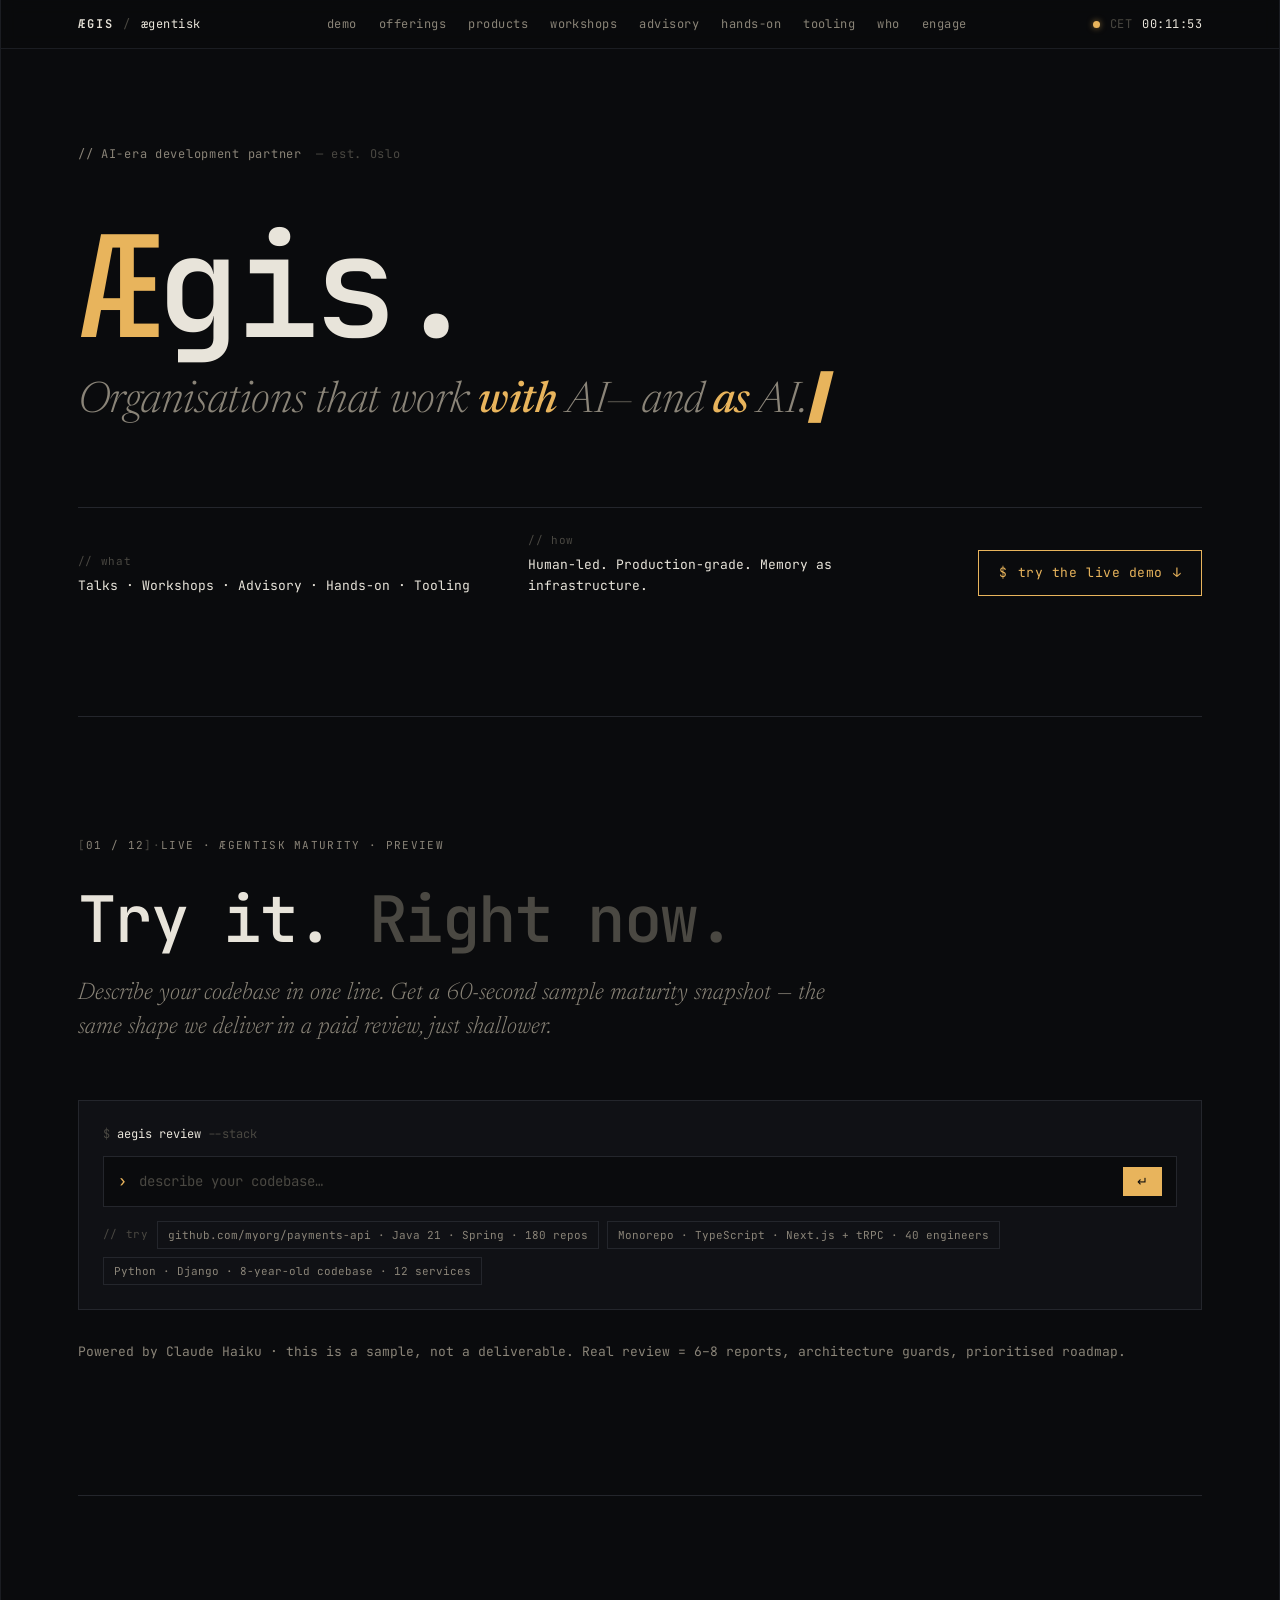
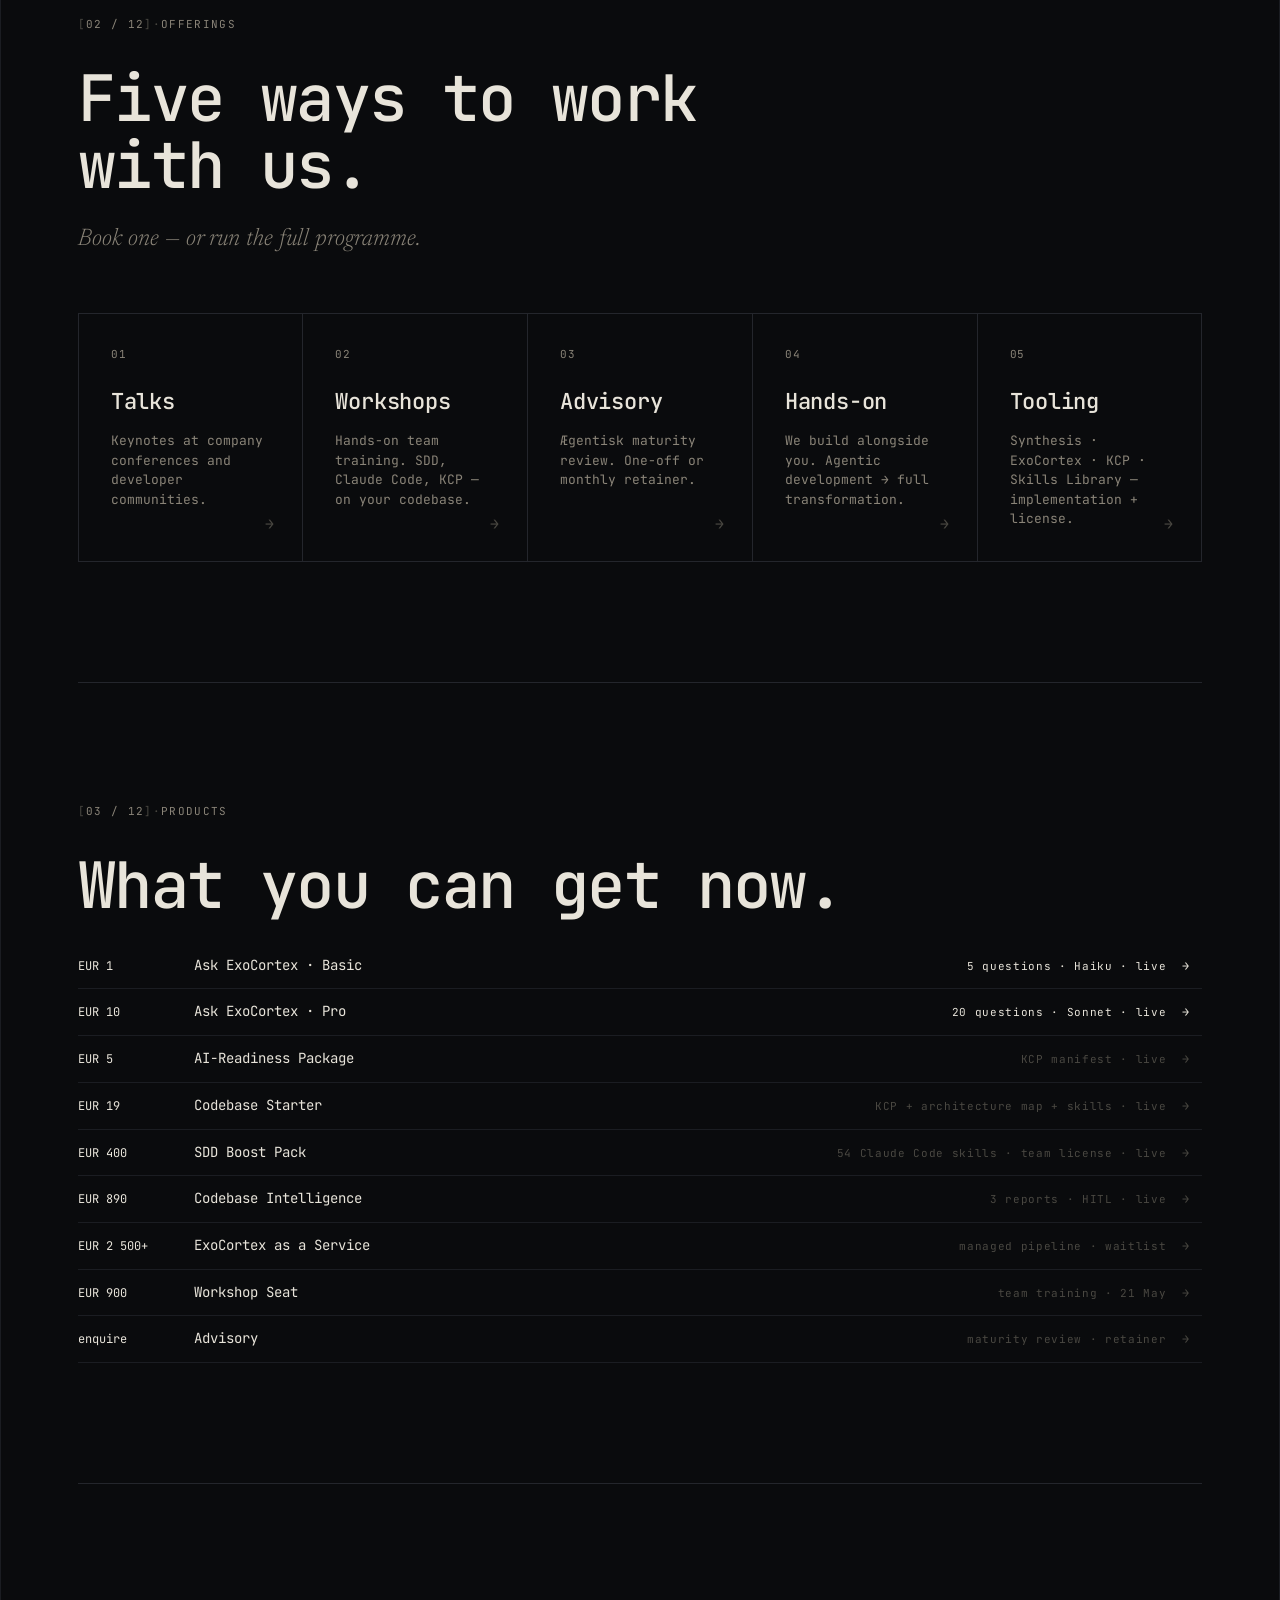
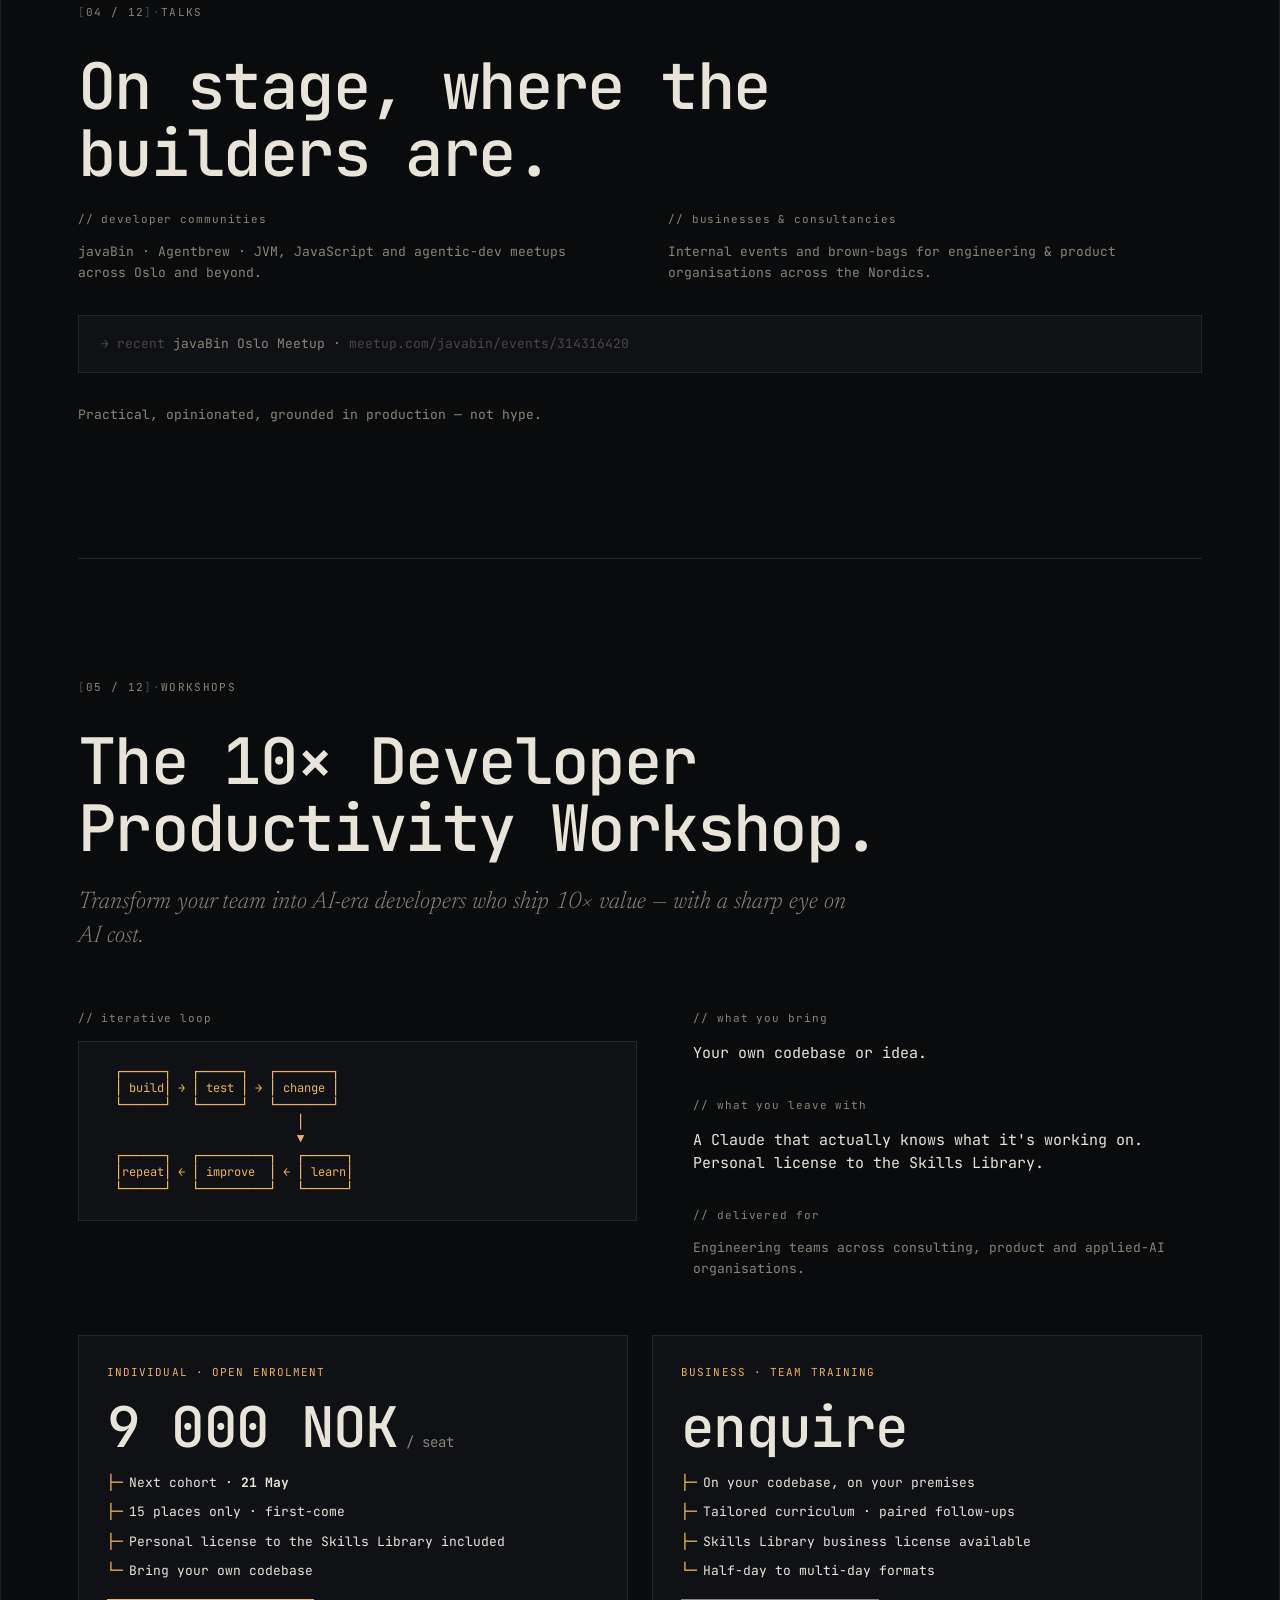
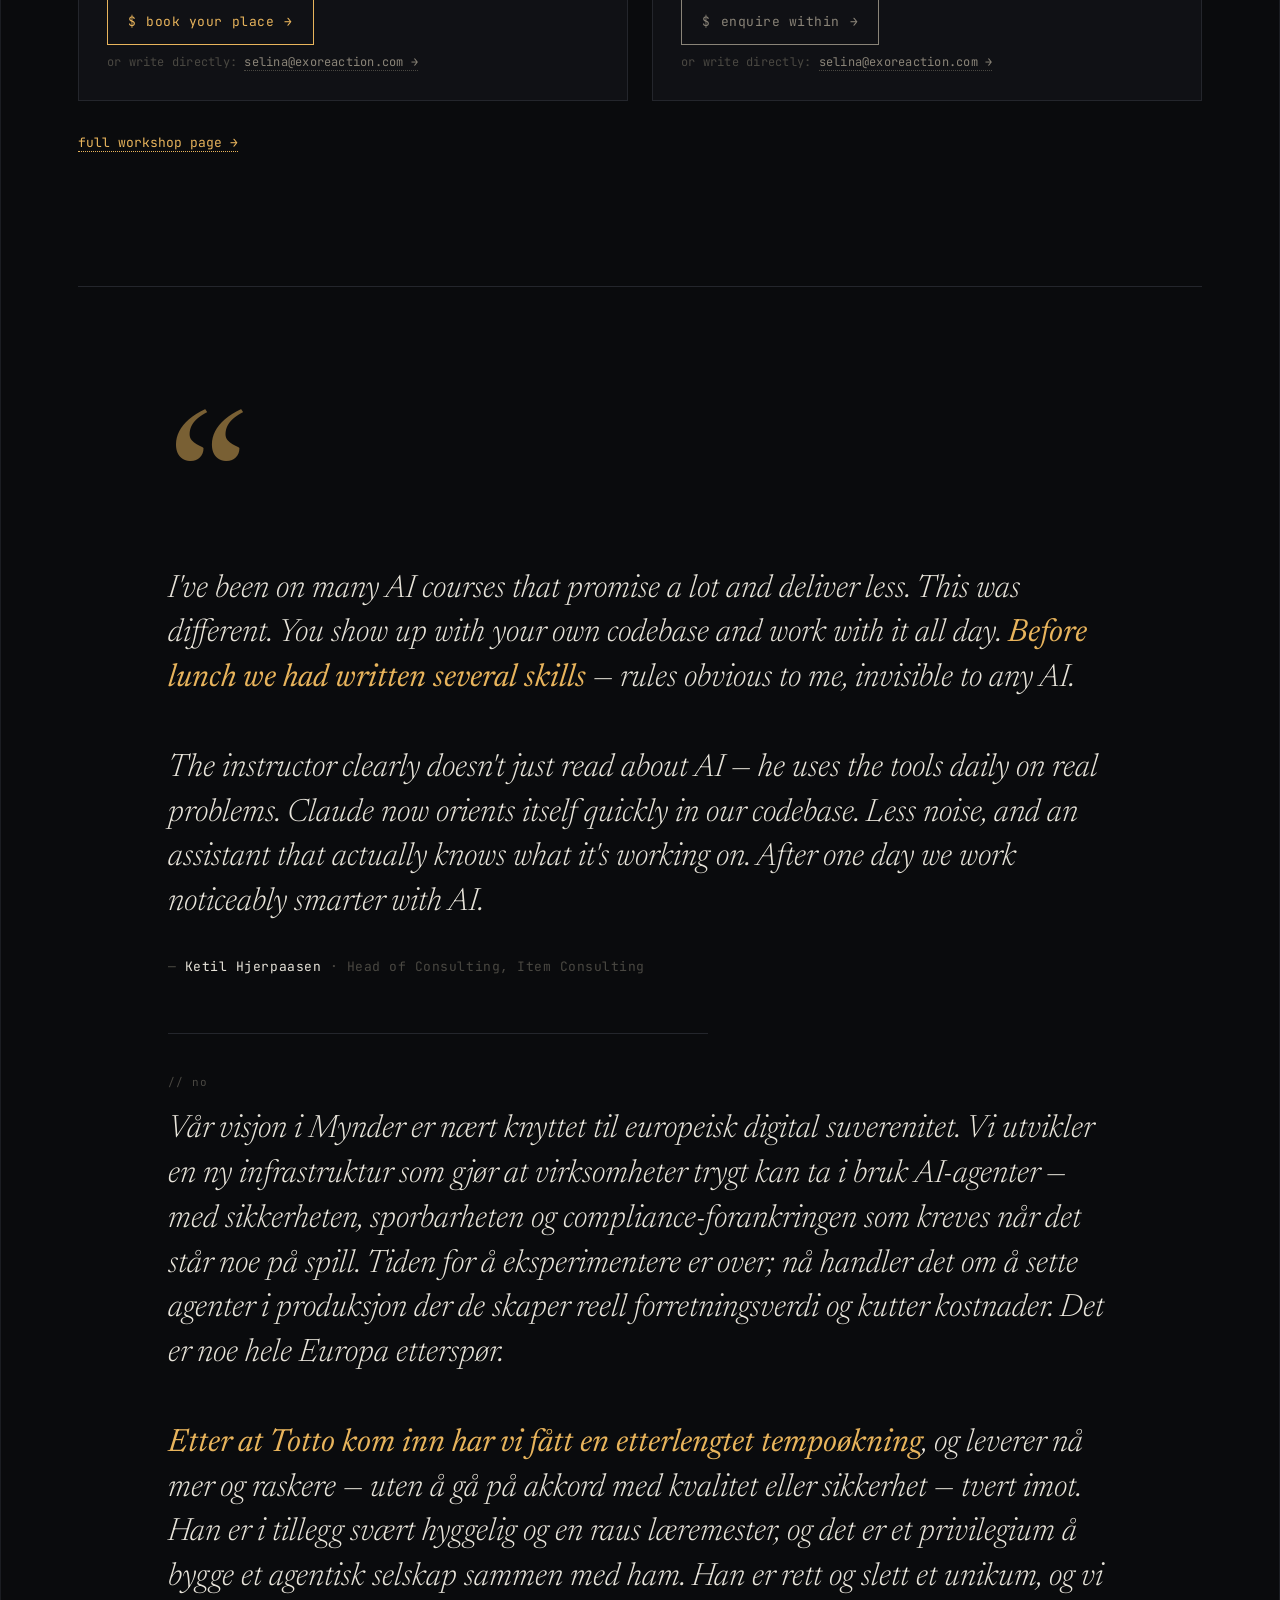
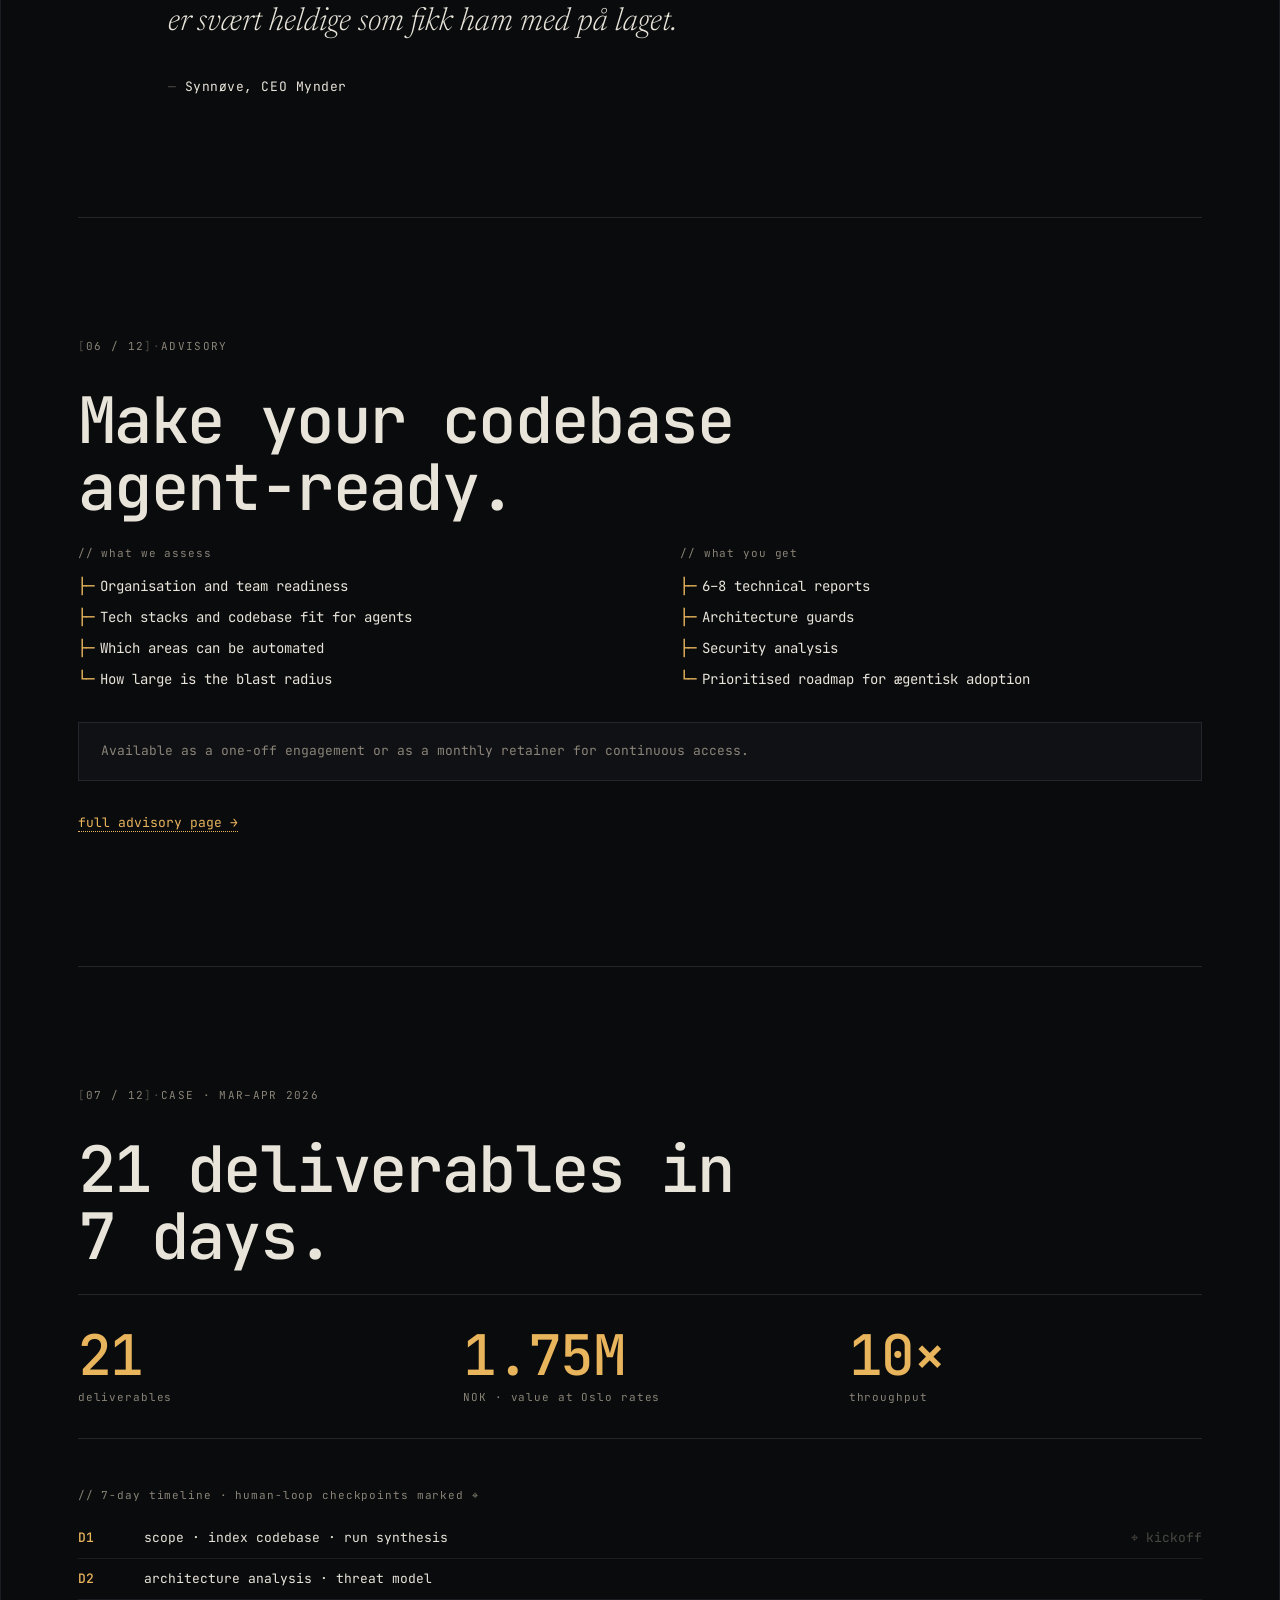
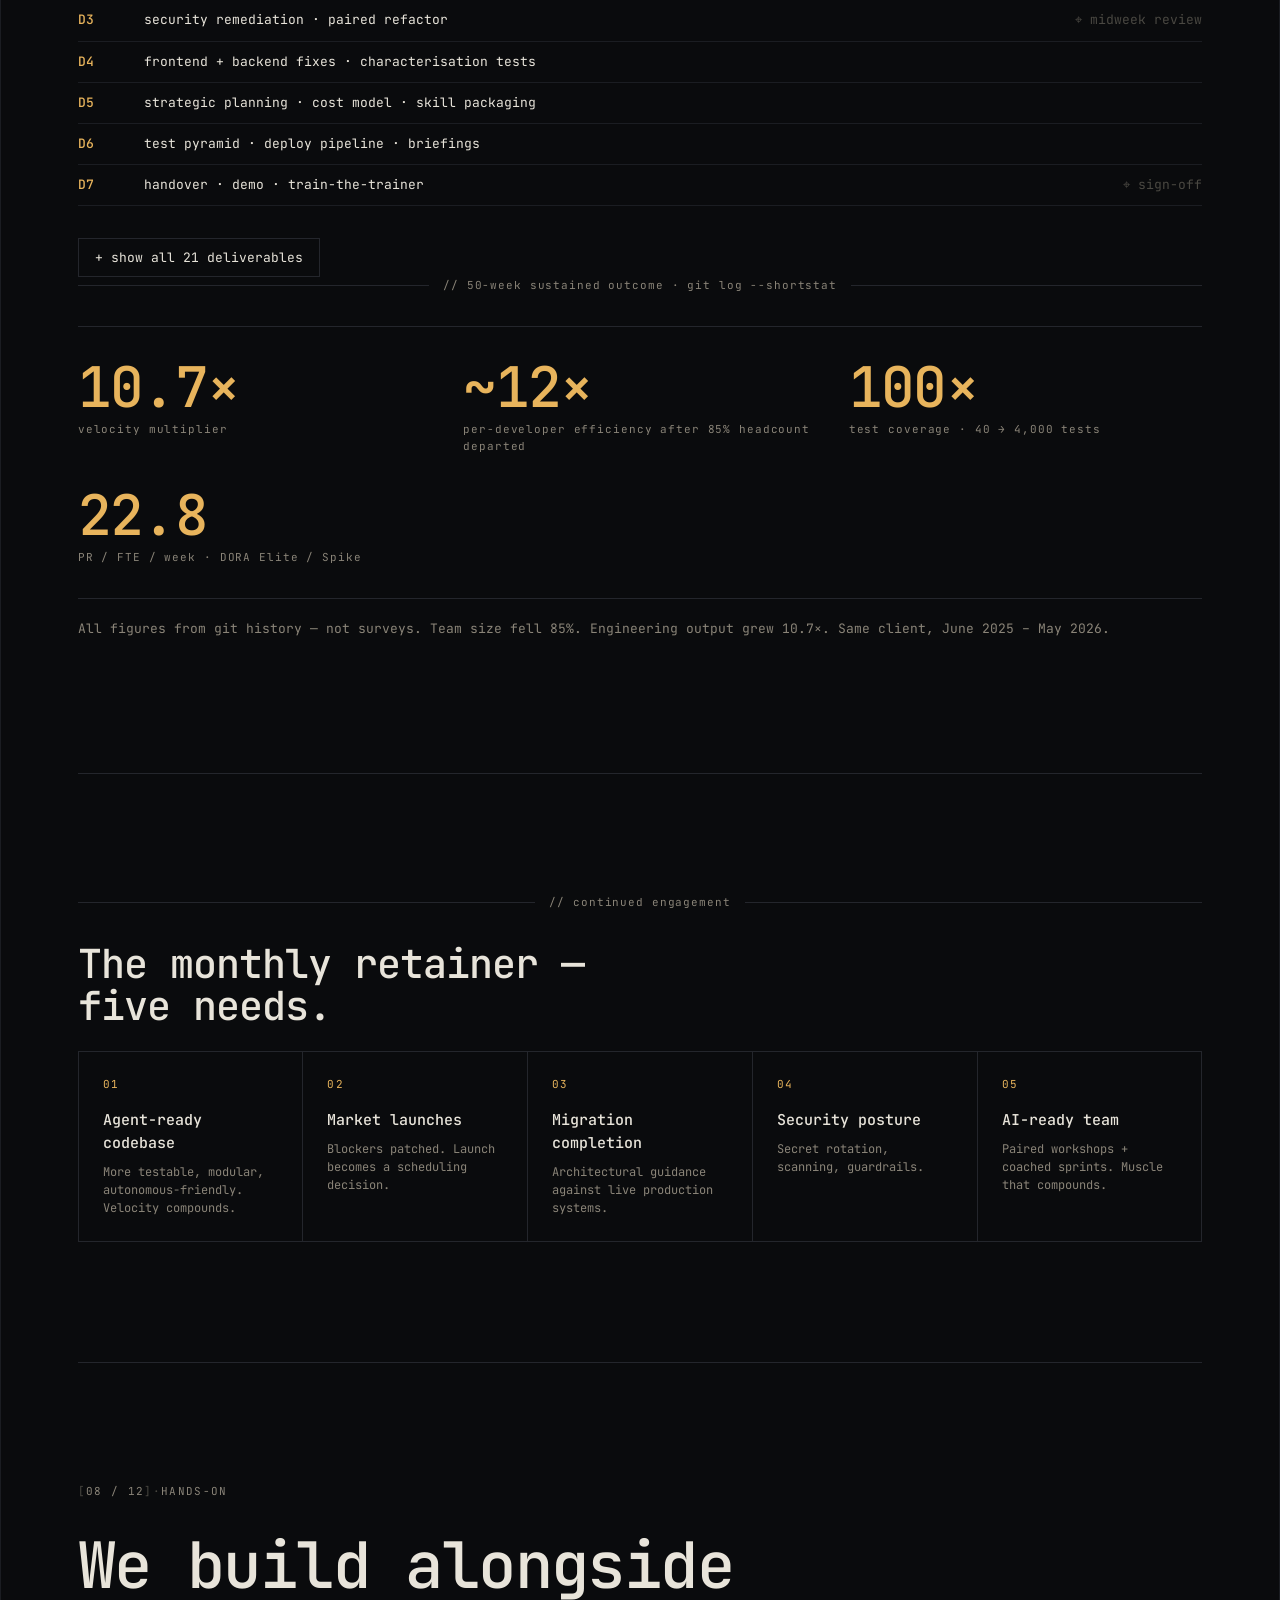
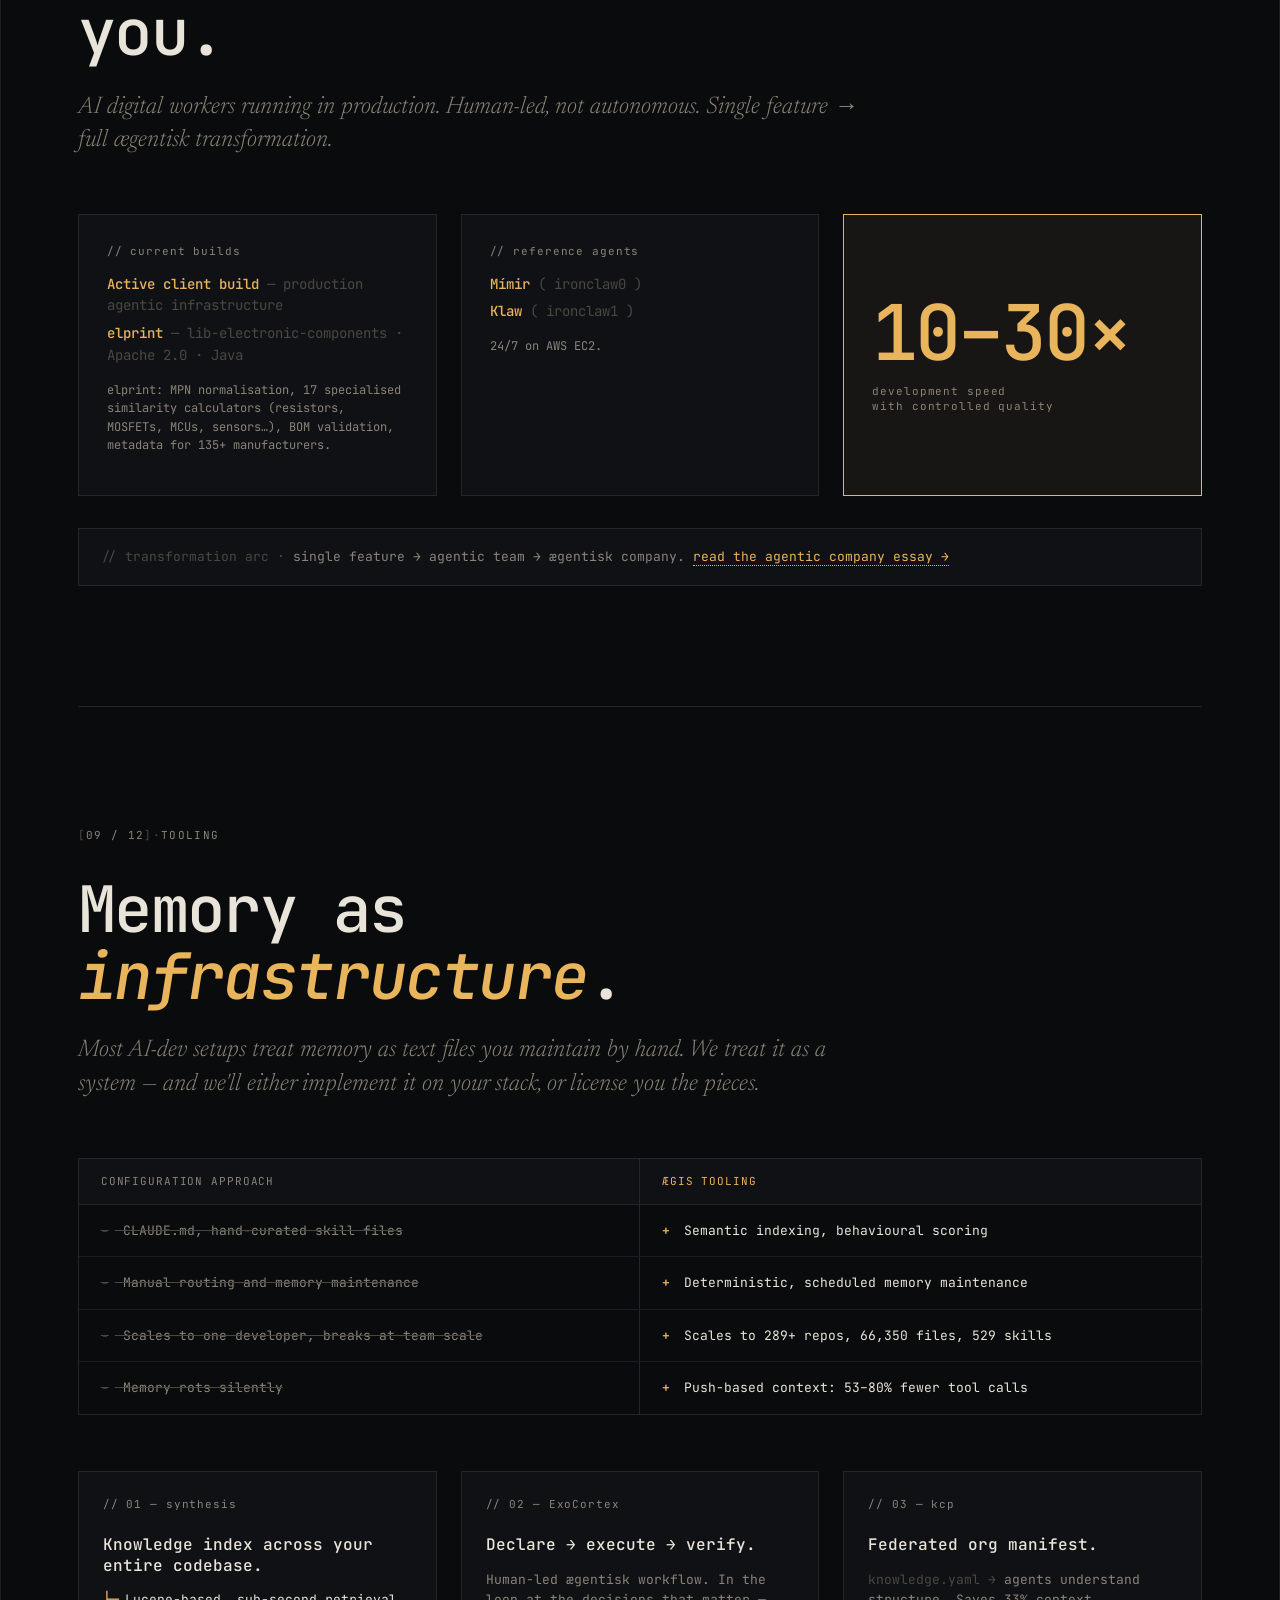
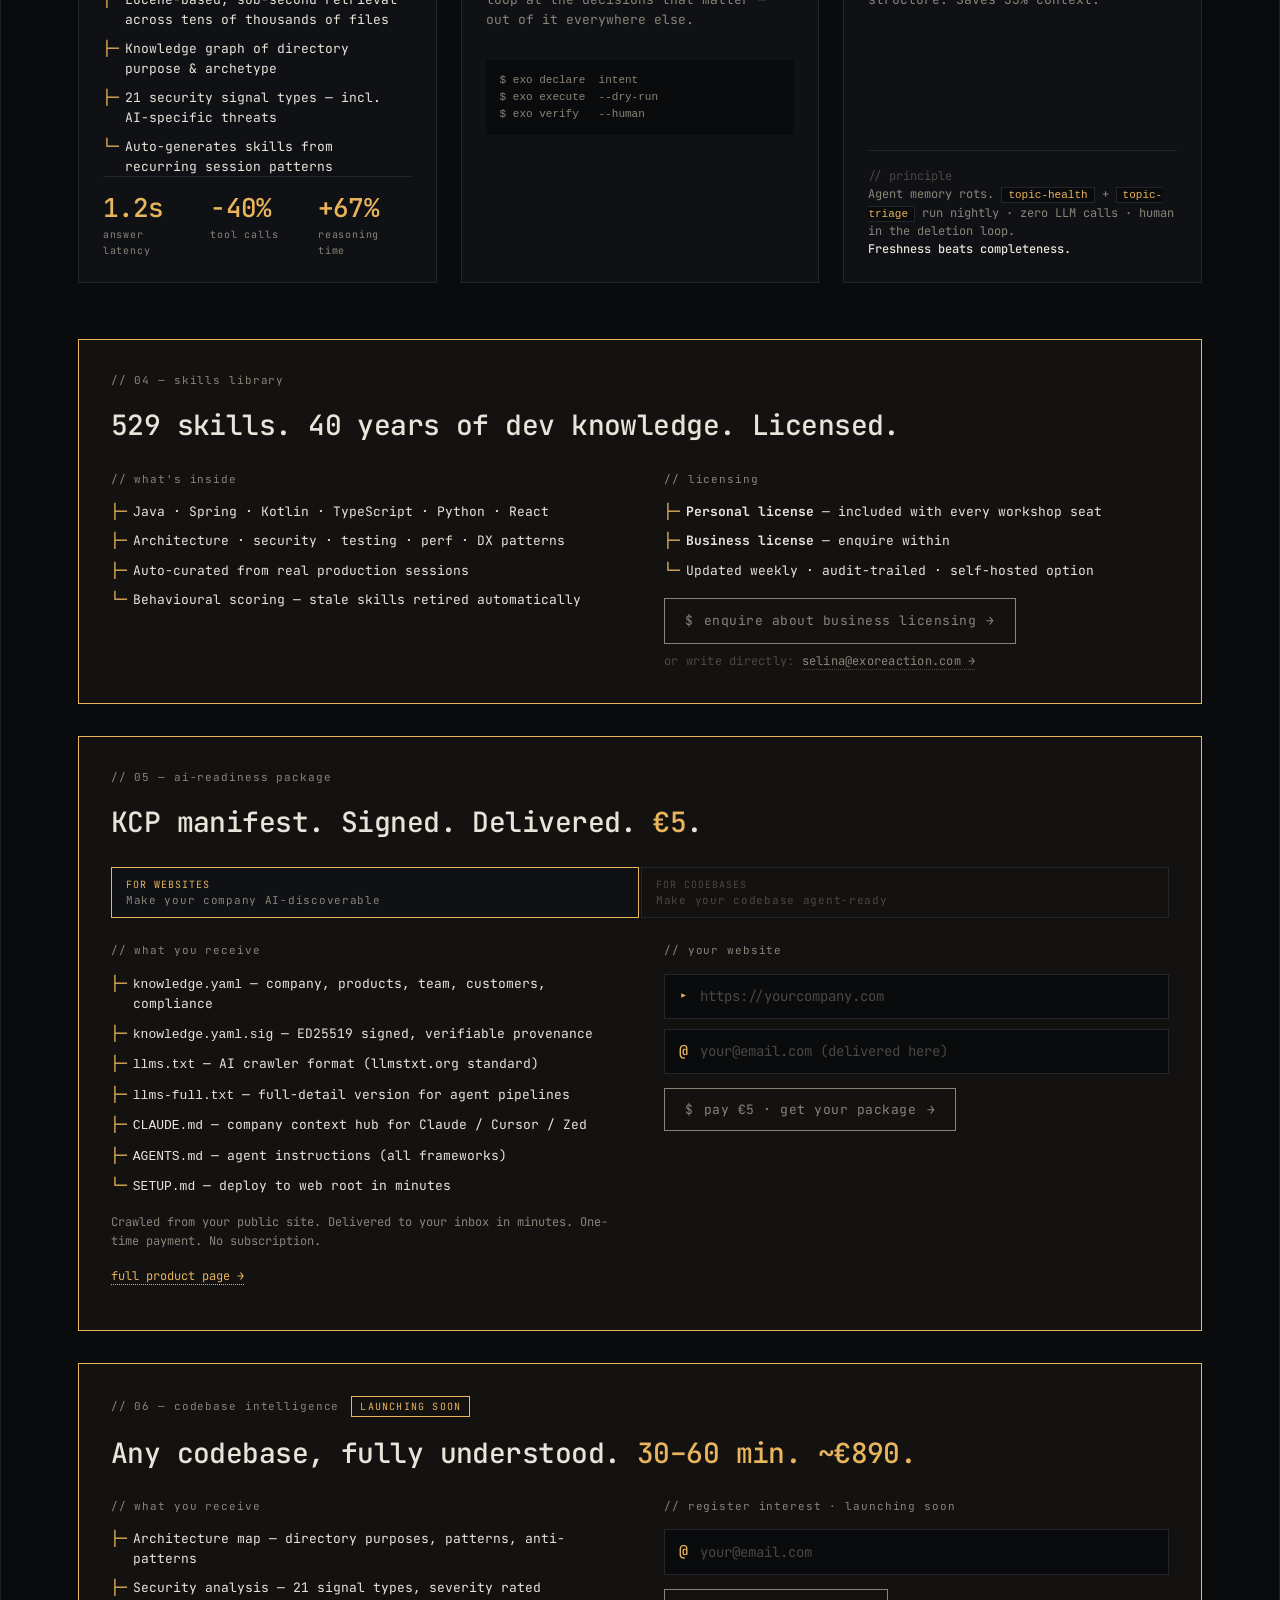
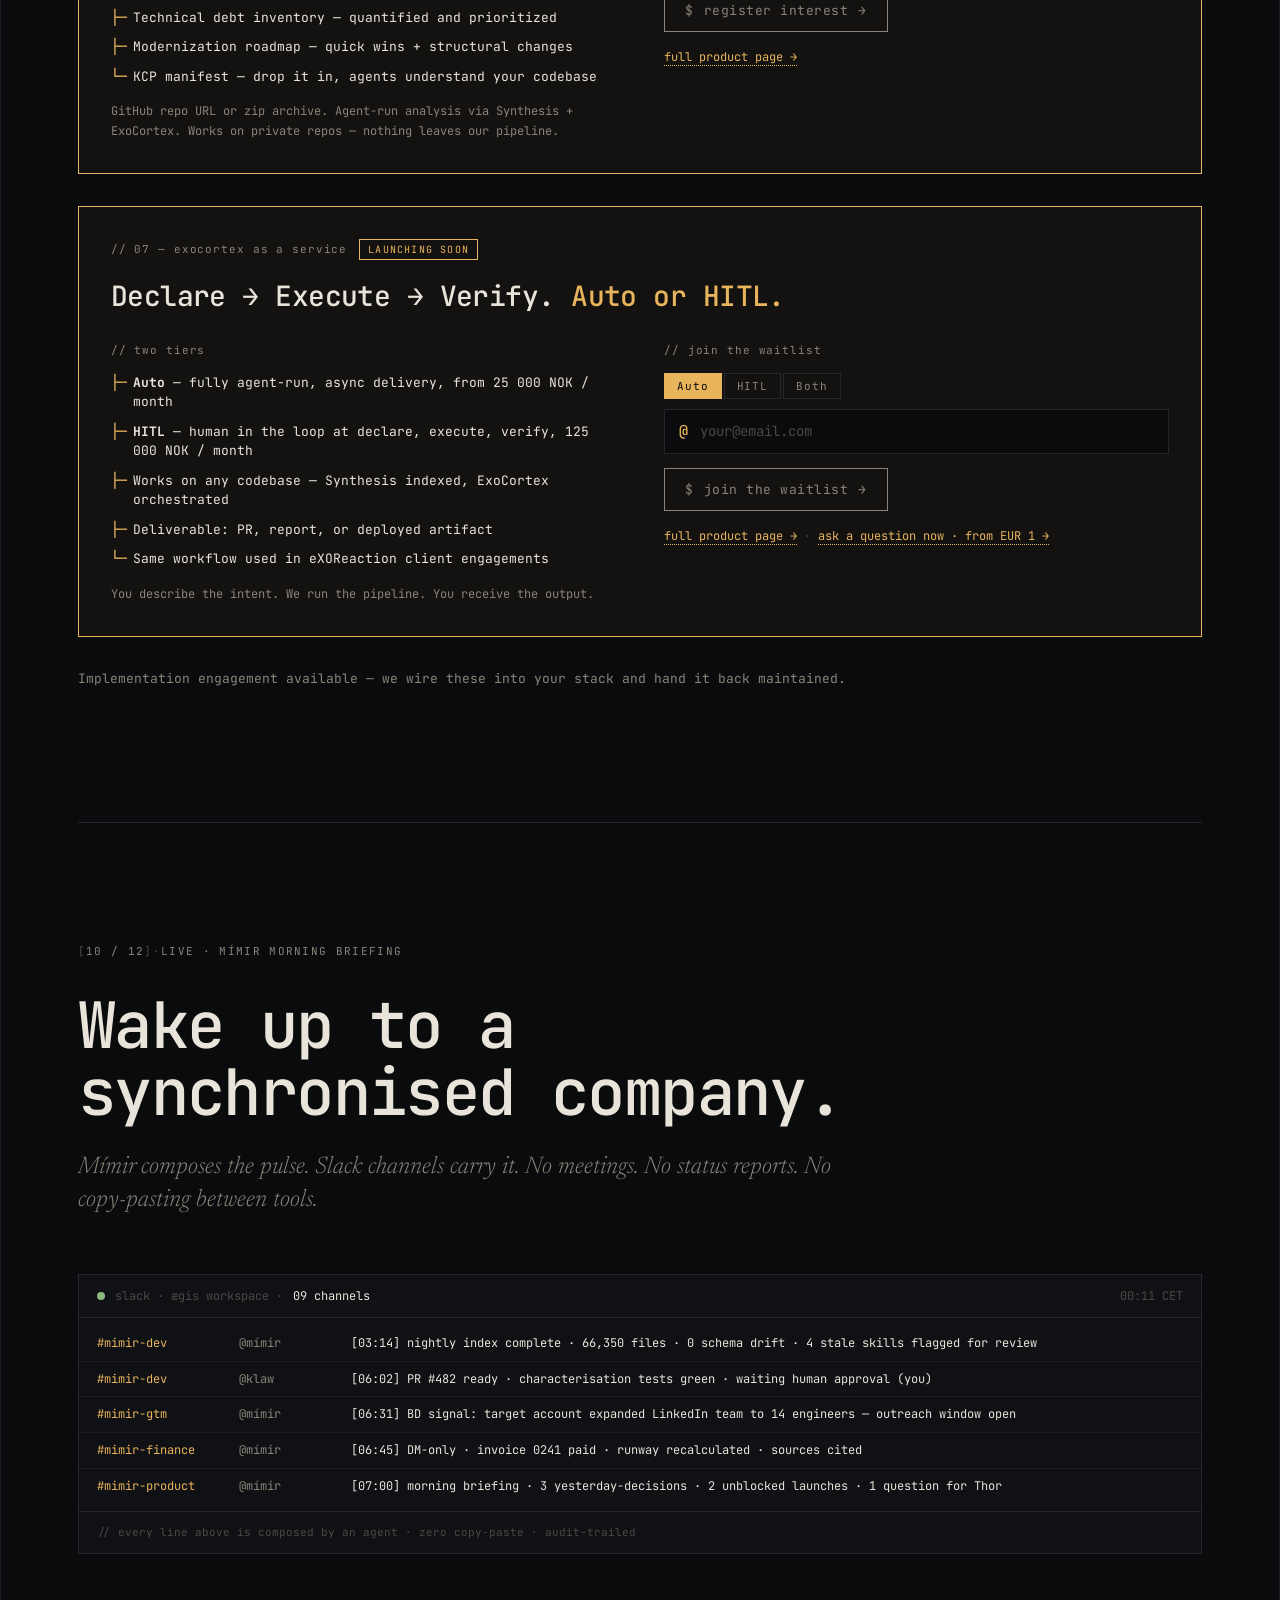
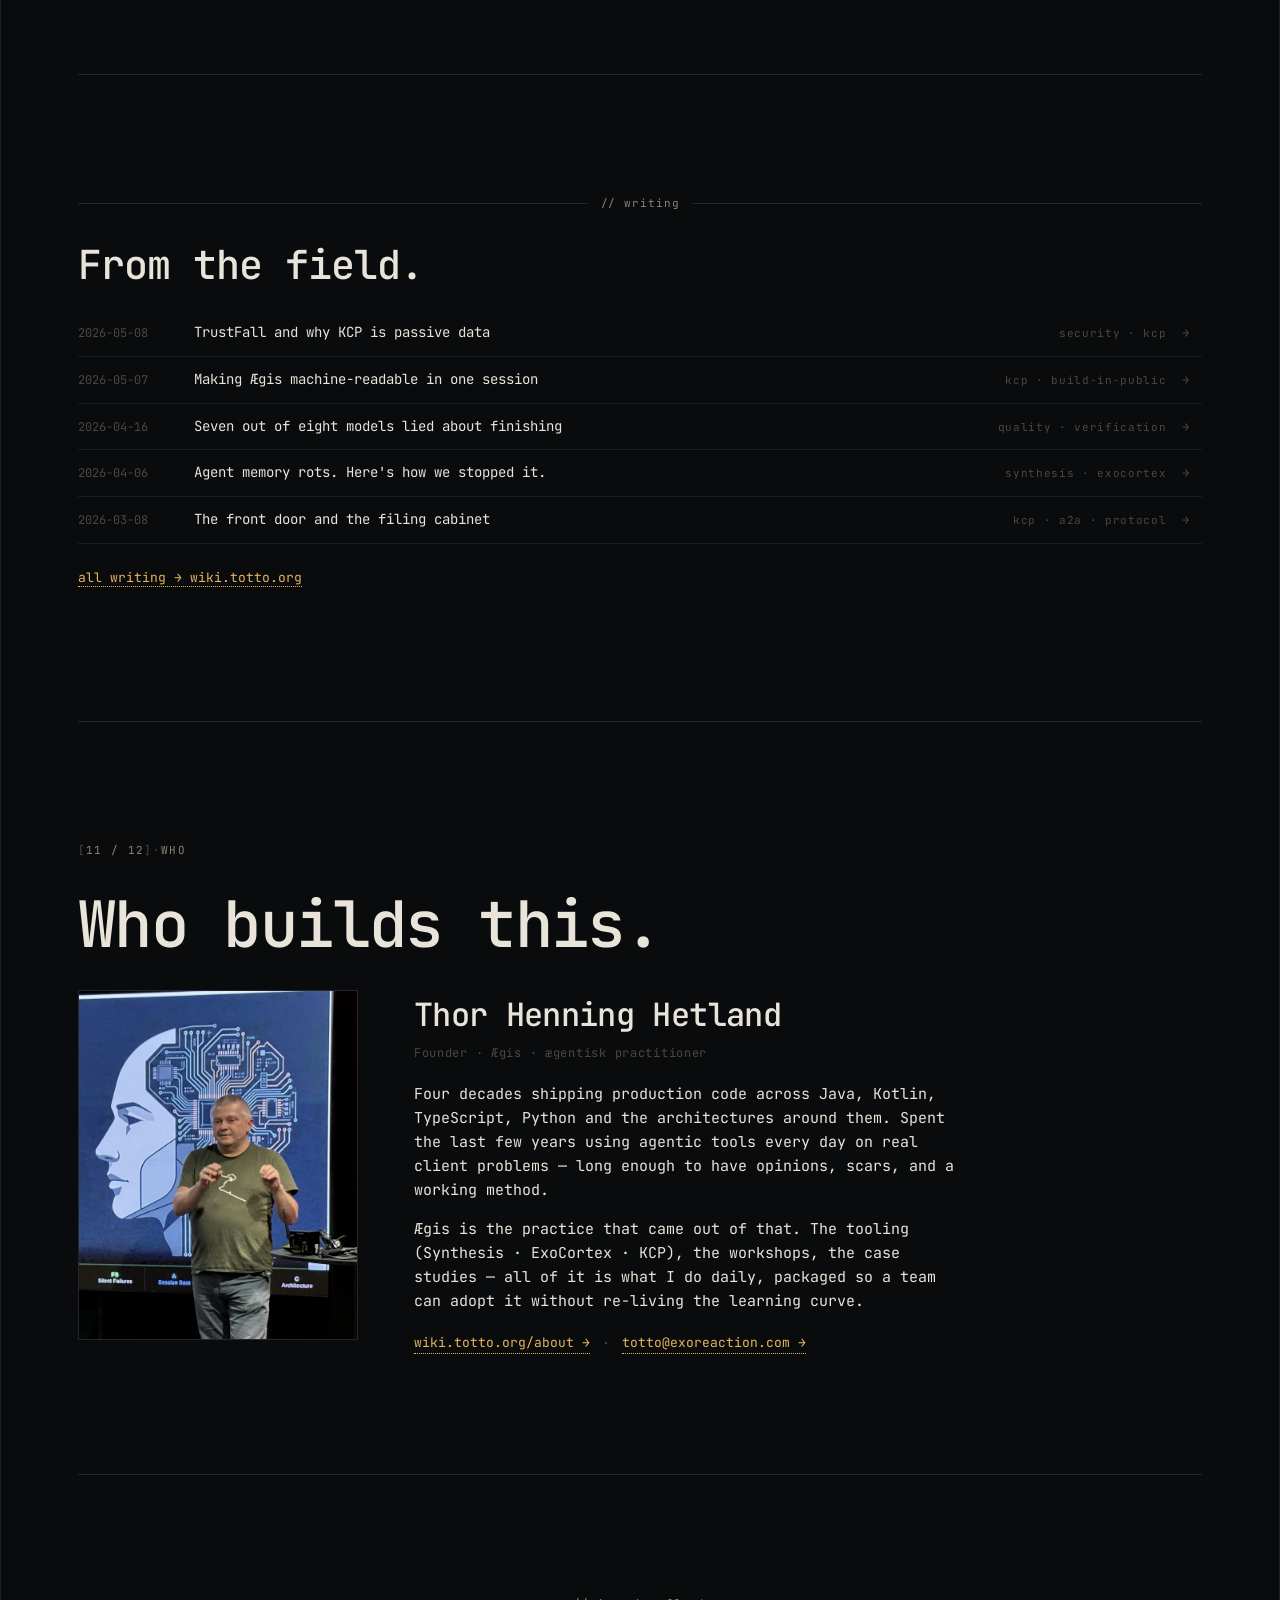
<file: index.html>
<!doctype html>
<html lang="en">
<head>
  <meta charset="utf-8" />
  <meta name="viewport" content="width=device-width, initial-scale=1" />
  <title>Ægis · Ægentisk — AI-era development partner</title>

  <meta name="description" content="Organisations that work with AI — and as AI. Talks, workshops, advisory, hands-on builds, and tooling from years of production use. Next workshop: 21 May." />
  <meta property="og:type" content="website" />
  <meta property="og:site_name" content="Ægis" />
  <meta property="og:title" content="Ægis · Ægentisk — AI-era development partner" />
  <meta property="og:description" content="Organisations that work with AI — and as AI. Talks, workshops, advisory, hands-on builds, and tooling from years of production use. Next workshop: 21 May." />
  <meta property="og:url" content="https://xn--gis-xla.no" />
  <meta property="og:image" content="https://xn--gis-xla.no/og-image.png" />
  <meta property="og:image:width" content="1200" />
  <meta property="og:image:height" content="675" />
  <meta name="twitter:card" content="summary_large_image" />
  <meta name="twitter:title" content="Ægis · Ægentisk — AI-era development partner" />
  <meta name="twitter:description" content="Organisations that work with AI — and as AI. Talks, workshops, advisory, hands-on builds, and tooling from years of production use." />
  <meta name="twitter:image" content="https://xn--gis-xla.no/og-image.png" />
  <link rel="canonical" href="https://xn--gis-xla.no/" />

  <link rel="preconnect" href="https://fonts.googleapis.com" />
  <link rel="preconnect" href="https://fonts.gstatic.com" crossorigin />
  <link href="https://fonts.googleapis.com/css2?family=JetBrains+Mono:wght@300;400;500;600&family=Newsreader:ital,opsz,wght@0,6..72,300;0,6..72,400;1,6..72,300;1,6..72,400&display=swap" rel="stylesheet" />
  <link rel="icon" href="favicon.svg" type="image/svg+xml" />
  <link rel="stylesheet" href="site.css" />

  <style>
    /* KCP Package top-level tab buttons */
    .kcp-tab-btn {
      flex: 1; background: transparent; color: var(--fg-dim);
      border: 1px solid var(--line); font-family: var(--t-mono);
      font-size: 12px; letter-spacing: 0.06em; padding: 10px 14px;
      cursor: pointer; text-align: left;
    }
    .kcp-tab-btn.active { background: var(--bg-2); color: var(--fg); border-color: var(--accent-hex); }
    .kcp-tab-label { font-size: 10px; letter-spacing: 0.1em; margin-bottom: 2px; color: var(--fg-dim); }
    .kcp-tab-btn.active .kcp-tab-label { color: var(--accent-hex); }
    .kcp-tab-sub { font-size: 11px; color: var(--fg-dim); }
    .kcp-tab-btn.active .kcp-tab-sub { color: var(--fg-mute); }
    /* KCP code input sub-tab buttons */
    .kcp-input-btn {
      background: transparent; color: var(--fg-mute); border: 1px solid var(--line);
      font-family: var(--t-mono); font-size: 11px; letter-spacing: 0.08em;
      padding: 4px 10px; cursor: pointer;
    }
    .kcp-input-btn.active { background: var(--accent-hex); color: var(--bg); border-color: var(--accent-hex); }
    /* ExoCortex tier buttons */
    .exo-tier-btn {
      background: transparent; color: var(--fg-mute); border: 1px solid var(--line);
      font-family: var(--t-mono); font-size: 11px; letter-spacing: 0.08em;
      padding: 5px 12px; cursor: pointer;
    }
    .exo-tier-btn.active { background: var(--accent-hex); color: var(--bg); border-color: var(--accent-hex); }
    /* Inline form error / success */
    .form-error { font-size: 12px; color: var(--accent-hex); letter-spacing: 0.02em; display: none; }
    .form-success { font-size: 13px; color: var(--accent-hex); margin-top: 8px; line-height: 1.8; display: none; }
  </style>
</head>
<body>
  <div class="page">

    <!-- ===== header ===== -->
    <header class="topbar">
      <div class="topbar-row">
        <div class="topbar-left">
          <span class="brand">ÆGIS</span>
          <span class="dim">/</span>
          <span>ægentisk</span>
        </div>
        <nav class="topbar-nav">
          <a href="#demo">demo</a>
          <a href="#offerings">offerings</a>
          <a href="#products">products</a>
          <a href="workshops.html">workshops</a>
          <a href="advisory.html">advisory</a>
          <a href="#hands-on">hands-on</a>
          <a href="#tooling">tooling</a>
          <a href="#who">who</a>
          <a href="#engage">engage</a>
        </nav>
        <div class="topbar-right">
          <span class="status-dot"></span>
          <span class="dim">CET</span>
          <span class="mono-time" id="header-clock"></span>
          <button class="hamburger" id="hamburger-btn" aria-label="menu">
            <span></span><span></span><span></span>
          </button>
        </div>
      </div>
      <div class="mobile-nav" id="mobile-nav" style="display:none">
        <a href="#demo">demo</a>
        <a href="#offerings">offerings</a>
        <a href="#products">products</a>
        <a href="workshops.html">workshops</a>
        <a href="advisory.html">advisory</a>
        <a href="#hands-on">hands-on</a>
        <a href="#tooling">tooling</a>
        <a href="#who">who</a>
        <a href="#engage">engage</a>
      </div>
    </header>

    <main>

      <!-- ===== hero ===== -->
      <section class="hero" id="top">
        <div class="hero-meta">
          <span>// AI-era development partner</span>
          <span class="dim">— est. Oslo</span>
        </div>
        <h1 class="hero-title" id="hero-title" title="replay">
          <span class="headline" id="hero-headline">
            <span class="ltr lig">Æ</span>
            <span class="ltr">g</span>
            <span class="ltr">e</span>
            <span class="ltr">n</span>
            <span class="ltr">t</span>
            <span class="ltr">i</span>
            <span class="ltr">s</span>
            <span class="ltr">k</span>
            <span class="headline-caret" id="hero-caret">▍</span>
            <span class="headline-dot">.</span>
          </span>
          <br>
          <span class="hero-sub">
            Organisations that work <em>with</em> AI<span class="dim">—</span>
            and <em>as</em> AI.<span class="caret" aria-hidden="true">▍</span>
          </span>
        </h1>
        <div class="hero-foot">
          <div class="hero-foot-col">
            <div class="dim">// what</div>
            <div>Talks · Workshops · Advisory · Hands-on · Tooling</div>
          </div>
          <div class="hero-foot-col">
            <div class="dim">// how</div>
            <div>Human-led. Production-grade. Memory as infrastructure.</div>
          </div>
          <div class="hero-foot-col">
            <a class="cta-primary" href="#demo">
              <span>$</span> try the live demo <span class="arrow">↓</span>
            </a>
          </div>
        </div>
      </section>

      <!-- ===== demo / ask codebase ===== -->
      <section class="section" id="demo">
        <div class="section-label">
          <span class="dim">[</span><span> 01 / 12 </span><span class="dim">]</span>
          <span class="dim"> · </span><span>LIVE · ÆGENTISK MATURITY · PREVIEW</span>
        </div>
        <h2 class="section-title">Try it. <span class="dim">Right now.</span></h2>
        <p class="section-lede">
          Describe your codebase in one line. Get a 60-second sample maturity snapshot —
          the same shape we deliver in a paid review, just shallower.
        </p>
        <div class="demo-shell">
          <div class="demo-prompt">
            <span class="dim">$</span>
            <span> aegis review</span>
            <span class="dim"> --stack</span>
          </div>
          <div class="demo-input-row">
            <span class="prompt-arrow">›</span>
            <input type="text" class="demo-input" id="demo-input"
              placeholder="describe your codebase…" />
            <button class="demo-run" id="demo-run">↵</button>
          </div>
          <div class="demo-examples">
            <span class="dim">// try</span>
            <button class="demo-chip" data-example="github.com/myorg/payments-api · Java 21 · Spring · 180 repos">github.com/myorg/payments-api · Java 21 · Spring · 180 repos</button>
            <button class="demo-chip" data-example="Monorepo · TypeScript · Next.js + tRPC · 40 engineers">Monorepo · TypeScript · Next.js + tRPC · 40 engineers</button>
            <button class="demo-chip" data-example="Python · Django · 8-year-old codebase · 12 services">Python · Django · 8-year-old codebase · 12 services</button>
          </div>
          <pre class="demo-output" id="demo-output" style="display:none"></pre>
        </div>
        <p class="footnote">
          Powered by Claude Haiku · this is a sample, not a deliverable. Real review = 6–8 reports, architecture guards, prioritised roadmap.
        </p>
      </section>

      <!-- ===== offerings ===== -->
      <section class="section" id="offerings">
        <div class="section-label">
          <span class="dim">[</span><span> 02 / 12 </span><span class="dim">]</span>
          <span class="dim"> · </span><span>OFFERINGS</span>
        </div>
        <h2 class="section-title">Five ways to work with us.</h2>
        <p class="section-lede">Book one — or run the full programme.</p>
        <div class="offer-grid five">
          <a class="offer" href="#talks">
            <div class="offer-num">01</div>
            <div class="offer-title">Talks</div>
            <div class="offer-desc">Keynotes at company conferences and developer communities.</div>
            <div class="offer-arrow">→</div>
          </a>
          <a class="offer" href="#workshops">
            <div class="offer-num">02</div>
            <div class="offer-title">Workshops</div>
            <div class="offer-desc">Hands-on team training. SDD, Claude Code, KCP — on your codebase.</div>
            <div class="offer-arrow">→</div>
          </a>
          <a class="offer" href="#advisory">
            <div class="offer-num">03</div>
            <div class="offer-title">Advisory</div>
            <div class="offer-desc">Ægentisk maturity review. One-off or monthly retainer.</div>
            <div class="offer-arrow">→</div>
          </a>
          <a class="offer" href="#hands-on">
            <div class="offer-num">04</div>
            <div class="offer-title">Hands-on</div>
            <div class="offer-desc">We build alongside you. Agentic development → full transformation.</div>
            <div class="offer-arrow">→</div>
          </a>
          <a class="offer" href="#tooling">
            <div class="offer-num">05</div>
            <div class="offer-title">Tooling</div>
            <div class="offer-desc">Synthesis · ExoCortex · KCP · Skills Library — implementation + license.</div>
            <div class="offer-arrow">→</div>
          </a>
        </div>
      </section>

      <!-- ===== products ===== -->
      <section class="section" id="products">
        <div class="section-label">
          <span class="dim">[</span><span> 03 / 12 </span><span class="dim">]</span>
          <span class="dim"> · </span><span>PRODUCTS</span>
        </div>
        <h2 class="section-title">What you can get now.</h2>
        <div class="writing-list">
          <a class="writing-row" href="ask-exocortex.html">
            <span class="writing-date">EUR 1</span>
            <span class="writing-title">Ask ExoCortex · Basic</span>
            <span class="writing-tag">5 questions · Haiku · live</span>
            <span class="writing-arrow">→</span>
          </a>
          <a class="writing-row" href="ask-exocortex.html">
            <span class="writing-date">EUR 10</span>
            <span class="writing-title">Ask ExoCortex · Pro</span>
            <span class="writing-tag">20 questions · Sonnet · live</span>
            <span class="writing-arrow">→</span>
          </a>
          <a class="writing-row" href="ai-readiness-package.html">
            <span class="writing-date">EUR 5</span>
            <span class="writing-title">AI-Readiness Package</span>
            <span class="writing-tag dim">KCP manifest · live</span>
            <span class="writing-arrow dim">→</span>
          </a>
          <a class="writing-row" href="kcp-skills.html">
            <span class="writing-date">EUR 19</span>
            <span class="writing-title">Codebase Starter</span>
            <span class="writing-tag dim">KCP + architecture map + skills · live</span>
            <span class="writing-arrow dim">→</span>
          </a>
          <a class="writing-row" href="sdd-boost-pack.html">
            <span class="writing-date">EUR 400</span>
            <span class="writing-title">SDD Boost Pack</span>
            <span class="writing-tag dim">54 Claude Code skills · team license · live</span>
            <span class="writing-arrow dim">→</span>
          </a>
          <a class="writing-row" href="codebase-intelligence.html">
            <span class="writing-date">EUR 890</span>
            <span class="writing-title">Codebase Intelligence</span>
            <span class="writing-tag dim">3 reports · HITL · live</span>
            <span class="writing-arrow dim">→</span>
          </a>
          <a class="writing-row" href="exocortex-as-a-service.html">
            <span class="writing-date">EUR 2 500+</span>
            <span class="writing-title">ExoCortex as a Service</span>
            <span class="writing-tag dim">managed pipeline · waitlist</span>
            <span class="writing-arrow dim">→</span>
          </a>
          <a class="writing-row" href="workshops.html">
            <span class="writing-date">EUR 900</span>
            <span class="writing-title">Workshop Seat</span>
            <span class="writing-tag dim">team training · 21 May</span>
            <span class="writing-arrow dim">→</span>
          </a>
          <a class="writing-row" href="advisory.html">
            <span class="writing-date">enquire</span>
            <span class="writing-title">Advisory</span>
            <span class="writing-tag dim">maturity review · retainer</span>
            <span class="writing-arrow dim">→</span>
          </a>
        </div>
      </section>

      <!-- ===== talks ===== -->
      <section class="section" id="talks">
        <div class="section-label">
          <span class="dim">[</span><span> 04 / 12 </span><span class="dim">]</span>
          <span class="dim"> · </span><span>TALKS</span>
        </div>
        <h2 class="section-title">On stage, where the builders are.</h2>
        <div class="two-col">
          <div>
            <div class="col-label">// developer communities</div>
            <p class="footnote" style="margin:0">javaBin · Agentbrew · JVM, JavaScript and agentic-dev meetups across Oslo and beyond.</p>
          </div>
          <div>
            <div class="col-label">// businesses &amp; consultancies</div>
            <p class="footnote" style="margin:0">Internal events and brown-bags for engineering &amp; product organisations across the Nordics.</p>
          </div>
        </div>
        <div class="callout">
          <span class="dim">→ recent</span>
          <span> javaBin Oslo Meetup · </span>
          <span class="dim">meetup.com/javabin/events/314316420</span>
        </div>
        <p class="footnote">Practical, opinionated, grounded in production — not hype.</p>
      </section>

      <!-- ===== workshops ===== -->
      <section class="section" id="workshops">
        <div class="section-label">
          <span class="dim">[</span><span> 05 / 12 </span><span class="dim">]</span>
          <span class="dim"> · </span><span>WORKSHOPS</span>
        </div>
        <h2 class="section-title">The 10× Developer Productivity Workshop.</h2>
        <p class="section-lede">
          Transform your team into AI-era developers who ship 10× value — with a sharp eye on AI cost.
        </p>
        <div class="workshop-grid">
          <div class="workshop-loop">
            <div class="col-label">// iterative loop</div>
            <pre class="ascii">  ┌──────┐   ┌──────┐   ┌────────┐
  │ build│ → │ test │ → │ change │
  └──────┘   └──────┘   └────────┘
                            │
                            ▼
  ┌──────┐   ┌──────────┐   ┌──────┐
  │repeat│ ← │ improve  │ ← │ learn│
  └──────┘   └──────────┘   └──────┘</pre>
          </div>
          <div>
            <div class="col-label">// what you bring</div>
            <p>Your own codebase or idea.</p>
            <div class="col-label spaced">// what you leave with</div>
            <p>A Claude that actually knows what it's working on. Personal license to the Skills Library.</p>
            <div class="col-label spaced">// delivered for</div>
            <p class="footnote" style="margin:0">Engineering teams across consulting, product and applied-AI organisations.</p>
          </div>
        </div>
        <div class="pricing-grid">
          <div class="price-card">
            <div class="price-tag">INDIVIDUAL · OPEN ENROLMENT</div>
            <div class="price-headline">
              <span class="price-amount">9 000 NOK</span>
              <span class="price-unit">/ seat</span>
            </div>
            <ul class="check-list dense">
              <li>Next cohort · <strong>21 May</strong></li>
              <li>15 places only · first-come</li>
              <li>Personal license to the Skills Library included</li>
              <li>Bring your own codebase</li>
            </ul>
            <div class="cta-with-foot">
              <a class="cta-primary"
                 href="mailto:selina@exoreaction.com?subject=Workshop%2021%20May%20-%20book%20a%20seat"
                 onclick="copyAndToast('selina@exoreaction.com')">
                <span>$</span> book your place <span class="arrow">→</span>
              </a>
              <div class="mail-cta-foot">
                <span class="dim">or write directly:</span>
                <a class="mail-cta-link" href="mailto:selina@exoreaction.com"
                   onclick="copyAndToast('selina@exoreaction.com')">
                  selina@exoreaction.com <span class="arrow">→</span>
                </a>
              </div>
            </div>
          </div>
          <div class="price-card">
            <div class="price-tag">BUSINESS · TEAM TRAINING</div>
            <div class="price-headline">
              <span class="price-amount">enquire</span>
            </div>
            <ul class="check-list dense">
              <li>On your codebase, on your premises</li>
              <li>Tailored curriculum · paired follow-ups</li>
              <li>Skills Library business license available</li>
              <li>Half-day to multi-day formats</li>
            </ul>
            <div class="cta-with-foot">
              <a class="cta-primary outline"
                 href="mailto:selina@exoreaction.com?subject=Business%20workshop%20enquiry"
                 onclick="copyAndToast('selina@exoreaction.com')">
                <span>$</span> enquire within <span class="arrow">→</span>
              </a>
              <div class="mail-cta-foot">
                <span class="dim">or write directly:</span>
                <a class="mail-cta-link" href="mailto:selina@exoreaction.com"
                   onclick="copyAndToast('selina@exoreaction.com')">
                  selina@exoreaction.com <span class="arrow">→</span>
                </a>
              </div>
            </div>
          </div>
        </div>
        <p class="footnote" style="margin-top:32px">
          <a href="workshops.html" class="link-amber">full workshop page →</a>
        </p>
      </section>

      <!-- ===== testimonial ===== -->
      <section class="section testimonial" id="testimonial">
        <div class="quote-mark">&ldquo;</div>
        <blockquote>
          I've been on many AI courses that promise a lot and deliver less. This was different.
          You show up with your own codebase and work with it all day.
          <strong> Before lunch we had written several skills</strong> — rules obvious to me, invisible to any AI.
          <br><br>
          The instructor clearly doesn't just read about AI — he uses the tools daily on real
          problems. Claude now orients itself quickly in our codebase. Less noise, and an assistant
          that actually knows what it's working on. After one day we work noticeably smarter with AI.
        </blockquote>
        <div class="quote-attr">
          <span class="dim">—</span> Ketil Hjerpaasen <span class="dim">·</span>
          <span class="dim">Head of Consulting, Item Consulting</span>
        </div>
        <div class="quote-divider"></div>
        <div class="quote-lang dim">// no</div>
        <blockquote lang="no">
          Vår visjon i Mynder er nært knyttet til europeisk digital suverenitet. Vi utvikler en ny
          infrastruktur som gjør at virksomheter trygt kan ta i bruk AI-agenter — med sikkerheten,
          sporbarheten og compliance-forankringen som kreves når det står noe på spill. Tiden for å
          eksperimentere er over; nå handler det om å sette agenter i produksjon der de skaper reell
          forretningsverdi og kutter kostnader. Det er noe hele Europa etterspør.
          <br><br>
          <strong>Etter at Totto kom inn har vi fått en etterlengtet tempoøkning</strong>, og leverer
          nå mer og raskere — uten å gå på akkord med kvalitet eller sikkerhet — tvert imot. Han er i
          tillegg svært hyggelig og en raus læremester, og det er et privilegium å bygge et agentisk
          selskap sammen med ham. Han er rett og slett et unikum, og vi er svært heldige som fikk ham
          med på laget.
        </blockquote>
        <div class="quote-attr">
          <span class="dim">—</span> Synnøve, CEO Mynder
        </div>
      </section>

      <!-- ===== advisory ===== -->
      <section class="section" id="advisory">
        <div class="section-label">
          <span class="dim">[</span><span> 06 / 12 </span><span class="dim">]</span>
          <span class="dim"> · </span><span>ADVISORY</span>
        </div>
        <h2 class="section-title">Make your codebase agent-ready.</h2>
        <div class="two-col gap-wide">
          <div>
            <div class="col-label">// what we assess</div>
            <ul class="check-list">
              <li>Organisation and team readiness</li>
              <li>Tech stacks and codebase fit for agents</li>
              <li>Which areas can be automated</li>
              <li>How large is the blast radius</li>
            </ul>
          </div>
          <div>
            <div class="col-label">// what you get</div>
            <ul class="check-list">
              <li>6–8 technical reports</li>
              <li>Architecture guards</li>
              <li>Security analysis</li>
              <li>Prioritised roadmap for ægentisk adoption</li>
            </ul>
          </div>
        </div>
        <div class="callout">
          Available as a one-off engagement or as a monthly retainer for continuous access.
        </div>
        <p class="footnote" style="margin-top:32px">
          <a href="advisory.html" class="link-amber">full advisory page →</a>
        </p>
      </section>

      <!-- ===== case study ===== -->
      <section class="section case" id="case">
        <div class="section-label">
          <span class="dim">[</span><span> 07 / 12 </span><span class="dim">]</span>
          <span class="dim"> · </span><span>CASE · MAR–APR 2026</span>
        </div>
        <h2 class="section-title">21 deliverables in 7 days.</h2>
        <div class="case-stats">
          <div class="stat"><div class="stat-value">21</div><div class="stat-label">deliverables</div></div>
          <div class="stat"><div class="stat-value">1.75M</div><div class="stat-label">NOK · value at Oslo rates</div></div>
          <div class="stat"><div class="stat-value">10×</div><div class="stat-label">throughput</div></div>
        </div>
        <div class="case-timeline">
          <div class="col-label">// 7-day timeline · human-loop checkpoints marked ⌖</div>
          <ol class="case-days">
            <li><span class="case-day">D1</span> <span class="case-act">scope · index codebase · run synthesis</span> <span class="dim">⌖ kickoff</span></li>
            <li><span class="case-day">D2</span> <span class="case-act">architecture analysis · threat model</span></li>
            <li><span class="case-day">D3</span> <span class="case-act">security remediation · paired refactor</span> <span class="dim">⌖ midweek review</span></li>
            <li><span class="case-day">D4</span> <span class="case-act">frontend + backend fixes · characterisation tests</span></li>
            <li><span class="case-day">D5</span> <span class="case-act">strategic planning · cost model · skill packaging</span></li>
            <li><span class="case-day">D6</span> <span class="case-act">test pyramid · deploy pipeline · briefings</span></li>
            <li><span class="case-day">D7</span> <span class="case-act">handover · demo · train-the-trainer</span> <span class="dim">⌖ sign-off</span></li>
          </ol>
        </div>
        <div class="case-deliverables">
          <button class="case-toggle" id="case-toggle-btn">+ show all 21 deliverables</button>
          <div class="case-grid" id="case-grid" style="display:none">
            <div class="case-item"><span class="case-id">D01</span><span class="case-title">Architecture map · all 12 services</span><span class="case-how dim">// synthesis index</span></div>
            <div class="case-item"><span class="case-id">D02</span><span class="case-title">Threat model · 21 signal types</span><span class="case-how dim">// automated scan + human review</span></div>
            <div class="case-item"><span class="case-id">D03</span><span class="case-title">Secret rotation · CI hardening</span><span class="case-how dim">// guardrail script + paired</span></div>
            <div class="case-item"><span class="case-id">D04</span><span class="case-title">Frontend perf budget + fixes</span><span class="case-how dim">// characterisation tests</span></div>
            <div class="case-item"><span class="case-id">D05</span><span class="case-title">Backend N+1 audit + remediation</span><span class="case-how dim">// pattern refactor</span></div>
            <div class="case-item"><span class="case-id">D06</span><span class="case-title">Database index review</span><span class="case-how dim">// query log analysis</span></div>
            <div class="case-item"><span class="case-id">D07</span><span class="case-title">API contract documentation</span><span class="case-how dim">// auto-generated + reviewed</span></div>
            <div class="case-item"><span class="case-id">D08</span><span class="case-title">Test pyramid restructure</span><span class="case-how dim">// characterisation testing</span></div>
            <div class="case-item"><span class="case-id">D09</span><span class="case-title">Deploy pipeline v2 · canary</span><span class="case-how dim">// human-led rewrite</span></div>
            <div class="case-item"><span class="case-id">D10</span><span class="case-title">Observability stack · traces</span><span class="case-how dim">// agent-paired</span></div>
            <div class="case-item"><span class="case-id">D11</span><span class="case-title">Onboarding doc · auto-maintained</span><span class="case-how dim">// synthesis-driven</span></div>
            <div class="case-item"><span class="case-id">D12</span><span class="case-title">Skills library · 18 team-specific</span><span class="case-how dim">// session-pattern mining</span></div>
            <div class="case-item"><span class="case-id">D13</span><span class="case-title">Migration plan · legacy module</span><span class="case-how dim">// advisory + paired</span></div>
            <div class="case-item"><span class="case-id">D14</span><span class="case-title">Cost model · AI usage caps</span><span class="case-how dim">// live spend tracker</span></div>
            <div class="case-item"><span class="case-id">D15</span><span class="case-title">Code-review automation</span><span class="case-how dim">// klaw agent</span></div>
            <div class="case-item"><span class="case-id">D16</span><span class="case-title">Strategic roadmap · 2 quarters</span><span class="case-how dim">// synthesis + workshop</span></div>
            <div class="case-item"><span class="case-id">D17</span><span class="case-title">Vendor risk register</span><span class="case-how dim">// automated + signed off</span></div>
            <div class="case-item"><span class="case-id">D18</span><span class="case-title">Knowledge graph of repos</span><span class="case-how dim">// kcp federation</span></div>
            <div class="case-item"><span class="case-id">D19</span><span class="case-title">Briefing templates · 4 roles</span><span class="case-how dim">// mímir composer</span></div>
            <div class="case-item"><span class="case-id">D20</span><span class="case-title">Train-the-trainer kit</span><span class="case-how dim">// skill packaging</span></div>
            <div class="case-item"><span class="case-id">D21</span><span class="case-title">Live demo + handover deck</span><span class="case-how dim">// showcase</span></div>
          </div>
        </div>
        <div class="rule">
          <span class="rule-line"></span>
          <span class="rule-label">// 50-week sustained outcome · git log --shortstat</span>
          <span class="rule-line"></span>
        </div>
        <div class="case-stats">
          <div class="stat"><div class="stat-value">10.7×</div><div class="stat-label">velocity multiplier</div></div>
          <div class="stat"><div class="stat-value">~12×</div><div class="stat-label">per-developer efficiency after 85% headcount departed</div></div>
          <div class="stat"><div class="stat-value">100×</div><div class="stat-label">test coverage · 40 → 4,000 tests</div></div>
          <div class="stat"><div class="stat-value">22.8</div><div class="stat-label">PR / FTE / week · DORA Elite / Spike</div></div>
        </div>
        <p class="footnote" style="margin-top:20px">
          All figures from git history — not surveys.
          Team size fell 85%. Engineering output grew 10.7×.
          Same client, June 2025 – May 2026.
        </p>
      </section>

      <!-- ===== retainer ===== -->
      <section class="section" id="retainer">
        <div class="rule">
          <span class="rule-line"></span>
          <span class="rule-label">// continued engagement</span>
          <span class="rule-line"></span>
        </div>
        <h2 class="section-title small">The monthly retainer — five needs.</h2>
        <div class="retainer-grid">
          <div class="retainer-card">
            <div class="retainer-num">01</div>
            <div class="retainer-title">Agent-ready codebase</div>
            <div class="retainer-desc">More testable, modular, autonomous-friendly. Velocity compounds.</div>
          </div>
          <div class="retainer-card">
            <div class="retainer-num">02</div>
            <div class="retainer-title">Market launches</div>
            <div class="retainer-desc">Blockers patched. Launch becomes a scheduling decision.</div>
          </div>
          <div class="retainer-card">
            <div class="retainer-num">03</div>
            <div class="retainer-title">Migration completion</div>
            <div class="retainer-desc">Architectural guidance against live production systems.</div>
          </div>
          <div class="retainer-card">
            <div class="retainer-num">04</div>
            <div class="retainer-title">Security posture</div>
            <div class="retainer-desc">Secret rotation, scanning, guardrails.</div>
          </div>
          <div class="retainer-card">
            <div class="retainer-num">05</div>
            <div class="retainer-title">AI-ready team</div>
            <div class="retainer-desc">Paired workshops + coached sprints. Muscle that compounds.</div>
          </div>
        </div>
      </section>

      <!-- ===== hands-on ===== -->
      <section class="section" id="hands-on">
        <div class="section-label">
          <span class="dim">[</span><span> 08 / 12 </span><span class="dim">]</span>
          <span class="dim"> · </span><span>HANDS-ON</span>
        </div>
        <h2 class="section-title">We build alongside you.</h2>
        <p class="section-lede">
          AI digital workers running in production. Human-led, not autonomous. Single feature → full ægentisk transformation.
        </p>
        <div class="build-grid">
          <div class="build-card">
            <div class="col-label">// current builds</div>
            <div class="build-item">
              <span class="build-name">Active client build</span>
              <span class="dim">— production agentic infrastructure</span>
            </div>
            <div class="build-item">
              <span class="build-name">elprint</span>
              <span class="dim">— lib-electronic-components · Apache 2.0 · Java</span>
            </div>
            <p class="build-note">
              elprint: MPN normalisation, 17 specialised similarity calculators
              (resistors, MOSFETs, MCUs, sensors…), BOM validation, metadata for 135+ manufacturers.
            </p>
          </div>
          <div class="build-card">
            <div class="col-label">// reference agents</div>
            <div class="build-item">
              <span class="build-name">Mímir</span>
              <span class="dim"> ( ironclaw0 )</span>
            </div>
            <div class="build-item">
              <span class="build-name">Klaw</span>
              <span class="dim"> ( ironclaw1 )</span>
            </div>
            <p class="build-note">24/7 on AWS EC2.</p>
          </div>
          <div class="build-proof">
            <div class="proof-num">10–30×</div>
            <div class="proof-label">development speed<br>with controlled quality</div>
          </div>
        </div>
        <div class="callout spaced">
          <span class="dim">// transformation arc · </span>
          <span>single feature → agentic team → ægentisk company. </span>
          <a href="agentic-company.html" class="link-amber">read the agentic company essay →</a>
        </div>
      </section>

      <!-- ===== tooling ===== -->
      <section class="section" id="tooling">
        <div class="section-label">
          <span class="dim">[</span><span> 09 / 12 </span><span class="dim">]</span>
          <span class="dim"> · </span><span>TOOLING</span>
        </div>
        <h2 class="section-title">Memory as <em>infrastructure</em>.</h2>
        <p class="section-lede">
          Most AI-dev setups treat memory as text files you maintain by hand. We treat it as a system —
          and we'll either implement it on your stack, or license you the pieces.
        </p>

        <div class="diff-table">
          <div class="diff-head">
            <div class="diff-h-c">CONFIGURATION APPROACH</div>
            <div class="diff-h-e">ÆGIS TOOLING</div>
          </div>
          <div class="diff-row">
            <div class="diff-c"><span class="minus">−</span> CLAUDE.md, hand-curated skill files</div>
            <div class="diff-e"><span class="plus">+</span> Semantic indexing, behavioural scoring</div>
          </div>
          <div class="diff-row">
            <div class="diff-c"><span class="minus">−</span> Manual routing and memory maintenance</div>
            <div class="diff-e"><span class="plus">+</span> Deterministic, scheduled memory maintenance</div>
          </div>
          <div class="diff-row">
            <div class="diff-c"><span class="minus">−</span> Scales to one developer, breaks at team scale</div>
            <div class="diff-e"><span class="plus">+</span> Scales to 289+ repos, 66,350 files, 529 skills</div>
          </div>
          <div class="diff-row">
            <div class="diff-c"><span class="minus">−</span> Memory rots silently</div>
            <div class="diff-e"><span class="plus">+</span> Push-based context: 53–80% fewer tool calls</div>
          </div>
        </div>

        <div class="three-col spaced">
          <div class="tool-card">
            <div class="col-label">// 01 — synthesis</div>
            <div class="tool-name">Knowledge index across your entire codebase.</div>
            <ul class="check-list dense">
              <li>Lucene-based, sub-second retrieval across tens of thousands of files</li>
              <li>Knowledge graph of directory purpose &amp; archetype</li>
              <li>21 security signal types — incl. AI-specific threats</li>
              <li>Auto-generates skills from recurring session patterns</li>
            </ul>
            <div class="tool-stats">
              <div class="stat"><div class="stat-value">1.2s</div><div class="stat-label">answer latency</div></div>
              <div class="stat"><div class="stat-value">−40%</div><div class="stat-label">tool calls</div></div>
              <div class="stat"><div class="stat-value">+67%</div><div class="stat-label">reasoning time</div></div>
            </div>
          </div>
          <div class="tool-card">
            <div class="col-label">// 02 — ExoCortex</div>
            <div class="tool-name">Declare → execute → verify.</div>
            <p class="tool-desc">
              Human-led ægentisk workflow. In the loop at the decisions that matter
              — out of it everywhere else.
            </p>
            <pre class="ascii small">$ exo declare  intent
$ exo execute  --dry-run
$ exo verify   --human</pre>
          </div>
          <div class="tool-card">
            <div class="col-label">// 03 — kcp</div>
            <div class="tool-name">Federated org manifest.</div>
            <p class="tool-desc">
              <span class="dim">knowledge.yaml →</span> agents understand structure. Saves 33% context.
            </p>
            <div class="tool-principle">
              <span class="dim">// principle</span><br>
              Agent memory rots. <code>topic-health</code> + <code>topic-triage</code> run
              nightly · zero LLM calls · human in the deletion loop.
              <br><strong>Freshness beats completeness.</strong>
            </div>
          </div>
        </div>

        <!-- 04 — Skills Library -->
        <div class="skills-product">
          <div class="skills-head">
            <div class="col-label">// 04 — skills library</div>
            <div class="skills-title">529 skills. 40 years of dev knowledge. Licensed.</div>
          </div>
          <div class="skills-grid">
            <div>
              <div class="col-label">// what's inside</div>
              <ul class="check-list dense">
                <li>Java · Spring · Kotlin · TypeScript · Python · React</li>
                <li>Architecture · security · testing · perf · DX patterns</li>
                <li>Auto-curated from real production sessions</li>
                <li>Behavioural scoring — stale skills retired automatically</li>
              </ul>
            </div>
            <div>
              <div class="col-label">// licensing</div>
              <ul class="check-list dense">
                <li><strong>Personal license</strong> — included with every workshop seat</li>
                <li><strong>Business license</strong> — enquire within</li>
                <li>Updated weekly · audit-trailed · self-hosted option</li>
              </ul>
              <div class="cta-with-foot">
                <a class="cta-primary outline"
                   href="mailto:selina@exoreaction.com?subject=Skills%20Library%20-%20business%20license%20enquiry"
                   onclick="copyAndToast('selina@exoreaction.com')">
                  <span>$</span> enquire about business licensing <span class="arrow">→</span>
                </a>
                <div class="mail-cta-foot">
                  <span class="dim">or write directly:</span>
                  <a class="mail-cta-link" href="mailto:selina@exoreaction.com"
                     onclick="copyAndToast('selina@exoreaction.com')">
                    selina@exoreaction.com <span class="arrow">→</span>
                  </a>
                </div>
              </div>
            </div>
          </div>
        </div>

        <!-- 05 — AI-Readiness Package -->
        <div class="skills-product" id="kcp-package" style="margin-top:32px">
          <div class="skills-head">
            <div class="col-label">// 05 — ai-readiness package</div>
            <div class="skills-title">
              KCP manifest. Signed. Delivered. <span style="color:var(--accent-hex)">€5</span>.
            </div>
          </div>
          <div style="display:flex;gap:2px;margin-bottom:24px">
            <button type="button" class="kcp-tab-btn active" id="kcp-tab-web">
              <div class="kcp-tab-label">FOR WEBSITES</div>
              <div class="kcp-tab-sub">Make your company AI-discoverable</div>
            </button>
            <button type="button" class="kcp-tab-btn" id="kcp-tab-code">
              <div class="kcp-tab-label">FOR CODEBASES</div>
              <div class="kcp-tab-sub">Make your codebase agent-ready</div>
            </button>
          </div>
          <div class="skills-grid">
            <div>
              <div class="col-label">// what you receive</div>
              <ul class="check-list dense" id="kcp-web-files">
                <li><code>knowledge.yaml</code> — company, products, team, customers, compliance</li>
                <li><code>knowledge.yaml.sig</code> — ED25519 signed, verifiable provenance</li>
                <li><code>llms.txt</code> — AI crawler format (llmstxt.org standard)</li>
                <li><code>llms-full.txt</code> — full-detail version for agent pipelines</li>
                <li><code>CLAUDE.md</code> — company context hub for Claude / Cursor / Zed</li>
                <li><code>AGENTS.md</code> — agent instructions (all frameworks)</li>
                <li><code>SETUP.md</code> — deploy to web root in minutes</li>
              </ul>
              <ul class="check-list dense" id="kcp-code-files" style="display:none">
                <li><code>knowledge.yaml</code> — codebase architecture, patterns, structure</li>
                <li><code>knowledge.yaml.sig</code> — ED25519 signed, verifiable provenance</li>
                <li><code>CLAUDE.md</code> — Claude Code navigation hub — sessions start faster</li>
                <li><code>AGENTS.md</code> — agent instructions for your tech stack</li>
                <li><code>tech-index.yaml</code> — directory purposes, dependency map</li>
                <li><code>SETUP.md</code> — how to drop this into your workflow</li>
              </ul>
              <div id="kcp-web-desc" style="margin-top:16px;font-size:12px;color:var(--fg-mute);line-height:1.6">
                Crawled from your public site. Delivered to your inbox in minutes. One-time payment. No subscription.
              </div>
              <div id="kcp-code-desc" style="margin-top:16px;font-size:12px;color:var(--fg-mute);line-height:1.6;display:none">
                Generated from your code. Delivered to your inbox in minutes. One-time payment. No subscription.
              </div>
            </div>
            <div>
              <!-- web form -->
              <div id="kcp-web-panel">
                <form id="kcp-web-form" style="display:flex;flex-direction:column;gap:10px">
                  <div class="col-label" style="margin-bottom:4px">// your website</div>
                  <div class="demo-input-row">
                    <span class="prompt-arrow">▸</span>
                    <input class="demo-input" type="url" id="kcp-web-url"
                      placeholder="https://yourcompany.com" autocomplete="url" />
                  </div>
                  <div class="demo-input-row">
                    <span class="prompt-arrow">@</span>
                    <input class="demo-input" type="email" id="kcp-web-email"
                      placeholder="your@email.com (delivered here)" autocomplete="email" />
                  </div>
                  <div class="form-error" id="kcp-web-error"></div>
                  <button type="submit" class="cta-primary outline" style="margin-top:4px">
                    <span>$</span> pay €5 · get your package <span class="arrow">→</span>
                  </button>
                </form>
              </div>
              <!-- code panel -->
              <div id="kcp-code-panel" style="display:none">
                <div style="display:flex;gap:2px;align-items:center;margin-bottom:10px">
                  <div class="col-label" style="margin-right:8px">// input:</div>
                  <button type="button" class="kcp-input-btn active" id="kcp-input-github">GitHub URL</button>
                  <button type="button" class="kcp-input-btn" id="kcp-input-zip">ZIP upload</button>
                </div>
                <!-- github form -->
                <form id="kcp-code-form" style="display:flex;flex-direction:column;gap:10px">
                  <div class="demo-input-row">
                    <span class="prompt-arrow">▸</span>
                    <input class="demo-input" type="url" id="kcp-code-url"
                      placeholder="https://github.com/you/your-repo" autocomplete="url" />
                  </div>
                  <div class="demo-input-row">
                    <span class="prompt-arrow">@</span>
                    <input class="demo-input" type="email" id="kcp-code-email"
                      placeholder="your@email.com (delivered here)" autocomplete="email" />
                  </div>
                  <div class="form-error" id="kcp-code-error"></div>
                  <button type="submit" class="cta-primary outline" style="margin-top:4px">
                    <span>$</span> pay €5 · get your package <span class="arrow">→</span>
                  </button>
                </form>
                <!-- zip waitlist -->
                <div id="kcp-zip-panel" style="display:none">
                  <div style="font-size:12px;color:var(--fg-mute);line-height:1.6;margin-bottom:10px">
                    Private or closed-source? ZIP upload launching soon — join the list.
                  </div>
                  <div class="form-success" id="kcp-zip-success">
                    ✓ you're on the list. we'll email you when ZIP upload goes live.
                  </div>
                  <form id="kcp-zip-form" style="display:flex;flex-direction:column;gap:10px">
                    <div class="demo-input-row">
                      <span class="prompt-arrow">@</span>
                      <input class="demo-input" type="email" id="kcp-zip-email"
                        placeholder="your@email.com" autocomplete="email" />
                    </div>
                    <div class="form-error" id="kcp-zip-error"></div>
                    <button type="submit" class="cta-primary outline" style="margin-top:4px">
                      <span>$</span> notify me when ZIP is live <span class="arrow">→</span>
                    </button>
                  </form>
                </div>
              </div>
            </div>
          </div>
          <p style="margin-top:16px;font-size:12px;color:var(--fg-mute)">
            <a href="ai-readiness-package.html" class="link-amber">full product page →</a>
          </p>
        </div>

        <!-- 06 — Codebase Intelligence -->
        <div class="skills-product" id="codebase-intelligence" style="margin-top:32px">
          <div class="skills-head">
            <div class="col-label" style="display:flex;align-items:center;gap:12px">
              // 06 — codebase intelligence
              <span style="font-size:10px;letter-spacing:0.12em;color:var(--accent-hex);border:1px solid var(--accent-hex);padding:2px 8px">LAUNCHING SOON</span>
            </div>
            <div class="skills-title">
              Any codebase, fully understood. <span style="color:var(--accent-hex)">30–60 min. ~€890.</span>
            </div>
          </div>
          <div class="skills-grid">
            <div>
              <div class="col-label">// what you receive</div>
              <ul class="check-list dense">
                <li>Architecture map — directory purposes, patterns, anti-patterns</li>
                <li>Security analysis — 21 signal types, severity rated</li>
                <li>Technical debt inventory — quantified and prioritized</li>
                <li>Modernization roadmap — quick wins + structural changes</li>
                <li>KCP manifest — drop it in, agents understand your codebase</li>
              </ul>
              <div style="margin-top:16px;font-size:12px;color:var(--fg-mute);line-height:1.6">
                GitHub repo URL or zip archive. Agent-run analysis via Synthesis + ExoCortex.
                Works on private repos — nothing leaves our pipeline.
              </div>
            </div>
            <div>
              <div class="col-label">// register interest · launching soon</div>
              <div class="form-success" id="ci-success">
                ✓ registered. we'll email you when it launches.
              </div>
              <form id="ci-form" style="display:flex;flex-direction:column;gap:10px;margin-top:8px">
                <div class="demo-input-row">
                  <span class="prompt-arrow">@</span>
                  <input class="demo-input" type="email" id="ci-email"
                    placeholder="your@email.com" autocomplete="email" />
                </div>
                <div class="form-error" id="ci-error"></div>
                <button type="submit" class="cta-primary outline" style="margin-top:4px">
                  <span>$</span> register interest <span class="arrow">→</span>
                </button>
              </form>
              <p style="margin-top:16px;font-size:12px;color:var(--fg-mute)">
                <a href="codebase-intelligence.html" class="link-amber">full product page →</a>
              </p>
            </div>
          </div>
        </div>

        <!-- 07 — ExoCortex as a Service -->
        <div class="skills-product" id="exocortex-service" style="margin-top:32px">
          <div class="skills-head">
            <div class="col-label" style="display:flex;align-items:center;gap:12px">
              // 07 — exocortex as a service
              <span style="font-size:10px;letter-spacing:0.12em;color:var(--accent-hex);border:1px solid var(--accent-hex);padding:2px 8px">LAUNCHING SOON</span>
            </div>
            <div class="skills-title">
              Declare → Execute → Verify. <span style="color:var(--accent-hex)">Auto or HITL.</span>
            </div>
          </div>
          <div class="skills-grid">
            <div>
              <div class="col-label">// two tiers</div>
              <ul class="check-list dense">
                <li><strong>Auto</strong> — fully agent-run, async delivery, from 25 000 NOK / month</li>
                <li><strong>HITL</strong> — human in the loop at declare, execute, verify, 125 000 NOK / month</li>
                <li>Works on any codebase — Synthesis indexed, ExoCortex orchestrated</li>
                <li>Deliverable: PR, report, or deployed artifact</li>
                <li>Same workflow used in eXOReaction client engagements</li>
              </ul>
              <div style="margin-top:16px;font-size:12px;color:var(--fg-mute);line-height:1.6">
                You describe the intent. We run the pipeline. You receive the output.
              </div>
            </div>
            <div>
              <div class="col-label">// join the waitlist</div>
              <div class="form-success" id="exo-success">
                ✓ you're on the list. we'll email you when it launches.
              </div>
              <form id="exo-form" style="display:flex;flex-direction:column;gap:10px;margin-top:8px">
                <div style="display:flex;gap:2px">
                  <button type="button" class="exo-tier-btn active" data-tier="auto">Auto</button>
                  <button type="button" class="exo-tier-btn" data-tier="hitl">HITL</button>
                  <button type="button" class="exo-tier-btn" data-tier="both">Both</button>
                </div>
                <div class="demo-input-row">
                  <span class="prompt-arrow">@</span>
                  <input class="demo-input" type="email" id="exo-email"
                    placeholder="your@email.com" autocomplete="email" />
                </div>
                <div class="form-error" id="exo-error"></div>
                <button type="submit" class="cta-primary outline" style="margin-top:4px">
                  <span>$</span> join the waitlist <span class="arrow">→</span>
                </button>
              </form>
              <p style="margin-top:16px;font-size:12px;color:var(--fg-mute)">
                <a href="exocortex-as-a-service.html" class="link-amber">full product page →</a>
                <span class="dim"> · </span>
                <a href="ask-exocortex.html" class="link-amber">ask a question now · from EUR 1 →</a>
              </p>
            </div>
          </div>
        </div>

        <p class="footnote">
          Implementation engagement available — we wire these into your stack and hand it back maintained.
        </p>
      </section>

      <!-- ===== mimir ===== -->
      <section class="section" id="mimir">
        <div class="section-label">
          <span class="dim">[</span><span> 10 / 12 </span><span class="dim">]</span>
          <span class="dim"> · </span><span>LIVE · MÍMIR MORNING BRIEFING</span>
        </div>
        <h2 class="section-title">Wake up to a synchronised company.</h2>
        <p class="section-lede">
          Mímir composes the pulse. Slack channels carry it. No meetings. No status reports.
          No copy-pasting between tools.
        </p>
        <div class="mimir-shell">
          <div class="mimir-bar">
            <span class="mimir-dot"></span>
            <span class="dim">slack · ægis workspace · </span>
            <span>09 channels</span>
            <span class="dim mimir-clock" id="mimir-clock"></span>
          </div>
          <div class="mimir-list" id="mimir-list"></div>
          <div class="mimir-foot">
            <span class="dim">// every line above is composed by an agent · zero copy-paste · audit-trailed</span>
          </div>
        </div>
      </section>

      <!-- ===== writing ===== -->
      <section class="section" id="writing">
        <div class="rule">
          <span class="rule-line"></span>
          <span class="rule-label">// writing</span>
          <span class="rule-line"></span>
        </div>
        <h2 class="section-title small">From the field.</h2>
        <div class="writing-list">
          <a class="writing-row" href="https://wiki.totto.org/blog/2026/05/08/trustfall-and-why-kcp-is-passive-data/" target="_blank" rel="noopener">
            <span class="writing-date dim">2026-05-08</span>
            <span class="writing-title">TrustFall and why KCP is passive data</span>
            <span class="writing-tag dim">security · kcp</span>
            <span class="writing-arrow dim">→</span>
          </a>
          <a class="writing-row" href="https://wiki.totto.org/blog/2026/05/07/making-aegis-machine-readable-in-one-session/" target="_blank" rel="noopener">
            <span class="writing-date dim">2026-05-07</span>
            <span class="writing-title">Making Ægis machine-readable in one session</span>
            <span class="writing-tag dim">kcp · build-in-public</span>
            <span class="writing-arrow dim">→</span>
          </a>
          <a class="writing-row" href="https://wiki.totto.org/blog/2026/04/16/seven-out-of-eight-models-lied-about-finishing/" target="_blank" rel="noopener">
            <span class="writing-date dim">2026-04-16</span>
            <span class="writing-title">Seven out of eight models lied about finishing</span>
            <span class="writing-tag dim">quality · verification</span>
            <span class="writing-arrow dim">→</span>
          </a>
          <a class="writing-row" href="https://wiki.totto.org/blog/2026/04/06/agent-memory-rots-heres-how-we-stopped-it/" target="_blank" rel="noopener">
            <span class="writing-date dim">2026-04-06</span>
            <span class="writing-title">Agent memory rots. Here's how we stopped it.</span>
            <span class="writing-tag dim">synthesis · exocortex</span>
            <span class="writing-arrow dim">→</span>
          </a>
          <a class="writing-row" href="https://wiki.totto.org/blog/2026/03/08/the-front-door-and-the-filing-cabinet-a2a-agent-cards-meet-kcp/" target="_blank" rel="noopener">
            <span class="writing-date dim">2026-03-08</span>
            <span class="writing-title">The front door and the filing cabinet</span>
            <span class="writing-tag dim">kcp · a2a · protocol</span>
            <span class="writing-arrow dim">→</span>
          </a>
        </div>
        <p class="footnote" style="margin-top:24px">
          <a href="https://wiki.totto.org/blog/" target="_blank" rel="noopener" class="link-amber">
            all writing → wiki.totto.org
          </a>
        </p>
      </section>

      <!-- ===== who ===== -->
      <section class="section" id="who">
        <div class="section-label">
          <span class="dim">[</span><span> 11 / 12 </span><span class="dim">]</span>
          <span class="dim"> · </span><span>WHO</span>
        </div>
        <h2 class="section-title">Who builds this.</h2>
        <div class="who-grid">
          <div class="who-portrait">
            <img src="thh.jpg" alt="Thor Henning Hetland" loading="lazy" />
          </div>
          <div class="who-body">
            <div class="who-name">Thor Henning Hetland</div>
            <div class="who-role dim">Founder · Ægis · ægentisk practitioner</div>
            <p>
              Four decades shipping production code across Java, Kotlin, TypeScript, Python and the
              architectures around them. Spent the last few years using agentic tools every day on
              real client problems — long enough to have opinions, scars, and a working method.
            </p>
            <p>
              Ægis is the practice that came out of that. The tooling (Synthesis · ExoCortex · KCP),
              the workshops, the case studies — all of it is what I do daily, packaged so a team can
              adopt it without re-living the learning curve.
            </p>
            <div class="who-links">
              <a href="https://wiki.totto.org/about/" target="_blank" rel="noopener" class="link-amber">wiki.totto.org/about →</a>
              <span class="dim">·</span>
              <a href="mailto:totto@exoreaction.com" class="link-amber">totto@exoreaction.com →</a>
            </div>
          </div>
        </div>
      </section>

      <!-- ===== rollout ===== -->
      <section class="section" id="rollout">
        <div class="rule">
          <span class="rule-line"></span>
          <span class="rule-label">// 6-week rollout</span>
          <span class="rule-line"></span>
        </div>
        <h2 class="section-title small">From zero to ægentisk — in six weeks.</h2>
        <div class="timeline">
          <div class="timeline-track"></div>
          <div class="timeline-steps">
            <div class="step">
              <div class="step-dot"></div>
              <div class="step-week">WEEK 0</div>
              <div class="step-title">Core infra</div>
              <div class="step-desc">Synthesis workspaces · Mímir Slack channels.</div>
            </div>
            <div class="step">
              <div class="step-dot"></div>
              <div class="step-week">WEEK 1</div>
              <div class="step-title">Dev activation</div>
              <div class="step-desc">Claude Code live · codebase indexed · #mimir-dev active.</div>
            </div>
            <div class="step">
              <div class="step-dot"></div>
              <div class="step-week">WEEK 2–3</div>
              <div class="step-title">Role activation</div>
              <div class="step-desc">Morning briefings · meeting prep · BD signals live.</div>
            </div>
            <div class="step">
              <div class="step-dot"></div>
              <div class="step-week">WEEK 4</div>
              <div class="step-title">API hardening</div>
              <div class="step-desc">CRM and Accounting APIs fully automated.</div>
            </div>
            <div class="step">
              <div class="step-dot"></div>
              <div class="step-week">WEEK 5–6</div>
              <div class="step-title">Polish &amp; showcase</div>
              <div class="step-desc">Cross-role query testing · live demo.</div>
            </div>
          </div>
        </div>
        <div class="two-col gap-wide spaced">
          <div class="callout dense">
            <div class="col-label">// economic threshold</div>
            <p>Infra cost <strong>~15,000 NOK/month</strong>. Positive ROI the moment each team member saves 20 minutes a day.</p>
          </div>
          <div class="callout dense">
            <div class="col-label">// guardrails from day one</div>
            <p>Network isolation · financial outputs cite API sources · sensitive queries DM-only · hard spend alerts · documented backup admin · gradual channel rollout.</p>
          </div>
        </div>
      </section>

      <!-- ===== engage ===== -->
      <section class="section" id="engage">
        <div class="section-label">
          <span class="dim">[</span><span> 12 / 12 </span><span class="dim">]</span>
          <span class="dim"> · </span><span>ENGAGEMENT</span>
        </div>
        <h2 class="section-title">From scoping call to self-sufficient team.</h2>
        <div class="engage-flow">
          <div class="engage-step">
            <div class="engage-when">START</div>
            <div class="engage-title">30-min scoping call</div>
            <div class="engage-desc">Fit · goals · constraints.</div>
          </div>
          <div class="engage-arrow">→</div>
          <div class="engage-step">
            <div class="engage-when">WEEK 1–2</div>
            <div class="engage-title">Maturity review + workshop</div>
            <div class="engage-desc">Assess · train · align.</div>
          </div>
          <div class="engage-arrow">→</div>
          <div class="engage-step">
            <div class="engage-when">WEEK 3–8</div>
            <div class="engage-title">Implementation + agentic build</div>
            <div class="engage-desc">Ship to production together.</div>
          </div>
          <div class="engage-arrow">→</div>
          <div class="engage-step">
            <div class="engage-when">WEEK 9+</div>
            <div class="engage-title">Handover · train-the-trainer</div>
            <div class="engage-desc">Your team keeps the velocity.</div>
          </div>
        </div>
        <p class="footnote center">Or pick any single offering — talk · workshop · review · build · tooling.</p>
      </section>

      <!-- ===== cta ===== -->
      <section class="section cta-section" id="contact">
        <div class="cta-meta">// let's talk</div>
        <h2 class="cta-title">
          An AI-era codebase.<br>
          An AI-era team.<br>
          <span class="dim">Start with 30 minutes.</span><span class="caret" aria-hidden="true">▍</span>
        </h2>
        <div class="cta-actions">
          <div class="cta-with-foot">
            <a class="cta-primary big"
               href="mailto:selina@exoreaction.com?subject=Scoping%20call%20enquiry"
               onclick="copyAndToast('selina@exoreaction.com')">
              <span>$</span> book scoping call <span class="arrow">→</span>
            </a>
            <div class="mail-cta-foot">
              <span class="dim">or write directly:</span>
              <a class="mail-cta-link" href="mailto:selina@exoreaction.com"
                 onclick="copyAndToast('selina@exoreaction.com')">
                selina@exoreaction.com <span class="arrow">→</span>
              </a>
            </div>
          </div>
          <div class="cta-links">
            <a href="https://aegis.org" class="cta-link">aegis.org</a>
            <span class="dim">·</span>
            <a href="https://wiki.totto.org" class="cta-link">wiki</a>
            <span class="dim">·</span>
            <a href="agentic-company.html" class="cta-link">/agentic-company</a>
          </div>
        </div>
      </section>

    </main>

    <footer class="footer">
      <div class="footer-row">
        <div>
          <span class="brand small">ÆGIS</span>
          <span class="dim"> · ægentisk · </span>
          <span class="dim">© 2026</span>
        </div>
        <div class="dim">// human-led · production-grade · memory as infrastructure</div>
        <div class="dim">end of file ▍</div>
      </div>
    </footer>

    <a class="sticky-cta" href="#engage">
      <span>$</span> book scoping call <span class="arrow">→</span>
    </a>

  </div><!-- .page -->

  <script type="application/ld+json">
  {
    "@context": "https://schema.org",
    "@type": "Organization",
    "name": "Ægis",
    "alternateName": "Ægentisk",
    "url": "https://xn--gis-xla.no",
    "description": "AI-era development partner. Talks, workshops, advisory, hands-on builds, and tooling from years of production use.",
    "address": { "@type": "PostalAddress", "addressLocality": "Oslo", "addressCountry": "NO" },
    "contactPoint": { "@type": "ContactPoint", "email": "selina@exoreaction.com", "contactType": "sales" }
  }
  </script>

  <script src="claude-api.js"></script>
  <script>
    // ── toast ──────────────────────────────────────────────────────────────
    function showAegisToast(msg) {
      var t = document.getElementById('aegis-toast');
      if (!t) {
        t = document.createElement('div');
        t.id = 'aegis-toast';
        t.className = 'aegis-toast';
        t.setAttribute('role', 'status');
        t.setAttribute('aria-live', 'polite');
        document.body.appendChild(t);
      }
      t.textContent = msg;
      t.classList.remove('show');
      void t.offsetWidth;
      t.classList.add('show');
      clearTimeout(t._hideTimer);
      t._hideTimer = setTimeout(function() { t.classList.remove('show'); }, 2800);
    }
    function copyAndToast(email, opts) {
      var ok   = (opts && opts.okMsg)   || (email + ' \u2014 copied to clipboard');
      var fail = (opts && opts.failMsg) || ('opening mail app for ' + email);
      if (navigator.clipboard && navigator.clipboard.writeText) {
        navigator.clipboard.writeText(email).then(
          function() { showAegisToast(ok); },
          function() { showAegisToast(fail); }
        );
      } else {
        showAegisToast(fail);
      }
    }

    // ── header clock ───────────────────────────────────────────────────────
    (function() {
      var el = document.getElementById('header-clock');
      function tick() {
        el.textContent = new Intl.DateTimeFormat('en-GB', {
          hour: '2-digit', minute: '2-digit', second: '2-digit',
          hour12: false, timeZone: 'Europe/Oslo'
        }).format(new Date());
      }
      tick();
      setInterval(tick, 1000);
    })();

    // ── hamburger ──────────────────────────────────────────────────────────
    (function() {
      var btn = document.getElementById('hamburger-btn');
      var nav = document.getElementById('mobile-nav');
      if (!btn || !nav) return;
      btn.addEventListener('click', function() {
        nav.style.display = nav.style.display === 'none' ? 'flex' : 'none';
      });
      nav.querySelectorAll('a').forEach(function(a) {
        a.addEventListener('click', function() { nav.style.display = 'none'; });
      });
    })();

    // ── hero animation ─────────────────────────────────────────────────────
    (function() {
      // keep[i] = true means letter stays when collapsing to "Ægis"
      var KEEP = [true, true, false, false, false, true, true, false];
      var timers = [];

      function run() {
        timers.forEach(clearTimeout);
        timers = [];
        var spans = Array.from(document.querySelectorAll('.hero-title .ltr'));
        var caret = document.getElementById('hero-caret');
        spans.forEach(function(s) { s.classList.remove('in', 'drop'); });
        if (caret) caret.classList.remove('off');
        var n = spans.length;
        // type in
        spans.forEach(function(s, i) {
          timers.push(setTimeout(function() { s.classList.add('in'); }, 130 + i * 110));
        });
        // caret off
        timers.push(setTimeout(function() {
          if (caret) caret.classList.add('off');
        }, 130 + n * 110 + 100));
        // drop non-keep letters → collapses to "Ægis"
        timers.push(setTimeout(function() {
          spans.forEach(function(s, i) { if (!KEEP[i]) s.classList.add('drop'); });
        }, 130 + n * 110 + 1100));
      }

      var title = document.getElementById('hero-title');
      if (title) title.addEventListener('click', run);
      run();
    })();

    // ── ask codebase demo ──────────────────────────────────────────────────
    (function() {
      var input  = document.getElementById('demo-input');
      var runBtn = document.getElementById('demo-run');
      var out    = document.getElementById('demo-output');
      var chips  = Array.from(document.querySelectorAll('.demo-chip'));
      if (!input || !runBtn || !out) return;

      var loading = false;
      var typeTimers = [];

      function setLoading(v) {
        loading = v;
        runBtn.disabled = v;
        input.disabled  = v;
        chips.forEach(function(c) { c.disabled = v; });
        runBtn.innerHTML = v ? '<span class="run-spin">\u28cb</span>' : '\u21b5';
      }

      async function run(override) {
        var stack = override !== undefined ? override : input.value.trim();
        if (!stack) return;
        typeTimers.forEach(clearTimeout);
        typeTimers = [];
        setLoading(true);
        out.style.display = 'block';
        out.innerHTML = '// thinking\u2026<span class="caret">\u258d</span>';

        var prompt =
          'You are \u00c6gis, an AI-era development partner running an "\u00e6gentisk maturity" preview for a codebase.\n' +
          'The user describes their codebase / stack in one line.\n' +
          'Output a TERSE, OPINIONATED preview maturity snapshot, in this exact terminal format \u2014 no preamble, no closing \u2014 fewer than 14 short lines.\n\n' +
          'Codebase: ' + stack + '\n\n' +
          'Format:\n' +
          '[ \u00e6gentisk maturity \u00b7 preview ]\n\n' +
          '\u2261 readiness ........ <score>/10  <one-line reason>\n' +
          '\u2261 blast radius ..... <low|medium|high>  <one-line reason>\n' +
          '\u2261 top automatable .. <area>\n' +
          '\u2261 top risk ......... <area>\n\n' +
          '// 3 prioritised actions\n' +
          '1. <action \u2014 one short imperative line>\n' +
          '2. <action \u2014 one short imperative line>\n' +
          '3. <action \u2014 one short imperative line>\n\n' +
          '// next step\n' +
          '<one short line \u2014 recommend a workshop, advisory, or hands-on engagement>\n\n' +
          'Use lower-case, monospace-friendly, no emoji, no markdown bold. Be specific to the stack named.';

        try {
          var text = await window.claude.complete(prompt);
          out.textContent = '';
          var chars = text.split('');
          var i = 0;
          function tick() {
            if (i >= chars.length) { setLoading(false); return; }
            var step = Math.min(3, chars.length - i);
            out.textContent += chars.slice(i, i + step).join('');
            i += step;
            out.scrollTop = out.scrollHeight;
            typeTimers.push(setTimeout(tick, 8));
          }
          tick();
        } catch(e) {
          out.textContent = '// error\n' + (e.message || String(e)) + '\n\n// fall back to the form below to book a real review.';
          setLoading(false);
        }
      }

      runBtn.addEventListener('click', function() { run(); });
      input.addEventListener('keydown', function(e) { if (e.key === 'Enter' && !loading) run(); });
      chips.forEach(function(chip) {
        chip.addEventListener('click', function() {
          var ex = chip.dataset.example;
          input.value = ex;
          run(ex);
        });
      });
    })();

    // ── case study toggle ──────────────────────────────────────────────────
    (function() {
      var btn  = document.getElementById('case-toggle-btn');
      var grid = document.getElementById('case-grid');
      if (!btn || !grid) return;
      btn.addEventListener('click', function() {
        var hidden = grid.style.display === 'none';
        grid.style.display = hidden ? '' : 'none';
        btn.textContent = hidden ? '\u2212 hide all 21 deliverables' : '+ show all 21 deliverables';
      });
    })();

    // ── KCP Package tabs + forms ───────────────────────────────────────────
    (function() {
      var webTab    = document.getElementById('kcp-tab-web');
      var codeTab   = document.getElementById('kcp-tab-code');
      var webPanel  = document.getElementById('kcp-web-panel');
      var codePanel = document.getElementById('kcp-code-panel');
      var webFiles  = document.getElementById('kcp-web-files');
      var codeFiles = document.getElementById('kcp-code-files');
      var webDesc   = document.getElementById('kcp-web-desc');
      var codeDesc  = document.getElementById('kcp-code-desc');
      var ghTab     = document.getElementById('kcp-input-github');
      var zipTab    = document.getElementById('kcp-input-zip');
      var codeForm  = document.getElementById('kcp-code-form');
      var zipPanel  = document.getElementById('kcp-zip-panel');
      if (!webTab) return;

      function show(el) { el.style.display = ''; }
      function hide(el) { el.style.display = 'none'; }
      function showFlex(el) { el.style.display = 'flex'; }

      function setTarget(t) {
        var web = t === 'web';
        webTab.classList.toggle('active', web);
        codeTab.classList.toggle('active', !web);
        web ? show(webPanel)  : hide(webPanel);
        web ? hide(codePanel) : show(codePanel);
        web ? show(webFiles)  : hide(webFiles);
        web ? hide(codeFiles) : show(codeFiles);
        web ? show(webDesc)   : hide(webDesc);
        web ? hide(codeDesc)  : show(codeDesc);
      }

      function setCodeInput(v) {
        var gh = v === 'github';
        ghTab.classList.toggle('active', gh);
        zipTab.classList.toggle('active', !gh);
        gh ? showFlex(codeForm) : hide(codeForm);
        gh ? hide(zipPanel)     : show(zipPanel);
      }

      webTab.addEventListener('click',  function() { setTarget('web'); });
      codeTab.addEventListener('click', function() { setTarget('code'); });
      ghTab.addEventListener('click',   function() { setCodeInput('github'); });
      zipTab.addEventListener('click',  function() { setCodeInput('zip'); });

      var STRIPE = 'https://buy.stripe.com/4gM5kE2LM57Q1bB5WE14400';
      function goStripe(ref, email) {
        var p = new URLSearchParams({ client_reference_id: ref, prefilled_email: email });
        window.location.href = STRIPE + '?' + p.toString();
      }

      // web form
      document.getElementById('kcp-web-form').addEventListener('submit', function(e) {
        e.preventDefault();
        var url   = document.getElementById('kcp-web-url').value.trim();
        var email = document.getElementById('kcp-web-email').value.trim();
        var err   = document.getElementById('kcp-web-error');
        if (!url)   { err.textContent = 'enter your website URL'; err.style.display = 'block'; return; }
        if (!email) { err.textContent = 'enter your email address'; err.style.display = 'block'; return; }
        try { new URL(url); } catch(_) { err.textContent = 'not a valid URL \u2014 include https://'; err.style.display = 'block'; return; }
        err.style.display = 'none';
        goStripe(url, email);
      });

      // github form
      document.getElementById('kcp-code-form').addEventListener('submit', function(e) {
        e.preventDefault();
        var url   = document.getElementById('kcp-code-url').value.trim();
        var email = document.getElementById('kcp-code-email').value.trim();
        var err   = document.getElementById('kcp-code-error');
        if (!url)   { err.textContent = 'enter the GitHub repo URL'; err.style.display = 'block'; return; }
        if (!email) { err.textContent = 'enter your email address'; err.style.display = 'block'; return; }
        try { new URL(url); } catch(_) { err.textContent = 'not a valid URL \u2014 include https://'; err.style.display = 'block'; return; }
        err.style.display = 'none';
        goStripe(url, email);
      });

      // zip waitlist
      document.getElementById('kcp-zip-form').addEventListener('submit', async function(e) {
        e.preventDefault();
        var email = document.getElementById('kcp-zip-email').value.trim();
        var err   = document.getElementById('kcp-zip-error');
        if (!email) { err.textContent = 'enter your email address'; err.style.display = 'block'; return; }
        err.style.display = 'none';
        try {
          await fetch('https://aegis-proxy.totto.workers.dev/waitlist', {
            method: 'POST', headers: { 'content-type': 'application/json' },
            body: JSON.stringify({ email: email, product: 'ai-readiness-zip' })
          });
          document.getElementById('kcp-zip-form').style.display = 'none';
          document.getElementById('kcp-zip-success').style.display = 'block';
        } catch(_) {
          err.textContent = 'something went wrong \u2014 email selina@exoreaction.com';
          err.style.display = 'block';
        }
      });

      setTarget('web');
      setCodeInput('github');
    })();

    // ── Codebase Intelligence waitlist ─────────────────────────────────────
    (function() {
      var form    = document.getElementById('ci-form');
      var success = document.getElementById('ci-success');
      var err     = document.getElementById('ci-error');
      if (!form) return;
      form.addEventListener('submit', async function(e) {
        e.preventDefault();
        var email = document.getElementById('ci-email').value.trim();
        if (!email) { err.textContent = 'enter your email address'; err.style.display = 'block'; return; }
        err.style.display = 'none';
        try {
          await fetch('https://aegis-proxy.totto.workers.dev/waitlist', {
            method: 'POST', headers: { 'content-type': 'application/json' },
            body: JSON.stringify({ email: email, product: 'codebase-intelligence' })
          });
          form.style.display = 'none';
          success.style.display = 'block';
        } catch(_) {
          err.textContent = 'something went wrong \u2014 email selina@exoreaction.com';
          err.style.display = 'block';
        }
      });
    })();

    // ── ExoCortex as a Service waitlist ────────────────────────────────────
    (function() {
      var tier = 'auto';
      var btns = Array.from(document.querySelectorAll('.exo-tier-btn'));
      var form    = document.getElementById('exo-form');
      var success = document.getElementById('exo-success');
      var err     = document.getElementById('exo-error');
      btns.forEach(function(b) {
        b.addEventListener('click', function() {
          tier = b.dataset.tier;
          btns.forEach(function(x) { x.classList.toggle('active', x.dataset.tier === tier); });
        });
      });
      if (!form) return;
      form.addEventListener('submit', async function(e) {
        e.preventDefault();
        var email = document.getElementById('exo-email').value.trim();
        if (!email) { err.textContent = 'enter your email address'; err.style.display = 'block'; return; }
        err.style.display = 'none';
        try {
          await fetch('https://aegis-proxy.totto.workers.dev/waitlist', {
            method: 'POST', headers: { 'content-type': 'application/json' },
            body: JSON.stringify({ email: email, product: 'exocortex-service-' + tier })
          });
          form.style.display = 'none';
          success.style.display = 'block';
        } catch(_) {
          err.textContent = 'something went wrong \u2014 email selina@exoreaction.com';
          err.style.display = 'block';
        }
      });
    })();

    // ── Mimir feed ─────────────────────────────────────────────────────────
    (function() {
      var msgs = [
        { c: '#mimir-dev',      u: 'm\u00edmir', t: '[03:14] nightly index complete \u00b7 66,350 files \u00b7 0 schema drift \u00b7 4 stale skills flagged for review' },
        { c: '#mimir-dev',      u: 'klaw',       t: '[06:02] PR #482 ready \u00b7 characterisation tests green \u00b7 waiting human approval (you)' },
        { c: '#mimir-gtm',      u: 'm\u00edmir', t: '[06:31] BD signal: target account expanded LinkedIn team to 14 engineers \u2014 outreach window open' },
        { c: '#mimir-finance',  u: 'm\u00edmir', t: '[06:45] DM-only \u00b7 invoice 0241 paid \u00b7 runway recalculated \u00b7 sources cited' },
        { c: '#mimir-product',  u: 'm\u00edmir', t: '[07:00] morning briefing \u00b7 3 yesterday-decisions \u00b7 2 unblocked launches \u00b7 1 question for Thor' },
        { c: '#mimir-dev',      u: 'm\u00edmir', t: '[07:02] component library: 17 similarity calculators verified \u00b7 MOSFETs now match by gate-charge \u00b15%' },
        { c: '#mimir-strategy', u: 'm\u00edmir', t: "[07:14] cross-role query: 'who is talking to manufacturers?' \u2192 2 threads, 1 deal in motion" },
        { c: '#mimir-dev',      u: 'm\u00edmir', t: '[07:22] memory triage \u00b7 12 stale topics \u00b7 human in deletion loop \u00b7 awaiting nod' },
        { c: '#mimir-gtm',      u: 'm\u00edmir', t: '[07:31] javaBin Oslo \u00b7 attendance confirmed \u00b7 38 RSVPs \u00b7 venue capacity ok' },
        { c: '#mimir-product',  u: 'm\u00edmir', t: '[07:48] client production deploy clean \u00b7 synthesis re-indexed \u00b7 1.1s avg query' },
      ];
      var listEl  = document.getElementById('mimir-list');
      var clockEl = document.getElementById('mimir-clock');
      if (!listEl) return;

      var cursor = 4;
      var shown  = msgs.slice(0, 4);

      function esc(s) { return s.replace(/&/g,'&amp;').replace(/</g,'&lt;').replace(/>/g,'&gt;'); }

      function render() {
        listEl.innerHTML = shown.map(function(m) {
          return '<div class="mimir-row">' +
            '<span class="mimir-channel">' + esc(m.c) + '</span>' +
            '<span class="mimir-user">@' + esc(m.u) + '</span>' +
            '<span class="mimir-text">' + esc(m.t) + '</span>' +
            '</div>';
        }).join('');
        listEl.scrollTop = listEl.scrollHeight;
      }

      function updateClock() {
        if (clockEl) {
          clockEl.textContent = new Intl.DateTimeFormat('en-GB', {
            hour: '2-digit', minute: '2-digit', hour12: false, timeZone: 'Europe/Oslo'
          }).format(new Date()) + ' CET';
        }
      }

      render();
      updateClock();

      setInterval(function() {
        shown = shown.concat(msgs[cursor % msgs.length]).slice(-7);
        cursor++;
        render();
      }, 2400);

      setInterval(updateClock, 60000);
    })();
  </script>
</body>
</html>
</file>
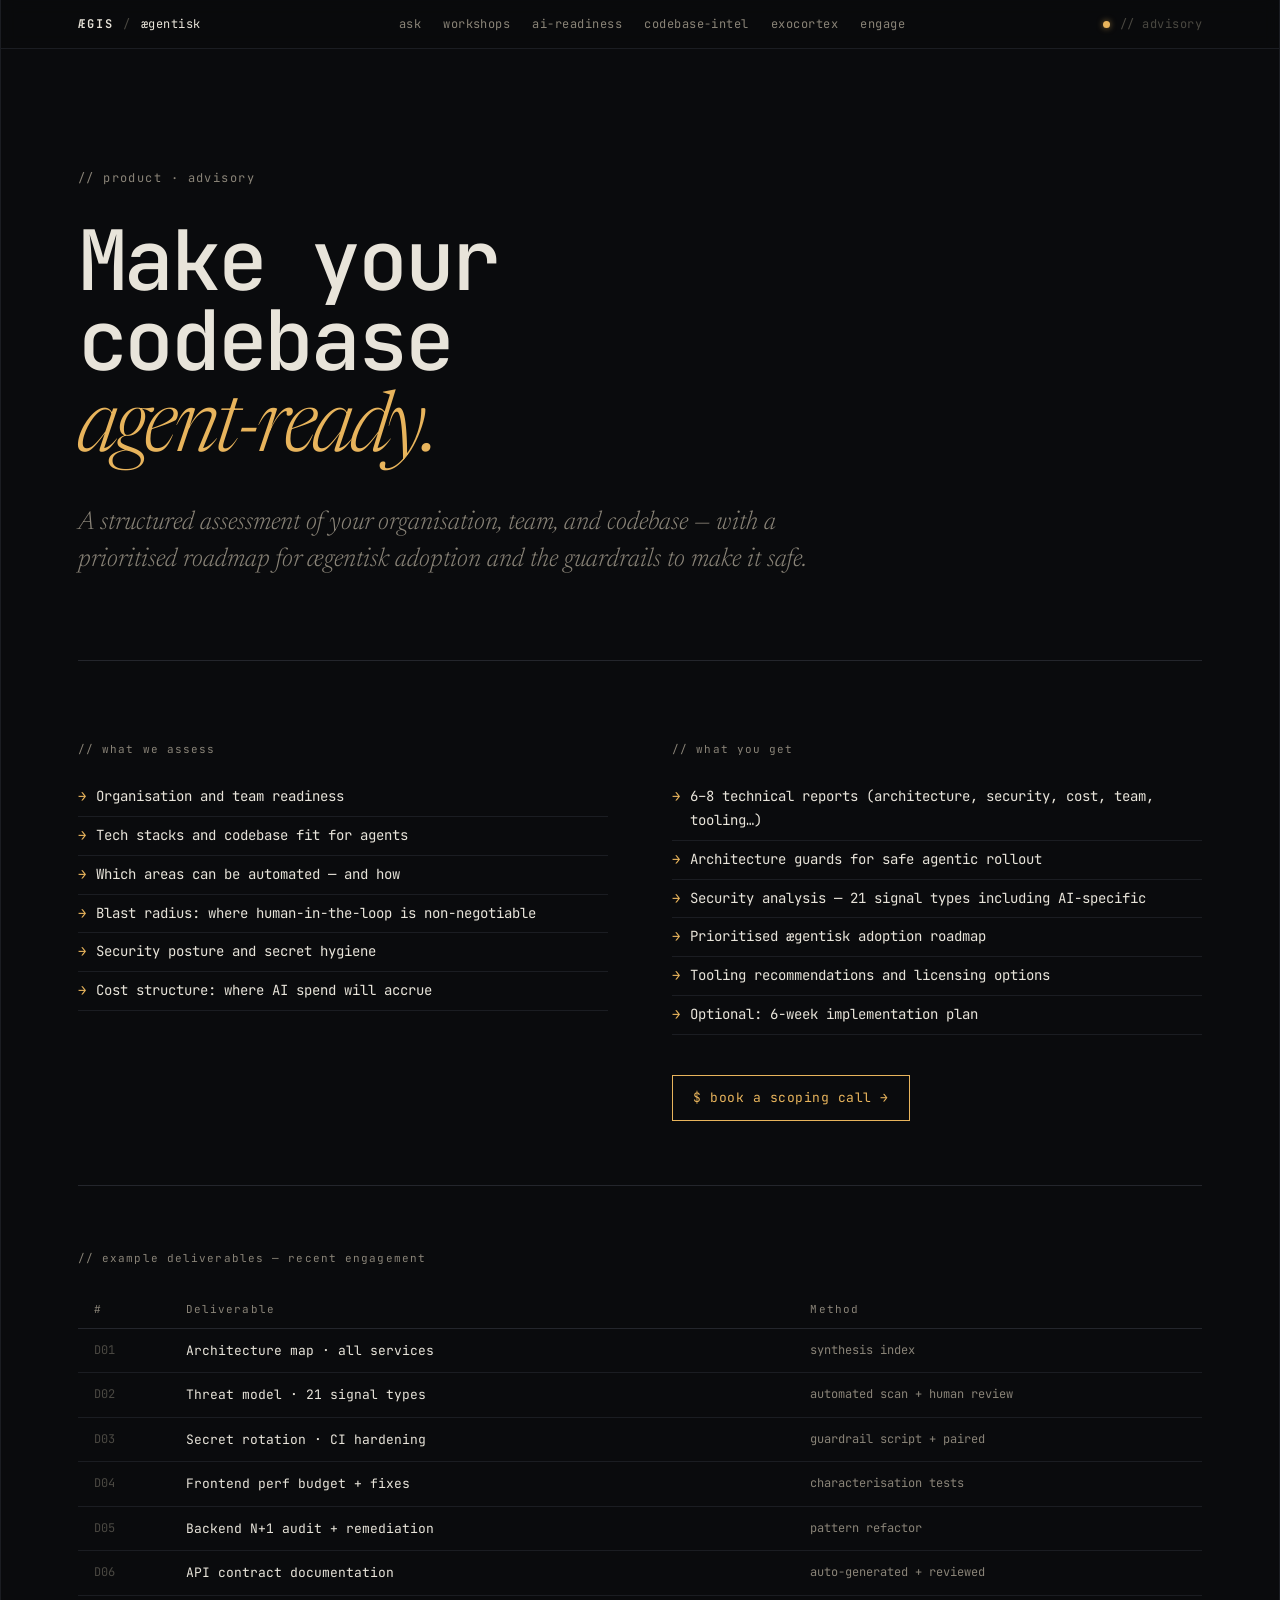
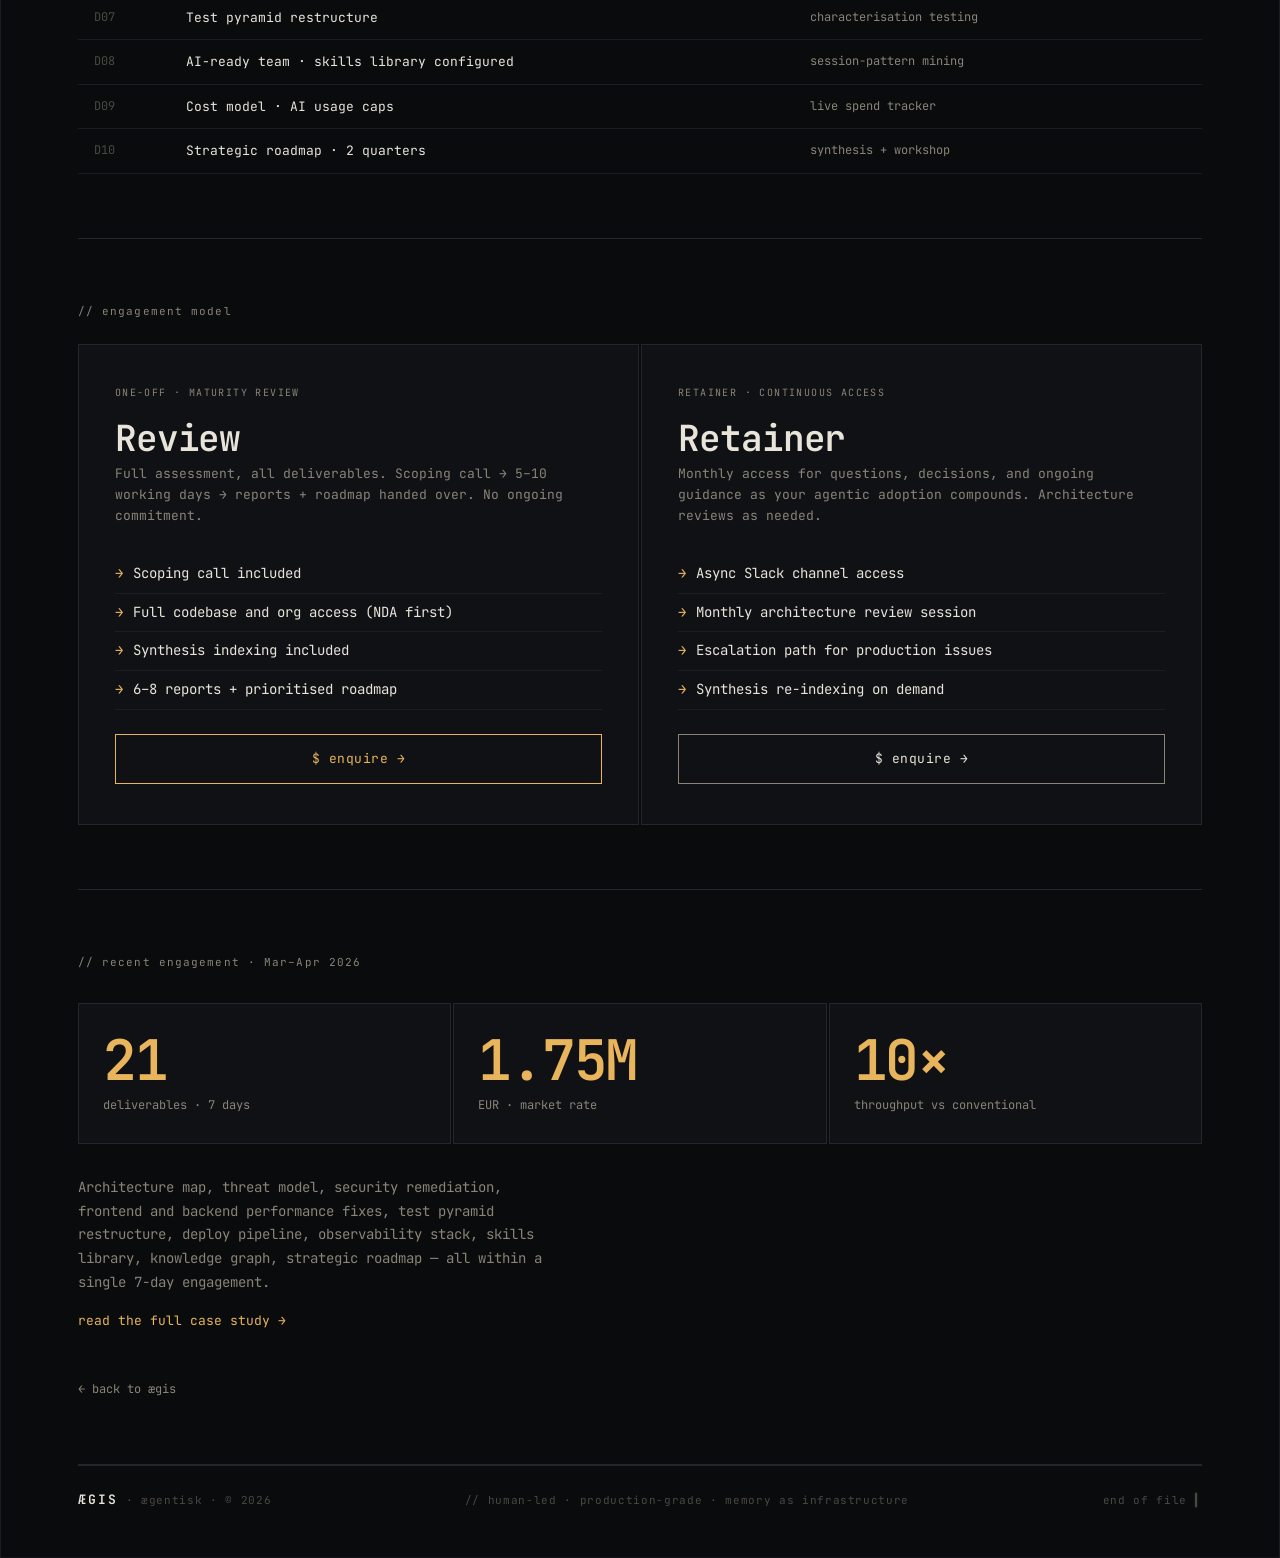
<file: advisory.html>
<!doctype html>
<html lang="en">
<head>
  <meta charset="utf-8" />
  <meta name="viewport" content="width=device-width, initial-scale=1" />
  <title>AI-Maturity Review · Ægis Advisory</title>
  <meta name="description" content="A structured assessment of your codebase, team, and organisation for agentic AI adoption. 6–8 technical reports. Architecture guards. Prioritised roadmap." />
  <meta property="og:type" content="website" />
  <meta property="og:site_name" content="Ægis" />
  <meta property="og:title" content="AI-Maturity Review · Ægis Advisory" />
  <meta property="og:description" content="Make your codebase and team agent-ready. 6–8 deliverables. One-off or monthly retainer." />
  <meta property="og:url" content="https://xn--gis-xla.no/advisory.html" />
  <meta property="og:image" content="https://xn--gis-xla.no/og-image.png" />
  <meta name="twitter:card" content="summary_large_image" />
  <link rel="canonical" href="https://xn--gis-xla.no/advisory.html" />
  <link rel="preconnect" href="https://fonts.googleapis.com" />
  <link rel="preconnect" href="https://fonts.gstatic.com" crossorigin />
  <link href="https://fonts.googleapis.com/css2?family=JetBrains+Mono:wght@300;400;500;600&family=Newsreader:ital,opsz,wght@0,6..72,300;0,6..72,400;1,6..72,300;1,6..72,400&display=swap" rel="stylesheet" />
  <link rel="icon" href="favicon.svg" type="image/svg+xml" />
  <link rel="stylesheet" href="site.css" />
  <style>
    /* ---- hero ---- */
    .adv-hero {
      padding: 120px 0 80px;
      border-bottom: 1px solid var(--line);
    }
    .adv-eyebrow { font-size: 12px; letter-spacing: 0.12em; color: var(--fg-mute); margin-bottom: 32px; }
    .adv-title {
      font-family: var(--t-mono); font-weight: 500;
      font-size: clamp(36px, 6.5vw, 96px);
      line-height: 0.97; letter-spacing: -0.04em; margin: 0;
    }
    .adv-title em { font-family: var(--t-disp); font-style: italic; font-weight: 300; color: var(--accent-hex); }
    .adv-lede {
      font-family: var(--t-disp); font-style: italic; font-weight: 300;
      font-size: clamp(18px, 2.2vw, 26px); line-height: 1.45;
      color: var(--fg-mute); max-width: 52ch; margin: 32px 0 0;
    }

    /* ---- assess + deliverables ---- */
    .adv-body {
      padding: 80px 0 64px;
      border-bottom: 1px solid var(--line);
      display: grid;
      grid-template-columns: 1fr 1fr;
      gap: 64px;
    }
    @media (max-width: 720px) { .adv-body { grid-template-columns: 1fr; gap: 40px; } }

    .adv-label { font-size: 11px; letter-spacing: 0.1em; color: var(--fg-mute); margin-bottom: 20px; }
    .adv-check { list-style: none; padding: 0; margin: 0 0 32px; }
    .adv-check li {
      font-size: 14px; line-height: 1.7; padding: 7px 0;
      border-bottom: 1px solid var(--line-2); display: flex; align-items: baseline; gap: 10px;
    }
    .adv-check li::before { content: "→"; color: var(--accent-hex); flex-shrink: 0; }

    /* ---- deliverables table ---- */
    .adv-deliverables {
      padding: 64px 0;
      border-bottom: 1px solid var(--line);
    }
    .adv-table {
      width: 100%; border-collapse: collapse; margin-top: 24px; font-size: 13px;
    }
    .adv-table th {
      text-align: left; font-size: 11px; letter-spacing: 0.1em;
      color: var(--fg-mute); padding: 10px 16px; border-bottom: 1px solid var(--line);
      font-weight: 400;
    }
    .adv-table td {
      padding: 12px 16px; border-bottom: 1px solid var(--line-2);
      color: var(--fg); line-height: 1.5; vertical-align: top;
    }
    .adv-table tr:hover td { background: var(--bg-2); }
    .adv-table .td-id { color: var(--fg-dim); font-size: 12px; white-space: nowrap; }
    .adv-table .td-how { color: var(--fg-mute); font-size: 12px; }

    /* ---- engagement model ---- */
    .adv-models {
      padding: 64px 0;
      display: grid;
      grid-template-columns: 1fr 1fr;
      gap: 2px;
      border-bottom: 1px solid var(--line);
    }
    @media (max-width: 640px) { .adv-models { grid-template-columns: 1fr; } }

    .adv-model-card {
      background: var(--bg-2); border: 1px solid var(--line); padding: 40px 36px;
    }
    .adv-model-tag { font-size: 10px; letter-spacing: 0.14em; color: var(--fg-mute); margin-bottom: 20px; }
    .adv-model-title {
      font-size: clamp(24px, 3vw, 36px); font-weight: 600;
      letter-spacing: -0.03em; color: var(--fg); line-height: 1; margin-bottom: 8px;
    }
    .adv-model-desc { font-size: 13px; color: var(--fg-mute); margin: 0 0 28px; line-height: 1.6; }
    .adv-cta {
      display: block; padding: 14px 20px; border: 1px solid var(--fg-mute);
      color: var(--fg); font-family: var(--t-mono); font-size: 13px; letter-spacing: 0.04em;
      text-decoration: none; transition: border-color 0.15s, color 0.15s; margin-top: 24px;
      text-align: center;
    }
    .adv-cta:hover, .adv-cta.primary { border-color: var(--accent-hex); color: var(--accent-hex); }

    /* ---- case stat ---- */
    .adv-case {
      padding: 64px 0;
      border-bottom: 1px solid var(--line);
    }
    .adv-case-stats {
      display: grid; grid-template-columns: repeat(3, 1fr); gap: 2px; margin: 32px 0;
    }
    @media (max-width: 500px) { .adv-case-stats { grid-template-columns: 1fr; } }
    .adv-stat { background: var(--bg-2); border: 1px solid var(--line); padding: 28px 24px; }
    .adv-stat-val { font-size: clamp(36px, 5vw, 56px); font-weight: 600; letter-spacing: -0.04em; color: var(--accent-hex); line-height: 1; }
    .adv-stat-lbl { font-size: 12px; color: var(--fg-mute); margin-top: 8px; }

    .adv-back { display: inline-flex; align-items: center; gap: 8px; color: var(--fg-mute); font-size: 12px; margin-top: 48px; }
    .adv-back:hover { color: var(--accent-hex); }
  </style>
</head>
<body>
  <div class="page">
    <header class="topbar">
      <div class="topbar-row">
        <div class="topbar-left">
          <a href="index.html" style="display:flex;gap:10px;align-items:center;">
            <span class="brand">ÆGIS</span>
            <span class="dim">/</span>
            <span>ægentisk</span>
          </a>
        </div>
        <nav class="topbar-nav">
          <a href="ask-exocortex.html">ask</a>
          <a href="workshops.html">workshops</a>
          <a href="ai-readiness-package.html">ai-readiness</a>
          <a href="codebase-intelligence.html">codebase-intel</a>
          <a href="exocortex-as-a-service.html">exocortex</a>
          <a href="index.html#engage">engage</a>
        </nav>
        <div class="topbar-right">
          <span class="status-dot"></span>
          <span class="dim">// advisory</span>
        </div>
      </div>
    </header>

    <main>
      <!-- hero -->
      <section class="adv-hero">
        <div class="adv-eyebrow">// product · advisory</div>
        <h1 class="adv-title">
          Make your<br/>
          codebase<br/>
          <em>agent-ready.</em>
        </h1>
        <p class="adv-lede">
          A structured assessment of your organisation, team, and codebase —
          with a prioritised roadmap for ægentisk adoption and the guardrails
          to make it safe.
        </p>
      </section>

      <!-- assess + deliverables overview -->
      <section class="adv-body">
        <div>
          <div class="adv-label">// what we assess</div>
          <ul class="adv-check">
            <li>Organisation and team readiness</li>
            <li>Tech stacks and codebase fit for agents</li>
            <li>Which areas can be automated — and how</li>
            <li>Blast radius: where human-in-the-loop is non-negotiable</li>
            <li>Security posture and secret hygiene</li>
            <li>Cost structure: where AI spend will accrue</li>
          </ul>
        </div>
        <div>
          <div class="adv-label">// what you get</div>
          <ul class="adv-check">
            <li>6–8 technical reports (architecture, security, cost, team, tooling…)</li>
            <li>Architecture guards for safe agentic rollout</li>
            <li>Security analysis — 21 signal types including AI-specific</li>
            <li>Prioritised ægentisk adoption roadmap</li>
            <li>Tooling recommendations and licensing options</li>
            <li>Optional: 6-week implementation plan</li>
          </ul>
          <a href="mailto:selina@exoreaction.com?subject=Advisory enquiry"
             class="adv-cta primary" style="margin-top:8px;display:inline-block;padding:12px 20px;">
            <span>$</span> book a scoping call →
          </a>
        </div>
      </section>

      <!-- deliverables table -->
      <section class="adv-deliverables">
        <div class="adv-label">// example deliverables — recent engagement</div>
        <table class="adv-table">
          <thead>
            <tr>
              <th>#</th>
              <th>Deliverable</th>
              <th>Method</th>
            </tr>
          </thead>
          <tbody>
            <tr><td class="td-id">D01</td><td>Architecture map · all services</td><td class="td-how">synthesis index</td></tr>
            <tr><td class="td-id">D02</td><td>Threat model · 21 signal types</td><td class="td-how">automated scan + human review</td></tr>
            <tr><td class="td-id">D03</td><td>Secret rotation · CI hardening</td><td class="td-how">guardrail script + paired</td></tr>
            <tr><td class="td-id">D04</td><td>Frontend perf budget + fixes</td><td class="td-how">characterisation tests</td></tr>
            <tr><td class="td-id">D05</td><td>Backend N+1 audit + remediation</td><td class="td-how">pattern refactor</td></tr>
            <tr><td class="td-id">D06</td><td>API contract documentation</td><td class="td-how">auto-generated + reviewed</td></tr>
            <tr><td class="td-id">D07</td><td>Test pyramid restructure</td><td class="td-how">characterisation testing</td></tr>
            <tr><td class="td-id">D08</td><td>AI-ready team · skills library configured</td><td class="td-how">session-pattern mining</td></tr>
            <tr><td class="td-id">D09</td><td>Cost model · AI usage caps</td><td class="td-how">live spend tracker</td></tr>
            <tr><td class="td-id">D10</td><td>Strategic roadmap · 2 quarters</td><td class="td-how">synthesis + workshop</td></tr>
          </tbody>
        </table>
      </section>

      <!-- engagement models -->
      <section style="padding: 64px 0 0; border-bottom: 1px solid var(--line);">
        <div class="adv-label">// engagement model</div>
        <div class="adv-models" style="padding: 0; border: none; margin-top: 24px; margin-bottom: 64px;">
          <div class="adv-model-card">
            <div class="adv-model-tag">ONE-OFF · MATURITY REVIEW</div>
            <div class="adv-model-title">Review</div>
            <div class="adv-model-desc">
              Full assessment, all deliverables. Scoping call → 5–10 working days →
              reports + roadmap handed over. No ongoing commitment.
            </div>
            <ul class="adv-check" style="margin-bottom:0;">
              <li>Scoping call included</li>
              <li>Full codebase and org access (NDA first)</li>
              <li>Synthesis indexing included</li>
              <li>6–8 reports + prioritised roadmap</li>
            </ul>
            <a href="mailto:selina@exoreaction.com?subject=Advisory - one-off review enquiry"
               class="adv-cta primary">
              <span>$</span> enquire →
            </a>
          </div>
          <div class="adv-model-card">
            <div class="adv-model-tag">RETAINER · CONTINUOUS ACCESS</div>
            <div class="adv-model-title">Retainer</div>
            <div class="adv-model-desc">
              Monthly access for questions, decisions, and ongoing guidance as your
              agentic adoption compounds. Architecture reviews as needed.
            </div>
            <ul class="adv-check" style="margin-bottom:0;">
              <li>Async Slack channel access</li>
              <li>Monthly architecture review session</li>
              <li>Escalation path for production issues</li>
              <li>Synthesis re-indexing on demand</li>
            </ul>
            <a href="mailto:selina@exoreaction.com?subject=Advisory - retainer enquiry"
               class="adv-cta">
              <span>$</span> enquire →
            </a>
          </div>
        </div>
      </section>

      <!-- proof stat -->
      <section class="adv-case">
        <div class="adv-label">// recent engagement · Mar–Apr 2026</div>
        <div class="adv-case-stats">
          <div class="adv-stat">
            <div class="adv-stat-val">21</div>
            <div class="adv-stat-lbl">deliverables · 7 days</div>
          </div>
          <div class="adv-stat">
            <div class="adv-stat-val">1.75M</div>
            <div class="adv-stat-lbl">EUR · market rate</div>
          </div>
          <div class="adv-stat">
            <div class="adv-stat-val">10×</div>
            <div class="adv-stat-lbl">throughput vs conventional</div>
          </div>
        </div>
        <p style="font-size:14px;color:var(--fg-mute);max-width:60ch;line-height:1.7;">
          Architecture map, threat model, security remediation, frontend and backend performance fixes,
          test pyramid restructure, deploy pipeline, observability stack, skills library, knowledge graph,
          strategic roadmap — all within a single 7-day engagement.
        </p>
        <a href="index.html#case" style="color:var(--accent-hex);font-size:13px;">
          read the full case study →
        </a>
        <br />
        <a class="adv-back" href="index.html">← back to ægis</a>
      </section>
    </main>

    <footer class="footer">
      <div class="footer-row">
        <div><span class="brand small">ÆGIS</span><span class="dim"> · ægentisk · </span><span class="dim">© 2026</span></div>
        <div class="dim">// human-led · production-grade · memory as infrastructure</div>
        <div class="dim">end of file ▍</div>
      </div>
    </footer>
  </div>
</body>
</html>
</file>
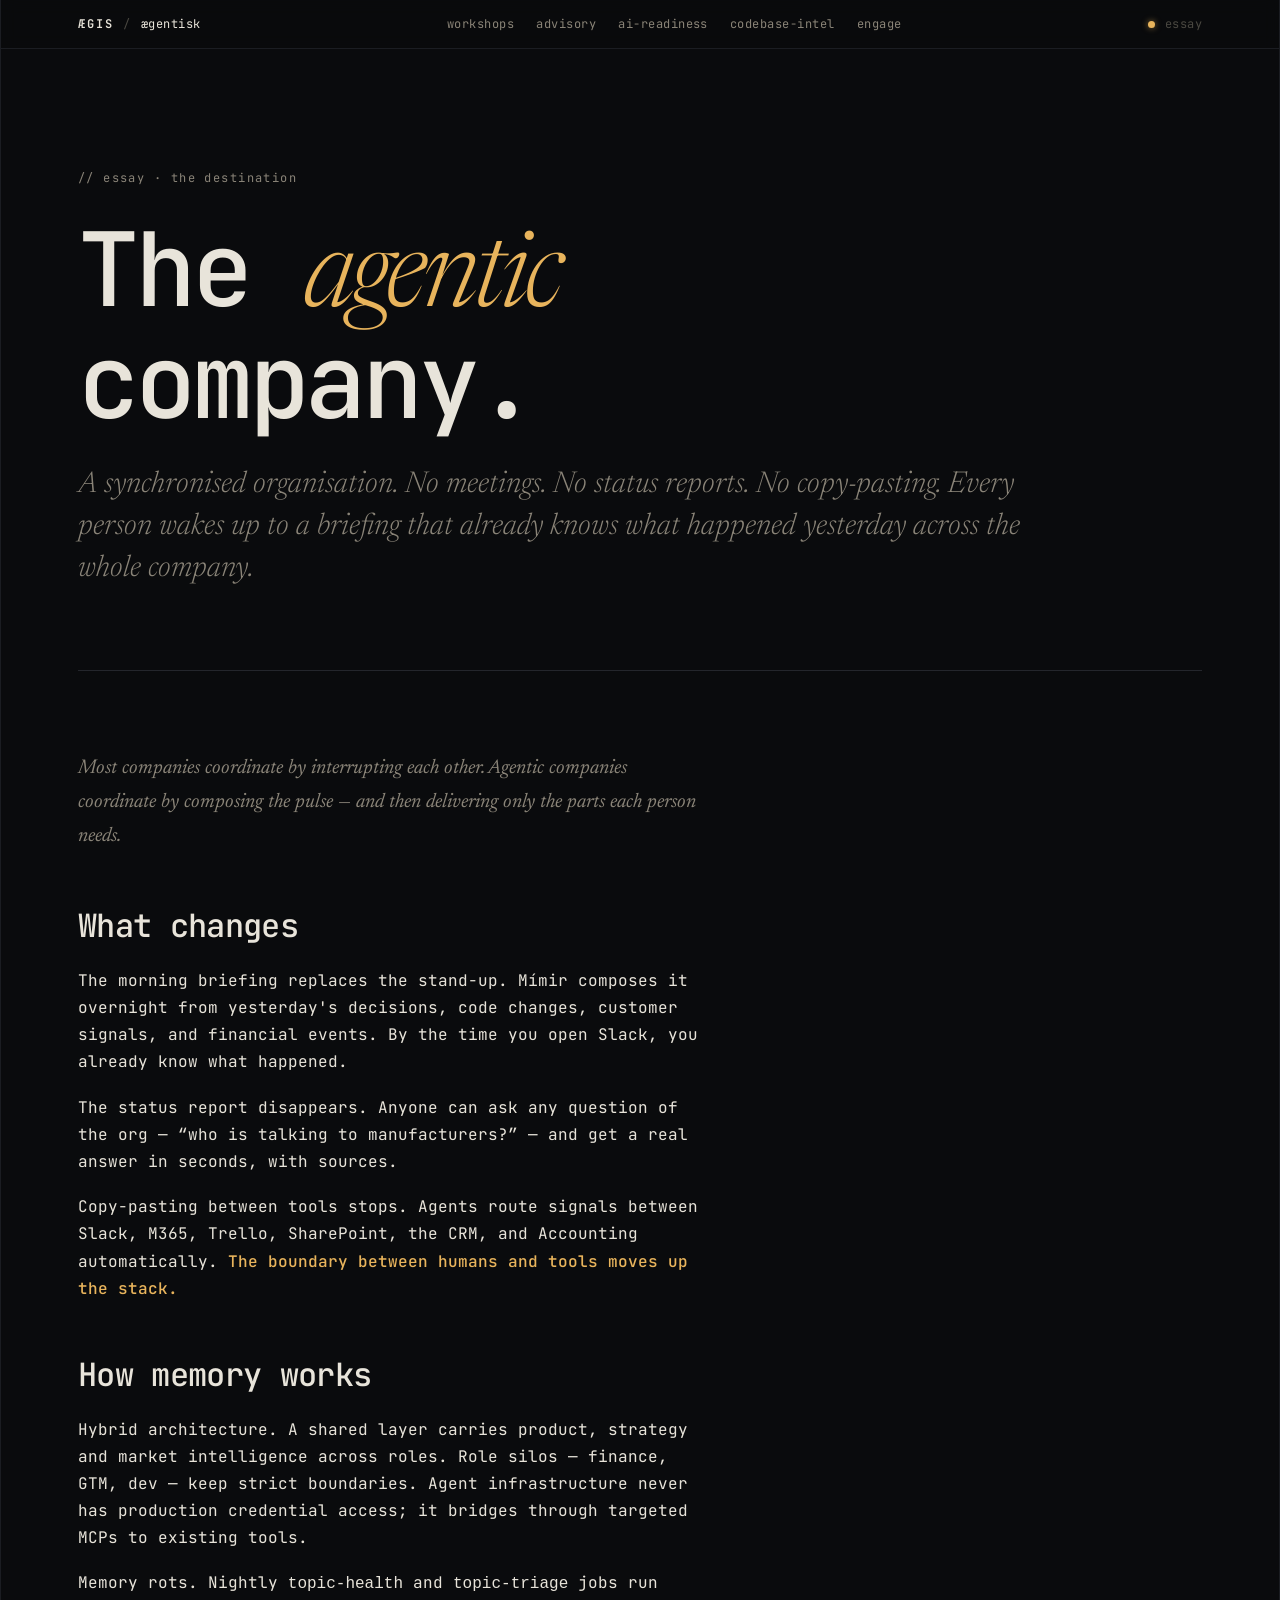
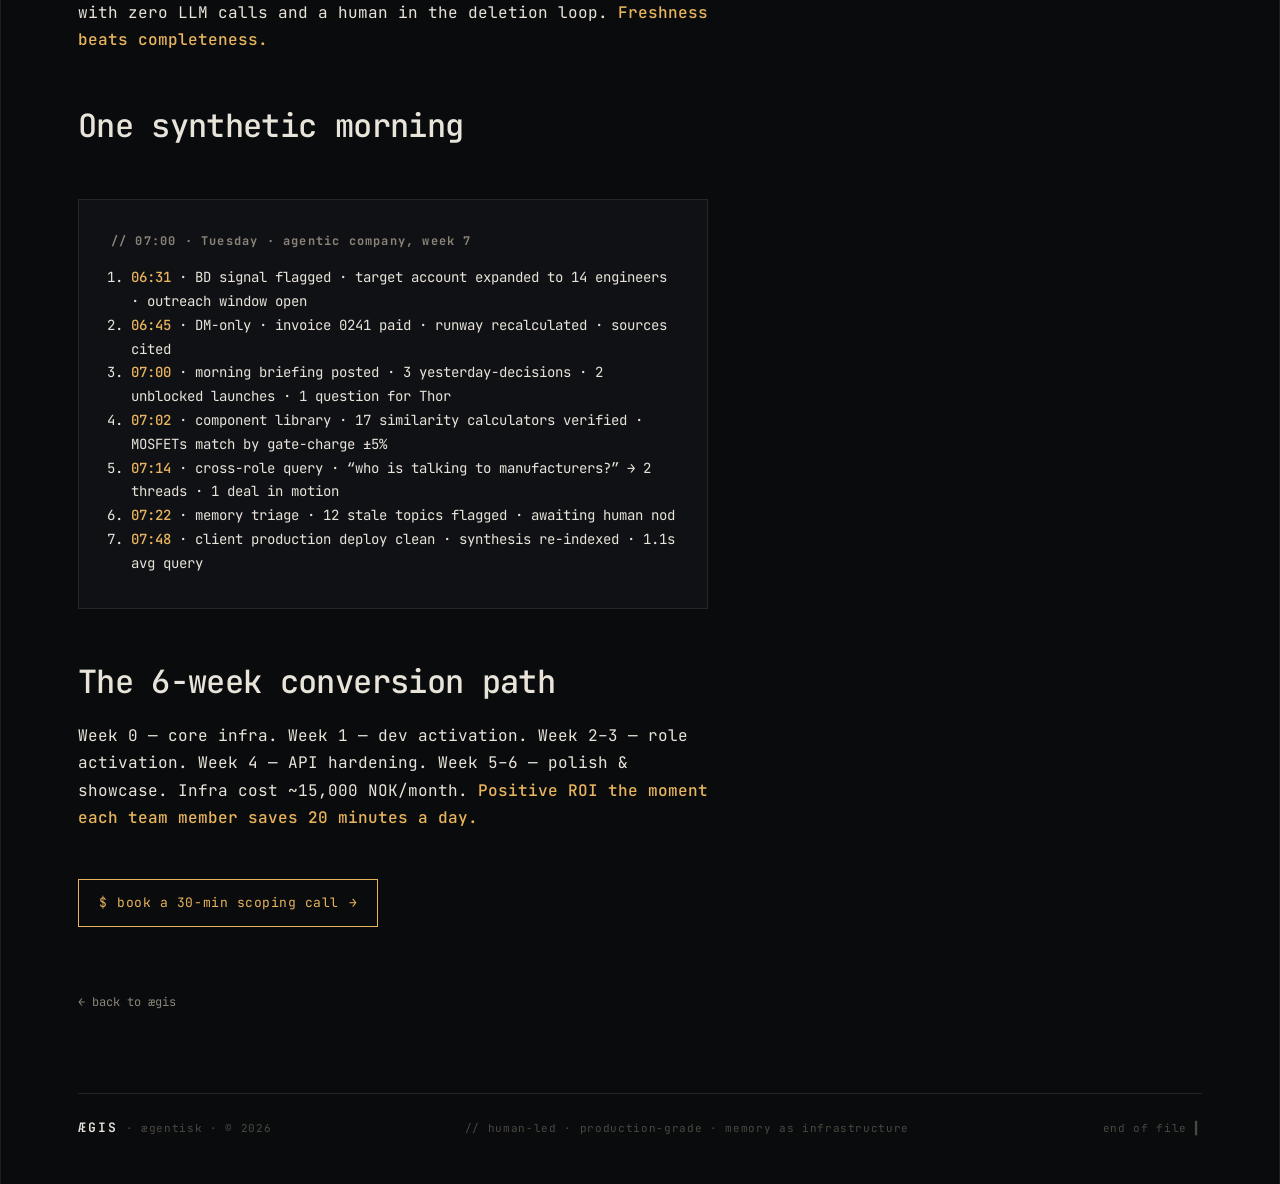
<file: agentic-company.html>
<!doctype html>
<html lang="en">
<head>
  <meta charset="utf-8" />
  <meta name="viewport" content="width=device-width, initial-scale=1" />
  <title>The Agentic Company · Ægis</title>
  <meta name="description" content="What it looks like when an organisation works with AI — and as AI. No meetings. No status reports. No copy-pasting. Every person wakes up to a briefing that already knows what happened yesterday." />
  <meta property="og:type" content="article" />
  <meta property="og:site_name" content="Ægis" />
  <meta property="og:title" content="The Agentic Company · Ægis" />
  <meta property="og:description" content="What it looks like when an organisation works with AI — and as AI. No meetings. No status reports. The synchronised company." />
  <meta property="og:url" content="https://xn--gis-xla.no/agentic-company.html" />
  <meta property="og:image" content="https://xn--gis-xla.no/og-image.png" />
  <meta property="og:image:width" content="1200" />
  <meta property="og:image:height" content="675" />
  <meta name="twitter:card" content="summary_large_image" />
  <meta name="twitter:title" content="The Agentic Company · Ægis" />
  <meta name="twitter:description" content="No meetings. No status reports. No copy-pasting. The synchronised company." />
  <meta name="twitter:image" content="https://xn--gis-xla.no/og-image.png" />
  <link rel="canonical" href="https://xn--gis-xla.no/agentic-company.html" />
  <script type="application/ld+json">
  {
    "@context": "https://schema.org",
    "@type": "Article",
    "headline": "The Agentic Company",
    "description": "What it looks like when an organisation works with AI — and as AI.",
    "publisher": { "@type": "Organization", "name": "Ægis", "url": "https://xn--gis-xla.no" },
    "url": "https://xn--gis-xla.no/agentic-company.html"
  }
  </script>
  <link rel="preconnect" href="https://fonts.googleapis.com" />
  <link rel="preconnect" href="https://fonts.gstatic.com" crossorigin />
  <link href="https://fonts.googleapis.com/css2?family=JetBrains+Mono:wght@300;400;500;600&family=Newsreader:ital,opsz,wght@0,6..72,300;0,6..72,400;1,6..72,300;1,6..72,400&display=swap" rel="stylesheet" />
  <link rel="icon" href="favicon.svg" type="image/svg+xml" />
  <link rel="stylesheet" href="site.css" />
  <style>
    .ac-hero { padding: 120px 0 80px; border-bottom: 1px solid var(--line); }
    .ac-eyebrow { font-size: 12px; letter-spacing: 0.12em; color: var(--fg-mute); margin-bottom: 32px; }
    .ac-title {
      font-family: var(--t-mono); font-weight: 500;
      font-size: clamp(48px, 8vw, 120px);
      line-height: 0.98; letter-spacing: -0.04em; margin: 0;
    }
    .ac-title em { font-family: var(--t-disp); font-style: italic; font-weight: 300; color: var(--accent-hex); }
    .ac-lede {
      font-family: var(--t-disp); font-style: italic; font-weight: 300;
      font-size: clamp(20px, 2.4vw, 30px); line-height: 1.4;
      color: var(--fg-mute); max-width: 56ch; margin: 32px 0 0;
    }
    .ac-essay { padding: 80px 0; max-width: 70ch; }
    .ac-essay h3 {
      font-family: var(--t-mono); font-weight: 500;
      font-size: clamp(22px, 2.6vw, 32px); letter-spacing: -0.02em;
      margin: 48px 0 16px;
    }
    .ac-essay p { font-size: 16px; line-height: 1.7; color: var(--fg); margin: 0 0 18px; }
    .ac-essay p.lede { font-family: var(--t-disp); font-size: 20px; font-style: italic; color: var(--fg-mute); }
    .ac-essay strong { color: var(--accent-hex); font-weight: 500; }

    .ac-morning {
      margin-top: 48px;
      border: 1px solid var(--line); background: var(--bg-2);
      padding: 32px;
    }
    .ac-morning h4 { font-size: 12px; letter-spacing: 0.1em; color: var(--fg-mute); margin: 0 0 16px; }
    .ac-morning ol { padding-left: 20px; margin: 0; }
    .ac-morning li { font-size: 14px; line-height: 1.7; color: var(--fg); }
    .ac-morning li strong { color: var(--accent-hex); font-weight: 500; }
    .ac-morning code { background: var(--bg); border: 1px solid var(--line); padding: 1px 6px; font-size: 12px; color: var(--accent-hex); }

    .ac-back { display: inline-flex; align-items: center; gap: 8px; color: var(--fg-mute); font-size: 12px; margin-top: 48px; }
    .ac-back:hover { color: var(--accent-hex); }
  </style>
</head>
<body>
  <div class="page">
    <header class="topbar">
      <div class="topbar-row">
        <div class="topbar-left">
          <a href="index.html" style="display:flex;gap:10px;align-items:center;">
            <span class="brand">ÆGIS</span>
            <span class="dim">/</span>
            <span>ægentisk</span>
          </a>
        </div>
        <nav class="topbar-nav">
          <a href="workshops.html">workshops</a>
          <a href="advisory.html">advisory</a>
          <a href="ai-readiness-package.html">ai-readiness</a>
          <a href="codebase-intelligence.html">codebase-intel</a>
          <a href="index.html#engage">engage</a>
        </nav>
        <div class="topbar-right">
          <span class="status-dot"></span>
          <span class="dim">essay</span>
        </div>
      </div>
    </header>

    <main>
      <section class="ac-hero">
        <div class="ac-eyebrow">// essay · the destination</div>
        <h1 class="ac-title">The <em>agentic</em><br/>company.</h1>
        <p class="ac-lede">
          A synchronised organisation. No meetings. No status reports. No copy-pasting.
          Every person wakes up to a briefing that already knows what happened yesterday
          across the whole company.
        </p>
      </section>

      <section class="section ac-essay">
        <p class="lede">
          Most companies coordinate by interrupting each other. Agentic companies coordinate by
          composing the pulse — and then delivering only the parts each person needs.
        </p>

        <h3>What changes</h3>
        <p>
          The morning briefing replaces the stand-up. Mímir composes it overnight from yesterday&apos;s
          decisions, code changes, customer signals, and financial events. By the time you open
          Slack, you already know what happened.
        </p>
        <p>
          The status report disappears. Anyone can ask any question of the org — &ldquo;who is talking
          to manufacturers?&rdquo; — and get a real answer in seconds, with sources.
        </p>
        <p>
          Copy-pasting between tools stops. Agents route signals between Slack, M365, Trello,
          SharePoint, the CRM, and Accounting automatically. <strong>The boundary between humans
          and tools moves up the stack.</strong>
        </p>

        <h3>How memory works</h3>
        <p>
          Hybrid architecture. A shared layer carries product, strategy and market intelligence
          across roles. Role silos — finance, GTM, dev — keep strict boundaries. Agent infrastructure
          never has production credential access; it bridges through targeted MCPs to existing tools.
        </p>
        <p>
          Memory rots. Nightly <code>topic-health</code> and <code>topic-triage</code> jobs run
          with zero LLM calls and a human in the deletion loop. <strong>Freshness beats completeness.</strong>
        </p>

        <h3>One synthetic morning</h3>
        <div class="ac-morning">
          <h4>// 07:00 · Tuesday · agentic company, week 7</h4>
          <ol>
            <li><strong>06:31</strong> · BD signal flagged · target account expanded to 14 engineers · outreach window open</li>
            <li><strong>06:45</strong> · DM-only · invoice 0241 paid · runway recalculated · sources cited</li>
            <li><strong>07:00</strong> · morning briefing posted · 3 yesterday-decisions · 2 unblocked launches · 1 question for Thor</li>
            <li><strong>07:02</strong> · component library · 17 similarity calculators verified · MOSFETs match by gate-charge ±5%</li>
            <li><strong>07:14</strong> · cross-role query · &ldquo;who is talking to manufacturers?&rdquo; → 2 threads · 1 deal in motion</li>
            <li><strong>07:22</strong> · memory triage · 12 stale topics flagged · awaiting human nod</li>
            <li><strong>07:48</strong> · client production deploy clean · synthesis re-indexed · 1.1s avg query</li>
          </ol>
        </div>

        <h3>The 6-week conversion path</h3>
        <p>
          Week 0 — core infra. Week 1 — dev activation. Week 2–3 — role activation. Week 4 — API hardening.
          Week 5–6 — polish &amp; showcase. Infra cost ~15,000 NOK/month. <strong>Positive ROI the moment each
          team member saves 20 minutes a day.</strong>
        </p>

        <p style="margin-top: 48px;">
          <a class="cta-primary" href="index.html#engage">
            <span>$</span> book a 30-min scoping call <span class="arrow">→</span>
          </a>
        </p>

        <a class="ac-back" href="index.html">← back to ægis</a>
      </section>
    </main>

    <footer class="footer">
      <div class="footer-row">
        <div><span class="brand small">ÆGIS</span><span class="dim"> · ægentisk · </span><span class="dim">© 2026</span></div>
        <div class="dim">// human-led · production-grade · memory as infrastructure</div>
        <div class="dim">end of file ▍</div>
      </div>
    </footer>
  </div>
</body>
</html>
</file>
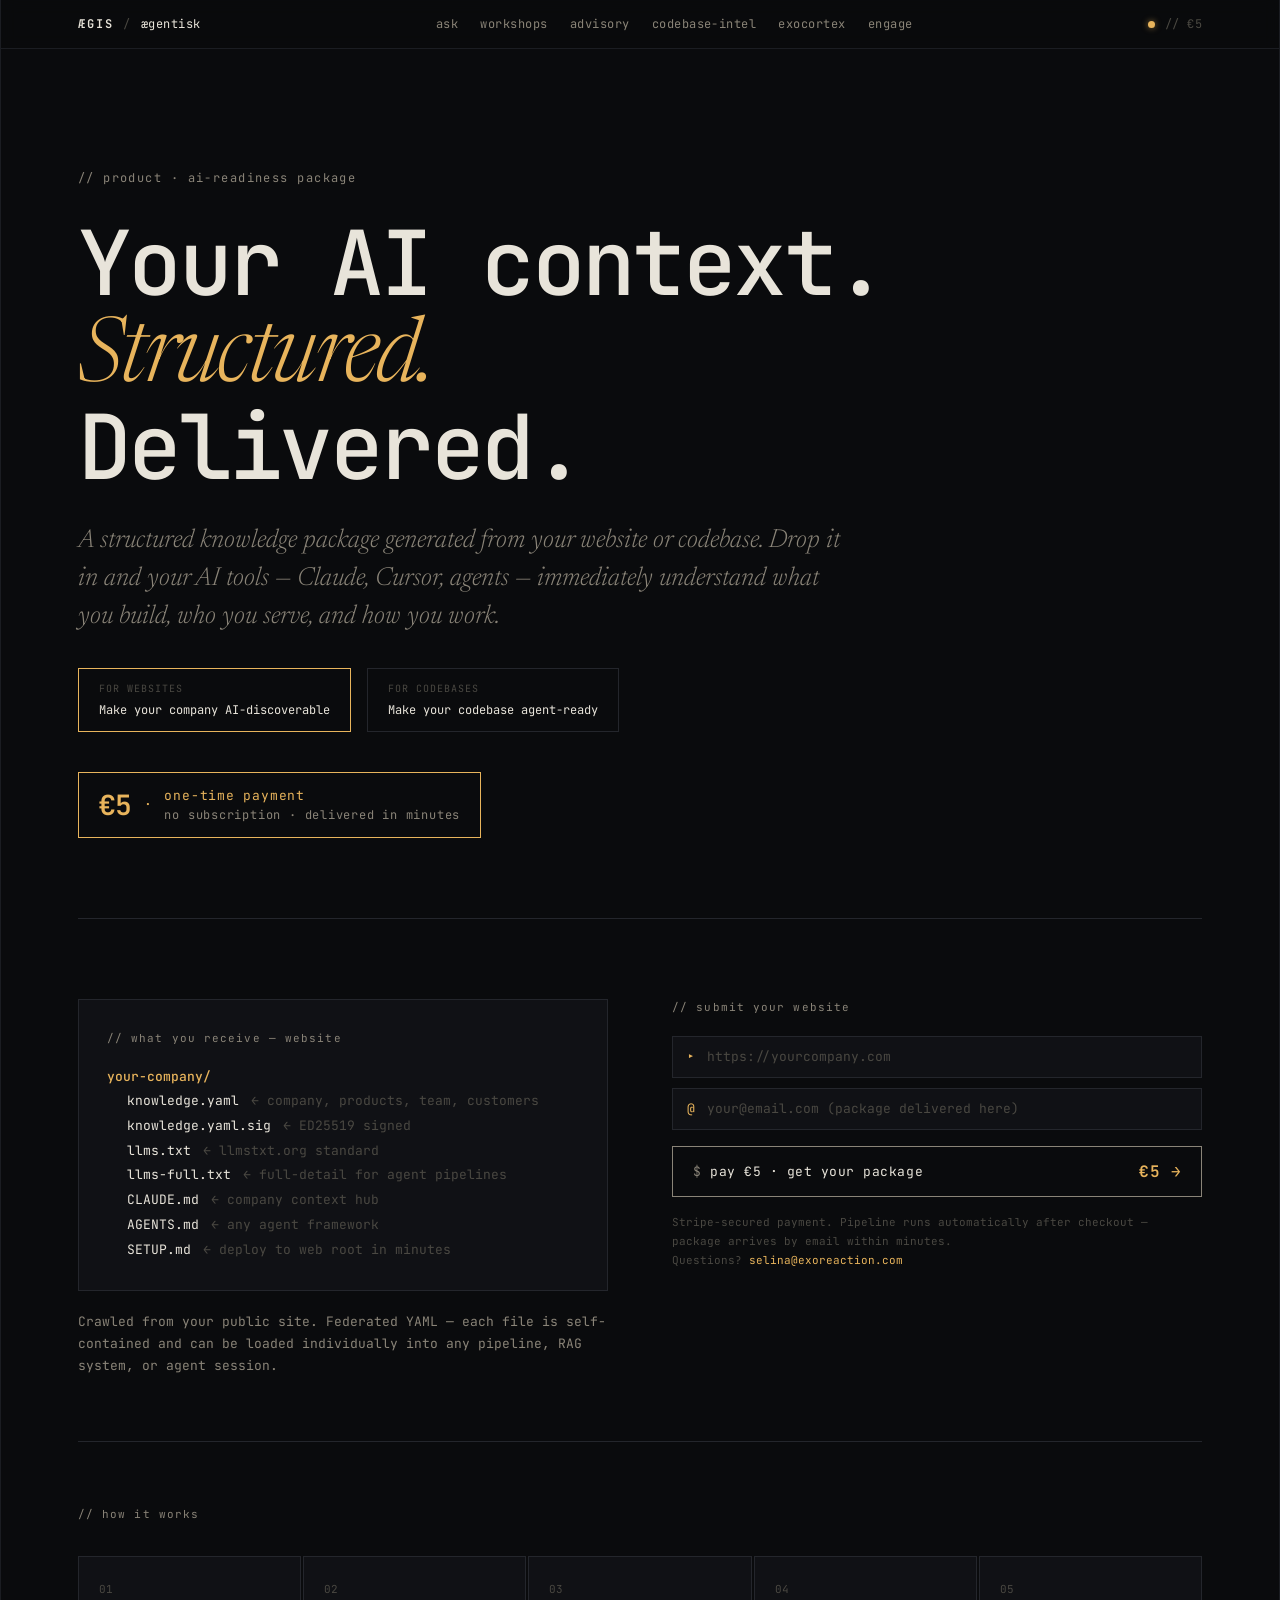
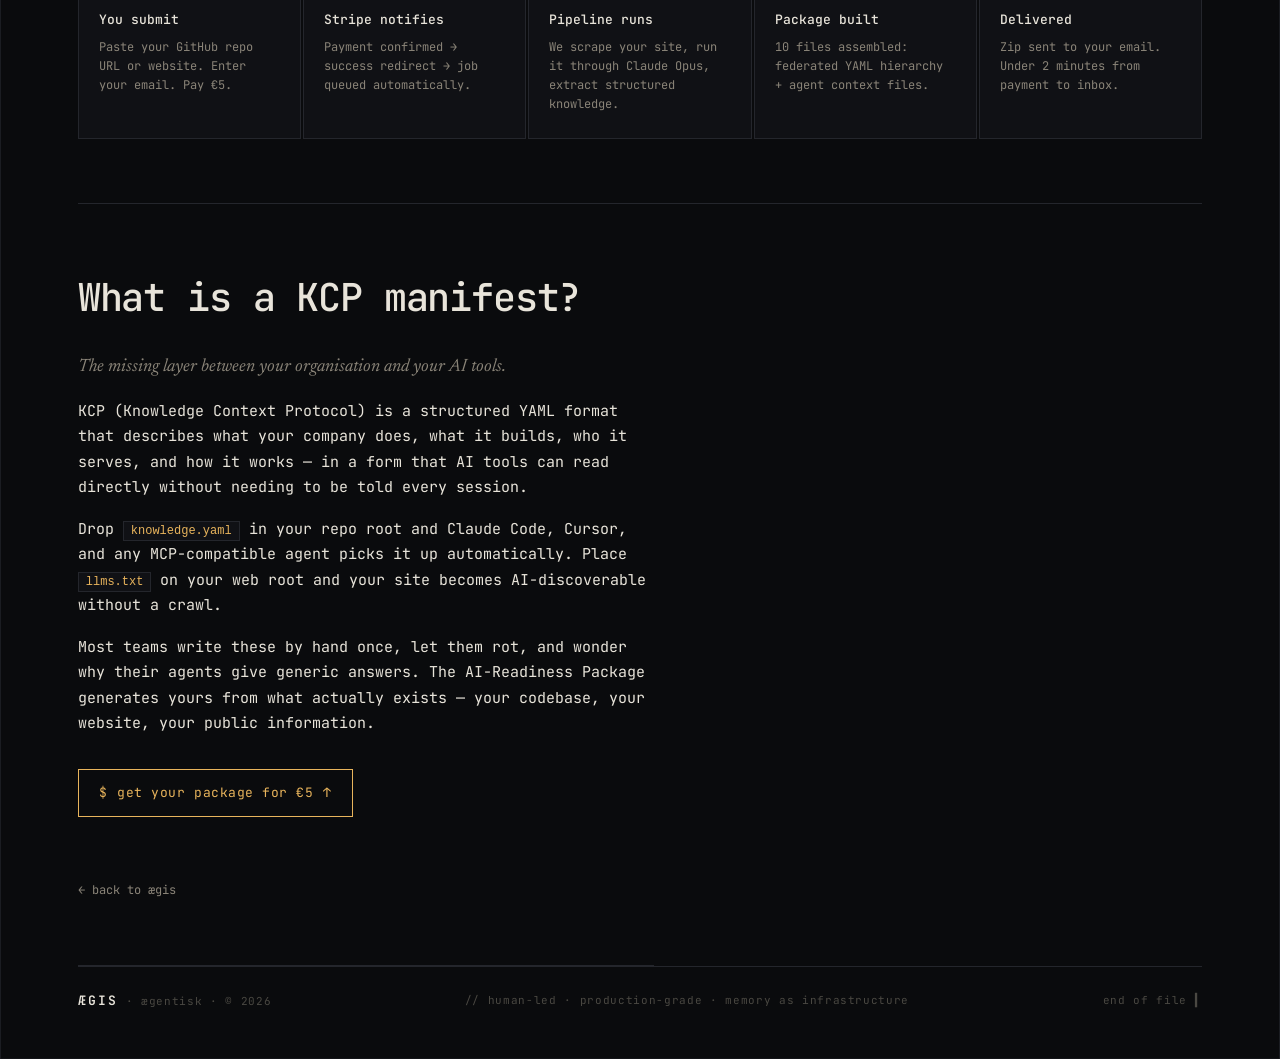
<file: ai-readiness-package.html>
<!doctype html>
<html lang="en">
<head>
  <meta charset="utf-8" />
  <meta name="viewport" content="width=device-width, initial-scale=1" />
  <title>AI-Readiness Package · Ægis</title>
  <meta name="description" content="KCP manifest, CLAUDE.md, AGENTS.md, and llms.txt — generated from your website or codebase, delivered to your inbox in minutes. €5, one-time." />
  <meta property="og:type" content="website" />
  <meta property="og:site_name" content="Ægis" />
  <meta property="og:title" content="AI-Readiness Package · Ægis" />
  <meta property="og:description" content="10-file KCP package generated from your repo or website. Delivered in minutes. €5, one-time." />
  <meta property="og:url" content="https://xn--gis-xla.no/ai-readiness-package.html" />
  <meta property="og:image" content="https://xn--gis-xla.no/og-image.png" />
  <meta name="twitter:card" content="summary_large_image" />
  <link rel="canonical" href="https://xn--gis-xla.no/ai-readiness-package.html" />
  <link rel="preconnect" href="https://fonts.googleapis.com" />
  <link rel="preconnect" href="https://fonts.gstatic.com" crossorigin />
  <link href="https://fonts.googleapis.com/css2?family=JetBrains+Mono:wght@300;400;500;600&family=Newsreader:ital,opsz,wght@0,6..72,300;0,6..72,400;1,6..72,300;1,6..72,400&display=swap" rel="stylesheet" />
  <link rel="icon" href="favicon.svg" type="image/svg+xml" />
  <link rel="stylesheet" href="site.css" />
  <style>
    /* ---- hero ---- */
    .pkg-hero {
      padding: 120px 0 80px;
      border-bottom: 1px solid var(--line);
    }
    .pkg-eyebrow {
      font-size: 12px; letter-spacing: 0.12em; color: var(--fg-mute); margin-bottom: 32px;
    }
    .pkg-title {
      font-family: var(--t-mono); font-weight: 500;
      font-size: clamp(40px, 7vw, 104px);
      line-height: 0.97; letter-spacing: -0.04em; margin: 0;
    }
    .pkg-title em { font-family: var(--t-disp); font-style: italic; font-weight: 300; color: var(--accent-hex); }
    .pkg-lede {
      font-family: var(--t-disp); font-style: italic; font-weight: 300;
      font-size: clamp(18px, 2.2vw, 26px); line-height: 1.45;
      color: var(--fg-mute); max-width: 52ch; margin: 32px 0 0;
    }
    .pkg-price-pill {
      display: inline-flex; align-items: center; gap: 12px;
      border: 1px solid var(--accent-hex); padding: 10px 20px;
      font-size: 13px; letter-spacing: 0.06em; margin-top: 40px;
      color: var(--accent-hex);
    }
    .pkg-price-pill .price-big { font-size: 28px; font-weight: 600; letter-spacing: -0.02em; }
    .pkg-price-pill .price-note { color: var(--fg-mute); font-size: 12px; }

    /* ---- body layout ---- */
    .pkg-body {
      display: grid;
      grid-template-columns: 1fr 1fr;
      gap: 64px;
      padding: 80px 0 64px;
      border-bottom: 1px solid var(--line);
    }
    @media (max-width: 720px) { .pkg-body { grid-template-columns: 1fr; gap: 40px; } }

    /* ---- file tree ---- */
    .pkg-tree {
      background: var(--bg-2); border: 1px solid var(--line);
      padding: 28px; font-size: 13px; line-height: 1.9;
    }
    .pkg-tree .tree-root { color: var(--accent-hex); font-weight: 500; }
    .pkg-tree .tree-dir  { color: var(--fg-mute); }
    .pkg-tree .tree-file { color: var(--fg); }
    .pkg-tree .tree-note { color: var(--fg-dim); margin-left: 4px; }
    .pkg-tree-head { font-size: 11px; letter-spacing: 0.1em; color: var(--fg-mute); margin-bottom: 16px; }

    /* ---- form ---- */
    .pkg-form-wrap { display: flex; flex-direction: column; gap: 0; }
    .pkg-form-head { font-size: 11px; letter-spacing: 0.1em; color: var(--fg-mute); margin-bottom: 20px; }
    .pkg-form { display: flex; flex-direction: column; gap: 10px; }
    .pkg-input-row {
      display: flex; align-items: center; gap: 10px;
      border: 1px solid var(--line); padding: 10px 14px;
      background: var(--bg-2);
    }
    .pkg-input-row:focus-within { border-color: var(--fg-mute); }
    .pkg-arrow { color: var(--accent-hex); font-size: 13px; flex-shrink: 0; }
    .pkg-input {
      flex: 1; background: transparent; border: none; outline: none;
      color: var(--fg); font-family: var(--t-mono); font-size: 13px;
      line-height: 1.4;
    }
    .pkg-input::placeholder { color: var(--fg-dim); }
    .pkg-error { font-size: 12px; color: var(--warn); letter-spacing: 0.02em; padding: 4px 0; }
    .pkg-submit {
      display: flex; align-items: center; gap: 8px; justify-content: space-between;
      padding: 14px 20px; border: 1px solid var(--fg-mute); background: transparent;
      color: var(--fg); font-family: var(--t-mono); font-size: 13px; letter-spacing: 0.04em;
      cursor: pointer; transition: border-color 0.15s, color 0.15s; margin-top: 6px;
      text-align: left; width: 100%;
    }
    .pkg-submit:hover { border-color: var(--accent-hex); color: var(--accent-hex); }
    .pkg-submit .submit-price { color: var(--accent-hex); font-weight: 600; font-size: 16px; }
    .pkg-fine {
      font-size: 11px; color: var(--fg-dim); line-height: 1.7; margin-top: 16px;
    }

    /* ---- how it works ---- */
    .pkg-how { padding: 64px 0; border-bottom: 1px solid var(--line); }
    .pkg-how-head { font-size: 11px; letter-spacing: 0.1em; color: var(--fg-mute); margin-bottom: 32px; }
    .pkg-steps {
      display: grid; grid-template-columns: repeat(5, 1fr); gap: 2px;
    }
    @media (max-width: 900px) { .pkg-steps { grid-template-columns: 1fr 1fr; } }
    @media (max-width: 500px) { .pkg-steps { grid-template-columns: 1fr; } }
    .pkg-step {
      background: var(--bg-2); padding: 24px 20px; border: 1px solid var(--line);
    }
    .pkg-step-n { font-size: 11px; color: var(--fg-dim); margin-bottom: 12px; }
    .pkg-step-t { font-size: 13px; font-weight: 500; color: var(--fg); margin-bottom: 8px; }
    .pkg-step-d { font-size: 12px; color: var(--fg-mute); line-height: 1.6; }

    /* ---- what is KCP ---- */
    .pkg-what { padding: 64px 0; border-bottom: 1px solid var(--line); max-width: 64ch; }
    .pkg-what h2 {
      font-family: var(--t-mono); font-weight: 500;
      font-size: clamp(24px, 3vw, 40px); letter-spacing: -0.03em; margin: 0 0 24px;
    }
    .pkg-what p { font-size: 15px; line-height: 1.7; color: var(--fg); margin: 0 0 16px; }
    .pkg-what p.mute { color: var(--fg-mute); font-family: var(--t-disp); font-style: italic; font-size: 18px; }

    /* ---- back ---- */
    .pkg-back { display: inline-flex; align-items: center; gap: 8px; color: var(--fg-mute); font-size: 12px; margin-top: 48px; }
    .pkg-back:hover { color: var(--accent-hex); }
  </style>
</head>
<body>
  <div class="page">
    <header class="topbar">
      <div class="topbar-row">
        <div class="topbar-left">
          <a href="index.html" style="display:flex;gap:10px;align-items:center;">
            <span class="brand">ÆGIS</span>
            <span class="dim">/</span>
            <span>ægentisk</span>
          </a>
        </div>
        <nav class="topbar-nav">
          <a href="ask-exocortex.html">ask</a>
          <a href="workshops.html">workshops</a>
          <a href="advisory.html">advisory</a>
          <a href="codebase-intelligence.html">codebase-intel</a>
          <a href="exocortex-as-a-service.html">exocortex</a>
          <a href="index.html#engage">engage</a>
        </nav>
        <div class="topbar-right">
          <span class="status-dot"></span>
          <span class="dim">// €5</span>
        </div>
      </div>
    </header>

    <main>
      <!-- hero -->
      <section class="pkg-hero">
        <div class="pkg-eyebrow">// product · ai-readiness package</div>
        <h1 class="pkg-title">
          Your AI context.<br/>
          <em>Structured.</em><br/>
          Delivered.
        </h1>
        <p class="pkg-lede">
          A structured knowledge package generated from your website or codebase.
          Drop it in and your AI tools — Claude, Cursor, agents — immediately
          understand what you build, who you serve, and how you work.
        </p>
        <div style="display:flex;gap:16px;margin-top:32px;flex-wrap:wrap;">
          <div style="border:1px solid var(--line);padding:12px 20px;font-size:12px;cursor:pointer;" id="tab-web" onclick="switchTab('web')">
            <div style="font-size:10px;letter-spacing:0.1em;color:var(--fg-dim);margin-bottom:4px;">FOR WEBSITES</div>
            <div>Make your company AI-discoverable</div>
          </div>
          <div style="border:1px solid var(--line);padding:12px 20px;font-size:12px;cursor:pointer;" id="tab-code" onclick="switchTab('code')">
            <div style="font-size:10px;letter-spacing:0.1em;color:var(--fg-dim);margin-bottom:4px;">FOR CODEBASES</div>
            <div>Make your codebase agent-ready</div>
          </div>
        </div>
        <div class="pkg-price-pill">
          <span class="price-big">€5</span>
          <span>·</span>
          <div>
            <div>one-time payment</div>
            <div class="price-note">no subscription · delivered in minutes</div>
          </div>
        </div>
      </section>

      <!-- file tree + form -->
      <section class="pkg-body">
        <div>
          <div class="pkg-tree" id="tree-web">
            <div class="pkg-tree-head">// what you receive — website</div>
            <div class="tree-root">your-company/</div>
            <div style="padding-left: 20px;">
              <div class="tree-file">knowledge.yaml<span class="tree-note"> ← company, products, team, customers</span></div>
              <div class="tree-file">knowledge.yaml.sig<span class="tree-note"> ← ED25519 signed</span></div>
              <div class="tree-file">llms.txt<span class="tree-note"> ← llmstxt.org standard</span></div>
              <div class="tree-file">llms-full.txt<span class="tree-note"> ← full-detail for agent pipelines</span></div>
              <div class="tree-file">CLAUDE.md<span class="tree-note"> ← company context hub</span></div>
              <div class="tree-file">AGENTS.md<span class="tree-note"> ← any agent framework</span></div>
              <div class="tree-file">SETUP.md<span class="tree-note"> ← deploy to web root in minutes</span></div>
            </div>
          </div>
          <div class="pkg-tree" id="tree-code" style="display:none;">
            <div class="pkg-tree-head">// what you receive — codebase</div>
            <div class="tree-root">your-codebase/</div>
            <div style="padding-left: 20px;">
              <div class="tree-file">knowledge.yaml<span class="tree-note"> ← architecture, patterns, structure</span></div>
              <div class="tree-file">knowledge.yaml.sig<span class="tree-note"> ← ED25519 signed</span></div>
              <div class="tree-file">CLAUDE.md<span class="tree-note"> ← Claude Code navigation hub</span></div>
              <div class="tree-file">AGENTS.md<span class="tree-note"> ← agent instructions for your stack</span></div>
              <div class="tree-file">tech-index.yaml<span class="tree-note"> ← directory purposes, dependency map</span></div>
              <div class="tree-file">SETUP.md<span class="tree-note"> ← how to drop this into your workflow</span></div>
            </div>
          </div>
          <p style="font-size:13px;color:var(--fg-mute);margin:20px 0 0;line-height:1.7;" id="tree-note-web">
            Crawled from your public site. Federated YAML — each file is self-contained
            and can be loaded individually into any pipeline, RAG system, or agent session.
          </p>
          <p style="font-size:13px;color:var(--fg-mute);margin:20px 0 0;line-height:1.7;display:none;" id="tree-note-code">
            Generated from your codebase. Supports public GitHub repos today —
            ZIP upload for private repos launching soon.
          </p>
        </div>

        <div class="pkg-form-wrap">
          <!-- website form -->
          <div id="form-web">
            <div class="pkg-form-head">// submit your website</div>
            <form class="pkg-form" id="pkg-form-web" novalidate>
              <div class="pkg-input-row">
                <span class="pkg-arrow">▸</span>
                <input class="pkg-input" id="web-url" type="url"
                  placeholder="https://yourcompany.com" autocomplete="url" />
              </div>
              <div class="pkg-input-row">
                <span class="pkg-arrow">@</span>
                <input class="pkg-input" id="web-email" type="email"
                  placeholder="your@email.com (package delivered here)" autocomplete="email" />
              </div>
              <div class="pkg-error" id="web-error" style="display:none;"></div>
              <button type="submit" class="pkg-submit">
                <span><span style="color:var(--fg-mute)">$</span> pay €5 · get your package</span>
                <span class="submit-price">€5 →</span>
              </button>
            </form>
          </div>
          <!-- codebase form -->
          <div id="form-code" style="display:none;">
            <div class="pkg-form-head">// submit your codebase</div>
            <div style="display:flex;gap:4px;margin-bottom:10px;">
              <button type="button" onclick="setCodeInput('github')" id="btn-github"
                style="font-family:var(--t-mono);font-size:11px;letter-spacing:0.08em;padding:4px 12px;cursor:pointer;border:1px solid var(--accent-hex);background:var(--accent-hex);color:var(--bg);">
                GitHub URL
              </button>
              <button type="button" onclick="setCodeInput('zip')" id="btn-zip"
                style="font-family:var(--t-mono);font-size:11px;letter-spacing:0.08em;padding:4px 12px;cursor:pointer;border:1px solid var(--line);background:transparent;color:var(--fg-mute);">
                ZIP upload
              </button>
            </div>
            <form class="pkg-form" id="pkg-form-code" novalidate>
              <div class="pkg-input-row">
                <span class="pkg-arrow">▸</span>
                <input class="pkg-input" id="code-url" type="url"
                  placeholder="https://github.com/you/your-repo" autocomplete="url" />
              </div>
              <div class="pkg-input-row">
                <span class="pkg-arrow">@</span>
                <input class="pkg-input" id="code-email" type="email"
                  placeholder="your@email.com (package delivered here)" autocomplete="email" />
              </div>
              <div class="pkg-error" id="code-error" style="display:none;"></div>
              <button type="submit" class="pkg-submit">
                <span><span style="color:var(--fg-mute)">$</span> pay €5 · get your package</span>
                <span class="submit-price">€5 →</span>
              </button>
            </form>
            <!-- zip waitlist -->
            <div id="zip-area" style="display:none;flex-direction:column;gap:10px;">
              <div style="font-size:12px;color:var(--fg-mute);line-height:1.6;">
                Private or closed-source? ZIP upload launching soon — join the list.
              </div>
              <form id="zip-form" novalidate style="display:flex;flex-direction:column;gap:10px;">
                <div class="pkg-input-row">
                  <span class="pkg-arrow">@</span>
                  <input class="pkg-input" id="zip-email" type="email"
                    placeholder="your@email.com" autocomplete="email" />
                </div>
                <div class="pkg-error" id="zip-error" style="display:none;"></div>
                <button type="submit" class="pkg-submit">
                  <span><span style="color:var(--fg-mute)">$</span> notify me when ZIP is live</span>
                  <span>→</span>
                </button>
              </form>
            </div>
          </div>
          <div class="pkg-fine">
            Stripe-secured payment. Pipeline runs automatically after checkout —
            package arrives by email within minutes.<br/>
            Questions? <a href="mailto:selina@exoreaction.com" style="color:var(--accent-hex);">selina@exoreaction.com</a>
          </div>
        </div>
      </section>

      <!-- how it works -->
      <section class="pkg-how">
        <div class="pkg-how-head">// how it works</div>
        <div class="pkg-steps">
          <div class="pkg-step">
            <div class="pkg-step-n">01</div>
            <div class="pkg-step-t">You submit</div>
            <div class="pkg-step-d">Paste your GitHub repo URL or website. Enter your email. Pay €5.</div>
          </div>
          <div class="pkg-step">
            <div class="pkg-step-n">02</div>
            <div class="pkg-step-t">Stripe notifies</div>
            <div class="pkg-step-d">Payment confirmed → success redirect → job queued automatically.</div>
          </div>
          <div class="pkg-step">
            <div class="pkg-step-n">03</div>
            <div class="pkg-step-t">Pipeline runs</div>
            <div class="pkg-step-d">We scrape your site, run it through Claude Opus, extract structured knowledge.</div>
          </div>
          <div class="pkg-step">
            <div class="pkg-step-n">04</div>
            <div class="pkg-step-t">Package built</div>
            <div class="pkg-step-d">10 files assembled: federated YAML hierarchy + agent context files.</div>
          </div>
          <div class="pkg-step">
            <div class="pkg-step-n">05</div>
            <div class="pkg-step-t">Delivered</div>
            <div class="pkg-step-d">Zip sent to your email. Under 2 minutes from payment to inbox.</div>
          </div>
        </div>
      </section>

      <!-- what is KCP -->
      <section class="pkg-what">
        <h2>What is a KCP manifest?</h2>
        <p class="mute">
          The missing layer between your organisation and your AI tools.
        </p>
        <p>
          KCP (Knowledge Context Protocol) is a structured YAML format that describes what
          your company does, what it builds, who it serves, and how it works — in a form
          that AI tools can read directly without needing to be told every session.
        </p>
        <p>
          Drop <code style="background:var(--bg-2);border:1px solid var(--line);padding:2px 7px;font-size:12px;color:var(--accent-hex);">knowledge.yaml</code>
          in your repo root and Claude Code, Cursor, and any MCP-compatible agent picks it up
          automatically. Place <code style="background:var(--bg-2);border:1px solid var(--line);padding:2px 7px;font-size:12px;color:var(--accent-hex);">llms.txt</code>
          on your web root and your site becomes AI-discoverable without a crawl.
        </p>
        <p>
          Most teams write these by hand once, let them rot, and wonder why their agents
          give generic answers. The AI-Readiness Package generates yours from what actually
          exists — your codebase, your website, your public information.
        </p>
        <p style="margin-top:32px;">
          <a class="cta-primary" href="#pkg-form" style="display:inline-flex;align-items:center;gap:10px;padding:12px 20px;border:1px solid var(--accent-hex);color:var(--accent-hex);font-size:13px;">
            <span>$</span> get your package for €5 <span>↑</span>
          </a>
        </p>
        <a class="pkg-back" href="index.html">← back to ægis</a>
      </section>
    </main>

    <footer class="footer">
      <div class="footer-row">
        <div><span class="brand small">ÆGIS</span><span class="dim"> · ægentisk · </span><span class="dim">© 2026</span></div>
        <div class="dim">// human-led · production-grade · memory as infrastructure</div>
        <div class="dim">end of file ▍</div>
      </div>
    </footer>
  </div>

  <script>
    var STRIPE = "https://buy.stripe.com/4gM5kE2LM57Q1bB5WE14400";
    var PROXY  = "https://aegis-proxy.totto.workers.dev/waitlist";
    var currentTab = "web";
    var currentCodeInput = "github";

    function switchTab(tab) {
      currentTab = tab;
      var isWeb = tab === "web";
      document.getElementById("form-web").style.display  = isWeb ? "block" : "none";
      document.getElementById("form-code").style.display = isWeb ? "none"  : "block";
      document.getElementById("tree-web").style.display  = isWeb ? "block" : "none";
      document.getElementById("tree-code").style.display = isWeb ? "none"  : "block";
      document.getElementById("tree-note-web").style.display  = isWeb ? "block" : "none";
      document.getElementById("tree-note-code").style.display = isWeb ? "none"  : "block";
      var accent = "var(--accent-hex)";
      document.getElementById("tab-web").style.borderColor  = isWeb ? accent : "var(--line)";
      document.getElementById("tab-code").style.borderColor = isWeb ? "var(--line)" : accent;
    }

    function setCodeInput(mode) {
      currentCodeInput = mode;
      var isGh = mode === "github";
      document.getElementById("pkg-form-code").style.display = isGh ? "flex" : "none";
      document.getElementById("zip-area").style.display      = isGh ? "none" : "flex";
      document.getElementById("btn-github").style.background = isGh ? "var(--accent-hex)" : "transparent";
      document.getElementById("btn-github").style.color      = isGh ? "var(--bg)" : "var(--fg-mute)";
      document.getElementById("btn-github").style.borderColor = isGh ? "var(--accent-hex)" : "var(--line)";
      document.getElementById("btn-zip").style.background    = isGh ? "transparent" : "var(--accent-hex)";
      document.getElementById("btn-zip").style.color         = isGh ? "var(--fg-mute)" : "var(--bg)";
      document.getElementById("btn-zip").style.borderColor   = isGh ? "var(--line)" : "var(--accent-hex)";
    }

    function goStripe(ref, email) {
      var params = new URLSearchParams({ client_reference_id: ref, prefilled_email: email });
      window.location.href = STRIPE + "?" + params.toString();
    }

    document.getElementById("pkg-form-web").addEventListener("submit", function(e) {
      e.preventDefault();
      var err = document.getElementById("web-error");
      var url = document.getElementById("web-url").value.trim();
      var email = document.getElementById("web-email").value.trim();
      err.style.display = "none";
      if (!url)   { err.textContent = "⚠ enter your website URL"; err.style.display = "block"; return; }
      if (!email) { err.textContent = "⚠ enter your email address"; err.style.display = "block"; return; }
      try { new URL(url); } catch(_) { err.textContent = "⚠ not a valid URL — include https://"; err.style.display = "block"; return; }
      goStripe(url, email);
    });

    document.getElementById("pkg-form-code").addEventListener("submit", function(e) {
      e.preventDefault();
      var err = document.getElementById("code-error");
      var url = document.getElementById("code-url").value.trim();
      var email = document.getElementById("code-email").value.trim();
      err.style.display = "none";
      if (!url)   { err.textContent = "⚠ enter the GitHub repo URL"; err.style.display = "block"; return; }
      if (!email) { err.textContent = "⚠ enter your email address"; err.style.display = "block"; return; }
      try { new URL(url); } catch(_) { err.textContent = "⚠ not a valid URL — include https://"; err.style.display = "block"; return; }
      goStripe(url, email);
    });

    document.getElementById("zip-form").addEventListener("submit", async function(e) {
      e.preventDefault();
      var err = document.getElementById("zip-error");
      var email = document.getElementById("zip-email").value.trim();
      err.style.display = "none";
      if (!email || !email.includes("@")) { err.textContent = "⚠ enter a valid email"; err.style.display = "block"; return; }
      try {
        await fetch(PROXY, {
          method: "POST",
          headers: { "content-type": "application/json" },
          body: JSON.stringify({ email: email, product: "ai-readiness-zip" }),
        });
        document.getElementById("zip-form").innerHTML =
          '<div style="color:var(--accent-hex);font-size:13px;line-height:1.8;">✓ you\'re on the list. we\'ll email you when ZIP goes live.</div>';
      } catch(_) {
        err.textContent = "⚠ something went wrong — try selina@exoreaction.com";
        err.style.display = "block";
      }
    });

    // init
    switchTab("web");
    document.getElementById("pkg-form-code").style.display = "flex";
    document.getElementById("pkg-form-code").style.flexDirection = "column";
    document.getElementById("pkg-form-code").style.gap = "10px";

    // Stripe success redirect — exchange checkout ID for queued job
    (function() {
      var params = new URLSearchParams(window.location.search);
      var checkoutId = params.get("checkout");
      if (!checkoutId) return;

      var formWrap = document.querySelector(".pkg-form-wrap");
      formWrap.innerHTML = '<div style="color:var(--fg-mute);font-size:13px;line-height:2;">queuing your job…</div>';

      function esc(s) {
        return String(s).replace(/&/g,"&amp;").replace(/</g,"&lt;").replace(/>/g,"&gt;");
      }

      fetch("https://aegis-proxy.totto.workers.dev/kcp/session", {
        method: "POST",
        headers: { "content-type": "application/json" },
        body: JSON.stringify({ checkoutId: checkoutId, product: "ai-readiness" }),
      })
      .then(function(r) { return r.json(); })
      .then(function(data) {
        if (data.error === "already queued") {
          formWrap.innerHTML =
            '<div style="color:var(--fg-mute);font-size:13px;line-height:1.8;">' +
            '⚠ This checkout was already submitted. Check your inbox or contact ' +
            '<a href="mailto:selina@exoreaction.com" style="color:var(--accent-hex);">selina@exoreaction.com</a>.' +
            '</div>';
          return;
        }
        if (data.queued) {
          formWrap.innerHTML =
            '<div style="color:var(--accent-hex);font-size:15px;font-weight:500;margin-bottom:16px;">✓ pipeline queued</div>' +
            '<div style="color:var(--fg-mute);font-size:13px;line-height:1.9;">' +
            'Generating your package for<br/><code style="color:var(--fg);">' + esc(data.url) + '</code><br/><br/>' +
            'Results delivered to <code style="color:var(--fg);">' + esc(data.email) + '</code> within minutes.<br/><br/>' +
            '<span style="color:var(--fg-dim);font-size:12px;">You can close this tab.</span>' +
            '</div>';
        } else {
          formWrap.innerHTML =
            '<div style="color:var(--warn);font-size:13px;line-height:1.8;">Could not queue job: ' + esc(data.error || "unknown error") + '<br/>' +
            'Contact <a href="mailto:selina@exoreaction.com" style="color:var(--accent-hex);">selina@exoreaction.com</a> with your order confirmation.</div>';
        }
      })
      .catch(function() {
        formWrap.innerHTML =
          '<div style="color:var(--warn);font-size:13px;line-height:1.8;">Network error while queuing job.<br/>' +
          'Contact <a href="mailto:selina@exoreaction.com" style="color:var(--accent-hex);">selina@exoreaction.com</a> with your Stripe order confirmation.</div>';
      });
    })();
  </script>
</body>
</html>
</file>
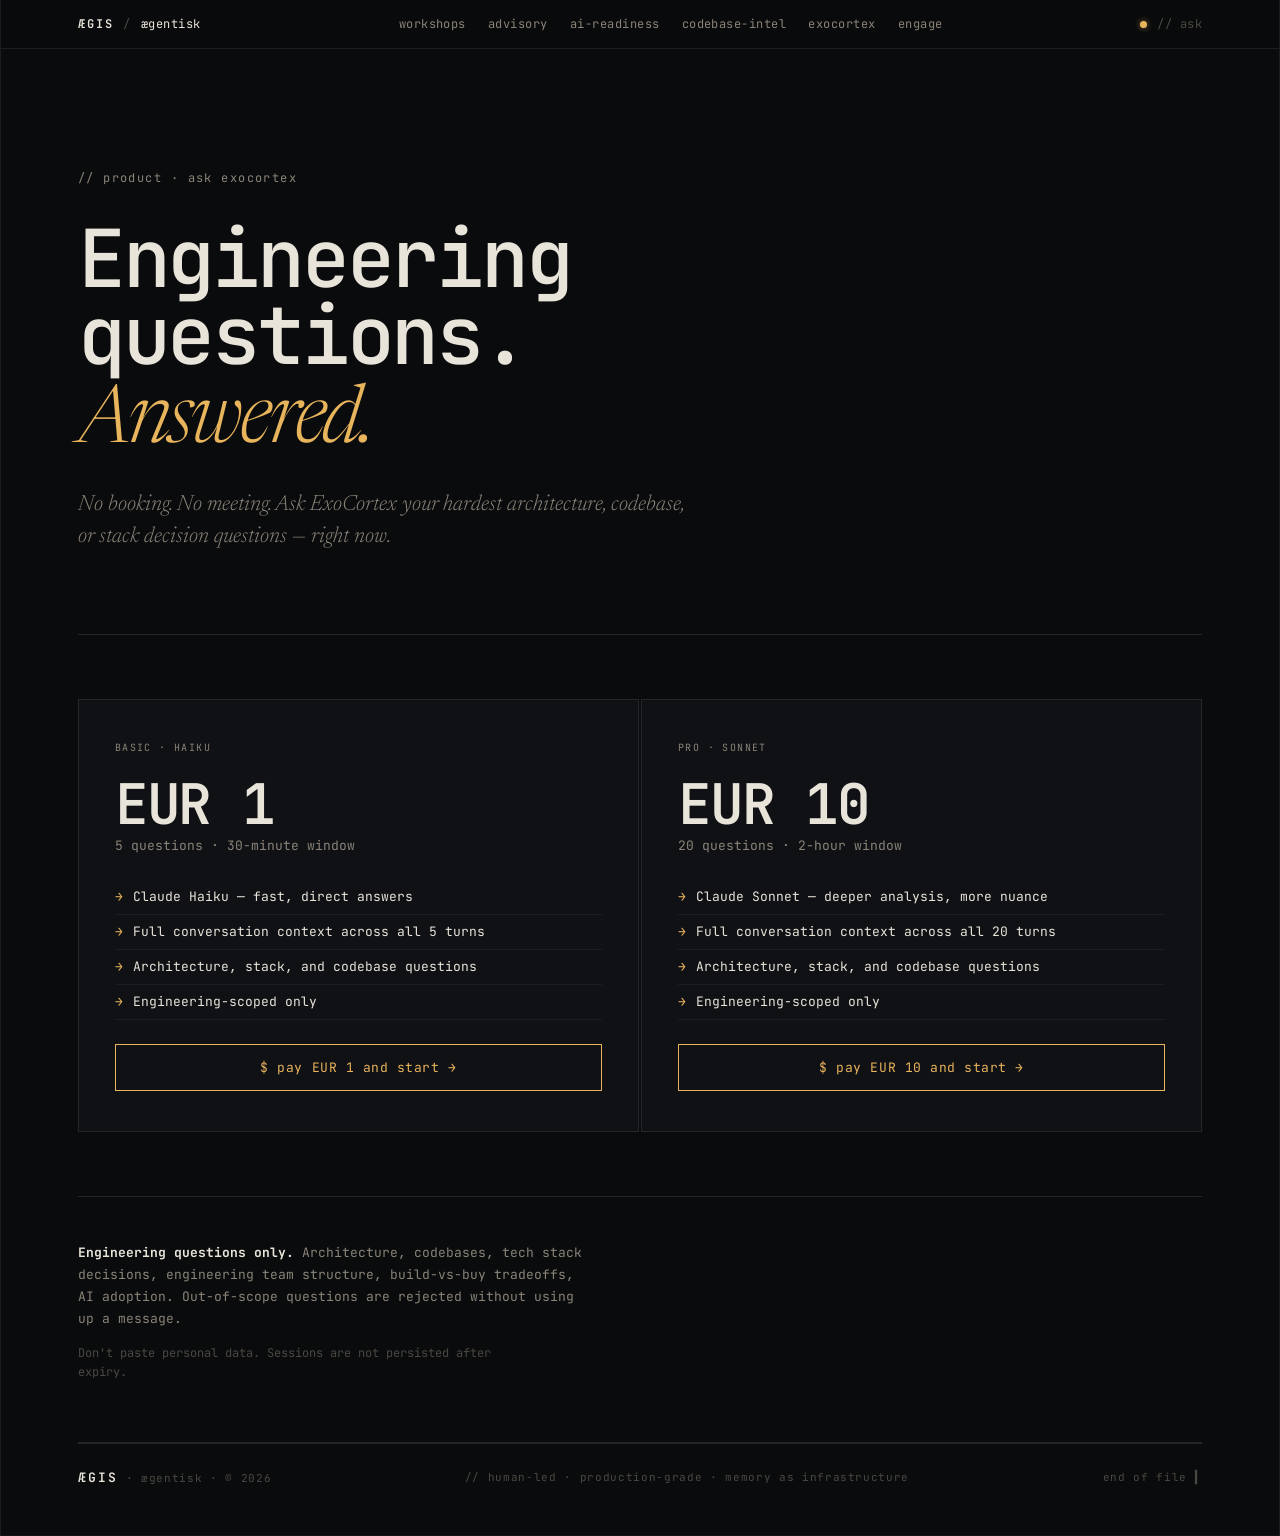
<file: ask-exocortex.html>
<!doctype html>
<html lang="en">
<head>
  <meta charset="utf-8" />
  <meta name="viewport" content="width=device-width, initial-scale=1" />
  <title>Ask ExoCortex · Ægis</title>
  <meta name="description" content="One-off engineering Q&A. Ask ExoCortex your hardest architecture, codebase, and stack questions. EUR 1 for 5 questions · EUR 10 for 20 questions with Sonnet." />
  <meta property="og:type" content="website" />
  <meta property="og:site_name" content="Ægis" />
  <meta property="og:title" content="Ask ExoCortex · Ægis" />
  <meta property="og:description" content="Engineering Q&A on demand. No booking. From EUR 1." />
  <meta property="og:url" content="https://xn--gis-xla.no/ask-exocortex.html" />
  <meta property="og:image" content="https://xn--gis-xla.no/og-image.png" />
  <meta name="twitter:card" content="summary_large_image" />
  <link rel="canonical" href="https://xn--gis-xla.no/ask-exocortex.html" />
  <link rel="preconnect" href="https://fonts.googleapis.com" />
  <link rel="preconnect" href="https://fonts.gstatic.com" crossorigin />
  <link href="https://fonts.googleapis.com/css2?family=JetBrains+Mono:wght@300;400;500;600&family=Newsreader:ital,opsz,wght@0,6..72,300;0,6..72,400;1,6..72,300;1,6..72,400&display=swap" rel="stylesheet" />
  <link rel="icon" href="favicon.svg" type="image/svg+xml" />
  <link rel="stylesheet" href="site.css" />
  <style>
    /* ---- hero ---- */
    .ask-hero {
      padding: 120px 0 80px;
      border-bottom: 1px solid var(--line);
    }
    .ask-eyebrow { font-size: 12px; letter-spacing: 0.12em; color: var(--fg-mute); margin-bottom: 32px; }
    .ask-title {
      font-family: var(--t-mono); font-weight: 500;
      font-size: clamp(36px, 6.5vw, 80px);
      line-height: 0.97; letter-spacing: -0.04em; margin: 0;
    }
    .ask-title em { font-family: var(--t-disp); font-style: italic; font-weight: 300; color: var(--accent-hex); }
    .ask-lede {
      font-family: var(--t-disp); font-style: italic; font-weight: 300;
      font-size: clamp(16px, 2vw, 22px); line-height: 1.45;
      color: var(--fg-mute); max-width: 52ch; margin: 28px 0 0;
    }

    /* ---- tier cards ---- */
    .ask-tiers {
      padding: 64px 0;
      display: grid; grid-template-columns: 1fr 1fr; gap: 2px;
      border-bottom: 1px solid var(--line);
    }
    @media (max-width: 640px) { .ask-tiers { grid-template-columns: 1fr; } }

    .ask-tier-card {
      background: var(--bg-2); border: 1px solid var(--line); padding: 40px 36px;
    }
    .ask-tier-tag { font-size: 10px; letter-spacing: 0.14em; color: var(--fg-mute); margin-bottom: 20px; }
    .ask-tier-price {
      font-size: clamp(36px, 5vw, 56px); font-weight: 600;
      letter-spacing: -0.04em; color: var(--fg); line-height: 1; margin-bottom: 4px;
    }
    .ask-tier-sub { font-size: 13px; color: var(--fg-mute); margin: 0 0 24px; }
    .ask-tier-cta {
      display: block; padding: 14px 20px; border: 1px solid var(--accent-hex);
      color: var(--accent-hex); font-family: var(--t-mono); font-size: 13px;
      letter-spacing: 0.04em; text-align: center; cursor: pointer;
      background: transparent; width: 100%; margin-top: 24px;
      transition: background 0.15s, color 0.15s;
    }
    .ask-tier-cta:hover { background: var(--accent-hex); color: var(--bg); }

    /* ---- scope note ---- */
    .ask-scope {
      padding: 32px 0 48px;
      border-bottom: 1px solid var(--line);
    }

    /* ---- chat UI ---- */
    .ask-chat { padding: 64px 0 80px; }
    .ask-chat-header {
      display: flex; align-items: baseline; justify-content: space-between;
      margin-bottom: 24px; flex-wrap: wrap; gap: 8px;
    }
    .ask-counter { font-family: var(--t-mono); font-size: 12px; color: var(--fg-mute); }
    .ask-counter .count { color: var(--accent-hex); font-weight: 600; }

    .ask-messages {
      background: var(--bg-2); border: 1px solid var(--line);
      padding: 24px; min-height: 240px; max-height: 480px;
      overflow-y: auto; font-size: 13px; line-height: 1.7;
      font-family: var(--t-mono); margin-bottom: 2px;
    }
    .ask-msg { margin-bottom: 20px; }
    .ask-msg:last-child { margin-bottom: 0; }
    .ask-msg-role { font-size: 11px; letter-spacing: 0.1em; color: var(--fg-mute); margin-bottom: 4px; }
    .ask-msg-role.user { color: var(--accent-hex); }
    .ask-msg-body { white-space: pre-wrap; word-break: break-word; color: var(--fg); }
    .ask-msg-body.scope-error { color: var(--fg-mute); font-style: italic; }

    .ask-input-area { display: flex; gap: 2px; }
    .ask-input {
      flex: 1; background: var(--bg-2); border: 1px solid var(--line);
      color: var(--fg); font-family: var(--t-mono); font-size: 13px;
      padding: 14px 16px; outline: none; resize: none; min-height: 52px;
      transition: border-color 0.15s;
    }
    .ask-input:focus { border-color: var(--accent-hex); }
    .ask-send {
      background: transparent; border: 1px solid var(--accent-hex);
      color: var(--accent-hex); font-family: var(--t-mono); font-size: 13px;
      padding: 14px 20px; cursor: pointer; letter-spacing: 0.04em;
      white-space: nowrap;
      transition: background 0.15s, color 0.15s;
    }
    .ask-send:hover:not(:disabled) { background: var(--accent-hex); color: var(--bg); }
    .ask-send:disabled { opacity: 0.4; cursor: not-allowed; }

    .ask-status-bar {
      font-size: 11px; color: var(--fg-mute); margin-top: 8px;
      font-family: var(--t-mono); min-height: 16px;
    }
    .ask-exhausted {
      font-family: var(--t-disp); font-style: italic; font-size: 15px;
      color: var(--fg-mute); margin-top: 24px; line-height: 1.6;
    }

    /* ---- tier card feature list ---- */
    .ask-check { list-style: none; padding: 0; margin: 0 0 8px; }
    .ask-check li {
      font-size: 13px; line-height: 1.7; padding: 6px 0;
      border-bottom: 1px solid var(--line-2); display: flex; align-items: baseline; gap: 10px;
    }
    .ask-check li::before { content: "→"; color: var(--accent-hex); flex-shrink: 0; }
  </style>
</head>
<body>
  <div class="page">
    <header class="topbar">
      <div class="topbar-row">
        <div class="topbar-left">
          <a href="index.html" style="display:flex;gap:10px;align-items:center;">
            <span class="brand">ÆGIS</span>
            <span class="dim">/</span>
            <span>ægentisk</span>
          </a>
        </div>
        <nav class="topbar-nav">
          <a href="workshops.html">workshops</a>
          <a href="advisory.html">advisory</a>
          <a href="ai-readiness-package.html">ai-readiness</a>
          <a href="codebase-intelligence.html">codebase-intel</a>
          <a href="exocortex-as-a-service.html">exocortex</a>
          <a href="index.html#engage">engage</a>
        </nav>
        <div class="topbar-right">
          <span class="status-dot"></span>
          <span class="dim">// ask</span>
        </div>
      </div>
    </header>

    <main>
      <!-- hero -->
      <section class="ask-hero">
        <div class="ask-eyebrow">// product · ask exocortex</div>
        <h1 class="ask-title">
          Engineering<br/>
          questions.<br/>
          <em>Answered.</em>
        </h1>
        <p class="ask-lede">
          No booking. No meeting. Ask ExoCortex your hardest architecture,
          codebase, or stack decision questions — right now.
        </p>
      </section>

      <!-- tier cards -->
      <section class="ask-tiers" id="ask-tiers">
        <div class="ask-tier-card">
          <div class="ask-tier-tag">BASIC · HAIKU</div>
          <div class="ask-tier-price">EUR 1</div>
          <div class="ask-tier-sub">5 questions · 30-minute window</div>
          <ul class="ask-check">
            <li>Claude Haiku — fast, direct answers</li>
            <li>Full conversation context across all 5 turns</li>
            <li>Architecture, stack, and codebase questions</li>
            <li>Engineering-scoped only</li>
          </ul>
          <button class="ask-tier-cta" id="ask-buy-basic">
            <span>$</span> pay EUR 1 and start →
          </button>
        </div>
        <div class="ask-tier-card">
          <div class="ask-tier-tag">PRO · SONNET</div>
          <div class="ask-tier-price">EUR 10</div>
          <div class="ask-tier-sub">20 questions · 2-hour window</div>
          <ul class="ask-check">
            <li>Claude Sonnet — deeper analysis, more nuance</li>
            <li>Full conversation context across all 20 turns</li>
            <li>Architecture, stack, and codebase questions</li>
            <li>Engineering-scoped only</li>
          </ul>
          <button class="ask-tier-cta" id="ask-buy-pro">
            <span>$</span> pay EUR 10 and start →
          </button>
        </div>
      </section>

      <!-- scope note -->
      <section class="ask-scope" id="ask-scope-note">
        <p style="font-size:13px;color:var(--fg-mute);max-width:64ch;line-height:1.7;">
          <strong style="color:var(--fg)">Engineering questions only.</strong>
          Architecture, codebases, tech stack decisions, engineering team structure,
          build-vs-buy tradeoffs, AI adoption. Out-of-scope questions are rejected
          without using up a message.
        </p>
        <p style="font-size:12px;color:var(--fg-dim);max-width:64ch;line-height:1.6;margin-top:8px;">
          Don't paste personal data. Sessions are not persisted after expiry.
        </p>
      </section>

      <!-- loading state (while exchanging checkout ID) -->
      <section id="ask-loading" style="display:none;padding:64px 0;">
        <p style="font-family:var(--t-mono);font-size:13px;color:var(--fg-mute);">
          // verifying payment… <span class="caret">▍</span>
        </p>
      </section>

      <!-- error state -->
      <section id="ask-error-section" style="display:none;padding:64px 0;">
        <p style="font-family:var(--t-mono);font-size:13px;color:var(--accent-hex);" id="ask-error-msg"></p>
        <a href="ask-exocortex.html" style="color:var(--fg-mute);font-size:12px;margin-top:16px;display:inline-block;">← start over</a>
      </section>

      <!-- chat UI (shown when session is active) -->
      <section class="ask-chat" id="ask-chat" style="display:none;">
        <div class="ask-chat-header">
          <div class="col-label">// exocortex · active session</div>
          <div class="ask-counter">
            <span class="count" id="ask-count">—</span> messages left
            &nbsp;·&nbsp; <span id="ask-expiry">—</span>
          </div>
        </div>
        <div class="ask-messages" id="ask-messages">
          <div class="ask-msg">
            <div class="ask-msg-role">exocortex</div>
            <div class="ask-msg-body">Session active. Ask your engineering question.</div>
          </div>
        </div>
        <div class="ask-input-area">
          <textarea
            class="ask-input" id="ask-input"
            placeholder="describe your architecture problem, stack decision, or codebase question…"
            rows="2"
          ></textarea>
          <button class="ask-send" id="ask-send">↵ send</button>
        </div>
        <div class="ask-status-bar" id="ask-status-bar"></div>
        <div class="ask-exhausted" id="ask-exhausted" style="display:none;">
          Session complete. For deeper work, book a full
          <a href="advisory.html" style="color:var(--accent-hex)">advisory review</a>
          or join the <a href="exocortex-as-a-service.html" style="color:var(--accent-hex)">ExoCortex retainer</a>.
        </div>
      </section>
    </main>

    <footer class="footer">
      <div class="footer-row">
        <div><span class="brand small">ÆGIS</span><span class="dim"> · ægentisk · </span><span class="dim">© 2026</span></div>
        <div class="dim">// human-led · production-grade · memory as infrastructure</div>
        <div class="dim">end of file ▍</div>
      </div>
    </footer>
  </div>

  <script>
    // ── Config ─────────────────────────────────────────────────────────────────
    // Replace these with your Stripe Payment Link URLs after creating them:
    //   Stripe dashboard → Payment Links → Create
    //   Success redirect: https://xn--gis-xla.no/ask-exocortex.html?checkout={CHECKOUT_SESSION_ID}&tier=basic
    var STRIPE_LINK_BASIC = "https://buy.stripe.com/cNiaEY0DE1VE9I798Q14401";
    var STRIPE_LINK_PRO   = "https://buy.stripe.com/00waEY1HI1VEbQfeta14402";
    var PROXY = "https://aegis-proxy.totto.workers.dev";
    var SESSION_KEY = "ask_exo_session";

    // ── Buy buttons ────────────────────────────────────────────────────────────
    (function() {
      var buyBasic = document.getElementById('ask-buy-basic');
      var buyPro   = document.getElementById('ask-buy-pro');
      var ready = !STRIPE_LINK_BASIC.includes('REPLACE') && !STRIPE_LINK_PRO.includes('REPLACE');
      if (!ready) {
        // Stripe links not yet configured — disable buttons gracefully
        [buyBasic, buyPro].forEach(function(btn) {
          if (!btn) return;
          btn.disabled = true;
          btn.textContent = 'coming soon';
          btn.style.opacity = '0.5';
          btn.style.cursor  = 'default';
          btn.style.borderColor = 'var(--line)';
          btn.style.color       = 'var(--fg-mute)';
        });
        return;
      }
      if (buyBasic) buyBasic.addEventListener('click', function() {
        window.location.href = STRIPE_LINK_BASIC;
      });
      if (buyPro) buyPro.addEventListener('click', function() {
        window.location.href = STRIPE_LINK_PRO;
      });
    })();

    // ── Session init ───────────────────────────────────────────────────────────
    (async function() {
      var params     = new URLSearchParams(window.location.search);
      var checkoutId = params.get('checkout');
      var tier       = params.get('tier');

      // Resume existing session from sessionStorage
      var stored = sessionStorage.getItem(SESSION_KEY);
      if (stored) {
        try {
          var s = JSON.parse(stored);
          if (s.token && s.expiresAt > Date.now()) {
            showChat(s.token, s.messagesLeft, s.expiresAt);
            return;
          }
        } catch (_) {}
        sessionStorage.removeItem(SESSION_KEY);
      }

      // Exchange Stripe checkout ID for session token
      if (checkoutId && tier) {
        // Remove checkout params from URL to prevent re-redemption on refresh
        window.history.replaceState({}, '', window.location.pathname);

        showLoading(true);
        try {
          var resp = await fetch(PROXY + '/ask/session', {
            method: 'POST',
            headers: { 'content-type': 'application/json' },
            body: JSON.stringify({ checkoutId: checkoutId, tier: tier }),
          });
          var data = await resp.json();
          if (!resp.ok) throw new Error(data.error || 'session exchange failed');

          sessionStorage.setItem(SESSION_KEY, JSON.stringify({
            token: data.token,
            messagesLeft: data.messagesLeft,
            expiresAt: data.expiresAt,
          }));
          showLoading(false);
          showChat(data.token, data.messagesLeft, data.expiresAt);
        } catch (e) {
          showLoading(false);
          showErrorSection(
            (e.message || 'payment verification failed') +
            '. If you were charged, email selina@exoreaction.com.'
          );
        }
      }
    })();

    // ── UI helpers ──────────────────────────────────────────────────────────────
    function showLoading(v) {
      document.getElementById('ask-loading').style.display    = v ? 'block' : 'none';
      document.getElementById('ask-tiers').style.display      = v ? 'none'  : '';
      document.getElementById('ask-scope-note').style.display = v ? 'none'  : '';
    }

    function showErrorSection(msg) {
      document.getElementById('ask-error-msg').textContent       = '// error: ' + msg;
      document.getElementById('ask-error-section').style.display = 'block';
      document.getElementById('ask-tiers').style.display         = 'none';
      document.getElementById('ask-scope-note').style.display    = 'none';
    }

    function showChat(token, messagesLeft, expiresAt) {
      document.getElementById('ask-tiers').style.display      = 'none';
      document.getElementById('ask-scope-note').style.display = 'none';
      document.getElementById('ask-loading').style.display    = 'none';
      document.getElementById('ask-chat').style.display       = 'block';
      updateCounter(messagesLeft, expiresAt);
      wireChat(token, messagesLeft, expiresAt);
    }

    function updateCounter(messagesLeft, expiresAt) {
      var countEl  = document.getElementById('ask-count');
      var expiryEl = document.getElementById('ask-expiry');
      if (countEl)  countEl.textContent  = messagesLeft;
      if (expiryEl) {
        var mins = Math.max(0, Math.round((expiresAt - Date.now()) / 60000));
        expiryEl.textContent = mins + 'min remaining';
      }
    }

    // ── Chat handler ───────────────────────────────────────────────────────────
    function wireChat(token, initialMessages, expiresAt) {
      var messagesLeft = initialMessages;
      var input     = document.getElementById('ask-input');
      var sendBtn   = document.getElementById('ask-send');
      var msgList   = document.getElementById('ask-messages');
      var statusBar = document.getElementById('ask-status-bar');
      var exhausted = document.getElementById('ask-exhausted');
      var loading   = false;

      // Expiry countdown — updates every 30s
      var countdownId = setInterval(function() {
        updateCounter(messagesLeft, expiresAt);
        if (Date.now() > expiresAt) {
          clearInterval(countdownId);
          statusBar.textContent = '// session expired';
          sendBtn.disabled = true;
          input.disabled   = true;
        }
      }, 30000);

      if (messagesLeft <= 0) {
        sendBtn.disabled = true;
        input.disabled   = true;
        exhausted.style.display = 'block';
      }

      function appendMsg(role, text, isScope) {
        var msg    = document.createElement('div');
        msg.className = 'ask-msg';
        var roleEl = document.createElement('div');
        roleEl.className = 'ask-msg-role' + (role === 'you' ? ' user' : '');
        roleEl.textContent = role;
        var body   = document.createElement('div');
        body.className = 'ask-msg-body' + (isScope ? ' scope-error' : '');
        body.textContent = text || '';
        msg.appendChild(roleEl);
        msg.appendChild(body);
        msgList.appendChild(msg);
        msgList.scrollTop = msgList.scrollHeight;
        return body;
      }

      function typewrite(el, text, onDone) {
        var chars = text.split('');
        var i = 0;
        function tick() {
          if (i >= chars.length) { if (onDone) onDone(); return; }
          var step = Math.min(4, chars.length - i);
          el.textContent += chars.slice(i, i + step).join('');
          i += step;
          msgList.scrollTop = msgList.scrollHeight;
          setTimeout(tick, 6);
        }
        tick();
      }

      async function send() {
        var msg = input.value.trim();
        if (!msg || loading || messagesLeft <= 0) return;

        loading = true;
        sendBtn.disabled = true;
        input.disabled   = true;
        statusBar.textContent = '// thinking…';

        appendMsg('you', msg);
        input.value = '';

        try {
          var resp = await fetch(PROXY + '/ask/chat', {
            method: 'POST',
            headers: { 'content-type': 'application/json' },
            body: JSON.stringify({ token: token, message: msg }),
          });
          var data = await resp.json();

          if (!resp.ok) {
            if (resp.status === 410) {
              statusBar.textContent = '// ' + (data.error || 'session ended');
              sendBtn.disabled = true;
              input.disabled   = true;
              exhausted.style.display = 'block';
              clearInterval(countdownId);
              return;
            }
            throw new Error(data.error || 'request failed');
          }

          messagesLeft = data.messagesLeft;

          // Persist updated count
          try {
            var s = JSON.parse(sessionStorage.getItem(SESSION_KEY) || '{}');
            s.messagesLeft = messagesLeft;
            sessionStorage.setItem(SESSION_KEY, JSON.stringify(s));
          } catch (_) {}

          statusBar.textContent = '';
          var bodyEl = appendMsg('exocortex', '', data.scopeError);

          typewrite(bodyEl, data.response, function() {
            loading = false;
            updateCounter(messagesLeft, expiresAt);
            if (messagesLeft <= 0) {
              sendBtn.disabled = true;
              input.disabled   = true;
              exhausted.style.display = 'block';
              clearInterval(countdownId);
            } else {
              sendBtn.disabled = false;
              input.disabled   = false;
              input.focus();
            }
          });
        } catch (e) {
          statusBar.textContent = '// error: ' + (e.message || 'unknown');
          loading = false;
          sendBtn.disabled = false;
          input.disabled   = false;
        }
      }

      sendBtn.addEventListener('click', send);
      input.addEventListener('keydown', function(e) {
        if (e.key === 'Enter' && !e.shiftKey) { e.preventDefault(); send(); }
      });
    }
  </script>
</body>
</html>
</file>
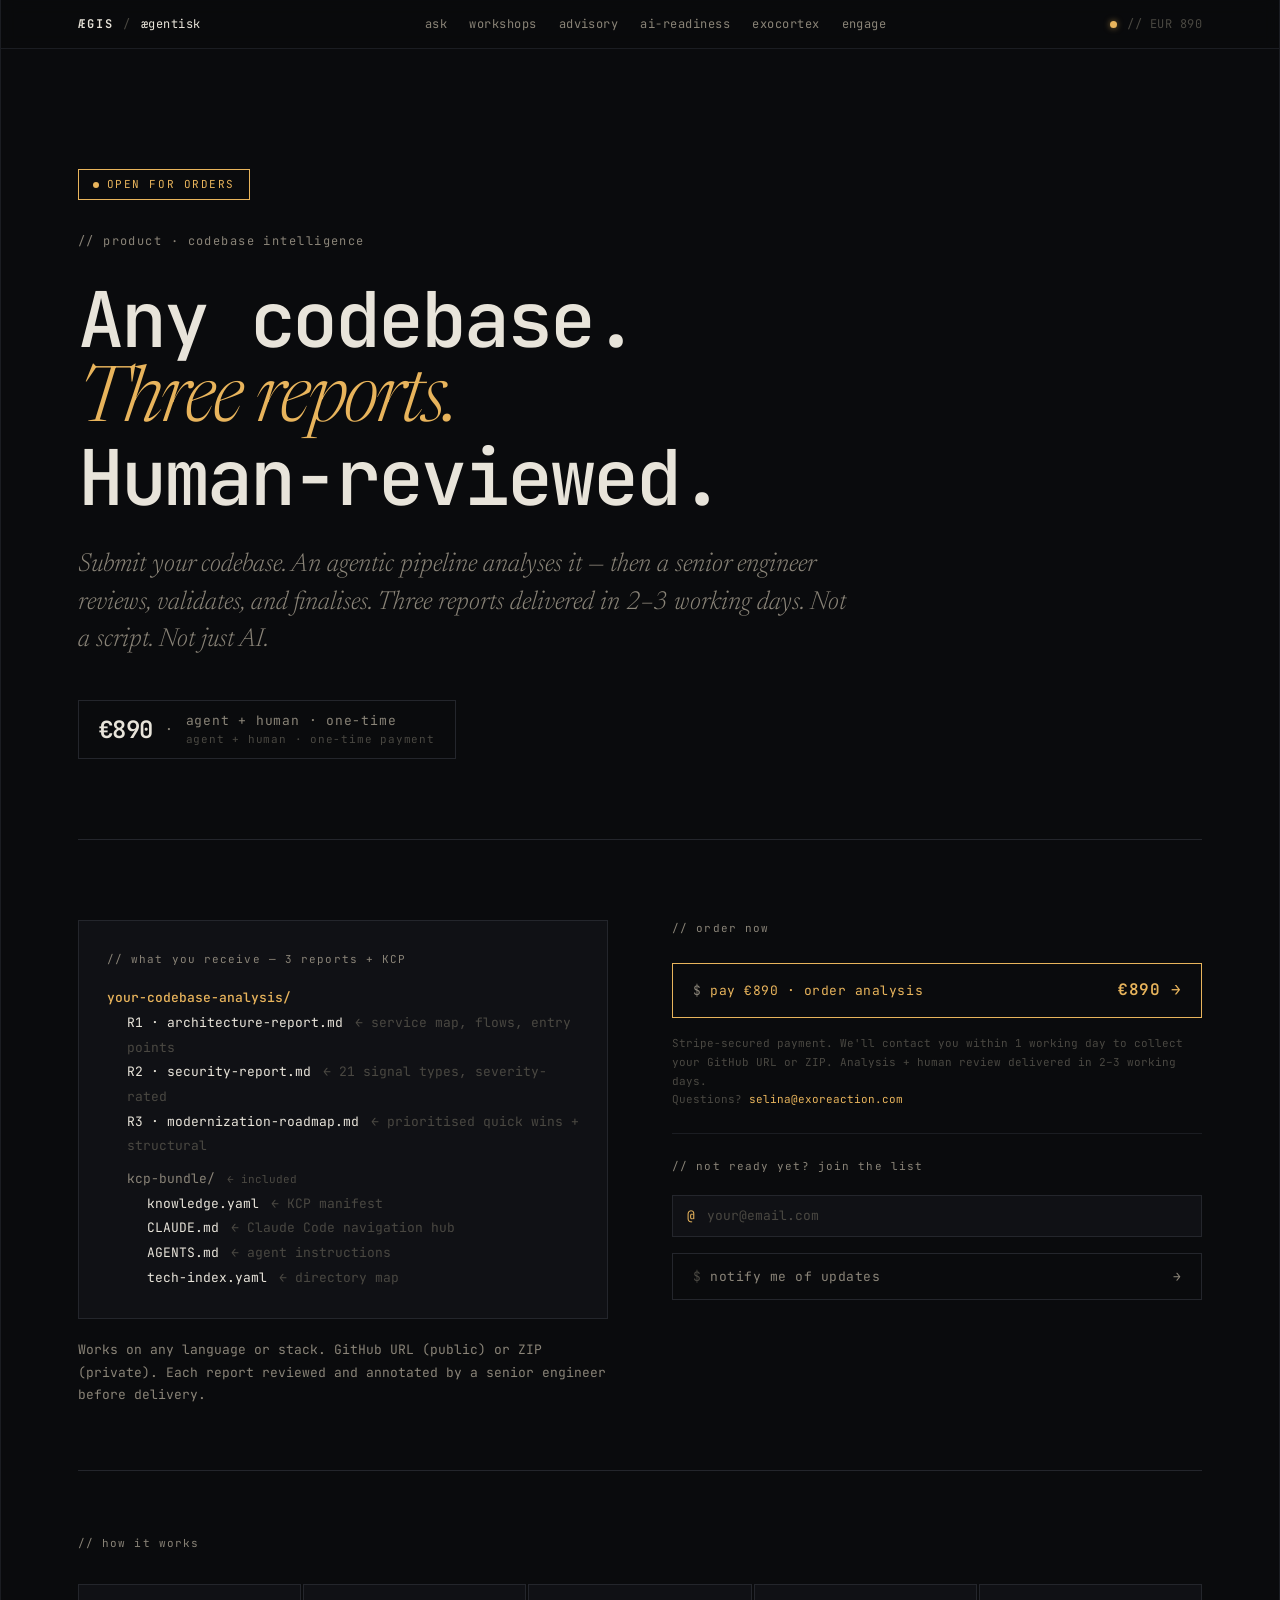
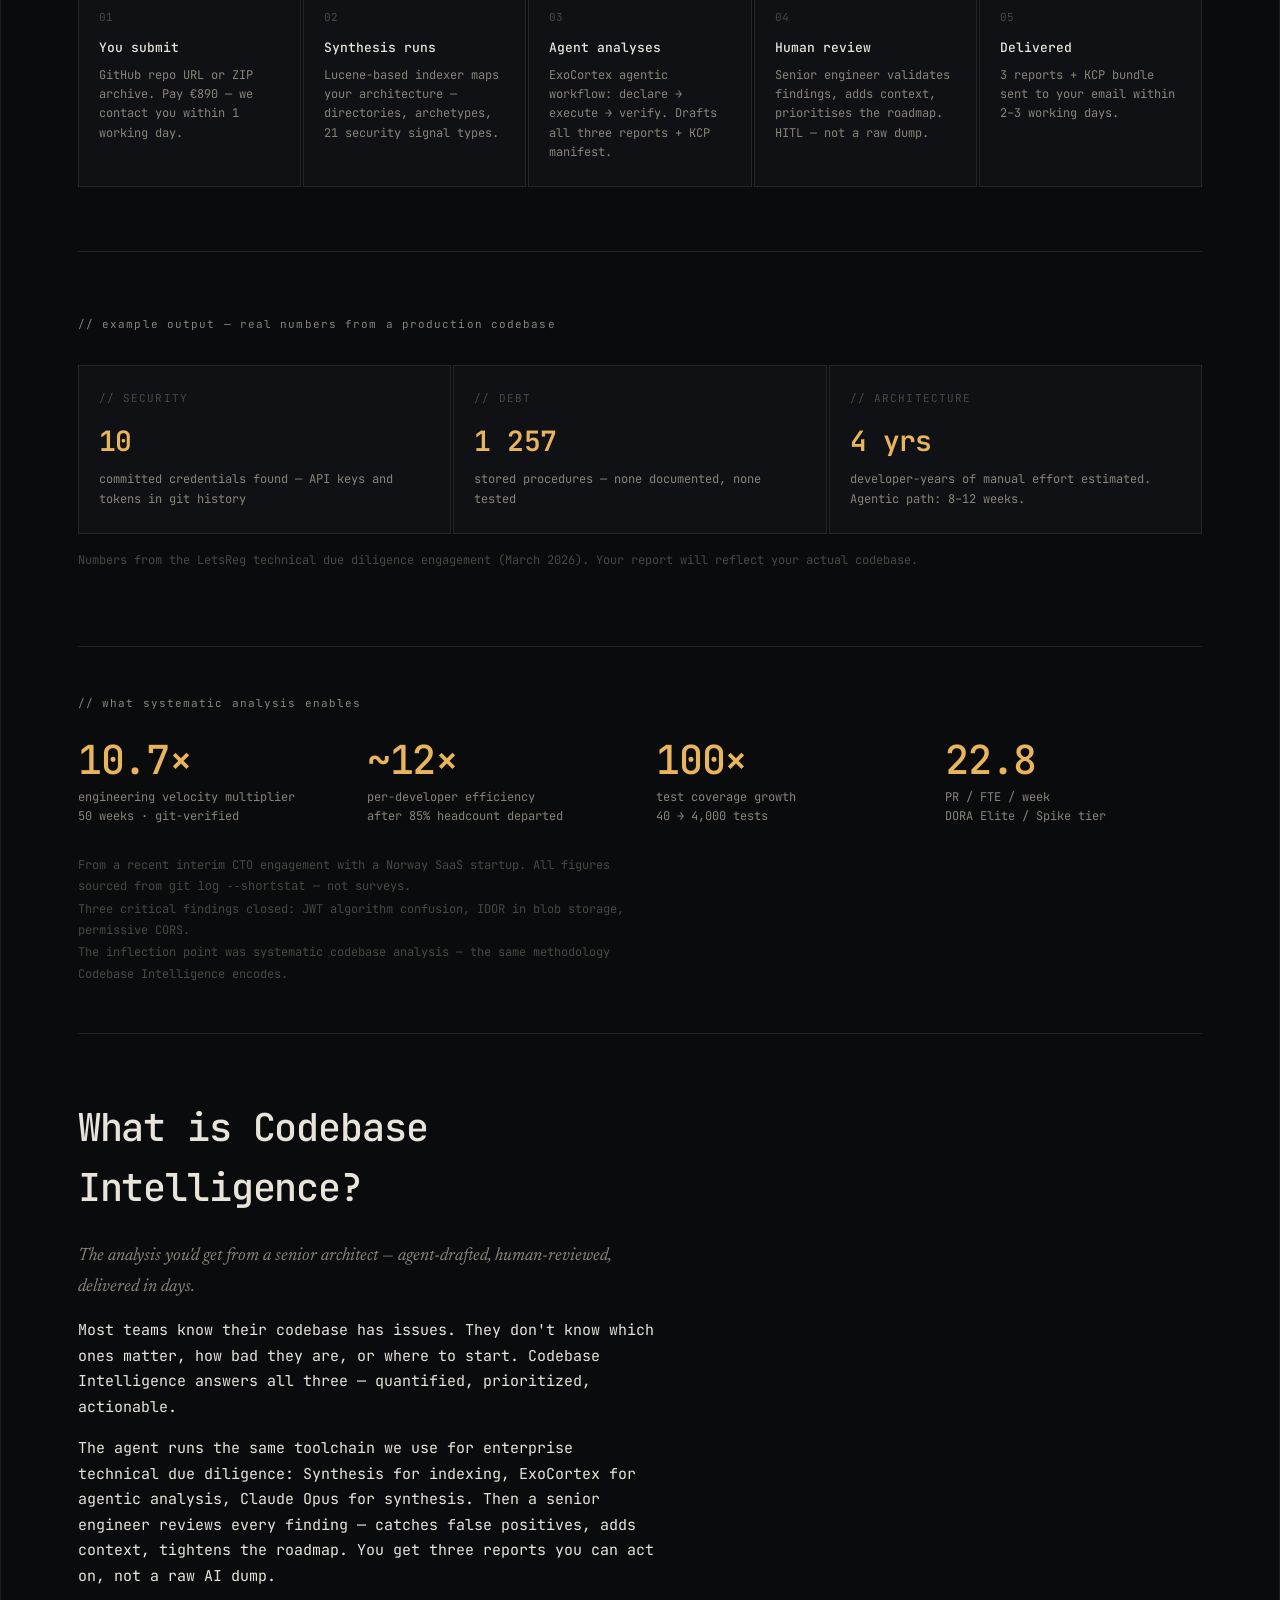
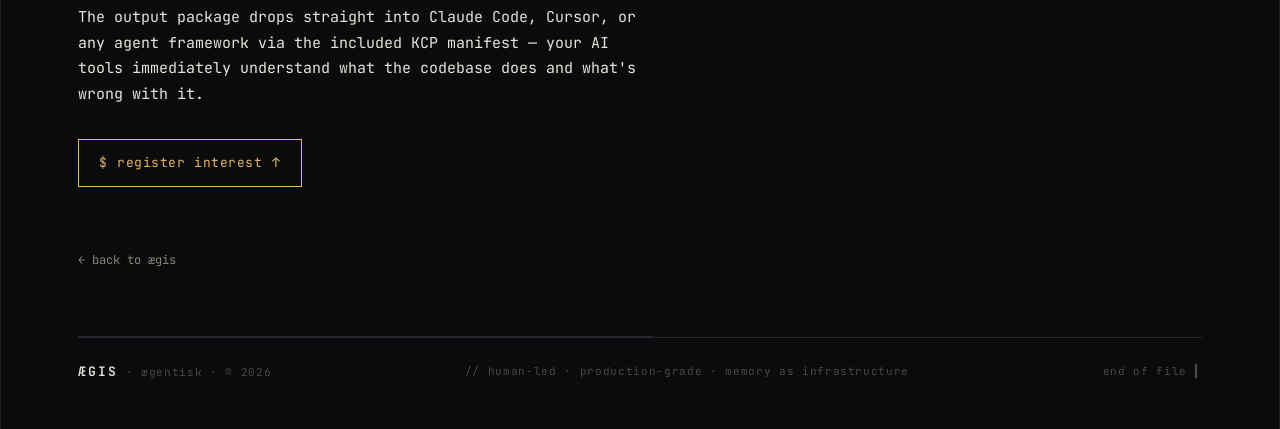
<file: codebase-intelligence.html>
<!doctype html>
<html lang="en">
<head>
  <meta charset="utf-8" />
  <meta name="viewport" content="width=device-width, initial-scale=1" />
  <title>Codebase Intelligence · Ægis</title>
  <meta name="description" content="Deep technical analysis of any codebase. Architecture map, security findings, debt inventory, and modernization roadmap — delivered to your inbox in 30–60 minutes." />
  <meta property="og:type" content="website" />
  <meta property="og:site_name" content="Ægis" />
  <meta property="og:title" content="Codebase Intelligence · Ægis" />
  <meta property="og:description" content="Upload your codebase. Get a full technical analysis — architecture, security, debt, modernization roadmap — in under an hour." />
  <meta property="og:url" content="https://xn--gis-xla.no/codebase-intelligence.html" />
  <meta property="og:image" content="https://xn--gis-xla.no/og-image.png" />
  <meta name="twitter:card" content="summary_large_image" />
  <link rel="canonical" href="https://xn--gis-xla.no/codebase-intelligence.html" />
  <link rel="preconnect" href="https://fonts.googleapis.com" />
  <link rel="preconnect" href="https://fonts.gstatic.com" crossorigin />
  <link href="https://fonts.googleapis.com/css2?family=JetBrains+Mono:wght@300;400;500;600&family=Newsreader:ital,opsz,wght@0,6..72,300;0,6..72,400;1,6..72,300;1,6..72,400&display=swap" rel="stylesheet" />
  <link rel="icon" href="favicon.svg" type="image/svg+xml" />
  <link rel="stylesheet" href="site.css" />
  <style>
    /* ---- launch badge ---- */
    .launch-badge {
      display: inline-flex; align-items: center; gap: 8px;
      border: 1px solid var(--accent-hex); padding: 6px 14px;
      font-size: 11px; letter-spacing: 0.14em; color: var(--accent-hex);
      margin-bottom: 32px;
    }
    .launch-badge .badge-dot {
      width: 6px; height: 6px; border-radius: 50%;
      background: var(--accent-hex);
      animation: pulse 2s ease-in-out infinite;
    }
    @keyframes pulse {
      0%, 100% { opacity: 1; } 50% { opacity: 0.3; }
    }

    /* ---- hero ---- */
    .pkg-hero {
      padding: 120px 0 80px;
      border-bottom: 1px solid var(--line);
    }
    .pkg-eyebrow {
      font-size: 12px; letter-spacing: 0.12em; color: var(--fg-mute); margin-bottom: 32px;
    }
    .pkg-title {
      font-family: var(--t-mono); font-weight: 500;
      font-size: clamp(36px, 6vw, 96px);
      line-height: 0.97; letter-spacing: -0.04em; margin: 0;
    }
    .pkg-title em { font-family: var(--t-disp); font-style: italic; font-weight: 300; color: var(--accent-hex); }
    .pkg-lede {
      font-family: var(--t-disp); font-style: italic; font-weight: 300;
      font-size: clamp(18px, 2.2vw, 26px); line-height: 1.45;
      color: var(--fg-mute); max-width: 52ch; margin: 32px 0 0;
    }
    .pkg-price-pill {
      display: inline-flex; align-items: center; gap: 12px;
      border: 1px solid var(--line); padding: 10px 20px;
      font-size: 13px; letter-spacing: 0.06em; margin-top: 40px;
      color: var(--fg-mute);
    }
    .pkg-price-pill .price-big { font-size: 24px; font-weight: 600; letter-spacing: -0.02em; color: var(--fg); }

    /* ---- body layout ---- */
    .pkg-body {
      display: grid;
      grid-template-columns: 1fr 1fr;
      gap: 64px;
      padding: 80px 0 64px;
      border-bottom: 1px solid var(--line);
    }
    @media (max-width: 720px) { .pkg-body { grid-template-columns: 1fr; gap: 40px; } }

    /* ---- report preview tree ---- */
    .pkg-tree {
      background: var(--bg-2); border: 1px solid var(--line);
      padding: 28px; font-size: 13px; line-height: 1.9;
    }
    .pkg-tree .tree-root { color: var(--accent-hex); font-weight: 500; }
    .pkg-tree .tree-dir  { color: var(--fg-mute); }
    .pkg-tree .tree-file { color: var(--fg); }
    .pkg-tree .tree-note { color: var(--fg-dim); margin-left: 4px; }
    .pkg-tree-head { font-size: 11px; letter-spacing: 0.1em; color: var(--fg-mute); margin-bottom: 16px; }

    /* ---- form ---- */
    .pkg-form-wrap { display: flex; flex-direction: column; gap: 0; }
    .pkg-form-head { font-size: 11px; letter-spacing: 0.1em; color: var(--fg-mute); margin-bottom: 20px; }
    .pkg-form { display: flex; flex-direction: column; gap: 10px; }
    .pkg-input-row {
      display: flex; align-items: center; gap: 10px;
      border: 1px solid var(--line); padding: 10px 14px;
      background: var(--bg-2);
    }
    .pkg-input-row:focus-within { border-color: var(--fg-mute); }
    .pkg-arrow { color: var(--accent-hex); font-size: 13px; flex-shrink: 0; }
    .pkg-input {
      flex: 1; background: transparent; border: none; outline: none;
      color: var(--fg); font-family: var(--t-mono); font-size: 13px;
      line-height: 1.4;
    }
    .pkg-input::placeholder { color: var(--fg-dim); }
    .pkg-error { font-size: 12px; color: var(--warn); letter-spacing: 0.02em; padding: 4px 0; }
    .pkg-submit {
      display: flex; align-items: center; gap: 8px; justify-content: space-between;
      padding: 14px 20px; border: 1px solid var(--accent-hex); background: transparent;
      color: var(--accent-hex); font-family: var(--t-mono); font-size: 13px; letter-spacing: 0.04em;
      cursor: pointer; transition: background 0.15s; margin-top: 6px;
      text-align: left; width: 100%;
    }
    .pkg-submit:hover { background: color-mix(in oklch, var(--accent-hex), transparent 85%); }
    .pkg-fine {
      font-size: 11px; color: var(--fg-dim); line-height: 1.7; margin-top: 16px;
    }
    .pkg-success {
      font-size: 13px; color: var(--accent-hex); line-height: 1.7;
      border: 1px solid var(--accent-hex); padding: 16px 20px;
      background: color-mix(in oklch, var(--accent-hex), transparent 90%);
    }

    /* ---- how it works ---- */
    .pkg-how { padding: 64px 0; border-bottom: 1px solid var(--line); }
    .pkg-how-head { font-size: 11px; letter-spacing: 0.1em; color: var(--fg-mute); margin-bottom: 32px; }
    .pkg-steps {
      display: grid; grid-template-columns: repeat(5, 1fr); gap: 2px;
    }
    @media (max-width: 900px) { .pkg-steps { grid-template-columns: 1fr 1fr; } }
    @media (max-width: 500px) { .pkg-steps { grid-template-columns: 1fr; } }
    .pkg-step {
      background: var(--bg-2); padding: 24px 20px; border: 1px solid var(--line);
    }
    .pkg-step-n { font-size: 11px; color: var(--fg-dim); margin-bottom: 12px; }
    .pkg-step-t { font-size: 13px; font-weight: 500; color: var(--fg); margin-bottom: 8px; }
    .pkg-step-d { font-size: 12px; color: var(--fg-mute); line-height: 1.6; }

    /* ---- what is it ---- */
    .pkg-what { padding: 64px 0; border-bottom: 1px solid var(--line); max-width: 64ch; }
    .pkg-what h2 {
      font-family: var(--t-mono); font-weight: 500;
      font-size: clamp(24px, 3vw, 40px); letter-spacing: -0.03em; margin: 0 0 24px;
    }
    .pkg-what p { font-size: 15px; line-height: 1.7; color: var(--fg); margin: 0 0 16px; }
    .pkg-what p.mute { color: var(--fg-mute); font-family: var(--t-disp); font-style: italic; font-size: 18px; }

    /* ---- sample output ---- */
    .pkg-sample { padding: 64px 0; border-bottom: 1px solid var(--line); }
    .pkg-sample-head { font-size: 11px; letter-spacing: 0.1em; color: var(--fg-mute); margin-bottom: 32px; }
    .pkg-findings {
      display: grid; grid-template-columns: 1fr 1fr 1fr; gap: 2px;
    }
    @media (max-width: 720px) { .pkg-findings { grid-template-columns: 1fr; } }
    .pkg-finding {
      background: var(--bg-2); border: 1px solid var(--line); padding: 24px 20px;
    }
    .pkg-finding-cat { font-size: 11px; letter-spacing: 0.1em; color: var(--fg-dim); margin-bottom: 12px; }
    .pkg-finding-val { font-size: 28px; font-weight: 600; letter-spacing: -0.02em; color: var(--accent-hex); margin-bottom: 8px; }
    .pkg-finding-label { font-size: 12px; color: var(--fg-mute); line-height: 1.6; }

    /* ---- back ---- */
    .pkg-back { display: inline-flex; align-items: center; gap: 8px; color: var(--fg-mute); font-size: 12px; margin-top: 48px; }
    .pkg-back:hover { color: var(--accent-hex); }
  </style>
</head>
<body>
  <div class="page">
    <header class="topbar">
      <div class="topbar-row">
        <div class="topbar-left">
          <a href="index.html" style="display:flex;gap:10px;align-items:center;">
            <span class="brand">ÆGIS</span>
            <span class="dim">/</span>
            <span>ægentisk</span>
          </a>
        </div>
        <nav class="topbar-nav">
          <a href="ask-exocortex.html">ask</a>
          <a href="workshops.html">workshops</a>
          <a href="advisory.html">advisory</a>
          <a href="ai-readiness-package.html">ai-readiness</a>
          <a href="exocortex-as-a-service.html">exocortex</a>
          <a href="index.html#engage">engage</a>
        </nav>
        <div class="topbar-right">
          <span class="status-dot"></span>
          <span class="dim">// EUR 890</span>
        </div>
      </div>
    </header>

    <main>
      <!-- hero -->
      <section class="pkg-hero">
        <div class="launch-badge">
          <span class="badge-dot"></span>
          OPEN FOR ORDERS
        </div>
        <div class="pkg-eyebrow">// product · codebase intelligence</div>
        <h1 class="pkg-title">
          Any codebase.<br/>
          <em>Three reports.</em><br/>
          Human-reviewed.
        </h1>
        <p class="pkg-lede">
          Submit your codebase. An agentic pipeline analyses it — then a senior engineer
          reviews, validates, and finalises. Three reports delivered in 2–3 working days.
          Not a script. Not just AI.
        </p>
        <div class="pkg-price-pill">
          <span class="price-big">€890</span>
          <span>·</span>
          <div>
            <div>agent + human · one-time</div>
            <div style="color:var(--fg-dim);font-size:11px;">agent + human · one-time payment</div>
          </div>
        </div>
      </section>

      <!-- report tree + waitlist form -->
      <section class="pkg-body">
        <div>
          <div class="pkg-tree">
            <div class="pkg-tree-head">// what you receive — 3 reports + KCP</div>
            <div class="tree-root">your-codebase-analysis/</div>
            <div style="padding-left: 20px;">
              <div class="tree-file">R1 · architecture-report.md<span class="tree-note"> ← service map, flows, entry points</span></div>
              <div class="tree-file">R2 · security-report.md<span class="tree-note"> ← 21 signal types, severity-rated</span></div>
              <div class="tree-file">R3 · modernization-roadmap.md<span class="tree-note"> ← prioritised quick wins + structural</span></div>
              <div class="tree-dir" style="margin-top:8px;">kcp-bundle/ <span class="tree-note" style="font-size:11px;"> ← included</span></div>
              <div style="padding-left: 20px;">
                <div class="tree-file">knowledge.yaml<span class="tree-note"> ← KCP manifest</span></div>
                <div class="tree-file">CLAUDE.md<span class="tree-note"> ← Claude Code navigation hub</span></div>
                <div class="tree-file">AGENTS.md<span class="tree-note"> ← agent instructions</span></div>
                <div class="tree-file">tech-index.yaml<span class="tree-note"> ← directory map</span></div>
              </div>
            </div>
          </div>
          <p style="font-size:13px;color:var(--fg-mute);margin:20px 0 0;line-height:1.7;">
            Works on any language or stack. GitHub URL (public) or ZIP (private).
            Each report reviewed and annotated by a senior engineer before delivery.
          </p>
        </div>

        <div class="pkg-form-wrap" id="form-area">
          <div class="pkg-form-head">// order now</div>
          <a href="https://buy.stripe.com/fZu5kEfyy1VE7zZ98Q14403"
             class="pkg-submit" style="text-decoration:none;display:flex;align-items:center;justify-content:space-between;margin-bottom:0;">
            <span><span style="color:var(--fg-mute)">$</span> pay €890 · order analysis</span>
            <span style="color:var(--accent-hex);font-weight:600;font-size:16px;">€890 →</span>
          </a>
          <div class="pkg-fine" style="margin-top:16px;">
            Stripe-secured payment. We'll contact you within 1 working day to collect
            your GitHub URL or ZIP. Analysis + human review delivered in 2–3 working days.<br/>
            Questions? <a href="mailto:selina@exoreaction.com" style="color:var(--accent-hex);">selina@exoreaction.com</a>
          </div>
          <div style="margin-top:24px;padding-top:24px;border-top:1px solid var(--line-2);">
            <div class="pkg-form-head">// not ready yet? join the list</div>
            <form class="pkg-form" id="waitlist-form" novalidate>
              <div class="pkg-input-row">
                <span class="pkg-arrow">@</span>
                <input class="pkg-input" id="wl-email" type="email"
                  placeholder="your@email.com" autocomplete="email" />
              </div>
              <div class="pkg-error" id="wl-error" style="display:none;"></div>
              <button type="submit" class="pkg-submit" id="wl-submit" style="border-color:var(--line);color:var(--fg-mute);">
                <span><span style="color:var(--fg-dim)">$</span> notify me of updates</span>
                <span>→</span>
              </button>
            </form>
          </div>
        </div>
      </section>

      <!-- how it works -->
      <section class="pkg-how">
        <div class="pkg-how-head">// how it works</div>
        <div class="pkg-steps">
          <div class="pkg-step">
            <div class="pkg-step-n">01</div>
            <div class="pkg-step-t">You submit</div>
            <div class="pkg-step-d">GitHub repo URL or ZIP archive. Pay €890 — we contact you within 1 working day.</div>
          </div>
          <div class="pkg-step">
            <div class="pkg-step-n">02</div>
            <div class="pkg-step-t">Synthesis runs</div>
            <div class="pkg-step-d">Lucene-based indexer maps your architecture — directories, archetypes, 21 security signal types.</div>
          </div>
          <div class="pkg-step">
            <div class="pkg-step-n">03</div>
            <div class="pkg-step-t">Agent analyses</div>
            <div class="pkg-step-d">ExoCortex agentic workflow: declare → execute → verify. Drafts all three reports + KCP manifest.</div>
          </div>
          <div class="pkg-step">
            <div class="pkg-step-n">04</div>
            <div class="pkg-step-t">Human review</div>
            <div class="pkg-step-d">Senior engineer validates findings, adds context, prioritises the roadmap. HITL — not a raw dump.</div>
          </div>
          <div class="pkg-step">
            <div class="pkg-step-n">05</div>
            <div class="pkg-step-t">Delivered</div>
            <div class="pkg-step-d">3 reports + KCP bundle sent to your email within 2–3 working days.</div>
          </div>
        </div>
      </section>

      <!-- sample output callout -->
      <section class="pkg-sample">
        <div class="pkg-sample-head">// example output — real numbers from a production codebase</div>
        <div class="pkg-findings">
          <div class="pkg-finding">
            <div class="pkg-finding-cat">// SECURITY</div>
            <div class="pkg-finding-val">10</div>
            <div class="pkg-finding-label">committed credentials found — API keys and tokens in git history</div>
          </div>
          <div class="pkg-finding">
            <div class="pkg-finding-cat">// DEBT</div>
            <div class="pkg-finding-val">1 257</div>
            <div class="pkg-finding-label">stored procedures — none documented, none tested</div>
          </div>
          <div class="pkg-finding">
            <div class="pkg-finding-cat">// ARCHITECTURE</div>
            <div class="pkg-finding-val">4 yrs</div>
            <div class="pkg-finding-label">developer-years of manual effort estimated. Agentic path: 8–12 weeks.</div>
          </div>
        </div>
        <p style="font-size:12px;color:var(--fg-dim);margin-top:16px;line-height:1.7;">
          Numbers from the LetsReg technical due diligence engagement (March 2026).
          Your report will reflect your actual codebase.
        </p>
      </section>

      <!-- proof block -->
      <section class="pkg-proof" style="padding:48px 0;border-bottom:1px solid var(--line);">
        <div style="font-size:11px;letter-spacing:0.1em;color:var(--fg-mute);margin-bottom:28px;">// what systematic analysis enables</div>
        <div style="display:grid;grid-template-columns:repeat(auto-fit,minmax(180px,1fr));gap:32px;margin-bottom:28px;">
          <div>
            <div style="font-size:40px;font-weight:500;color:var(--accent-hex);letter-spacing:-0.03em;line-height:1;">10.7×</div>
            <div style="font-size:12px;color:var(--fg-mute);margin-top:8px;line-height:1.6;">engineering velocity multiplier<br/>50 weeks · git-verified</div>
          </div>
          <div>
            <div style="font-size:40px;font-weight:500;color:var(--accent-hex);letter-spacing:-0.03em;line-height:1;">~12×</div>
            <div style="font-size:12px;color:var(--fg-mute);margin-top:8px;line-height:1.6;">per-developer efficiency<br/>after 85% headcount departed</div>
          </div>
          <div>
            <div style="font-size:40px;font-weight:500;color:var(--accent-hex);letter-spacing:-0.03em;line-height:1;">100×</div>
            <div style="font-size:12px;color:var(--fg-mute);margin-top:8px;line-height:1.6;">test coverage growth<br/>40 → 4,000 tests</div>
          </div>
          <div>
            <div style="font-size:40px;font-weight:500;color:var(--accent-hex);letter-spacing:-0.03em;line-height:1;">22.8</div>
            <div style="font-size:12px;color:var(--fg-mute);margin-top:8px;line-height:1.6;">PR / FTE / week<br/>DORA Elite / Spike tier</div>
          </div>
        </div>
        <p style="font-size:12px;color:var(--fg-dim);line-height:1.8;max-width:580px;margin:0;">
          From a recent interim CTO engagement with a Norway SaaS startup.
          All figures sourced from <code>git log --shortstat</code> — not surveys.<br/>
          Three critical findings closed: JWT algorithm confusion, IDOR in blob storage, permissive CORS.<br/>
          The inflection point was systematic codebase analysis — the same methodology Codebase Intelligence encodes.
        </p>
      </section>

      <!-- what is it -->
      <section class="pkg-what">
        <h2>What is Codebase Intelligence?</h2>
        <p class="mute">
          The analysis you'd get from a senior architect — agent-drafted, human-reviewed, delivered in days.
        </p>
        <p>
          Most teams know their codebase has issues. They don't know which ones matter, how bad they are,
          or where to start. Codebase Intelligence answers all three — quantified, prioritized, actionable.
        </p>
        <p>
          The agent runs the same toolchain we use for enterprise technical due diligence:
          Synthesis for indexing, ExoCortex for agentic analysis, Claude Opus for synthesis.
          Then a senior engineer reviews every finding — catches false positives, adds context,
          tightens the roadmap. You get three reports you can act on, not a raw AI dump.
        </p>
        <p>
          The output package drops straight into Claude Code, Cursor, or any agent framework
          via the included KCP manifest — your AI tools immediately understand what the codebase
          does and what's wrong with it.
        </p>
        <p style="margin-top:32px;">
          <a class="cta-primary" href="#form-area" style="display:inline-flex;align-items:center;gap:10px;padding:12px 20px;border:1px solid var(--accent-hex);color:var(--accent-hex);font-size:13px;">
            <span>$</span> register interest <span>↑</span>
          </a>
        </p>
        <a class="pkg-back" href="index.html">← back to ægis</a>
      </section>
    </main>

    <footer class="footer">
      <div class="footer-row">
        <div><span class="brand small">ÆGIS</span><span class="dim"> · ægentisk · </span><span class="dim">© 2026</span></div>
        <div class="dim">// human-led · production-grade · memory as infrastructure</div>
        <div class="dim">end of file ▍</div>
      </div>
    </footer>
  </div>

  <script>
    var PROXY = "https://aegis-proxy.totto.workers.dev/waitlist";

    document.getElementById("waitlist-form").addEventListener("submit", async function(e) {
      e.preventDefault();
      var errorEl = document.getElementById("wl-error");
      var btn = document.getElementById("wl-submit");
      var email = document.getElementById("wl-email").value.trim();

      errorEl.style.display = "none";
      errorEl.textContent = "";

      if (!email || !email.includes("@")) {
        errorEl.textContent = "⚠ enter a valid email address";
        errorEl.style.display = "block";
        return;
      }

      btn.disabled = true;
      btn.textContent = "joining...";

      try {
        await fetch(PROXY, {
          method: "POST",
          headers: { "content-type": "application/json" },
          body: JSON.stringify({ email: email, product: "codebase-intelligence" }),
        });
        document.getElementById("form-area").innerHTML =
          '<div style="border:1px solid var(--accent-hex);padding:24px 20px;color:var(--accent-hex);font-size:13px;line-height:1.8;">' +
          '✓ interest registered.<br/>' +
          '<span style="color:var(--fg-mute)">we\'ll email you at ' + email + ' — you\'re first in line when we launch.</span>' +
          '</div>';
      } catch (_) {
        btn.disabled = false;
        btn.textContent = "$ join the waitlist →";
        errorEl.textContent = "⚠ something went wrong — try selina@exoreaction.com";
        errorEl.style.display = "block";
      }
    });
  </script>
</body>
</html>
</file>
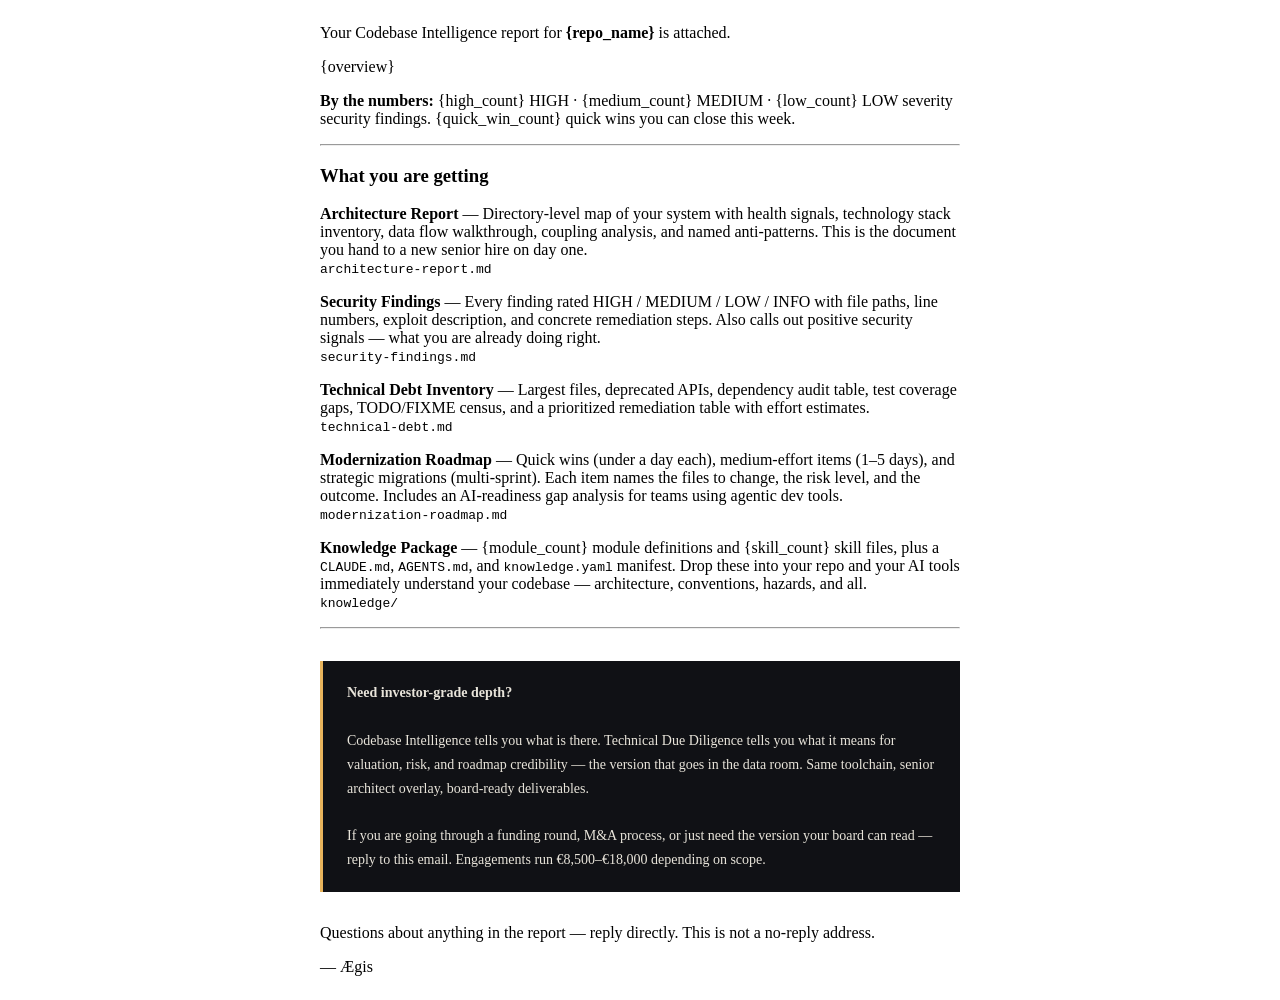
<file: email-delivery.html>
<!-- Subject: Your codebase analysis is ready — {repo_name} -->
<!doctype html>
<html lang="en">
<head>
  <meta charset="utf-8" />
  <meta name="viewport" content="width=device-width, initial-scale=1" />
  <title>Codebase Intelligence — {repo_name}</title>
</head>
<body>

<table cellpadding="0" cellspacing="0" border="0" width="100%">
<tr><td align="center">
<table cellpadding="0" cellspacing="0" border="0" width="640">
<tr><td>

<p>Your Codebase Intelligence report for <strong>{repo_name}</strong> is attached.</p>

<p>{overview}</p>

<p>
<strong>By the numbers:</strong>
{high_count} HIGH · {medium_count} MEDIUM · {low_count} LOW severity security findings.
{quick_win_count} quick wins you can close this week.
</p>

<hr/>

<h3>What you are getting</h3>

<p>
<strong>Architecture Report</strong> — Directory-level map of your system with health signals,
technology stack inventory, data flow walkthrough, coupling analysis, and named anti-patterns.
This is the document you hand to a new senior hire on day one.<br/>
<code>architecture-report.md</code>
</p>

<p>
<strong>Security Findings</strong> — Every finding rated HIGH / MEDIUM / LOW / INFO with
file paths, line numbers, exploit description, and concrete remediation steps. Also calls out
positive security signals — what you are already doing right.<br/>
<code>security-findings.md</code>
</p>

<p>
<strong>Technical Debt Inventory</strong> — Largest files, deprecated APIs, dependency audit
table, test coverage gaps, TODO/FIXME census, and a prioritized remediation table with
effort estimates.<br/>
<code>technical-debt.md</code>
</p>

<p>
<strong>Modernization Roadmap</strong> — Quick wins (under a day each), medium-effort items
(1–5 days), and strategic migrations (multi-sprint). Each item names the files to change,
the risk level, and the outcome. Includes an AI-readiness gap analysis for teams using
agentic dev tools.<br/>
<code>modernization-roadmap.md</code>
</p>

<p>
<strong>Knowledge Package</strong> — {module_count} module definitions and {skill_count}
skill files, plus a <code>CLAUDE.md</code>, <code>AGENTS.md</code>, and
<code>knowledge.yaml</code> manifest. Drop these into your repo and your AI tools
immediately understand your codebase — architecture, conventions, hazards, and all.<br/>
<code>knowledge/</code>
</p>

<hr/>

<blockquote style="margin: 32px 0; padding: 20px 24px; border-left: 3px solid #E8B45C; background: #101115; color: #E8E4DA; font-size: 14px; line-height: 1.7;">
<strong>Need investor-grade depth?</strong><br/><br/>
Codebase Intelligence tells you what is there. Technical Due Diligence tells you what it means
for valuation, risk, and roadmap credibility — the version that goes in the data room.
Same toolchain, senior architect overlay, board-ready deliverables.<br/><br/>
If you are going through a funding round, M&amp;A process, or just need the version your
board can read — reply to this email. Engagements run
&euro;8,500&ndash;&euro;18,000 depending on scope.
</blockquote>

<p>
Questions about anything in the report — reply directly. This is not a no-reply address.
</p>

<p>&mdash; &AElig;gis</p>

</td></tr>
</table>
</td></tr>
</table>

</body>
</html>
</file>
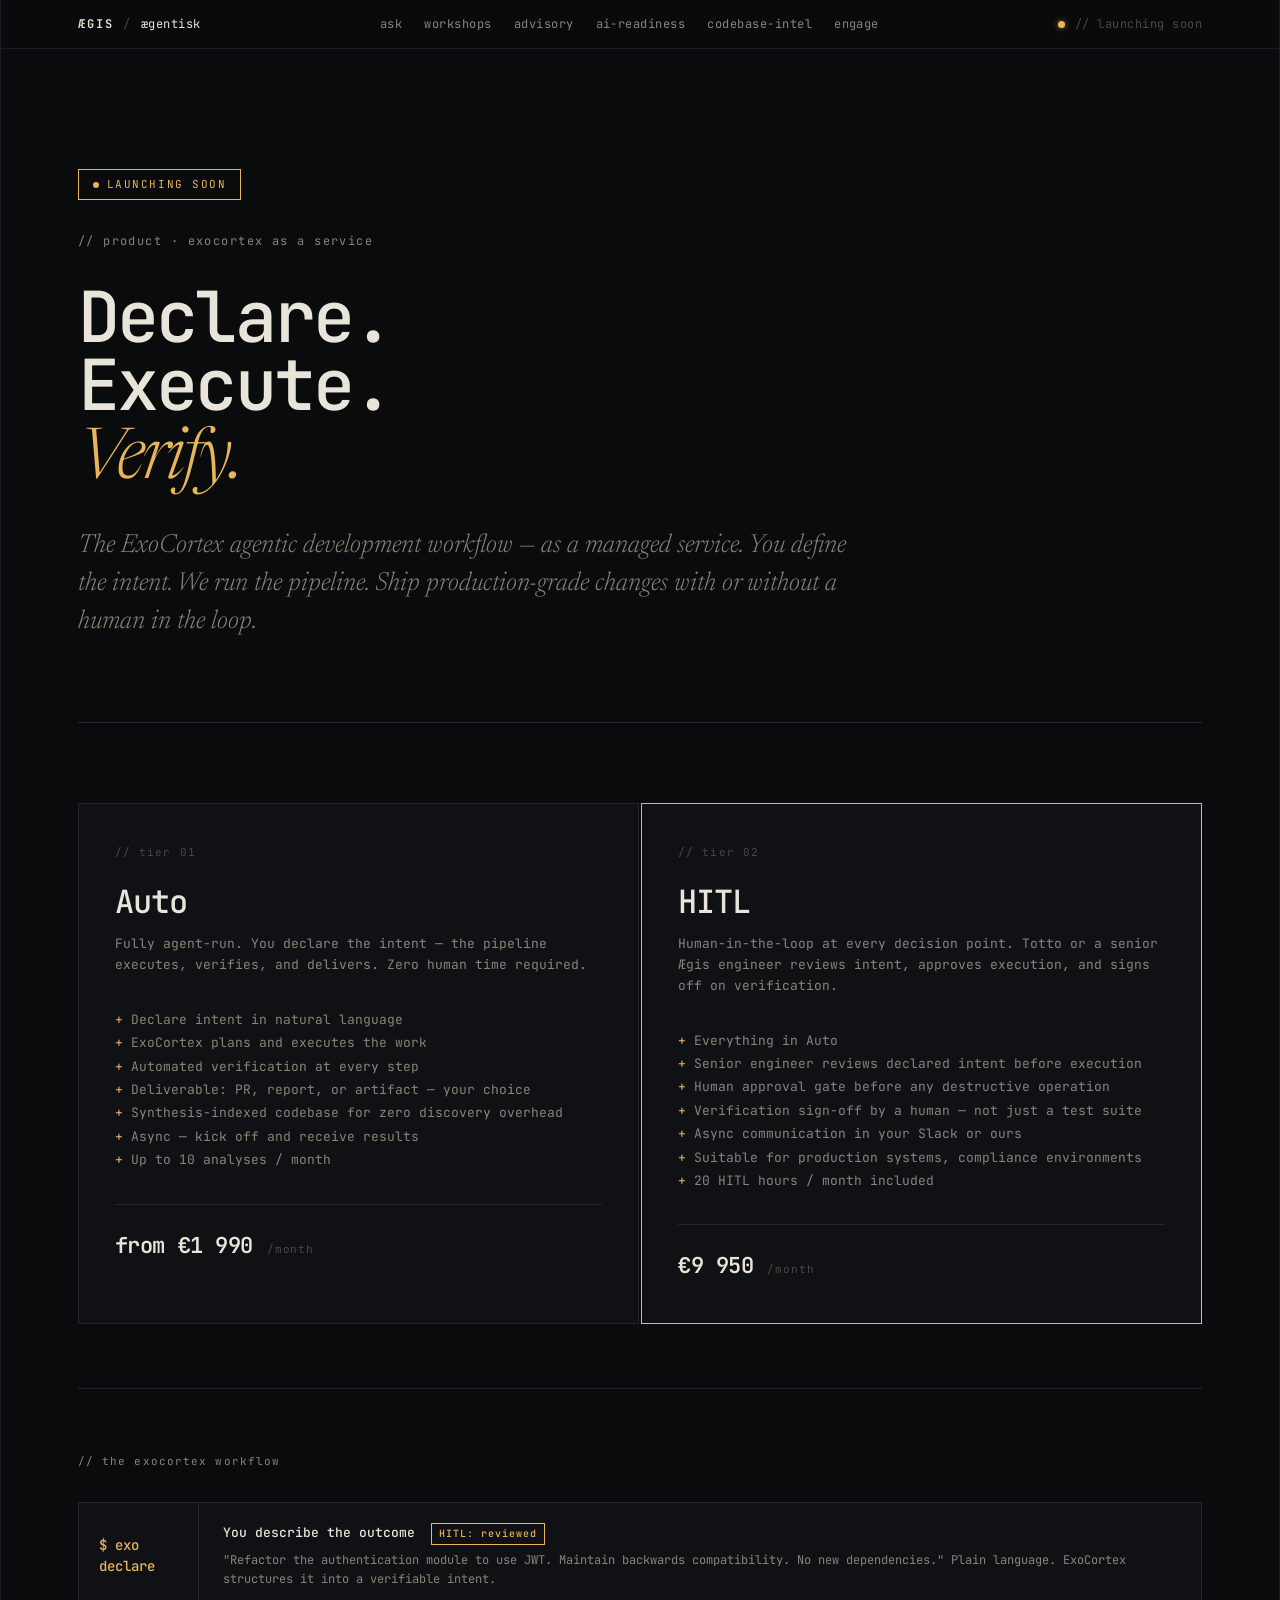
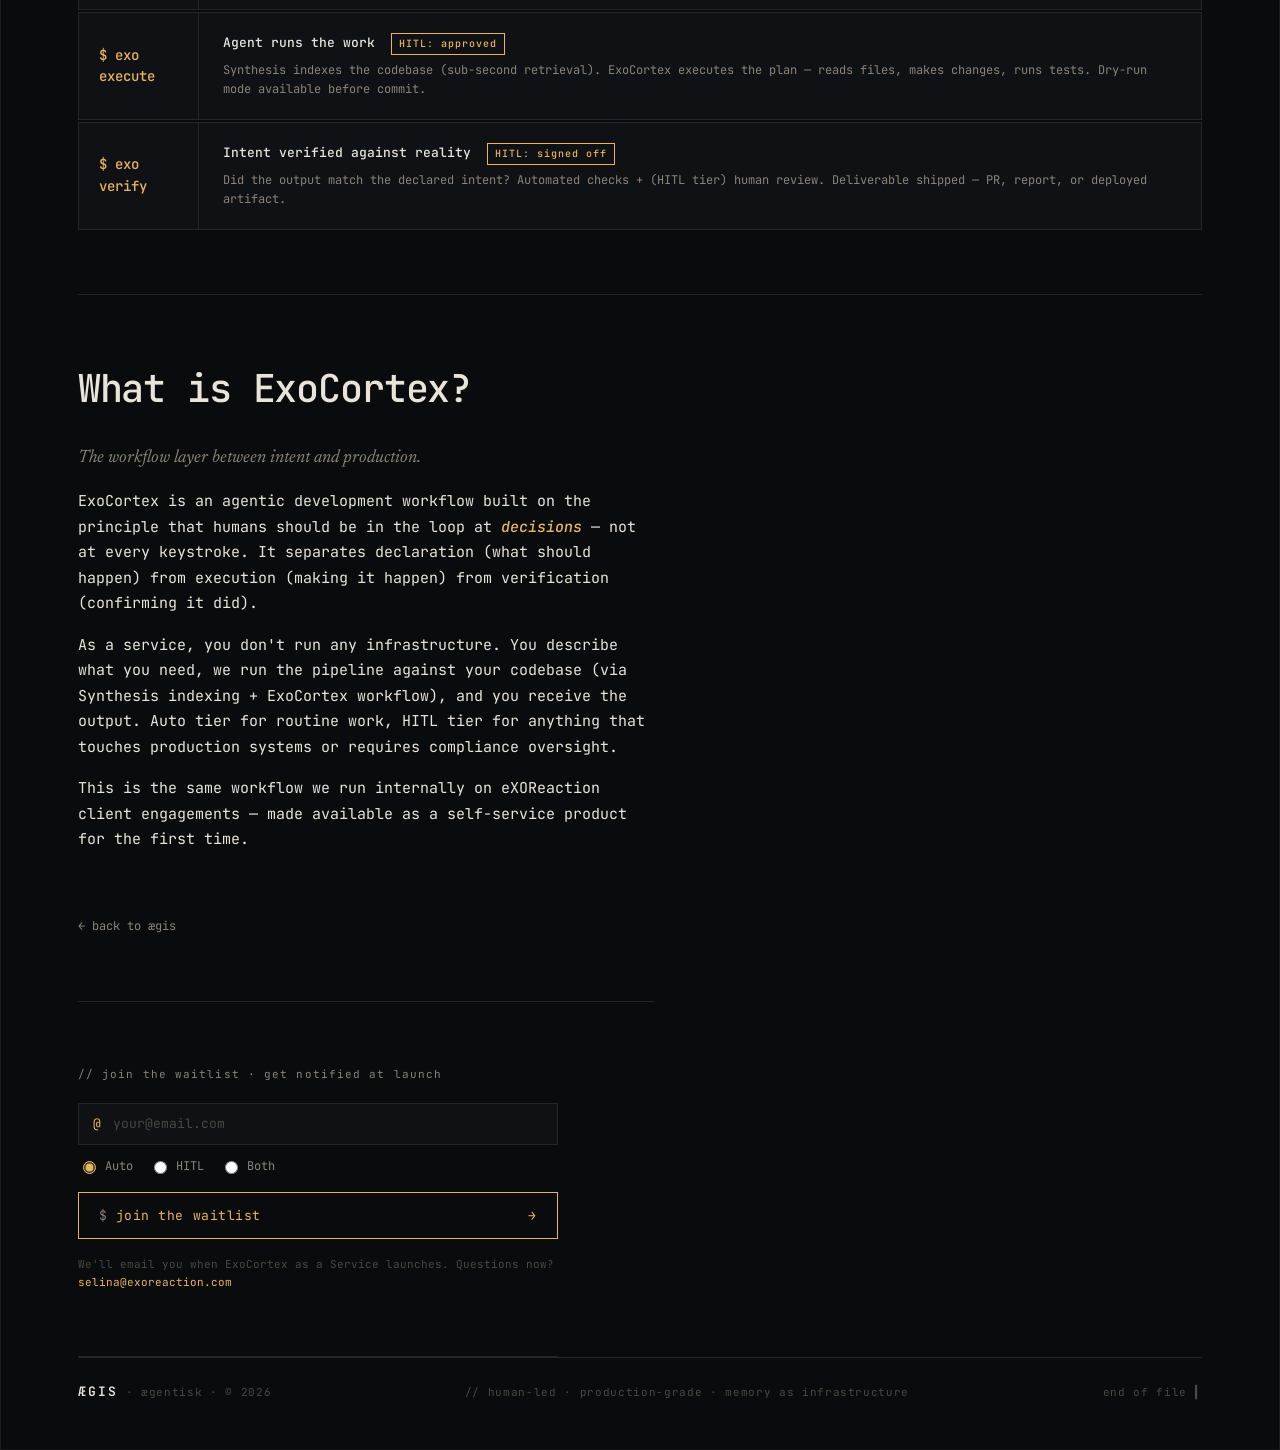
<file: exocortex-as-a-service.html>
<!doctype html>
<html lang="en">
<head>
  <meta charset="utf-8" />
  <meta name="viewport" content="width=device-width, initial-scale=1" />
  <title>ExoCortex as a Service · Ægis</title>
  <meta name="description" content="The ExoCortex agentic workflow — declare, execute, verify — as a managed service. Run with full automation or with a human in the loop at every decision point." />
  <meta property="og:type" content="website" />
  <meta property="og:site_name" content="Ægis" />
  <meta property="og:title" content="ExoCortex as a Service · Ægis" />
  <meta property="og:description" content="Declare → Execute → Verify. Agentic development workflows, without the infrastructure. Auto or HITL." />
  <meta property="og:url" content="https://xn--gis-xla.no/exocortex-as-a-service.html" />
  <meta property="og:image" content="https://xn--gis-xla.no/og-image.png" />
  <meta name="twitter:card" content="summary_large_image" />
  <link rel="canonical" href="https://xn--gis-xla.no/exocortex-as-a-service.html" />
  <link rel="preconnect" href="https://fonts.googleapis.com" />
  <link rel="preconnect" href="https://fonts.gstatic.com" crossorigin />
  <link href="https://fonts.googleapis.com/css2?family=JetBrains+Mono:wght@300;400;500;600&family=Newsreader:ital,opsz,wght@0,6..72,300;0,6..72,400;1,6..72,300;1,6..72,400&display=swap" rel="stylesheet" />
  <link rel="icon" href="favicon.svg" type="image/svg+xml" />
  <link rel="stylesheet" href="site.css" />
  <style>
    .launch-badge {
      display: inline-flex; align-items: center; gap: 8px;
      border: 1px solid var(--accent-hex); padding: 6px 14px;
      font-size: 11px; letter-spacing: 0.14em; color: var(--accent-hex);
      margin-bottom: 32px;
    }
    .launch-badge .badge-dot {
      width: 6px; height: 6px; border-radius: 50%;
      background: var(--accent-hex); animation: pulse 2s ease-in-out infinite;
    }
    @keyframes pulse { 0%, 100% { opacity: 1; } 50% { opacity: 0.3; } }

    .pkg-hero { padding: 120px 0 80px; border-bottom: 1px solid var(--line); }
    .pkg-eyebrow { font-size: 12px; letter-spacing: 0.12em; color: var(--fg-mute); margin-bottom: 32px; }
    .pkg-title {
      font-family: var(--t-mono); font-weight: 500;
      font-size: clamp(32px, 5.5vw, 88px);
      line-height: 0.97; letter-spacing: -0.04em; margin: 0;
    }
    .pkg-title em { font-family: var(--t-disp); font-style: italic; font-weight: 300; color: var(--accent-hex); }
    .pkg-lede {
      font-family: var(--t-disp); font-style: italic; font-weight: 300;
      font-size: clamp(18px, 2.2vw, 26px); line-height: 1.45;
      color: var(--fg-mute); max-width: 52ch; margin: 32px 0 0;
    }

    /* ---- tier cards ---- */
    .tier-grid {
      display: grid; grid-template-columns: 1fr 1fr; gap: 2px;
      padding: 80px 0 64px; border-bottom: 1px solid var(--line);
    }
    @media (max-width: 720px) { .tier-grid { grid-template-columns: 1fr; } }
    .tier-card {
      background: var(--bg-2); border: 1px solid var(--line);
      padding: 40px 36px;
    }
    .tier-card.featured { border-color: var(--accent-hex); }
    .tier-label { font-size: 11px; letter-spacing: 0.1em; color: var(--fg-dim); margin-bottom: 16px; }
    .tier-name {
      font-family: var(--t-mono); font-weight: 500;
      font-size: clamp(22px, 2.5vw, 32px); letter-spacing: -0.03em;
      margin: 0 0 8px;
    }
    .tier-tagline { font-size: 13px; color: var(--fg-mute); margin: 0 0 32px; line-height: 1.6; }
    .tier-list { list-style: none; padding: 0; margin: 0 0 32px; }
    .tier-list li { font-size: 13px; color: var(--fg-mute); line-height: 1.8; padding-left: 16px; position: relative; }
    .tier-list li::before { content: "+"; position: absolute; left: 0; color: var(--accent-hex); }
    .tier-price {
      font-family: var(--t-mono); font-size: 11px; letter-spacing: 0.08em;
      color: var(--fg-dim); margin-top: 24px; padding-top: 24px;
      border-top: 1px solid var(--line);
    }
    .tier-price .price-val { font-size: 22px; font-weight: 600; color: var(--fg); letter-spacing: -0.02em; margin-right: 6px; }

    /* ---- workflow diagram ---- */
    .pkg-flow { padding: 64px 0; border-bottom: 1px solid var(--line); }
    .pkg-flow-head { font-size: 11px; letter-spacing: 0.1em; color: var(--fg-mute); margin-bottom: 32px; }
    .flow-steps { display: flex; flex-direction: column; gap: 2px; }
    .flow-step {
      display: grid; grid-template-columns: 120px 1fr;
      background: var(--bg-2); border: 1px solid var(--line);
    }
    .flow-step-cmd {
      padding: 20px; border-right: 1px solid var(--line);
      font-family: var(--t-mono); font-size: 14px; font-weight: 500;
      color: var(--accent-hex); display: flex; align-items: center;
    }
    .flow-step-desc { padding: 20px 24px; }
    .flow-step-title { font-size: 13px; font-weight: 500; color: var(--fg); margin-bottom: 6px; }
    .flow-step-body { font-size: 12px; color: var(--fg-mute); line-height: 1.6; }
    .flow-hitl {
      display: inline-block; font-size: 10px; letter-spacing: 0.1em;
      color: var(--accent-hex); border: 1px solid var(--accent-hex);
      padding: 2px 7px; margin-left: 8px;
    }
    @media (max-width: 600px) { .flow-step { grid-template-columns: 80px 1fr; } }

    /* ---- what is it ---- */
    .pkg-what { padding: 64px 0; border-bottom: 1px solid var(--line); max-width: 64ch; }
    .pkg-what h2 {
      font-family: var(--t-mono); font-weight: 500;
      font-size: clamp(24px, 3vw, 40px); letter-spacing: -0.03em; margin: 0 0 24px;
    }
    .pkg-what p { font-size: 15px; line-height: 1.7; color: var(--fg); margin: 0 0 16px; }
    .pkg-what p.mute { color: var(--fg-mute); font-family: var(--t-disp); font-style: italic; font-size: 18px; }

    /* ---- form ---- */
    .pkg-form-wrap { padding: 64px 0; border-bottom: 1px solid var(--line); max-width: 480px; }
    .pkg-form-head { font-size: 11px; letter-spacing: 0.1em; color: var(--fg-mute); margin-bottom: 20px; }
    .pkg-form { display: flex; flex-direction: column; gap: 10px; }
    .pkg-input-row {
      display: flex; align-items: center; gap: 10px;
      border: 1px solid var(--line); padding: 10px 14px; background: var(--bg-2);
    }
    .pkg-input-row:focus-within { border-color: var(--fg-mute); }
    .pkg-arrow { color: var(--accent-hex); font-size: 13px; flex-shrink: 0; }
    .pkg-input {
      flex: 1; background: transparent; border: none; outline: none;
      color: var(--fg); font-family: var(--t-mono); font-size: 13px; line-height: 1.4;
    }
    .pkg-input::placeholder { color: var(--fg-dim); }
    .pkg-error { font-size: 12px; color: var(--warn); letter-spacing: 0.02em; padding: 4px 0; }
    .pkg-submit {
      display: flex; align-items: center; gap: 8px; justify-content: space-between;
      padding: 14px 20px; border: 1px solid var(--accent-hex); background: transparent;
      color: var(--accent-hex); font-family: var(--t-mono); font-size: 13px; letter-spacing: 0.04em;
      cursor: pointer; transition: background 0.15s; margin-top: 6px; width: 100%;
    }
    .pkg-submit:hover { background: color-mix(in oklch, var(--accent-hex), transparent 85%); }
    .pkg-fine { font-size: 11px; color: var(--fg-dim); line-height: 1.7; margin-top: 16px; }

    .pkg-back { display: inline-flex; align-items: center; gap: 8px; color: var(--fg-mute); font-size: 12px; margin-top: 48px; }
    .pkg-back:hover { color: var(--accent-hex); }
  </style>
</head>
<body>
  <div class="page">
    <header class="topbar">
      <div class="topbar-row">
        <div class="topbar-left">
          <a href="index.html" style="display:flex;gap:10px;align-items:center;">
            <span class="brand">ÆGIS</span>
            <span class="dim">/</span>
            <span>ægentisk</span>
          </a>
        </div>
        <nav class="topbar-nav">
          <a href="ask-exocortex.html">ask</a>
          <a href="workshops.html">workshops</a>
          <a href="advisory.html">advisory</a>
          <a href="ai-readiness-package.html">ai-readiness</a>
          <a href="codebase-intelligence.html">codebase-intel</a>
          <a href="index.html#engage">engage</a>
        </nav>
        <div class="topbar-right">
          <span class="status-dot"></span>
          <span class="dim">// launching soon</span>
        </div>
      </div>
    </header>

    <main>
      <!-- hero -->
      <section class="pkg-hero">
        <div class="launch-badge">
          <span class="badge-dot"></span>
          LAUNCHING SOON
        </div>
        <div class="pkg-eyebrow">// product · exocortex as a service</div>
        <h1 class="pkg-title">
          Declare.<br/>
          Execute.<br/>
          <em>Verify.</em>
        </h1>
        <p class="pkg-lede">
          The ExoCortex agentic development workflow — as a managed service.
          You define the intent. We run the pipeline. Ship production-grade changes
          with or without a human in the loop.
        </p>
      </section>

      <!-- tier cards -->
      <section class="tier-grid">
        <div class="tier-card">
          <div class="tier-label">// tier 01</div>
          <h2 class="tier-name">Auto</h2>
          <p class="tier-tagline">
            Fully agent-run. You declare the intent — the pipeline executes, verifies,
            and delivers. Zero human time required.
          </p>
          <ul class="tier-list">
            <li>Declare intent in natural language</li>
            <li>ExoCortex plans and executes the work</li>
            <li>Automated verification at every step</li>
            <li>Deliverable: PR, report, or artifact — your choice</li>
            <li>Synthesis-indexed codebase for zero discovery overhead</li>
            <li>Async — kick off and receive results</li>
            <li>Up to 10 analyses / month</li>
          </ul>
          <div class="tier-price">
            <span class="price-val">from €1 990</span> /month
          </div>
        </div>
        <div class="tier-card featured">
          <div class="tier-label">// tier 02</div>
          <h2 class="tier-name">HITL</h2>
          <p class="tier-tagline">
            Human-in-the-loop at every decision point. Totto or a senior Ægis engineer
            reviews intent, approves execution, and signs off on verification.
          </p>
          <ul class="tier-list">
            <li>Everything in Auto</li>
            <li>Senior engineer reviews declared intent before execution</li>
            <li>Human approval gate before any destructive operation</li>
            <li>Verification sign-off by a human — not just a test suite</li>
            <li>Async communication in your Slack or ours</li>
            <li>Suitable for production systems, compliance environments</li>
            <li>20 HITL hours / month included</li>
          </ul>
          <div class="tier-price">
            <span class="price-val">€9 950</span> /month
          </div>
        </div>
      </section>

      <!-- workflow diagram -->
      <section class="pkg-flow">
        <div class="pkg-flow-head">// the exocortex workflow</div>
        <div class="flow-steps">
          <div class="flow-step">
            <div class="flow-step-cmd">$ exo<br/>declare</div>
            <div class="flow-step-desc">
              <div class="flow-step-title">
                You describe the outcome
                <span class="flow-hitl">HITL: reviewed</span>
              </div>
              <div class="flow-step-body">
                "Refactor the authentication module to use JWT. Maintain backwards compatibility.
                No new dependencies." Plain language. ExoCortex structures it into a verifiable intent.
              </div>
            </div>
          </div>
          <div class="flow-step">
            <div class="flow-step-cmd">$ exo<br/>execute</div>
            <div class="flow-step-desc">
              <div class="flow-step-title">
                Agent runs the work
                <span class="flow-hitl">HITL: approved</span>
              </div>
              <div class="flow-step-body">
                Synthesis indexes the codebase (sub-second retrieval). ExoCortex executes the
                plan — reads files, makes changes, runs tests. Dry-run mode available before commit.
              </div>
            </div>
          </div>
          <div class="flow-step">
            <div class="flow-step-cmd">$ exo<br/>verify</div>
            <div class="flow-step-desc">
              <div class="flow-step-title">
                Intent verified against reality
                <span class="flow-hitl">HITL: signed off</span>
              </div>
              <div class="flow-step-body">
                Did the output match the declared intent? Automated checks + (HITL tier) human review.
                Deliverable shipped — PR, report, or deployed artifact.
              </div>
            </div>
          </div>
        </div>
      </section>

      <!-- what is it -->
      <section class="pkg-what">
        <h2>What is ExoCortex?</h2>
        <p class="mute">
          The workflow layer between intent and production.
        </p>
        <p>
          ExoCortex is an agentic development workflow built on the principle that humans
          should be in the loop at <em>decisions</em> — not at every keystroke.
          It separates declaration (what should happen) from execution (making it happen)
          from verification (confirming it did).
        </p>
        <p>
          As a service, you don't run any infrastructure. You describe what you need,
          we run the pipeline against your codebase (via Synthesis indexing + ExoCortex workflow),
          and you receive the output. Auto tier for routine work, HITL tier for anything that
          touches production systems or requires compliance oversight.
        </p>
        <p>
          This is the same workflow we run internally on eXOReaction client engagements —
          made available as a self-service product for the first time.
        </p>
        <a class="pkg-back" href="index.html">← back to ægis</a>
      </section>

      <!-- waitlist form -->
      <div class="pkg-form-wrap" id="form-area">
        <div class="pkg-form-head">// join the waitlist · get notified at launch</div>
        <form class="pkg-form" id="waitlist-form" novalidate>
          <div class="pkg-input-row">
            <span class="pkg-arrow">@</span>
            <input
              class="pkg-input"
              id="wl-email"
              type="email"
              placeholder="your@email.com"
              autocomplete="email"
            />
          </div>
          <div style="display:flex;gap:4px;margin-top:2px;">
            <label style="display:flex;align-items:center;gap:6px;font-size:12px;color:var(--fg-mute);cursor:pointer;">
              <input type="radio" name="tier" value="auto" checked style="accent-color:var(--accent-hex);" />
              Auto
            </label>
            <label style="display:flex;align-items:center;gap:6px;font-size:12px;color:var(--fg-mute);cursor:pointer;margin-left:12px;">
              <input type="radio" name="tier" value="hitl" style="accent-color:var(--accent-hex);" />
              HITL
            </label>
            <label style="display:flex;align-items:center;gap:6px;font-size:12px;color:var(--fg-mute);cursor:pointer;margin-left:12px;">
              <input type="radio" name="tier" value="both" style="accent-color:var(--accent-hex);" />
              Both
            </label>
          </div>
          <div class="pkg-error" id="wl-error" style="display:none;"></div>
          <button type="submit" class="pkg-submit" id="wl-submit">
            <span><span style="color:var(--fg-mute)">$</span> join the waitlist</span>
            <span>→</span>
          </button>
        </form>
        <div class="pkg-fine">
          We'll email you when ExoCortex as a Service launches.
          Questions now? <a href="mailto:selina@exoreaction.com" style="color:var(--accent-hex);">selina@exoreaction.com</a>
        </div>
      </div>
    </main>

    <footer class="footer">
      <div class="footer-row">
        <div><span class="brand small">ÆGIS</span><span class="dim"> · ægentisk · </span><span class="dim">© 2026</span></div>
        <div class="dim">// human-led · production-grade · memory as infrastructure</div>
        <div class="dim">end of file ▍</div>
      </div>
    </footer>
  </div>

  <script>
    var PROXY = "https://aegis-proxy.totto.workers.dev/waitlist";

    document.getElementById("waitlist-form").addEventListener("submit", async function(e) {
      e.preventDefault();
      var errorEl = document.getElementById("wl-error");
      var btn = document.getElementById("wl-submit");
      var email = document.getElementById("wl-email").value.trim();
      var tier = document.querySelector('input[name="tier"]:checked').value;

      errorEl.style.display = "none";
      if (!email || !email.includes("@")) {
        errorEl.textContent = "⚠ enter a valid email address";
        errorEl.style.display = "block";
        return;
      }

      btn.disabled = true;
      btn.querySelector("span").textContent = "joining...";

      try {
        await fetch(PROXY, {
          method: "POST",
          headers: { "content-type": "application/json" },
          body: JSON.stringify({ email: email, product: "exocortex-service-" + tier }),
        });
        document.getElementById("form-area").innerHTML =
          '<div style="border:1px solid var(--accent-hex);padding:24px 20px;color:var(--accent-hex);font-size:13px;line-height:1.8;">' +
          '✓ you\'re on the list.<br/>' +
          '<span style="color:var(--fg-mute)">we\'ll email you at ' + email + ' when ExoCortex as a Service launches.</span>' +
          '</div>';
      } catch (_) {
        btn.disabled = false;
        btn.querySelector("span").textContent = "$ join the waitlist";
        errorEl.textContent = "⚠ something went wrong — try selina@exoreaction.com";
        errorEl.style.display = "block";
      }
    });
  </script>
</body>
</html>
</file>
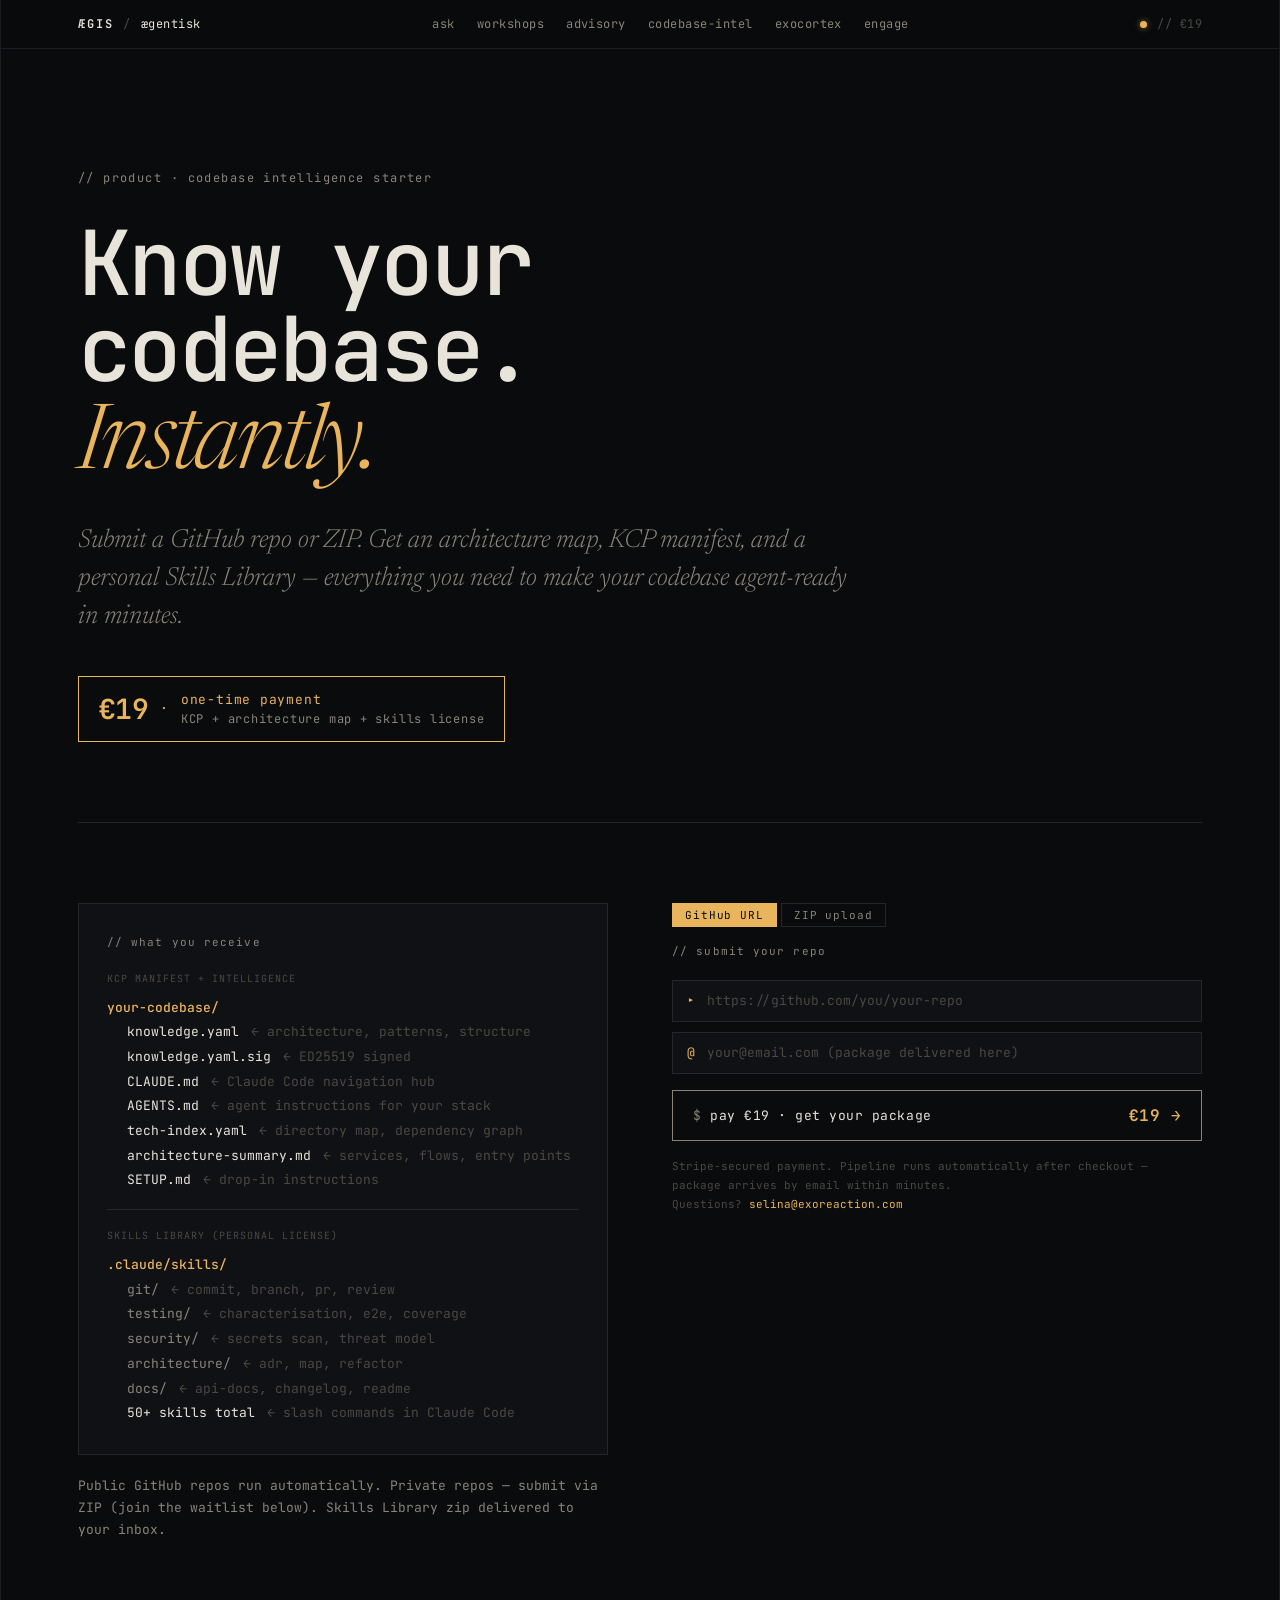
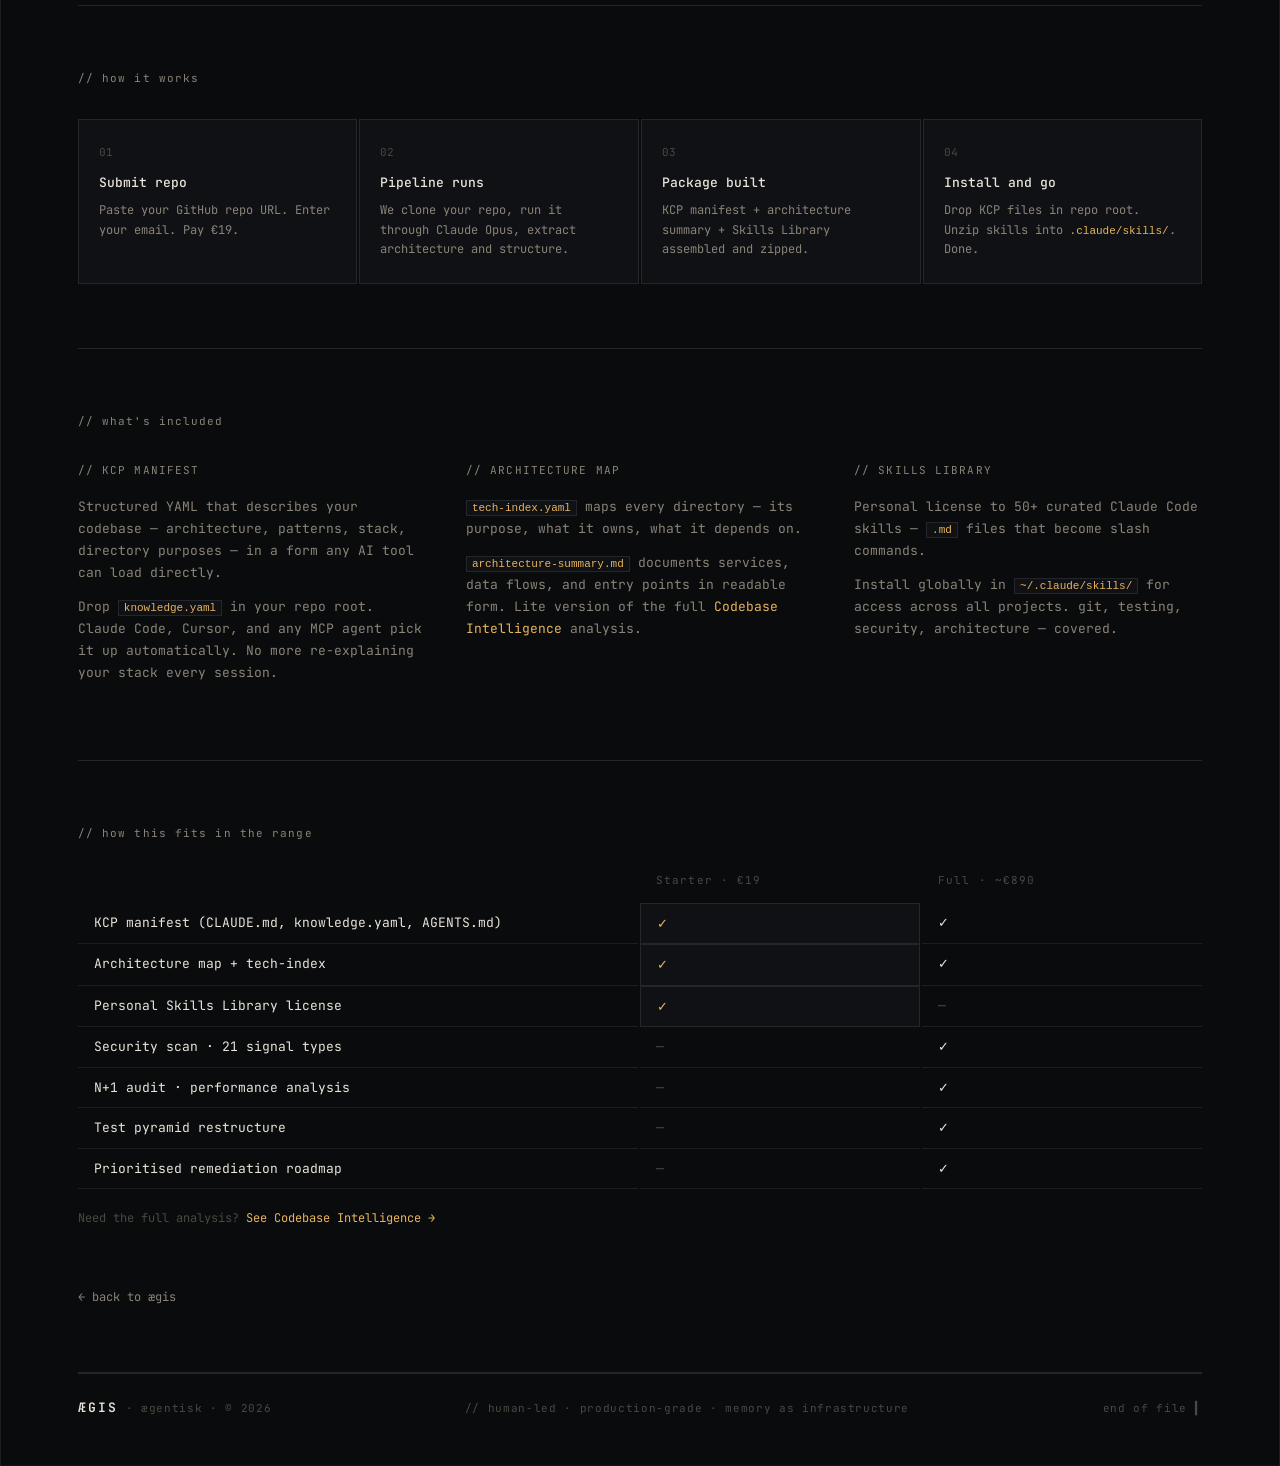
<file: kcp-skills.html>
<!doctype html>
<html lang="en">
<head>
  <meta charset="utf-8" />
  <meta name="viewport" content="width=device-width, initial-scale=1" />
  <title>Codebase Intelligence Starter · Ægis</title>
  <meta name="description" content="Submit your codebase. Get KCP manifest, architecture map, and personal Skills Library — lite codebase intelligence in minutes. €19, one-time." />
  <meta property="og:type" content="website" />
  <meta property="og:site_name" content="Ægis" />
  <meta property="og:title" content="Codebase Intelligence Starter · Ægis" />
  <meta property="og:description" content="GitHub repo or ZIP → KCP manifest + architecture summary + personal Skills Library. €19, one-time." />
  <meta property="og:url" content="https://xn--gis-xla.no/kcp-skills.html" />
  <meta property="og:image" content="https://xn--gis-xla.no/og-image.png" />
  <meta name="twitter:card" content="summary_large_image" />
  <link rel="canonical" href="https://xn--gis-xla.no/kcp-skills.html" />
  <link rel="preconnect" href="https://fonts.googleapis.com" />
  <link rel="preconnect" href="https://fonts.gstatic.com" crossorigin />
  <link href="https://fonts.googleapis.com/css2?family=JetBrains+Mono:wght@300;400;500;600&family=Newsreader:ital,opsz,wght@0,6..72,300;0,6..72,400;1,6..72,300;1,6..72,400&display=swap" rel="stylesheet" />
  <link rel="icon" href="favicon.svg" type="image/svg+xml" />
  <link rel="stylesheet" href="site.css" />
  <style>
    /* ---- hero ---- */
    .pkg-hero {
      padding: 120px 0 80px;
      border-bottom: 1px solid var(--line);
    }
    .pkg-eyebrow {
      font-size: 12px; letter-spacing: 0.12em; color: var(--fg-mute); margin-bottom: 32px;
    }
    .pkg-title {
      font-family: var(--t-mono); font-weight: 500;
      font-size: clamp(40px, 7vw, 104px);
      line-height: 0.97; letter-spacing: -0.04em; margin: 0;
    }
    .pkg-title em { font-family: var(--t-disp); font-style: italic; font-weight: 300; color: var(--accent-hex); }
    .pkg-lede {
      font-family: var(--t-disp); font-style: italic; font-weight: 300;
      font-size: clamp(18px, 2.2vw, 26px); line-height: 1.45;
      color: var(--fg-mute); max-width: 52ch; margin: 32px 0 0;
    }
    .pkg-price-pill {
      display: inline-flex; align-items: center; gap: 12px;
      border: 1px solid var(--accent-hex); padding: 10px 20px;
      font-size: 13px; letter-spacing: 0.06em; margin-top: 40px;
      color: var(--accent-hex);
    }
    .pkg-price-pill .price-big { font-size: 28px; font-weight: 600; letter-spacing: -0.02em; }
    .pkg-price-pill .price-note { color: var(--fg-mute); font-size: 12px; }

    /* ---- body layout ---- */
    .pkg-body {
      display: grid;
      grid-template-columns: 1fr 1fr;
      gap: 64px;
      padding: 80px 0 64px;
      border-bottom: 1px solid var(--line);
    }
    @media (max-width: 720px) { .pkg-body { grid-template-columns: 1fr; gap: 40px; } }

    /* ---- file tree ---- */
    .pkg-tree {
      background: var(--bg-2); border: 1px solid var(--line);
      padding: 28px; font-size: 13px; line-height: 1.9;
    }
    .pkg-tree .tree-root { color: var(--accent-hex); font-weight: 500; }
    .pkg-tree .tree-dir  { color: var(--fg-mute); }
    .pkg-tree .tree-file { color: var(--fg); }
    .pkg-tree .tree-note { color: var(--fg-dim); margin-left: 4px; }
    .pkg-tree-head { font-size: 11px; letter-spacing: 0.1em; color: var(--fg-mute); margin-bottom: 16px; }
    .pkg-tree-divider { border-top: 1px solid var(--line); margin: 16px 0; }
    .pkg-tree-section { font-size: 10px; letter-spacing: 0.1em; color: var(--fg-dim); margin-bottom: 8px; }

    /* ---- form ---- */
    .pkg-form-wrap { display: flex; flex-direction: column; gap: 0; }
    .pkg-form-head { font-size: 11px; letter-spacing: 0.1em; color: var(--fg-mute); margin-bottom: 20px; }
    .pkg-form { display: flex; flex-direction: column; gap: 10px; }
    .pkg-input-row {
      display: flex; align-items: center; gap: 10px;
      border: 1px solid var(--line); padding: 10px 14px;
      background: var(--bg-2);
    }
    .pkg-input-row:focus-within { border-color: var(--fg-mute); }
    .pkg-arrow { color: var(--accent-hex); font-size: 13px; flex-shrink: 0; }
    .pkg-input {
      flex: 1; background: transparent; border: none; outline: none;
      color: var(--fg); font-family: var(--t-mono); font-size: 13px;
      line-height: 1.4;
    }
    .pkg-input::placeholder { color: var(--fg-dim); }
    .pkg-error { font-size: 12px; color: var(--warn); letter-spacing: 0.02em; padding: 4px 0; }
    .pkg-submit {
      display: flex; align-items: center; gap: 8px; justify-content: space-between;
      padding: 14px 20px; border: 1px solid var(--fg-mute); background: transparent;
      color: var(--fg); font-family: var(--t-mono); font-size: 13px; letter-spacing: 0.04em;
      cursor: pointer; transition: border-color 0.15s, color 0.15s; margin-top: 6px;
      text-align: left; width: 100%;
    }
    .pkg-submit:hover { border-color: var(--accent-hex); color: var(--accent-hex); }
    .pkg-submit .submit-price { color: var(--accent-hex); font-weight: 600; font-size: 16px; }
    .pkg-fine {
      font-size: 11px; color: var(--fg-dim); line-height: 1.7; margin-top: 16px;
    }

    /* ---- how it works ---- */
    .pkg-how { padding: 64px 0; border-bottom: 1px solid var(--line); }
    .pkg-how-head { font-size: 11px; letter-spacing: 0.1em; color: var(--fg-mute); margin-bottom: 32px; }
    .pkg-steps {
      display: grid; grid-template-columns: repeat(4, 1fr); gap: 2px;
    }
    @media (max-width: 800px) { .pkg-steps { grid-template-columns: 1fr 1fr; } }
    @media (max-width: 500px) { .pkg-steps { grid-template-columns: 1fr; } }
    .pkg-step {
      background: var(--bg-2); padding: 24px 20px; border: 1px solid var(--line);
    }
    .pkg-step-n { font-size: 11px; color: var(--fg-dim); margin-bottom: 12px; }
    .pkg-step-t { font-size: 13px; font-weight: 500; color: var(--fg); margin-bottom: 8px; }
    .pkg-step-d { font-size: 12px; color: var(--fg-mute); line-height: 1.6; }

    /* ---- check list ---- */
    .pkg-check { list-style: none; padding: 0; margin: 0; }
    .pkg-check li {
      font-size: 14px; line-height: 1.7; padding: 7px 0;
      border-bottom: 1px solid var(--line-2); display: flex; align-items: baseline; gap: 10px;
    }
    .pkg-check li::before { content: "→"; color: var(--accent-hex); flex-shrink: 0; }

    /* ---- what sections ---- */
    .pkg-what { padding: 64px 0; border-bottom: 1px solid var(--line); }
    .pkg-what-cols {
      display: grid; grid-template-columns: 1fr 1fr 1fr; gap: 40px; margin-top: 24px;
    }
    @media (max-width: 900px) { .pkg-what-cols { grid-template-columns: 1fr 1fr; gap: 32px; } }
    @media (max-width: 560px) { .pkg-what-cols { grid-template-columns: 1fr; gap: 32px; } }
    .pkg-what-col-label { font-size: 11px; letter-spacing: 0.1em; color: var(--fg-mute); margin-bottom: 16px; }
    .pkg-what p { font-size: 13px; line-height: 1.7; color: var(--fg-mute); margin: 0 0 12px; }

    /* ---- compare tier ---- */
    .pkg-compare { padding: 64px 0; border-bottom: 1px solid var(--line); }
    .pkg-compare-row {
      display: grid; grid-template-columns: 2fr 1fr 1fr; gap: 2px; font-size: 13px;
    }
    .pkg-compare-row.head { font-size: 11px; letter-spacing: 0.1em; color: var(--fg-mute); margin-bottom: 4px; }
    .pkg-compare-cell { padding: 10px 16px; border-bottom: 1px solid var(--line-2); color: var(--fg); line-height: 1.5; }
    .pkg-compare-cell.hl { background: var(--bg-2); border: 1px solid var(--line); border-bottom: 1px solid var(--line); color: var(--accent-hex); }
    .pkg-compare-cell.dim { color: var(--fg-dim); }

    /* ---- back ---- */
    .pkg-back { display: inline-flex; align-items: center; gap: 8px; color: var(--fg-mute); font-size: 12px; margin-top: 48px; }
    .pkg-back:hover { color: var(--accent-hex); }
  </style>
</head>
<body>
  <div class="page">
    <header class="topbar">
      <div class="topbar-row">
        <div class="topbar-left">
          <a href="index.html" style="display:flex;gap:10px;align-items:center;">
            <span class="brand">ÆGIS</span>
            <span class="dim">/</span>
            <span>ægentisk</span>
          </a>
        </div>
        <nav class="topbar-nav">
          <a href="ask-exocortex.html">ask</a>
          <a href="workshops.html">workshops</a>
          <a href="advisory.html">advisory</a>
          <a href="codebase-intelligence.html">codebase-intel</a>
          <a href="exocortex-as-a-service.html">exocortex</a>
          <a href="index.html#engage">engage</a>
        </nav>
        <div class="topbar-right">
          <span class="status-dot"></span>
          <span class="dim">// €19</span>
        </div>
      </div>
    </header>

    <main>
      <!-- hero -->
      <section class="pkg-hero">
        <div class="pkg-eyebrow">// product · codebase intelligence starter</div>
        <h1 class="pkg-title">
          Know your<br/>
          codebase.<br/>
          <em>Instantly.</em>
        </h1>
        <p class="pkg-lede">
          Submit a GitHub repo or ZIP. Get an architecture map, KCP manifest,
          and a personal Skills Library — everything you need to make your
          codebase agent-ready in minutes.
        </p>
        <div class="pkg-price-pill">
          <span class="price-big">€19</span>
          <span>·</span>
          <div>
            <div>one-time payment</div>
            <div class="price-note">KCP + architecture map + skills license</div>
          </div>
        </div>
      </section>

      <!-- file tree + form -->
      <section class="pkg-body">
        <div>
          <div class="pkg-tree">
            <div class="pkg-tree-head">// what you receive</div>
            <div class="pkg-tree-section">KCP MANIFEST + INTELLIGENCE</div>
            <div class="tree-root">your-codebase/</div>
            <div style="padding-left: 20px;">
              <div class="tree-file">knowledge.yaml<span class="tree-note"> ← architecture, patterns, structure</span></div>
              <div class="tree-file">knowledge.yaml.sig<span class="tree-note"> ← ED25519 signed</span></div>
              <div class="tree-file">CLAUDE.md<span class="tree-note"> ← Claude Code navigation hub</span></div>
              <div class="tree-file">AGENTS.md<span class="tree-note"> ← agent instructions for your stack</span></div>
              <div class="tree-file">tech-index.yaml<span class="tree-note"> ← directory map, dependency graph</span></div>
              <div class="tree-file">architecture-summary.md<span class="tree-note"> ← services, flows, entry points</span></div>
              <div class="tree-file">SETUP.md<span class="tree-note"> ← drop-in instructions</span></div>
            </div>
            <div class="pkg-tree-divider"></div>
            <div class="pkg-tree-section">SKILLS LIBRARY (PERSONAL LICENSE)</div>
            <div class="tree-root">.claude/skills/</div>
            <div style="padding-left: 20px;">
              <div class="tree-dir">git/<span class="tree-note"> ← commit, branch, pr, review</span></div>
              <div class="tree-dir">testing/<span class="tree-note"> ← characterisation, e2e, coverage</span></div>
              <div class="tree-dir">security/<span class="tree-note"> ← secrets scan, threat model</span></div>
              <div class="tree-dir">architecture/<span class="tree-note"> ← adr, map, refactor</span></div>
              <div class="tree-dir">docs/<span class="tree-note"> ← api-docs, changelog, readme</span></div>
              <div class="tree-file">50+ skills total<span class="tree-note"> ← slash commands in Claude Code</span></div>
            </div>
          </div>
          <p style="font-size:13px;color:var(--fg-mute);margin:20px 0 0;line-height:1.7;">
            Public GitHub repos run automatically. Private repos — submit via ZIP
            (join the waitlist below). Skills Library zip delivered to your inbox.
          </p>
        </div>

        <div class="pkg-form-wrap">
          <!-- input mode toggle -->
          <div style="display:flex;gap:4px;margin-bottom:16px;">
            <button type="button" onclick="setMode('github')" id="btn-github"
              style="font-family:var(--t-mono);font-size:11px;letter-spacing:0.08em;padding:4px 12px;cursor:pointer;border:1px solid var(--accent-hex);background:var(--accent-hex);color:var(--bg);">
              GitHub URL
            </button>
            <button type="button" onclick="setMode('zip')" id="btn-zip"
              style="font-family:var(--t-mono);font-size:11px;letter-spacing:0.08em;padding:4px 12px;cursor:pointer;border:1px solid var(--line);background:transparent;color:var(--fg-mute);">
              ZIP upload
            </button>
          </div>

          <!-- GitHub form -->
          <div id="form-github">
            <div class="pkg-form-head">// submit your repo</div>
            <form class="pkg-form" id="kcp-form" novalidate>
              <div class="pkg-input-row">
                <span class="pkg-arrow">▸</span>
                <input class="pkg-input" id="kcp-url" type="url"
                  placeholder="https://github.com/you/your-repo" autocomplete="url" />
              </div>
              <div class="pkg-input-row">
                <span class="pkg-arrow">@</span>
                <input class="pkg-input" id="kcp-email" type="email"
                  placeholder="your@email.com (package delivered here)" autocomplete="email" />
              </div>
              <div class="pkg-error" id="kcp-error" style="display:none;"></div>
              <button type="submit" class="pkg-submit">
                <span><span style="color:var(--fg-mute)">$</span> pay €19 · get your package</span>
                <span class="submit-price">€19 →</span>
              </button>
            </form>
          </div>

          <!-- ZIP waitlist -->
          <div id="form-zip" style="display:none;flex-direction:column;gap:10px;">
            <div class="pkg-form-head">// private repo — ZIP upload waitlist</div>
            <div style="font-size:12px;color:var(--fg-mute);line-height:1.6;margin-bottom:8px;">
              Private or closed-source? ZIP upload is launching soon — join the list.
            </div>
            <form id="zip-form" novalidate style="display:flex;flex-direction:column;gap:10px;">
              <div class="pkg-input-row">
                <span class="pkg-arrow">@</span>
                <input class="pkg-input" id="zip-email" type="email"
                  placeholder="your@email.com" autocomplete="email" />
              </div>
              <div class="pkg-error" id="zip-error" style="display:none;"></div>
              <button type="submit" class="pkg-submit">
                <span><span style="color:var(--fg-mute)">$</span> notify me when ZIP is live</span>
                <span>→</span>
              </button>
            </form>
          </div>

          <div class="pkg-fine">
            Stripe-secured payment. Pipeline runs automatically after checkout —
            package arrives by email within minutes.<br/>
            Questions? <a href="mailto:selina@exoreaction.com" style="color:var(--accent-hex);">selina@exoreaction.com</a>
          </div>
        </div>
      </section>

      <!-- how it works -->
      <section class="pkg-how">
        <div class="pkg-how-head">// how it works</div>
        <div class="pkg-steps">
          <div class="pkg-step">
            <div class="pkg-step-n">01</div>
            <div class="pkg-step-t">Submit repo</div>
            <div class="pkg-step-d">Paste your GitHub repo URL. Enter your email. Pay €19.</div>
          </div>
          <div class="pkg-step">
            <div class="pkg-step-n">02</div>
            <div class="pkg-step-t">Pipeline runs</div>
            <div class="pkg-step-d">We clone your repo, run it through Claude Opus, extract architecture and structure.</div>
          </div>
          <div class="pkg-step">
            <div class="pkg-step-n">03</div>
            <div class="pkg-step-t">Package built</div>
            <div class="pkg-step-d">KCP manifest + architecture summary + Skills Library assembled and zipped.</div>
          </div>
          <div class="pkg-step">
            <div class="pkg-step-n">04</div>
            <div class="pkg-step-t">Install and go</div>
            <div class="pkg-step-d">Drop KCP files in repo root. Unzip skills into <code style="font-size:11px;color:var(--accent-hex);">.claude/skills/</code>. Done.</div>
          </div>
        </div>
      </section>

      <!-- what's included — 3 cols -->
      <section class="pkg-what">
        <div style="font-size:11px;letter-spacing:0.1em;color:var(--fg-mute);margin-bottom:32px;">// what's included</div>
        <div class="pkg-what-cols">
          <div>
            <div class="pkg-what-col-label">// KCP MANIFEST</div>
            <p>
              Structured YAML that describes your codebase — architecture, patterns, stack,
              directory purposes — in a form any AI tool can load directly.
            </p>
            <p>
              Drop <code style="background:var(--bg-2);border:1px solid var(--line);padding:1px 5px;font-size:11px;color:var(--accent-hex);">knowledge.yaml</code>
              in your repo root. Claude Code, Cursor, and any MCP agent pick it up automatically.
              No more re-explaining your stack every session.
            </p>
          </div>
          <div>
            <div class="pkg-what-col-label">// ARCHITECTURE MAP</div>
            <p>
              <code style="background:var(--bg-2);border:1px solid var(--line);padding:1px 5px;font-size:11px;color:var(--accent-hex);">tech-index.yaml</code>
              maps every directory — its purpose, what it owns, what it depends on.
            </p>
            <p>
              <code style="background:var(--bg-2);border:1px solid var(--line);padding:1px 5px;font-size:11px;color:var(--accent-hex);">architecture-summary.md</code>
              documents services, data flows, and entry points in readable form.
              Lite version of the full
              <a href="codebase-intelligence.html" style="color:var(--accent-hex);">Codebase Intelligence</a> analysis.
            </p>
          </div>
          <div>
            <div class="pkg-what-col-label">// SKILLS LIBRARY</div>
            <p>
              Personal license to 50+ curated Claude Code skills — <code style="background:var(--bg-2);border:1px solid var(--line);padding:1px 5px;font-size:11px;color:var(--accent-hex);">.md</code>
              files that become slash commands.
            </p>
            <p>
              Install globally in <code style="background:var(--bg-2);border:1px solid var(--line);padding:1px 5px;font-size:11px;color:var(--accent-hex);">~/.claude/skills/</code>
              for access across all projects. git, testing, security, architecture — covered.
            </p>
          </div>
        </div>
      </section>

      <!-- compare tiers -->
      <section class="pkg-compare">
        <div style="font-size:11px;letter-spacing:0.1em;color:var(--fg-mute);margin-bottom:20px;">// how this fits in the range</div>
        <div class="pkg-compare-row head">
          <div class="pkg-compare-cell" style="border:none;padding-left:0;color:var(--fg-dim);"></div>
          <div class="pkg-compare-cell" style="border:none;color:var(--fg-dim);">Starter · €19</div>
          <div class="pkg-compare-cell" style="border:none;color:var(--fg-dim);">Full · ~€890</div>
        </div>
        <div class="pkg-compare-row">
          <div class="pkg-compare-cell">KCP manifest (CLAUDE.md, knowledge.yaml, AGENTS.md)</div>
          <div class="pkg-compare-cell hl">✓</div>
          <div class="pkg-compare-cell">✓</div>
        </div>
        <div class="pkg-compare-row">
          <div class="pkg-compare-cell">Architecture map + tech-index</div>
          <div class="pkg-compare-cell hl">✓</div>
          <div class="pkg-compare-cell">✓</div>
        </div>
        <div class="pkg-compare-row">
          <div class="pkg-compare-cell">Personal Skills Library license</div>
          <div class="pkg-compare-cell hl">✓</div>
          <div class="pkg-compare-cell dim">—</div>
        </div>
        <div class="pkg-compare-row">
          <div class="pkg-compare-cell">Security scan · 21 signal types</div>
          <div class="pkg-compare-cell dim">—</div>
          <div class="pkg-compare-cell">✓</div>
        </div>
        <div class="pkg-compare-row">
          <div class="pkg-compare-cell">N+1 audit · performance analysis</div>
          <div class="pkg-compare-cell dim">—</div>
          <div class="pkg-compare-cell">✓</div>
        </div>
        <div class="pkg-compare-row">
          <div class="pkg-compare-cell">Test pyramid restructure</div>
          <div class="pkg-compare-cell dim">—</div>
          <div class="pkg-compare-cell">✓</div>
        </div>
        <div class="pkg-compare-row">
          <div class="pkg-compare-cell">Prioritised remediation roadmap</div>
          <div class="pkg-compare-cell dim">—</div>
          <div class="pkg-compare-cell">✓</div>
        </div>
        <p style="font-size:12px;color:var(--fg-dim);margin-top:20px;">
          Need the full analysis?
          <a href="codebase-intelligence.html" style="color:var(--accent-hex);">See Codebase Intelligence →</a>
        </p>
        <a class="pkg-back" href="index.html">← back to ægis</a>
      </section>
    </main>

    <footer class="footer">
      <div class="footer-row">
        <div><span class="brand small">ÆGIS</span><span class="dim"> · ægentisk · </span><span class="dim">© 2026</span></div>
        <div class="dim">// human-led · production-grade · memory as infrastructure</div>
        <div class="dim">end of file ▍</div>
      </div>
    </footer>
  </div>

  <script>
    var PROXY = "https://aegis-proxy.totto.workers.dev/waitlist";
    var STRIPE = "https://buy.stripe.com/fZu5kEfyy1VE7zZ98Q14403";

    function setMode(mode) {
      var isGh = mode === "github";
      document.getElementById("form-github").style.display = isGh ? "block" : "none";
      document.getElementById("form-zip").style.display    = isGh ? "none" : "flex";
      document.getElementById("btn-github").style.background  = isGh ? "var(--accent-hex)" : "transparent";
      document.getElementById("btn-github").style.color       = isGh ? "var(--bg)" : "var(--fg-mute)";
      document.getElementById("btn-github").style.borderColor = isGh ? "var(--accent-hex)" : "var(--line)";
      document.getElementById("btn-zip").style.background     = isGh ? "transparent" : "var(--accent-hex)";
      document.getElementById("btn-zip").style.color          = isGh ? "var(--fg-mute)" : "var(--bg)";
      document.getElementById("btn-zip").style.borderColor    = isGh ? "var(--line)" : "var(--accent-hex)";
    }

    document.getElementById("kcp-form").addEventListener("submit", function(e) {
      e.preventDefault();
      var err   = document.getElementById("kcp-error");
      var url   = document.getElementById("kcp-url").value.trim();
      var email = document.getElementById("kcp-email").value.trim();
      err.style.display = "none";
      if (!url)   { err.textContent = "⚠ enter your GitHub repo URL"; err.style.display = "block"; return; }
      if (!email) { err.textContent = "⚠ enter your email address";   err.style.display = "block"; return; }
      try { new URL(url); } catch(_) { err.textContent = "⚠ not a valid URL — include https://"; err.style.display = "block"; return; }
      if (STRIPE.includes("REPLACE")) {
        window.location.href = "mailto:selina@exoreaction.com?subject=Codebase+Intelligence+Starter&body=Repo%3A+" + encodeURIComponent(url) + "%0AEmail%3A+" + encodeURIComponent(email);
      } else {
        var params = new URLSearchParams({ client_reference_id: url, prefilled_email: email });
        window.location.href = STRIPE + "?" + params.toString();
      }
    });

    document.getElementById("zip-form").addEventListener("submit", async function(e) {
      e.preventDefault();
      var err   = document.getElementById("zip-error");
      var email = document.getElementById("zip-email").value.trim();
      err.style.display = "none";
      if (!email || !email.includes("@")) { err.textContent = "⚠ enter a valid email"; err.style.display = "block"; return; }
      try {
        await fetch(PROXY, {
          method: "POST",
          headers: { "content-type": "application/json" },
          body: JSON.stringify({ email: email, product: "kcp-skills-zip" }),
        });
        document.getElementById("zip-form").innerHTML =
          '<div style="color:var(--accent-hex);font-size:13px;line-height:1.8;">✓ you\'re on the list. we\'ll email you when ZIP goes live.</div>';
      } catch(_) {
        err.textContent = "⚠ something went wrong — try selina@exoreaction.com";
        err.style.display = "block";
      }
    });

    // init
    setMode("github");

    // Stripe success redirect — exchange checkout ID for queued job
    (function() {
      var params = new URLSearchParams(window.location.search);
      var checkoutId = params.get("checkout");
      if (!checkoutId) return;

      var formWrap = document.querySelector(".pkg-form-wrap");
      formWrap.innerHTML = '<div style="color:var(--fg-mute);font-size:13px;line-height:2;">queuing your job…</div>';

      function esc(s) {
        return String(s).replace(/&/g,"&amp;").replace(/</g,"&lt;").replace(/>/g,"&gt;");
      }

      fetch("https://aegis-proxy.totto.workers.dev/kcp/session", {
        method: "POST",
        headers: { "content-type": "application/json" },
        body: JSON.stringify({ checkoutId: checkoutId, product: "codebase-starter" }),
      })
      .then(function(r) { return r.json(); })
      .then(function(data) {
        if (data.error === "already queued") {
          formWrap.innerHTML =
            '<div style="color:var(--fg-mute);font-size:13px;line-height:1.8;">' +
            '⚠ This checkout was already submitted. Check your inbox or contact ' +
            '<a href="mailto:selina@exoreaction.com" style="color:var(--accent-hex);">selina@exoreaction.com</a>.' +
            '</div>';
          return;
        }
        if (data.queued) {
          formWrap.innerHTML =
            '<div style="color:var(--accent-hex);font-size:15px;font-weight:500;margin-bottom:16px;">✓ pipeline queued</div>' +
            '<div style="color:var(--fg-mute);font-size:13px;line-height:1.9;">' +
            'Generating your package for<br/><code style="color:var(--fg);">' + esc(data.url) + '</code><br/><br/>' +
            'Results delivered to <code style="color:var(--fg);">' + esc(data.email) + '</code> within minutes.<br/><br/>' +
            '<span style="color:var(--fg-dim);font-size:12px;">You can close this tab.</span>' +
            '</div>';
        } else {
          formWrap.innerHTML =
            '<div style="color:var(--warn);font-size:13px;line-height:1.8;">Could not queue job: ' + esc(data.error || "unknown error") + '<br/>' +
            'Contact <a href="mailto:selina@exoreaction.com" style="color:var(--accent-hex);">selina@exoreaction.com</a> with your order confirmation.</div>';
        }
      })
      .catch(function() {
        formWrap.innerHTML =
          '<div style="color:var(--warn);font-size:13px;line-height:1.8;">Network error while queuing job.<br/>' +
          'Contact <a href="mailto:selina@exoreaction.com" style="color:var(--accent-hex);">selina@exoreaction.com</a> with your Stripe order confirmation.</div>';
      });
    })();
  </script>
</body>
</html>
</file>
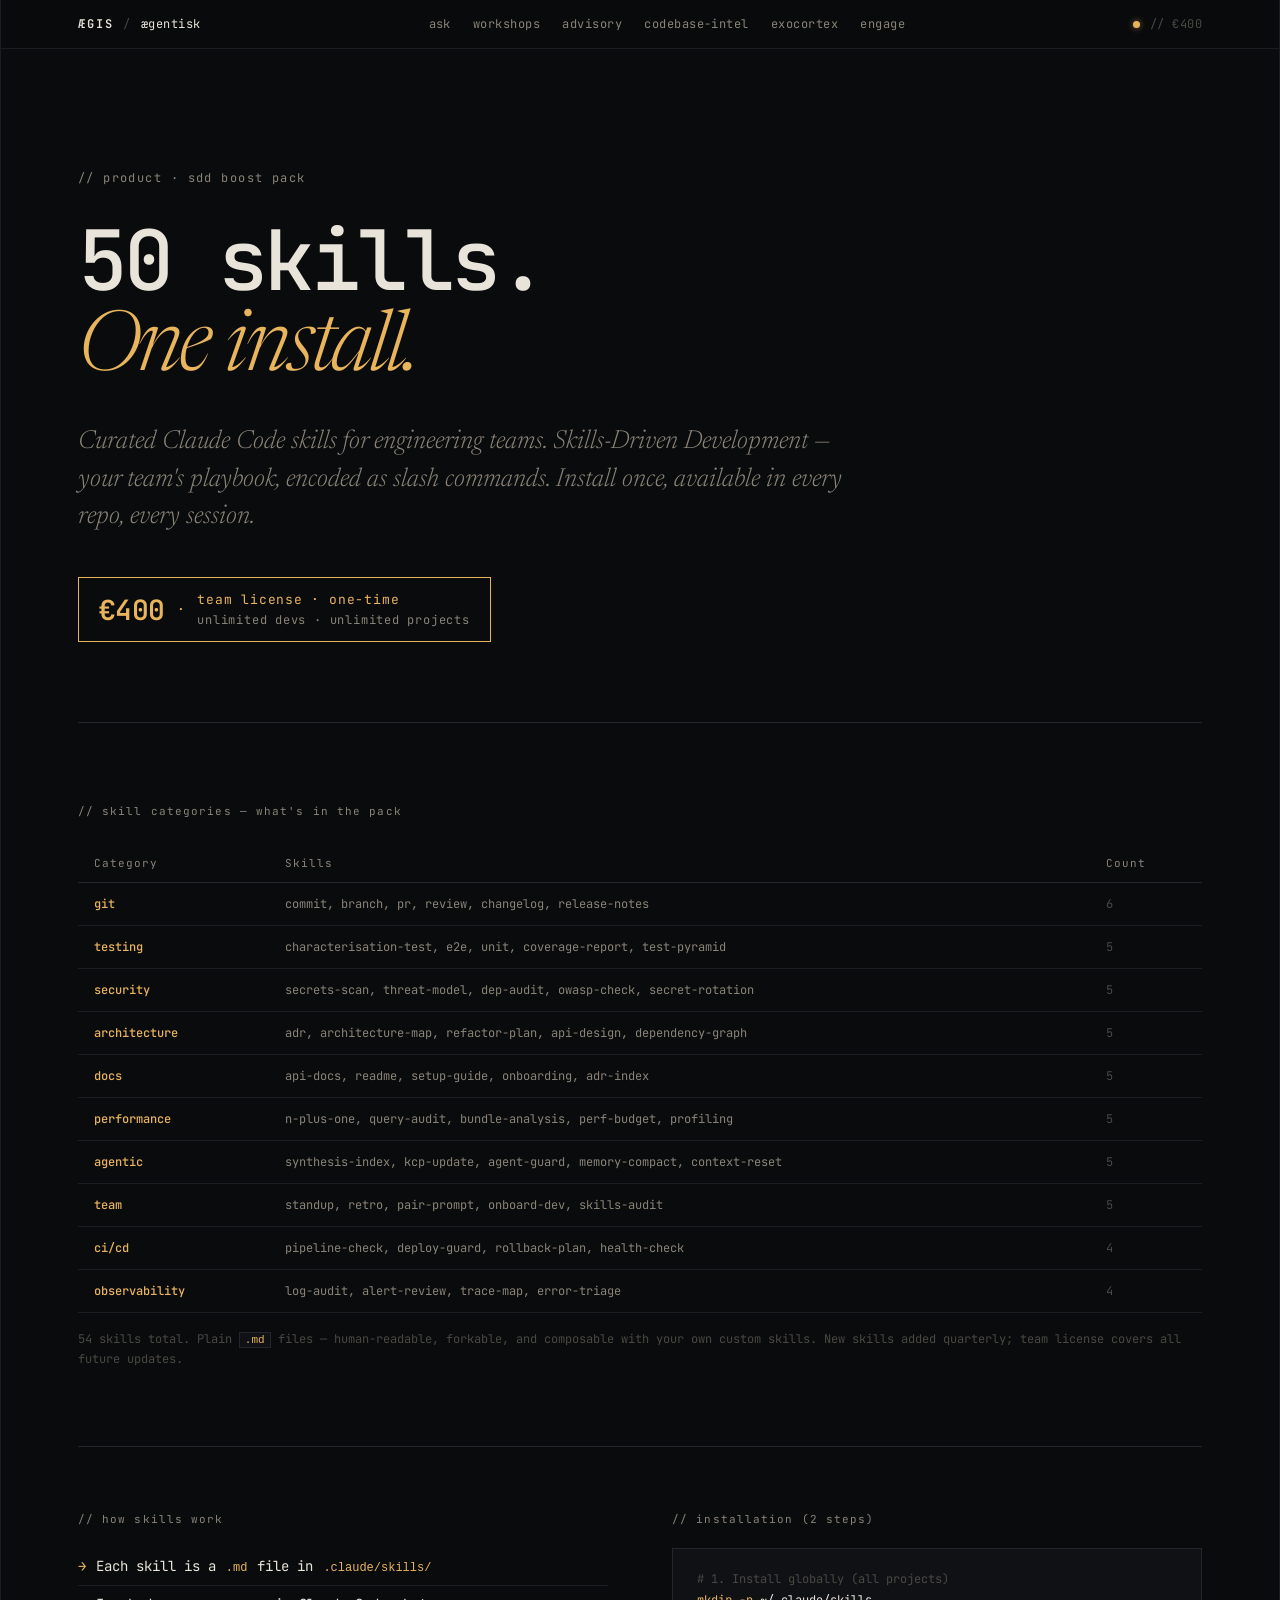
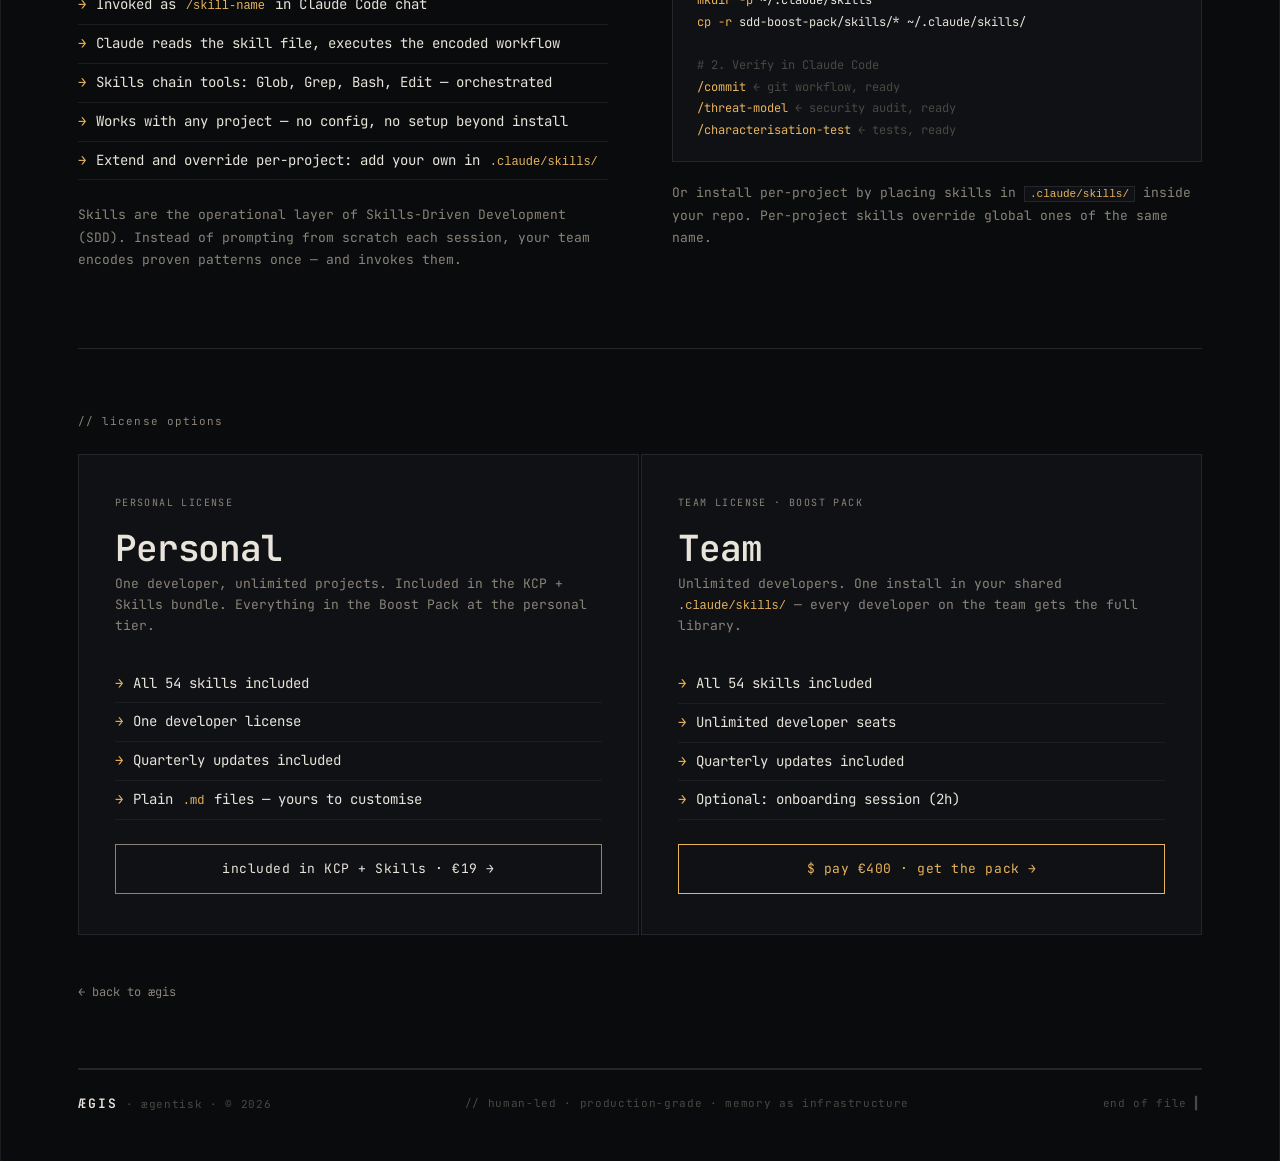
<file: sdd-boost-pack.html>
<!doctype html>
<html lang="en">
<head>
  <meta charset="utf-8" />
  <meta name="viewport" content="width=device-width, initial-scale=1" />
  <title>SDD Boost Pack · Ægis</title>
  <meta name="description" content="~50 curated Claude Code skills for engineering teams. Skills-Driven Development — your playbook encoded as slash commands. €400 team license." />
  <meta property="og:type" content="website" />
  <meta property="og:site_name" content="Ægis" />
  <meta property="og:title" content="SDD Boost Pack · Ægis" />
  <meta property="og:description" content="50 curated Claude Code skills. Install once, use everywhere. €400 team license." />
  <meta property="og:url" content="https://xn--gis-xla.no/sdd-boost-pack.html" />
  <meta property="og:image" content="https://xn--gis-xla.no/og-image.png" />
  <meta name="twitter:card" content="summary_large_image" />
  <link rel="canonical" href="https://xn--gis-xla.no/sdd-boost-pack.html" />
  <link rel="preconnect" href="https://fonts.googleapis.com" />
  <link rel="preconnect" href="https://fonts.gstatic.com" crossorigin />
  <link href="https://fonts.googleapis.com/css2?family=JetBrains+Mono:wght@300;400;500;600&family=Newsreader:ital,opsz,wght@0,6..72,300;0,6..72,400;1,6..72,300;1,6..72,400&display=swap" rel="stylesheet" />
  <link rel="icon" href="favicon.svg" type="image/svg+xml" />
  <link rel="stylesheet" href="site.css" />
  <style>
    /* ---- hero ---- */
    .sdd-hero {
      padding: 120px 0 80px;
      border-bottom: 1px solid var(--line);
    }
    .sdd-eyebrow { font-size: 12px; letter-spacing: 0.12em; color: var(--fg-mute); margin-bottom: 32px; }
    .sdd-title {
      font-family: var(--t-mono); font-weight: 500;
      font-size: clamp(36px, 6.5vw, 96px);
      line-height: 0.97; letter-spacing: -0.04em; margin: 0;
    }
    .sdd-title em { font-family: var(--t-disp); font-style: italic; font-weight: 300; color: var(--accent-hex); }
    .sdd-lede {
      font-family: var(--t-disp); font-style: italic; font-weight: 300;
      font-size: clamp(18px, 2.2vw, 26px); line-height: 1.45;
      color: var(--fg-mute); max-width: 52ch; margin: 32px 0 0;
    }
    .sdd-price-pill {
      display: inline-flex; align-items: center; gap: 12px;
      border: 1px solid var(--accent-hex); padding: 10px 20px;
      font-size: 13px; letter-spacing: 0.06em; margin-top: 40px;
      color: var(--accent-hex);
    }
    .sdd-price-pill .price-big { font-size: 28px; font-weight: 600; letter-spacing: -0.02em; }
    .sdd-price-pill .price-note { color: var(--fg-mute); font-size: 12px; }

    /* ---- skill table ---- */
    .sdd-catalog {
      padding: 80px 0 64px;
      border-bottom: 1px solid var(--line);
    }
    .sdd-label { font-size: 11px; letter-spacing: 0.1em; color: var(--fg-mute); margin-bottom: 24px; }
    .sdd-table {
      width: 100%; border-collapse: collapse; font-size: 13px;
    }
    .sdd-table th {
      text-align: left; font-size: 11px; letter-spacing: 0.1em;
      color: var(--fg-mute); padding: 10px 16px; border-bottom: 1px solid var(--line);
      font-weight: 400;
    }
    .sdd-table td {
      padding: 12px 16px; border-bottom: 1px solid var(--line-2);
      color: var(--fg); line-height: 1.5; vertical-align: top;
    }
    .sdd-table tr:hover td { background: var(--bg-2); }
    .sdd-table .td-cat { color: var(--accent-hex); font-size: 12px; white-space: nowrap; font-weight: 500; }
    .sdd-table .td-count { color: var(--fg-dim); font-size: 12px; white-space: nowrap; }
    .sdd-table .td-skills { color: var(--fg-mute); font-size: 12px; }

    /* ---- how skills work ---- */
    .sdd-how {
      padding: 64px 0;
      border-bottom: 1px solid var(--line);
      display: grid;
      grid-template-columns: 1fr 1fr;
      gap: 64px;
    }
    @media (max-width: 720px) { .sdd-how { grid-template-columns: 1fr; gap: 40px; } }

    .sdd-how-label { font-size: 11px; letter-spacing: 0.1em; color: var(--fg-mute); margin-bottom: 20px; }
    .sdd-check { list-style: none; padding: 0; margin: 0; }
    .sdd-check li {
      font-size: 14px; line-height: 1.7; padding: 7px 0;
      border-bottom: 1px solid var(--line-2); display: flex; align-items: baseline; gap: 10px;
    }
    .sdd-check li::before { content: "→"; color: var(--accent-hex); flex-shrink: 0; }

    /* ---- code block ---- */
    .sdd-code {
      background: var(--bg-2); border: 1px solid var(--line);
      padding: 20px 24px; font-size: 12px; line-height: 1.8;
      color: var(--fg-mute);
    }
    .sdd-code .c-comment { color: var(--fg-dim); }
    .sdd-code .c-cmd { color: var(--accent-hex); }
    .sdd-code .c-path { color: var(--fg); }

    /* ---- cta ---- */
    .sdd-cta-section {
      padding: 64px 0;
      border-bottom: 1px solid var(--line);
    }
    .sdd-model-cards {
      display: grid; grid-template-columns: 1fr 1fr; gap: 2px; margin-top: 24px;
    }
    @media (max-width: 640px) { .sdd-model-cards { grid-template-columns: 1fr; } }
    .sdd-card {
      background: var(--bg-2); border: 1px solid var(--line); padding: 40px 36px;
    }
    .sdd-card-tag { font-size: 10px; letter-spacing: 0.14em; color: var(--fg-mute); margin-bottom: 20px; }
    .sdd-card-title {
      font-size: clamp(24px, 3vw, 36px); font-weight: 600;
      letter-spacing: -0.03em; color: var(--fg); line-height: 1; margin-bottom: 8px;
    }
    .sdd-card-desc { font-size: 13px; color: var(--fg-mute); margin: 0 0 28px; line-height: 1.6; }
    .sdd-cta-link {
      display: block; padding: 14px 20px; border: 1px solid var(--fg-mute);
      color: var(--fg); font-family: var(--t-mono); font-size: 13px; letter-spacing: 0.04em;
      text-decoration: none; transition: border-color 0.15s, color 0.15s; margin-top: 24px;
      text-align: center;
    }
    .sdd-cta-link:hover, .sdd-cta-link.primary { border-color: var(--accent-hex); color: var(--accent-hex); }

    /* ---- back ---- */
    .sdd-back { display: inline-flex; align-items: center; gap: 8px; color: var(--fg-mute); font-size: 12px; margin-top: 48px; }
    .sdd-back:hover { color: var(--accent-hex); }
  </style>
</head>
<body>
  <div class="page">
    <header class="topbar">
      <div class="topbar-row">
        <div class="topbar-left">
          <a href="index.html" style="display:flex;gap:10px;align-items:center;">
            <span class="brand">ÆGIS</span>
            <span class="dim">/</span>
            <span>ægentisk</span>
          </a>
        </div>
        <nav class="topbar-nav">
          <a href="ask-exocortex.html">ask</a>
          <a href="workshops.html">workshops</a>
          <a href="advisory.html">advisory</a>
          <a href="codebase-intelligence.html">codebase-intel</a>
          <a href="exocortex-as-a-service.html">exocortex</a>
          <a href="index.html#engage">engage</a>
        </nav>
        <div class="topbar-right">
          <span class="status-dot"></span>
          <span class="dim">// €400</span>
        </div>
      </div>
    </header>

    <main>
      <!-- hero -->
      <section class="sdd-hero">
        <div class="sdd-eyebrow">// product · sdd boost pack</div>
        <h1 class="sdd-title">
          50 skills.<br/>
          <em>One install.</em>
        </h1>
        <p class="sdd-lede">
          Curated Claude Code skills for engineering teams. Skills-Driven Development —
          your team's playbook, encoded as slash commands. Install once, available
          in every repo, every session.
        </p>
        <div class="sdd-price-pill">
          <span class="price-big">€400</span>
          <span>·</span>
          <div>
            <div>team license · one-time</div>
            <div class="price-note">unlimited devs · unlimited projects</div>
          </div>
        </div>
      </section>

      <!-- skill catalog -->
      <section class="sdd-catalog">
        <div class="sdd-label">// skill categories — what's in the pack</div>
        <table class="sdd-table">
          <thead>
            <tr>
              <th>Category</th>
              <th>Skills</th>
              <th>Count</th>
            </tr>
          </thead>
          <tbody>
            <tr>
              <td class="td-cat">git</td>
              <td class="td-skills">commit, branch, pr, review, changelog, release-notes</td>
              <td class="td-count">6</td>
            </tr>
            <tr>
              <td class="td-cat">testing</td>
              <td class="td-skills">characterisation-test, e2e, unit, coverage-report, test-pyramid</td>
              <td class="td-count">5</td>
            </tr>
            <tr>
              <td class="td-cat">security</td>
              <td class="td-skills">secrets-scan, threat-model, dep-audit, owasp-check, secret-rotation</td>
              <td class="td-count">5</td>
            </tr>
            <tr>
              <td class="td-cat">architecture</td>
              <td class="td-skills">adr, architecture-map, refactor-plan, api-design, dependency-graph</td>
              <td class="td-count">5</td>
            </tr>
            <tr>
              <td class="td-cat">docs</td>
              <td class="td-skills">api-docs, readme, setup-guide, onboarding, adr-index</td>
              <td class="td-count">5</td>
            </tr>
            <tr>
              <td class="td-cat">performance</td>
              <td class="td-skills">n-plus-one, query-audit, bundle-analysis, perf-budget, profiling</td>
              <td class="td-count">5</td>
            </tr>
            <tr>
              <td class="td-cat">agentic</td>
              <td class="td-skills">synthesis-index, kcp-update, agent-guard, memory-compact, context-reset</td>
              <td class="td-count">5</td>
            </tr>
            <tr>
              <td class="td-cat">team</td>
              <td class="td-skills">standup, retro, pair-prompt, onboard-dev, skills-audit</td>
              <td class="td-count">5</td>
            </tr>
            <tr>
              <td class="td-cat">ci/cd</td>
              <td class="td-skills">pipeline-check, deploy-guard, rollback-plan, health-check</td>
              <td class="td-count">4</td>
            </tr>
            <tr>
              <td class="td-cat">observability</td>
              <td class="td-skills">log-audit, alert-review, trace-map, error-triage</td>
              <td class="td-count">4</td>
            </tr>
          </tbody>
        </table>
        <p style="font-size:12px;color:var(--fg-dim);margin-top:16px;line-height:1.7;">
          54 skills total. Plain <code style="background:var(--bg-2);border:1px solid var(--line);padding:1px 5px;font-size:11px;color:var(--accent-hex);">.md</code>
          files — human-readable, forkable, and composable with your own custom skills.
          New skills added quarterly; team license covers all future updates.
        </p>
      </section>

      <!-- how skills work + install -->
      <section class="sdd-how">
        <div>
          <div class="sdd-how-label">// how skills work</div>
          <ul class="sdd-check">
            <li>Each skill is a <code style="font-size:12px;color:var(--accent-hex);">.md</code> file in <code style="font-size:12px;color:var(--accent-hex);">.claude/skills/</code></li>
            <li>Invoked as <code style="font-size:12px;color:var(--accent-hex);">/skill-name</code> in Claude Code chat</li>
            <li>Claude reads the skill file, executes the encoded workflow</li>
            <li>Skills chain tools: Glob, Grep, Bash, Edit — orchestrated</li>
            <li>Works with any project — no config, no setup beyond install</li>
            <li>Extend and override per-project: add your own in <code style="font-size:12px;color:var(--accent-hex);">.claude/skills/</code></li>
          </ul>
          <p style="font-size:13px;color:var(--fg-mute);margin-top:24px;line-height:1.7;">
            Skills are the operational layer of Skills-Driven Development (SDD).
            Instead of prompting from scratch each session, your team encodes
            proven patterns once — and invokes them.
          </p>
        </div>
        <div>
          <div class="sdd-how-label">// installation (2 steps)</div>
          <div class="sdd-code">
            <div class="c-comment"># 1. Install globally (all projects)</div>
            <div><span class="c-cmd">mkdir -p</span> <span class="c-path">~/.claude/skills</span></div>
            <div><span class="c-cmd">cp -r</span> <span class="c-path">sdd-boost-pack/skills/*</span> <span class="c-path">~/.claude/skills/</span></div>
            <br/>
            <div class="c-comment"># 2. Verify in Claude Code</div>
            <div><span class="c-cmd">/commit</span> <span class="c-comment">← git workflow, ready</span></div>
            <div><span class="c-cmd">/threat-model</span> <span class="c-comment">← security audit, ready</span></div>
            <div><span class="c-cmd">/characterisation-test</span> <span class="c-comment">← tests, ready</span></div>
          </div>
          <p style="font-size:13px;color:var(--fg-mute);margin-top:20px;line-height:1.7;">
            Or install per-project by placing skills in
            <code style="background:var(--bg-2);border:1px solid var(--line);padding:1px 5px;font-size:11px;color:var(--accent-hex);">.claude/skills/</code>
            inside your repo. Per-project skills override global ones of the same name.
          </p>
        </div>
      </section>

      <!-- license tiers -->
      <section class="sdd-cta-section">
        <div class="sdd-label">// license options</div>
        <div class="sdd-model-cards">
          <div class="sdd-card">
            <div class="sdd-card-tag">PERSONAL LICENSE</div>
            <div class="sdd-card-title">Personal</div>
            <div class="sdd-card-desc">
              One developer, unlimited projects. Included in the KCP + Skills bundle.
              Everything in the Boost Pack at the personal tier.
            </div>
            <ul class="sdd-check" style="margin-bottom:0;">
              <li>All 54 skills included</li>
              <li>One developer license</li>
              <li>Quarterly updates included</li>
              <li>Plain <code style="font-size:12px;color:var(--accent-hex);">.md</code> files — yours to customise</li>
            </ul>
            <a href="kcp-skills.html" class="sdd-cta-link">
              included in KCP + Skills · €19 →
            </a>
          </div>
          <div class="sdd-card">
            <div class="sdd-card-tag">TEAM LICENSE · BOOST PACK</div>
            <div class="sdd-card-title">Team</div>
            <div class="sdd-card-desc">
              Unlimited developers. One install in your shared <code style="font-size:12px;color:var(--accent-hex);">.claude/skills/</code>
              — every developer on the team gets the full library.
            </div>
            <ul class="sdd-check" style="margin-bottom:0;">
              <li>All 54 skills included</li>
              <li>Unlimited developer seats</li>
              <li>Quarterly updates included</li>
              <li>Optional: onboarding session (2h)</li>
            </ul>
            <a href="https://buy.stripe.com/aFa28saee57Q5rR84M14405"
               class="sdd-cta-link primary">
              <span>$</span> pay €400 · get the pack →
            </a>
          </div>
        </div>
        <a class="sdd-back" href="index.html">← back to ægis</a>
      </section>
    </main>

    <footer class="footer">
      <div class="footer-row">
        <div><span class="brand small">ÆGIS</span><span class="dim"> · ægentisk · </span><span class="dim">© 2026</span></div>
        <div class="dim">// human-led · production-grade · memory as infrastructure</div>
        <div class="dim">end of file ▍</div>
      </div>
    </footer>
  </div>
</body>
</html>
</file>
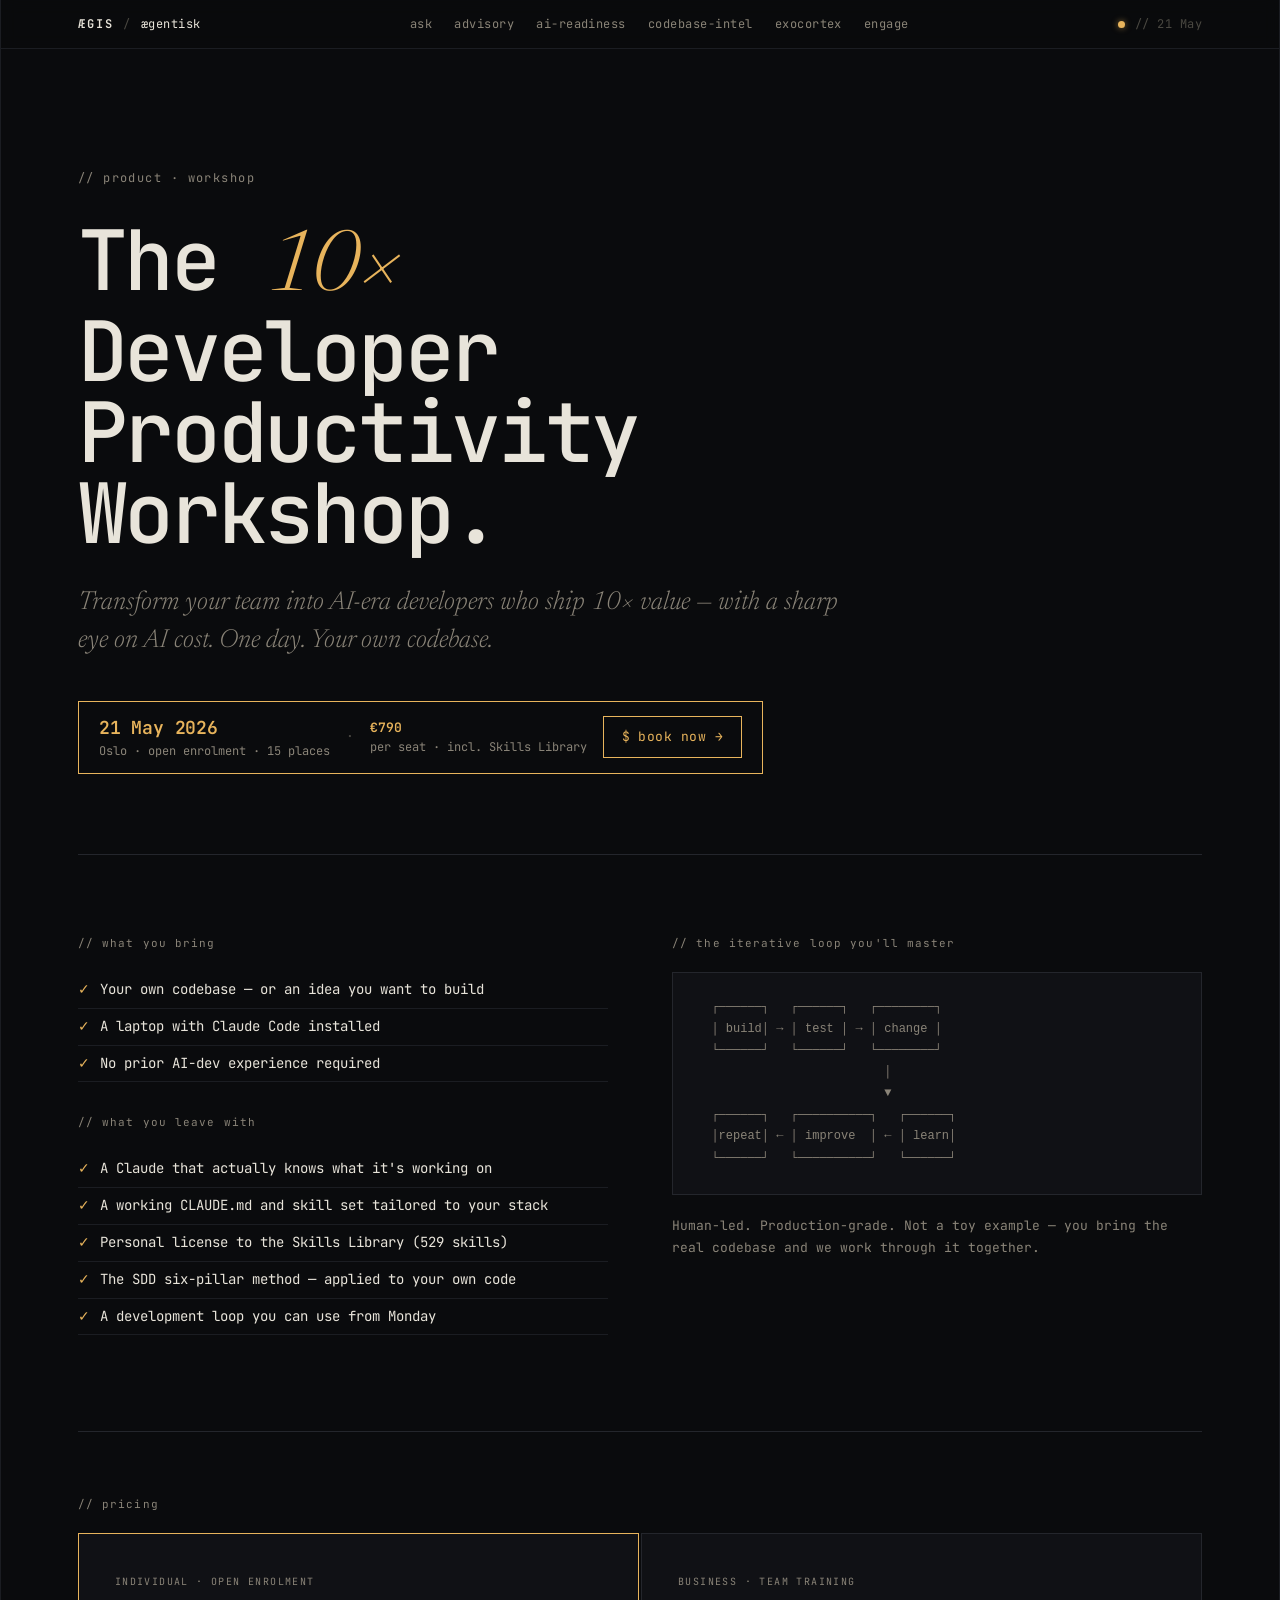
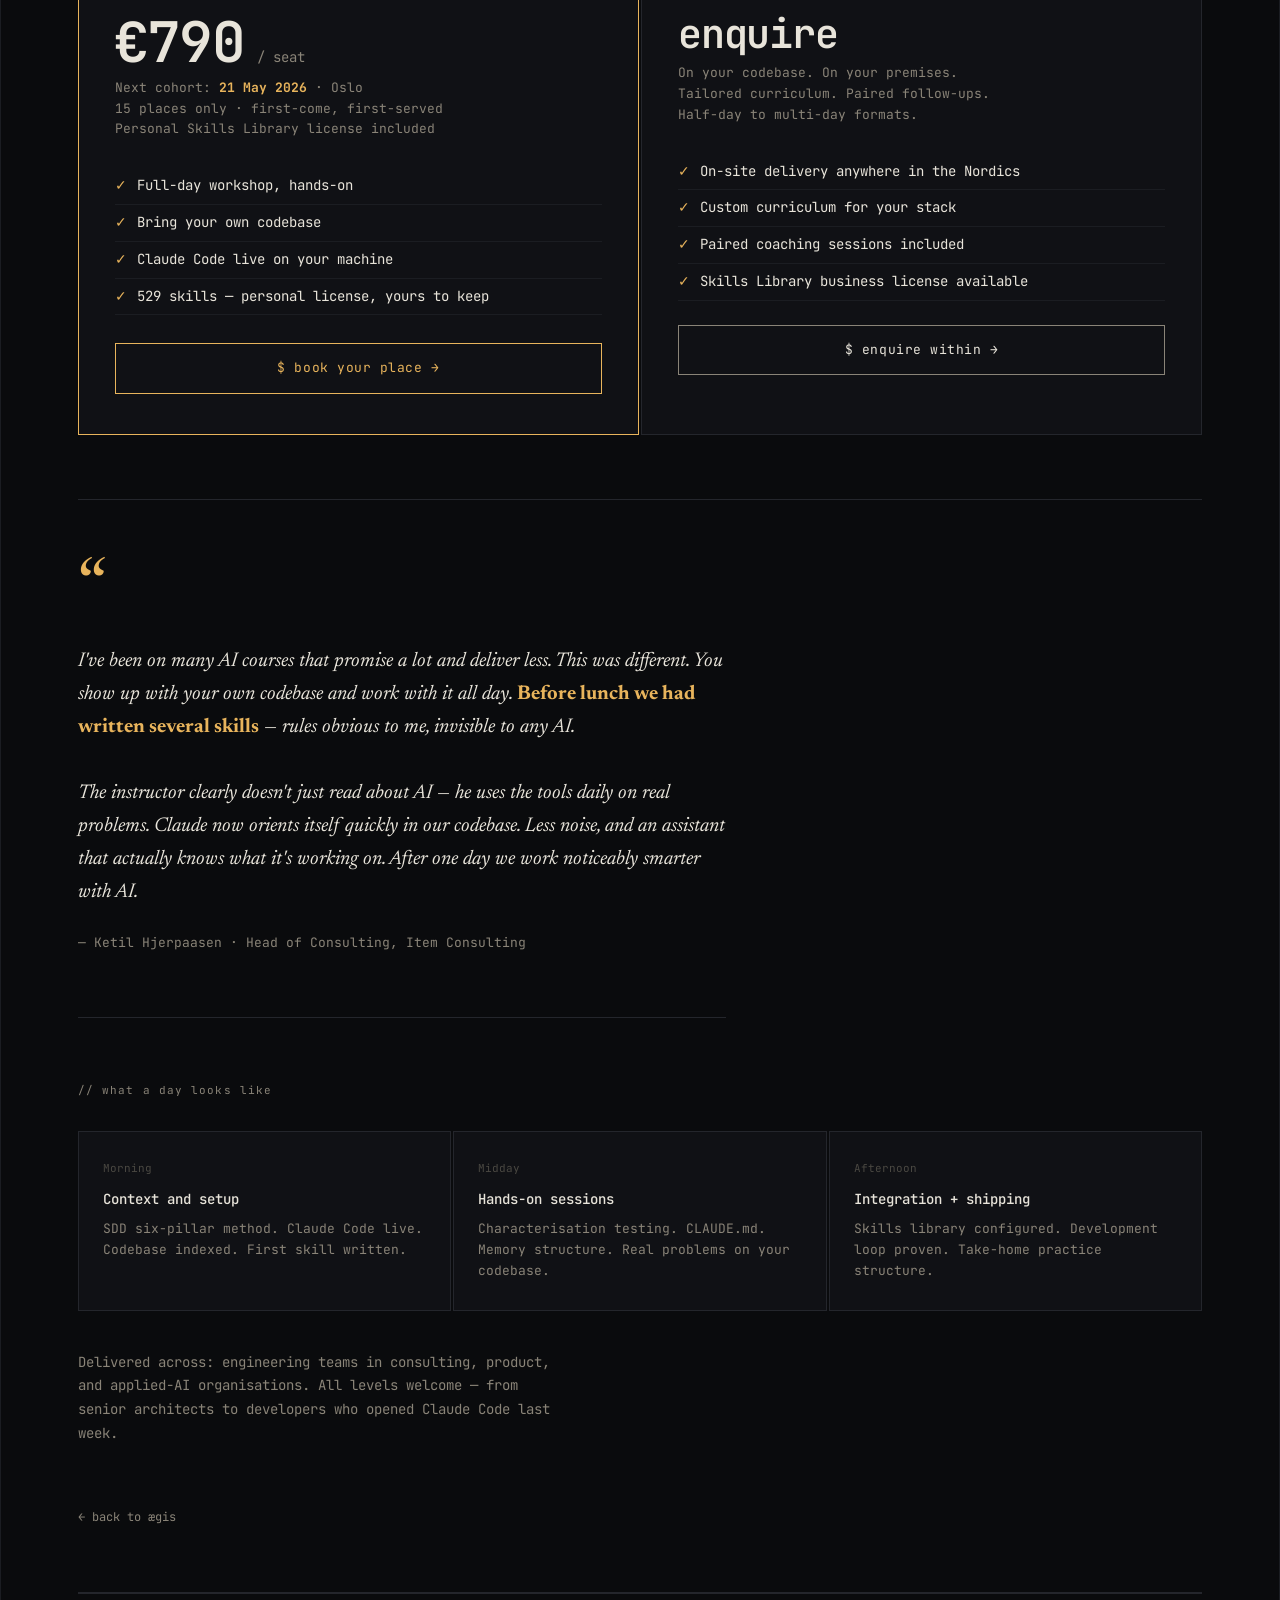
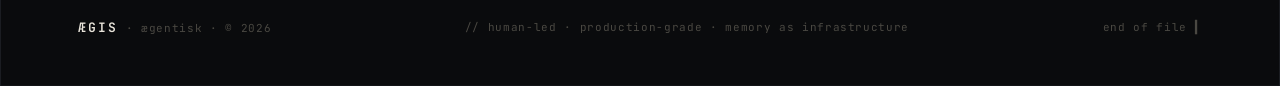
<file: workshops.html>
<!doctype html>
<html lang="en">
<head>
  <meta charset="utf-8" />
  <meta name="viewport" content="width=device-width, initial-scale=1" />
  <title>10× Developer Productivity Workshop · Ægis</title>
  <meta name="description" content="Transform your team into AI-era developers who ship 10× value. Next open cohort: 21 May, Oslo. €790/seat. Business team training available." />
  <meta property="og:type" content="website" />
  <meta property="og:site_name" content="Ægis" />
  <meta property="og:title" content="10× Developer Productivity Workshop · Ægis" />
  <meta property="og:description" content="Next cohort: 21 May, Oslo. €790/seat · 15 places. Bring your own codebase. Leave with a Claude that actually knows what it's working on." />
  <meta property="og:url" content="https://xn--gis-xla.no/workshops.html" />
  <meta property="og:image" content="https://xn--gis-xla.no/og-image.png" />
  <meta name="twitter:card" content="summary_large_image" />
  <link rel="canonical" href="https://xn--gis-xla.no/workshops.html" />
  <script type="application/ld+json">
  {
    "@context": "https://schema.org",
    "@type": "Event",
    "name": "10× Developer Productivity Workshop",
    "startDate": "2026-05-21",
    "location": {
      "@type": "Place",
      "name": "Oslo",
      "address": { "@type": "PostalAddress", "addressLocality": "Oslo", "addressCountry": "NO" }
    },
    "organizer": { "@type": "Organization", "name": "Ægis", "url": "https://xn--gis-xla.no" },
    "offers": {
      "@type": "Offer",
      "price": "790",
      "priceCurrency": "EUR",
      "availability": "https://schema.org/LimitedAvailability",
      "url": "https://xn--gis-xla.no/workshops.html"
    },
    "description": "Transform your team into AI-era developers who ship 10× value. Full-day workshop. 15 places only.",
    "eventStatus": "https://schema.org/EventScheduled",
    "eventAttendanceMode": "https://schema.org/OfflineEventAttendanceMode",
    "maximumAttendeeCapacity": 15,
    "url": "https://xn--gis-xla.no/workshops.html"
  }
  </script>
  <link rel="preconnect" href="https://fonts.googleapis.com" />
  <link rel="preconnect" href="https://fonts.gstatic.com" crossorigin />
  <link href="https://fonts.googleapis.com/css2?family=JetBrains+Mono:wght@300;400;500;600&family=Newsreader:ital,opsz,wght@0,6..72,300;0,6..72,400;1,6..72,300;1,6..72,400&display=swap" rel="stylesheet" />
  <link rel="icon" href="favicon.svg" type="image/svg+xml" />
  <link rel="stylesheet" href="site.css" />
  <style>
    /* ---- hero ---- */
    .ws-hero {
      padding: 120px 0 80px;
      border-bottom: 1px solid var(--line);
    }
    .ws-eyebrow { font-size: 12px; letter-spacing: 0.12em; color: var(--fg-mute); margin-bottom: 32px; }
    .ws-title {
      font-family: var(--t-mono); font-weight: 500;
      font-size: clamp(36px, 6.5vw, 96px);
      line-height: 0.97; letter-spacing: -0.04em; margin: 0;
    }
    .ws-title em { font-family: var(--t-disp); font-style: italic; font-weight: 300; color: var(--accent-hex); }
    .ws-lede {
      font-family: var(--t-disp); font-style: italic; font-weight: 300;
      font-size: clamp(18px, 2.2vw, 26px); line-height: 1.45;
      color: var(--fg-mute); max-width: 52ch; margin: 32px 0 0;
    }
    .ws-next-banner {
      display: inline-flex; align-items: center; gap: 16px;
      border: 1px solid var(--accent-hex); padding: 12px 20px; margin-top: 40px;
      font-size: 13px;
    }
    .ws-next-date { color: var(--accent-hex); font-weight: 600; font-size: 18px; letter-spacing: -0.01em; }
    .ws-next-meta { color: var(--fg-mute); font-size: 12px; line-height: 1.6; }

    /* ---- body ---- */
    .ws-body {
      padding: 80px 0 64px;
      border-bottom: 1px solid var(--line);
      display: grid;
      grid-template-columns: 1fr 1fr;
      gap: 64px;
    }
    @media (max-width: 720px) { .ws-body { grid-template-columns: 1fr; gap: 40px; } }

    .ws-label { font-size: 11px; letter-spacing: 0.1em; color: var(--fg-mute); margin-bottom: 20px; }
    .ws-check { list-style: none; padding: 0; margin: 0 0 32px; }
    .ws-check li {
      font-size: 14px; line-height: 1.7; padding: 6px 0;
      border-bottom: 1px solid var(--line-2); display: flex; align-items: baseline; gap: 10px;
    }
    .ws-check li::before { content: "✓"; color: var(--accent-hex); flex-shrink: 0; }

    .ws-ascii {
      background: var(--bg-2); border: 1px solid var(--line);
      padding: 24px; font-size: 12px; line-height: 1.8;
      white-space: pre; overflow-x: auto; color: var(--fg-mute);
    }

    /* ---- pricing ---- */
    .ws-pricing {
      padding: 64px 0;
      display: grid;
      grid-template-columns: 1fr 1fr;
      gap: 2px;
      border-bottom: 1px solid var(--line);
    }
    @media (max-width: 640px) { .ws-pricing { grid-template-columns: 1fr; } }

    .ws-price-card {
      background: var(--bg-2); border: 1px solid var(--line);
      padding: 40px 36px;
    }
    .ws-price-card.featured { border-color: var(--accent-hex); }

    .ws-price-tag {
      font-size: 10px; letter-spacing: 0.14em; color: var(--fg-mute); margin-bottom: 24px;
    }
    .ws-price-amount {
      font-size: clamp(36px, 5vw, 56px); font-weight: 600;
      letter-spacing: -0.03em; color: var(--fg); line-height: 1;
    }
    .ws-price-unit { font-size: 14px; color: var(--fg-mute); margin-left: 4px; }
    .ws-price-desc { font-size: 13px; color: var(--fg-mute); margin: 8px 0 28px; line-height: 1.6; }

    .ws-cta {
      display: flex; align-items: center; gap: 10px; justify-content: space-between;
      padding: 14px 20px; border: 1px solid var(--fg-mute); background: transparent;
      color: var(--fg); font-family: var(--t-mono); font-size: 13px; letter-spacing: 0.04em;
      text-decoration: none; transition: border-color 0.15s, color 0.15s; margin-top: 24px;
      display: block; text-align: center;
    }
    .ws-cta:hover { border-color: var(--accent-hex); color: var(--accent-hex); }
    .ws-cta.primary { border-color: var(--accent-hex); color: var(--accent-hex); }

    /* ---- testimonial ---- */
    .ws-testimonial {
      padding: 64px 0;
      border-bottom: 1px solid var(--line);
      max-width: 72ch;
    }
    .ws-quote-mark { font-size: 72px; color: var(--accent-hex); line-height: 0.8; margin-bottom: 24px; font-family: var(--t-disp); }
    .ws-quote { font-family: var(--t-disp); font-style: italic; font-size: clamp(16px, 2vw, 20px); line-height: 1.65; color: var(--fg); margin: 0 0 24px; }
    .ws-quote strong { font-style: normal; color: var(--accent-hex); }
    .ws-quote-attr { font-size: 13px; color: var(--fg-mute); }

    /* ---- format ---- */
    .ws-format {
      padding: 64px 0;
      border-bottom: 1px solid var(--line);
    }
    .ws-format-grid {
      display: grid;
      grid-template-columns: repeat(3, 1fr);
      gap: 2px;
      margin-top: 32px;
    }
    @media (max-width: 720px) { .ws-format-grid { grid-template-columns: 1fr; } }
    .ws-format-card {
      background: var(--bg-2); border: 1px solid var(--line); padding: 28px 24px;
    }
    .ws-format-n { font-size: 11px; color: var(--fg-dim); margin-bottom: 12px; }
    .ws-format-t { font-size: 14px; font-weight: 500; margin-bottom: 8px; }
    .ws-format-d { font-size: 13px; color: var(--fg-mute); line-height: 1.6; }

    .ws-back { display: inline-flex; align-items: center; gap: 8px; color: var(--fg-mute); font-size: 12px; margin-top: 48px; }
    .ws-back:hover { color: var(--accent-hex); }
  </style>
</head>
<body>
  <div class="page">
    <header class="topbar">
      <div class="topbar-row">
        <div class="topbar-left">
          <a href="index.html" style="display:flex;gap:10px;align-items:center;">
            <span class="brand">ÆGIS</span>
            <span class="dim">/</span>
            <span>ægentisk</span>
          </a>
        </div>
        <nav class="topbar-nav">
          <a href="ask-exocortex.html">ask</a>
          <a href="advisory.html">advisory</a>
          <a href="ai-readiness-package.html">ai-readiness</a>
          <a href="codebase-intelligence.html">codebase-intel</a>
          <a href="exocortex-as-a-service.html">exocortex</a>
          <a href="index.html#engage">engage</a>
        </nav>
        <div class="topbar-right">
          <span class="status-dot"></span>
          <span class="dim">// 21 May</span>
        </div>
      </div>
    </header>

    <main>
      <!-- hero -->
      <section class="ws-hero">
        <div class="ws-eyebrow">// product · workshop</div>
        <h1 class="ws-title">
          The <em>10×</em><br/>
          Developer<br/>
          Productivity<br/>
          Workshop.
        </h1>
        <p class="ws-lede">
          Transform your team into AI-era developers who ship 10× value —
          with a sharp eye on AI cost. One day. Your own codebase.
        </p>
        <div class="ws-next-banner">
          <div>
            <div class="ws-next-date">21 May 2026</div>
            <div class="ws-next-meta">Oslo · open enrolment · 15 places</div>
          </div>
          <span class="dim">·</span>
          <div>
            <div style="color:var(--accent-hex);font-weight:600;">€790</div>
            <div class="ws-next-meta">per seat · incl. Skills Library</div>
          </div>
          <a href="mailto:selina@exoreaction.com?subject=Workshop 21 May - book a seat"
             class="ws-cta primary" style="margin-top:0;padding:10px 18px;display:inline-flex;align-items:center;gap:8px;">
            <span>$</span> book now <span>→</span>
          </a>
        </div>
      </section>

      <!-- what + loop -->
      <section class="ws-body">
        <div>
          <div class="ws-label">// what you bring</div>
          <ul class="ws-check">
            <li>Your own codebase — or an idea you want to build</li>
            <li>A laptop with Claude Code installed</li>
            <li>No prior AI-dev experience required</li>
          </ul>

          <div class="ws-label">// what you leave with</div>
          <ul class="ws-check">
            <li>A Claude that actually knows what it's working on</li>
            <li>A working CLAUDE.md and skill set tailored to your stack</li>
            <li>Personal license to the Skills Library (529 skills)</li>
            <li>The SDD six-pillar method — applied to your own code</li>
            <li>A development loop you can use from Monday</li>
          </ul>
        </div>
        <div>
          <div class="ws-label">// the iterative loop you'll master</div>
          <pre class="ws-ascii">
  ┌──────┐   ┌──────┐   ┌────────┐
  │ build│ → │ test │ → │ change │
  └──────┘   └──────┘   └────────┘
                          │
                          ▼
  ┌──────┐   ┌──────────┐   ┌──────┐
  │repeat│ ← │ improve  │ ← │ learn│
  └──────┘   └──────────┘   └──────┘</pre>
          <p style="font-size:13px;color:var(--fg-mute);margin:20px 0 0;line-height:1.7;">
            Human-led. Production-grade. Not a toy example — you bring the real codebase
            and we work through it together.
          </p>
        </div>
      </section>

      <!-- pricing -->
      <section style="padding: 64px 0; border-bottom: 1px solid var(--line);">
        <div class="ws-label">// pricing</div>
        <div class="ws-pricing" style="padding: 0; border: none;">
          <div class="ws-price-card featured">
            <div class="ws-price-tag">INDIVIDUAL · OPEN ENROLMENT</div>
            <div>
              <span class="ws-price-amount">€790</span>
              <span class="ws-price-unit">/ seat</span>
            </div>
            <div class="ws-price-desc">
              Next cohort: <strong style="color:var(--accent-hex);">21 May 2026</strong> · Oslo<br/>
              15 places only · first-come, first-served<br/>
              Personal Skills Library license included
            </div>
            <ul class="ws-check" style="margin-bottom:0;">
              <li>Full-day workshop, hands-on</li>
              <li>Bring your own codebase</li>
              <li>Claude Code live on your machine</li>
              <li>529 skills — personal license, yours to keep</li>
            </ul>
            <a href="mailto:selina@exoreaction.com?subject=Workshop 21 May - book a seat"
               class="ws-cta primary" style="margin-top:28px;">
              <span>$</span> book your place →
            </a>
          </div>

          <div class="ws-price-card">
            <div class="ws-price-tag">BUSINESS · TEAM TRAINING</div>
            <div>
              <span class="ws-price-amount" style="font-size:clamp(28px,4vw,40px);">enquire</span>
            </div>
            <div class="ws-price-desc">
              On your codebase. On your premises.<br/>
              Tailored curriculum. Paired follow-ups.<br/>
              Half-day to multi-day formats.
            </div>
            <ul class="ws-check" style="margin-bottom:0;">
              <li>On-site delivery anywhere in the Nordics</li>
              <li>Custom curriculum for your stack</li>
              <li>Paired coaching sessions included</li>
              <li>Skills Library business license available</li>
            </ul>
            <a href="mailto:selina@exoreaction.com?subject=Business workshop enquiry"
               class="ws-cta">
              <span>$</span> enquire within →
            </a>
          </div>
        </div>
      </section>

      <!-- testimonial -->
      <section class="ws-testimonial">
        <div class="ws-quote-mark">&ldquo;</div>
        <blockquote class="ws-quote">
          I&apos;ve been on many AI courses that promise a lot and deliver less. This was different.
          You show up with your own codebase and work with it all day.
          <strong>Before lunch we had written several skills</strong> — rules obvious to me, invisible to any AI.
          <br /><br />
          The instructor clearly doesn&apos;t just read about AI — he uses the tools daily on real problems.
          Claude now orients itself quickly in our codebase. Less noise, and an assistant that actually
          knows what it&apos;s working on. After one day we work noticeably smarter with AI.
        </blockquote>
        <div class="ws-quote-attr">— Ketil Hjerpaasen · Head of Consulting, Item Consulting</div>
      </section>

      <!-- format -->
      <section class="ws-format">
        <div class="ws-label">// what a day looks like</div>
        <div class="ws-format-grid">
          <div class="ws-format-card">
            <div class="ws-format-n">Morning</div>
            <div class="ws-format-t">Context and setup</div>
            <div class="ws-format-d">SDD six-pillar method. Claude Code live. Codebase indexed. First skill written.</div>
          </div>
          <div class="ws-format-card">
            <div class="ws-format-n">Midday</div>
            <div class="ws-format-t">Hands-on sessions</div>
            <div class="ws-format-d">Characterisation testing. CLAUDE.md. Memory structure. Real problems on your codebase.</div>
          </div>
          <div class="ws-format-card">
            <div class="ws-format-n">Afternoon</div>
            <div class="ws-format-t">Integration + shipping</div>
            <div class="ws-format-d">Skills library configured. Development loop proven. Take-home practice structure.</div>
          </div>
        </div>

        <div style="margin-top:40px;">
          <p style="font-size:14px;color:var(--fg-mute);line-height:1.7;max-width:60ch;">
            Delivered across: engineering teams in consulting, product, and applied-AI organisations.
            All levels welcome — from senior architects to developers who opened Claude Code last week.
          </p>
        </div>
        <a class="ws-back" href="index.html">← back to ægis</a>
      </section>
    </main>

    <footer class="footer">
      <div class="footer-row">
        <div><span class="brand small">ÆGIS</span><span class="dim"> · ægentisk · </span><span class="dim">© 2026</span></div>
        <div class="dim">// human-led · production-grade · memory as infrastructure</div>
        <div class="dim">end of file ▍</div>
      </div>
    </footer>
  </div>
</body>
</html>
</file>
<file: site.css>
/* Ægis · Ægentisk — terminal aesthetic */

:root {
  --bg:        #0A0B0D;
  --bg-2:      #101115;
  --bg-3:      #16181D;
  --line:      #24262C;
  --line-2:    #1B1D22;
  --fg:        #E8E4DA;
  --fg-mute:   #8A8478;
  --fg-dim:    #4A4842;
  --accent:    oklch(0.80 0.14 75);
  --accent-hex: #E8B45C;
  --warn:      #D87A5C;
  --good:      #8AB87A;

  --pad-x: clamp(24px, 6vw, 96px);
  --section-pad: 120px;
  --max-w: 1400px;

  --t-mono: "JetBrains Mono", ui-monospace, SFMono-Regular, Menlo, monospace;
  --t-disp: "Newsreader", ui-serif, Georgia, serif;
}

[data-density="compact"] { --section-pad: 72px; }

* { box-sizing: border-box; }

html, body {
  margin: 0;
  padding: 0;
  background: var(--bg);
  color: var(--fg);
  font-family: var(--t-mono);
  font-size: 15px;
  line-height: 1.55;
  font-weight: 400;
  -webkit-font-smoothing: antialiased;
}

body {
  background-image:
    linear-gradient(to bottom, transparent 0, transparent calc(100% - 1px), var(--line-2) 100%);
}

a { color: inherit; text-decoration: none; }

em { font-style: italic; color: var(--accent-hex); font-weight: 500; }

.dim   { color: var(--fg-dim); }
.mute  { color: var(--fg-mute); }
.brand { letter-spacing: 0.16em; font-weight: 600; }
.brand.small { font-size: 13px; }

.lig { font-feature-settings: "ss01"; }

.page {
  max-width: var(--max-w);
  margin: 0 auto;
  padding: 0 var(--pad-x);
  border-left: 1px solid var(--line-2);
  border-right: 1px solid var(--line-2);
  min-height: 100vh;
}

/* ---------- topbar ---------- */
.topbar {
  position: sticky;
  top: 0;
  z-index: 50;
  background: color-mix(in oklab, var(--bg) 92%, transparent);
  backdrop-filter: blur(8px);
  border-bottom: 1px solid var(--line-2);
  margin: 0 calc(-1 * var(--pad-x));
  padding: 0 var(--pad-x);
}
.topbar-row {
  display: flex;
  align-items: center;
  justify-content: space-between;
  height: 48px;
  font-size: 12px;
  letter-spacing: 0.04em;
}
.topbar-left { display: flex; gap: 10px; align-items: center; }
.topbar-nav { display: flex; gap: 22px; }
.topbar-nav a { color: var(--fg-mute); transition: color .15s; }
.topbar-nav a:hover { color: var(--accent-hex); }
.topbar-right { display: flex; gap: 10px; align-items: center; }
.status-dot {
  width: 7px; height: 7px; border-radius: 50%;
  background: var(--accent-hex);
  box-shadow: 0 0 6px color-mix(in oklab, var(--accent-hex) 60%, transparent);
}
.mono-time { color: var(--fg); font-variant-numeric: tabular-nums; }

@media (max-width: 760px) {
  .topbar-nav { display: none; }
}

/* ---------- caret ---------- */
.caret {
  display: inline-block;
  margin-left: 4px;
  color: var(--accent-hex);
  animation: blink 1.05s steps(2, end) infinite;
}
@keyframes blink { 50% { opacity: 0; } }

/* ---------- hero ---------- */
.hero {
  padding: 96px 0 var(--section-pad);
  border-bottom: 1px solid var(--line);
}
.hero-meta {
  display: flex; gap: 14px;
  font-size: 12px; color: var(--fg-mute);
  letter-spacing: 0.06em;
  margin-bottom: 56px;
}
.hero-title {
  font-family: var(--t-mono);
  font-weight: 500;
  font-size: clamp(56px, 11vw, 168px);
  line-height: 0.95;
  letter-spacing: -0.04em;
  margin: 0;
  color: var(--fg);
  cursor: pointer;
}
.hero-title .lig { color: var(--accent-hex); }

/* headline letter-collapse animation: Ægentisk -> Ægis */
.headline {
  display: inline-flex;
  align-items: baseline;
  white-space: nowrap;
}
.headline .ltr {
  display: inline-block;
  opacity: 0;
  transform: translateY(0.18em);
  transition:
    opacity 280ms cubic-bezier(.4,0,.2,1),
    transform 280ms cubic-bezier(.4,0,.2,1),
    max-width 520ms cubic-bezier(.7,0,.2,1),
    filter 320ms cubic-bezier(.4,0,.2,1);
  max-width: 1.2em;
  filter: blur(0);
  will-change: opacity, transform, max-width, filter;
}
.headline .ltr.in {
  opacity: 1;
  transform: translateY(0);
}
/* dropped letters: fade + slide up + collapse width so kept letters slide together */
.headline .ltr.drop {
  opacity: 0;
  transform: translateY(-0.45em) scale(0.7);
  filter: blur(3px);
  max-width: 0;
  color: var(--accent-hex);
}
.headline-caret {
  display: inline-block;
  margin-left: 0.05em;
  color: var(--accent-hex);
  animation: blink 1.05s steps(2, end) infinite;
  transition: opacity 200ms;
}
.headline-caret.off { opacity: 0; display: none; }
.headline-dot {
  display: inline-block;
  margin-left: 0.02em;
}
.hero-sub {
  display: block;
  margin-top: 24px;
  font-family: var(--t-disp);
  font-style: italic;
  font-weight: 300;
  font-size: clamp(22px, 3.4vw, 44px);
  line-height: 1.15;
  letter-spacing: -0.01em;
  color: var(--fg-mute);
}
.hero-sub em { font-style: italic; }

.hero-foot {
  margin-top: 80px;
  display: grid;
  grid-template-columns: 1fr 1fr auto;
  gap: 48px;
  align-items: end;
  padding-top: 24px;
  border-top: 1px solid var(--line);
}
.hero-foot-col { font-size: 13px; }
.hero-foot-col .dim { font-size: 11px; margin-bottom: 6px; letter-spacing: 0.06em; }

@media (max-width: 800px) {
  .hero-foot { grid-template-columns: 1fr; gap: 24px; }
}

/* ---------- sections ---------- */
.section {
  padding: var(--section-pad) 0;
  border-bottom: 1px solid var(--line);
}
.section:last-of-type { border-bottom: none; }

.section-label {
  font-size: 11px;
  letter-spacing: 0.12em;
  color: var(--fg-mute);
  margin-bottom: 32px;
  display: flex;
  gap: 0;
}
.section-title {
  font-family: var(--t-mono);
  font-weight: 500;
  font-size: clamp(32px, 5vw, 64px);
  line-height: 1.05;
  letter-spacing: -0.025em;
  margin: 0 0 24px;
  max-width: 22ch;
  text-wrap: pretty;
}
.section-title.small { font-size: clamp(24px, 3.4vw, 40px); }
.section-lede {
  font-family: var(--t-disp);
  font-style: italic;
  font-weight: 300;
  font-size: clamp(18px, 2vw, 24px);
  line-height: 1.4;
  color: var(--fg-mute);
  max-width: 60ch;
  margin: 0 0 56px;
}

.col-label {
  font-size: 11px;
  letter-spacing: 0.08em;
  color: var(--fg-mute);
  margin-bottom: 14px;
}
.col-label.spaced { margin-top: 32px; }

.footnote {
  margin-top: 32px;
  color: var(--fg-mute);
  font-size: 13px;
}
.footnote.center { text-align: center; }

.callout {
  margin-top: 32px;
  padding: 18px 22px;
  border: 1px solid var(--line);
  background: var(--bg-2);
  font-size: 13px;
  color: var(--fg-mute);
}
.callout.dense p { margin: 0; color: var(--fg); }
.callout.dense strong { color: var(--accent-hex); font-weight: 500; }

.rule {
  display: flex; align-items: center; gap: 14px;
  margin: 0 0 32px;
  font-size: 11px;
  color: var(--fg-mute);
  letter-spacing: 0.08em;
}
.rule-line { flex: 1; height: 1px; background: var(--line); }

.two-col {
  display: grid;
  grid-template-columns: 1fr 1fr;
  gap: 56px;
}
.two-col.gap-wide { gap: 80px; }
.two-col.spaced  { margin-top: 48px; }

.three-col {
  display: grid;
  grid-template-columns: repeat(3, 1fr);
  gap: 24px;
}
.three-col.spaced { margin-top: 56px; }
@media (max-width: 900px) {
  .two-col, .three-col { grid-template-columns: 1fr; gap: 32px; }
}

/* lists */
.tag-list {
  list-style: none; padding: 0; margin: 0;
  display: flex; flex-wrap: wrap; gap: 8px;
}
.tag-list li {
  border: 1px solid var(--line);
  padding: 6px 12px;
  font-size: 12px;
  color: var(--fg);
  background: var(--bg-2);
}
.tag-list li.new-tag {
  color: var(--accent-hex);
  border-color: var(--accent-hex);
  background: transparent;
}

.check-list {
  list-style: none;
  padding: 0;
  margin: 0;
  display: flex; flex-direction: column; gap: 10px;
}
.check-list li {
  position: relative;
  padding-left: 22px;
  font-size: 14px;
  line-height: 1.5;
  color: var(--fg);
}
.check-list li::before {
  content: "├─";
  position: absolute;
  left: 0;
  color: var(--accent-hex);
  font-weight: 500;
}
.check-list li:last-child::before { content: "└─"; }
.check-list.dense li { font-size: 13px; }

/* stats */
.stat {
  display: flex; flex-direction: column; gap: 6px;
}
.stat-value {
  font-family: var(--t-mono);
  font-weight: 500;
  font-size: clamp(36px, 5vw, 56px);
  line-height: 1;
  letter-spacing: -0.03em;
  color: var(--accent-hex);
}
.stat-label {
  font-size: 11px;
  letter-spacing: 0.08em;
  color: var(--fg-mute);
}

/* ---------- offerings ---------- */
.offer-grid {
  display: grid;
  grid-template-columns: repeat(3, 1fr);
  gap: 0;
  border-top: 1px solid var(--line);
  border-left: 1px solid var(--line);
}
.offer {
  position: relative;
  padding: 32px;
  border-right: 1px solid var(--line);
  border-bottom: 1px solid var(--line);
  display: block;
  min-height: 220px;
  transition: background .18s, color .18s;
}
.offer:hover { background: var(--bg-2); }
.offer:hover .offer-arrow { color: var(--accent-hex); transform: translateX(4px); }
.offer-num {
  font-size: 11px;
  letter-spacing: 0.08em;
  color: var(--fg-mute);
  margin-bottom: 22px;
}
.offer-title {
  font-size: 22px;
  font-weight: 500;
  letter-spacing: -0.01em;
  color: var(--fg);
  margin-bottom: 12px;
}
.offer-desc {
  font-size: 13px;
  color: var(--fg-mute);
  line-height: 1.5;
  max-width: 32ch;
}
.offer-arrow {
  position: absolute;
  bottom: 24px;
  right: 28px;
  color: var(--fg-dim);
  transition: color .18s, transform .18s;
}
@media (max-width: 900px) { .offer-grid { grid-template-columns: 1fr 1fr; } }
@media (max-width: 600px) { .offer-grid { grid-template-columns: 1fr; } }

/* ---------- workshops ---------- */
.workshop-grid {
  display: grid;
  grid-template-columns: 1.1fr 1fr;
  gap: 56px;
  margin-top: 32px;
}
.workshop-loop .ascii {
  font-family: var(--t-mono);
  font-size: 12px;
  line-height: 1.4;
  color: var(--accent-hex);
  background: var(--bg-2);
  padding: 22px;
  border: 1px solid var(--line);
  margin: 0;
  overflow-x: auto;
}
.ascii.small {
  font-size: 11px;
  color: var(--fg-mute);
  background: var(--bg);
  padding: 12px 14px;
  margin-top: 16px;
}
@media (max-width: 900px) { .workshop-grid { grid-template-columns: 1fr; } }

/* ---------- testimonial ---------- */
.testimonial {
  text-align: left;
  position: relative;
  padding: var(--section-pad) 8% var(--section-pad);
}
.quote-mark {
  font-family: var(--t-disp);
  font-size: 200px;
  line-height: 1;
  color: var(--accent-hex);
  margin-bottom: -40px;
  opacity: 0.5;
}
.testimonial blockquote {
  font-family: var(--t-disp);
  font-style: italic;
  font-weight: 300;
  font-size: clamp(22px, 2.6vw, 32px);
  line-height: 1.4;
  color: var(--fg);
  margin: 0 0 32px;
  max-width: 60ch;
}
.testimonial blockquote strong {
  color: var(--accent-hex);
  font-weight: 400;
  font-style: italic;
}
.quote-attr {
  font-size: 13px;
  letter-spacing: 0.04em;
}
.quote-divider {
  height: 1px; background: var(--line);
  margin: 56px 0 40px;
  max-width: 60ch;
}
.quote-lang {
  font-size: 11px; letter-spacing: 0.1em;
  margin-bottom: 16px;
}

/* ---------- case ---------- */
.case-stats {
  display: grid;
  grid-template-columns: repeat(3, 1fr);
  gap: 32px;
  padding: 32px 0;
  border-top: 1px solid var(--line);
  border-bottom: 1px solid var(--line);
}
@media (max-width: 700px) { .case-stats { grid-template-columns: 1fr; gap: 24px; } }

/* ---------- retainer ---------- */
.retainer-grid {
  display: grid;
  grid-template-columns: repeat(5, 1fr);
  gap: 0;
  border-left: 1px solid var(--line);
  border-top: 1px solid var(--line);
}
.retainer-card {
  padding: 24px;
  border-right: 1px solid var(--line);
  border-bottom: 1px solid var(--line);
  min-height: 180px;
}
.retainer-num {
  font-size: 11px;
  letter-spacing: 0.1em;
  color: var(--accent-hex);
  margin-bottom: 16px;
}
.retainer-title {
  font-size: 15px;
  font-weight: 500;
  margin-bottom: 8px;
}
.retainer-desc {
  font-size: 12px;
  color: var(--fg-mute);
  line-height: 1.5;
}
@media (max-width: 1100px) { .retainer-grid { grid-template-columns: repeat(2, 1fr); } }
@media (max-width: 600px)  { .retainer-grid { grid-template-columns: 1fr; } }

/* ---------- build ---------- */
.build-grid {
  display: grid;
  grid-template-columns: 1fr 1fr 1fr;
  gap: 24px;
  margin-top: 32px;
}
.build-card {
  border: 1px solid var(--line);
  background: var(--bg-2);
  padding: 28px;
}
.build-item {
  font-size: 14px;
  margin-bottom: 6px;
}
.build-name {
  color: var(--accent-hex);
  font-weight: 500;
}
.build-note {
  margin-top: 14px;
  font-size: 12px;
  color: var(--fg-mute);
  line-height: 1.55;
}
.build-proof {
  border: 1px solid var(--accent-hex);
  background: color-mix(in oklab, var(--accent-hex) 8%, var(--bg));
  padding: 28px;
  display: flex;
  flex-direction: column;
  justify-content: center;
}
.proof-num {
  font-size: clamp(48px, 6vw, 80px);
  font-weight: 500;
  letter-spacing: -0.04em;
  color: var(--accent-hex);
  line-height: 1;
}
.proof-label {
  margin-top: 12px;
  font-size: 11px;
  letter-spacing: 0.08em;
  color: var(--fg-mute);
  line-height: 1.4;
}
@media (max-width: 1000px) { .build-grid { grid-template-columns: 1fr; } }

/* ---------- exocortex / diff table ---------- */
.diff-table {
  margin-top: 32px;
  border: 1px solid var(--line);
  font-size: 13px;
}
.diff-head {
  display: grid;
  grid-template-columns: 1fr 1fr;
  background: var(--bg-2);
  border-bottom: 1px solid var(--line);
}
.diff-h-c, .diff-h-e {
  padding: 14px 22px;
  font-size: 11px;
  letter-spacing: 0.08em;
  color: var(--fg-mute);
}
.diff-h-c { border-right: 1px solid var(--line); }
.diff-h-e { color: var(--accent-hex); }
.diff-row {
  display: grid;
  grid-template-columns: 1fr 1fr;
  border-bottom: 1px solid var(--line-2);
}
.diff-row:last-child { border-bottom: none; }
.diff-c, .diff-e {
  padding: 16px 22px;
  line-height: 1.5;
}
.diff-c {
  color: var(--fg-mute);
  border-right: 1px solid var(--line);
  text-decoration: line-through;
  text-decoration-color: var(--fg-dim);
}
.diff-e { color: var(--fg); }
.minus { color: var(--warn); margin-right: 6px; font-weight: 500; }
.plus  { color: var(--accent-hex); margin-right: 6px; font-weight: 500; }

@media (max-width: 800px) {
  .diff-head, .diff-row { grid-template-columns: 1fr; }
  .diff-h-c, .diff-c { border-right: none; border-bottom: 1px solid var(--line-2); }
}

.tool-card {
  border: 1px solid var(--line);
  padding: 24px;
  background: var(--bg-2);
  display: flex;
  flex-direction: column;
}
.tool-name {
  font-size: 16px;
  font-weight: 500;
  margin: 8px 0 14px;
  line-height: 1.3;
}
.tool-desc {
  font-size: 13px;
  color: var(--fg-mute);
  line-height: 1.55;
  margin: 0 0 14px;
}
.tool-stats {
  display: grid;
  grid-template-columns: repeat(3, 1fr);
  gap: 14px;
  margin-top: auto;
  padding-top: 18px;
  border-top: 1px solid var(--line);
}
.tool-stats .stat-value { font-size: clamp(20px, 2.2vw, 26px); }
.tool-stats .stat-label { font-size: 10px; }
.tool-principle {
  margin-top: auto;
  padding-top: 16px;
  border-top: 1px solid var(--line);
  font-size: 12px;
  color: var(--fg-mute);
  line-height: 1.5;
}
.tool-principle code {
  background: var(--bg);
  border: 1px solid var(--line);
  padding: 1px 6px;
  font-size: 11px;
  color: var(--accent-hex);
}
.tool-principle strong { color: var(--fg); font-weight: 500; }

/* ---------- timeline ---------- */
.timeline {
  margin-top: 48px;
  position: relative;
  padding: 32px 0 8px;
}
.timeline-track {
  position: absolute;
  top: 56px;
  left: 0; right: 0;
  height: 1px;
  background: var(--line);
}
.timeline-steps {
  display: grid;
  grid-template-columns: repeat(5, 1fr);
  gap: 16px;
  position: relative;
}
.step {
  position: relative;
  padding-top: 40px;
}
.step-dot {
  position: absolute;
  top: 20px;
  left: 0;
  width: 9px; height: 9px;
  background: var(--accent-hex);
  transform: rotate(45deg);
}
.step-week {
  font-size: 11px;
  letter-spacing: 0.1em;
  color: var(--accent-hex);
  margin-bottom: 6px;
}
.step-title {
  font-size: 15px;
  font-weight: 500;
  margin-bottom: 6px;
  line-height: 1.3;
}
.step-desc {
  font-size: 12px;
  color: var(--fg-mute);
  line-height: 1.5;
}
@media (max-width: 1000px) {
  .timeline-track { display: none; }
  .timeline-steps { grid-template-columns: 1fr; gap: 24px; }
  .step { padding-top: 0; padding-left: 24px; }
  .step-dot { top: 4px; left: 0; }
}

/* ---------- engage ---------- */
.engage-flow {
  margin-top: 48px;
  display: flex;
  align-items: stretch;
  gap: 8px;
  flex-wrap: wrap;
}
.engage-step {
  flex: 1 1 0;
  min-width: 200px;
  border: 1px solid var(--line);
  background: var(--bg-2);
  padding: 20px;
}
.engage-when {
  font-size: 11px;
  letter-spacing: 0.1em;
  color: var(--accent-hex);
  margin-bottom: 12px;
}
.engage-title {
  font-size: 15px;
  font-weight: 500;
  margin-bottom: 6px;
  line-height: 1.3;
}
.engage-desc {
  font-size: 12px;
  color: var(--fg-mute);
}
.engage-arrow {
  display: flex;
  align-items: center;
  color: var(--fg-dim);
  font-size: 18px;
  padding: 0 4px;
}
@media (max-width: 900px) { .engage-arrow { display: none; } }

/* ---------- cta ---------- */
.cta-primary {
  display: inline-flex;
  align-items: center;
  gap: 10px;
  padding: 12px 20px;
  border: 1px solid var(--accent-hex);
  background: transparent;
  color: var(--accent-hex);
  font-family: var(--t-mono);
  font-size: 13px;
  letter-spacing: 0.04em;
  transition: background .15s, color .15s;
}
.cta-primary:hover {
  background: var(--accent-hex);
  color: var(--bg);
}
.cta-primary .arrow { transition: transform .15s; }
.cta-primary:hover .arrow { transform: translateX(3px); }
.cta-primary.big { font-size: 15px; padding: 18px 28px; }

.cta-section {
  text-align: center;
  padding: 140px 0;
}
.cta-meta {
  font-size: 12px;
  letter-spacing: 0.1em;
  color: var(--fg-mute);
  margin-bottom: 32px;
}
.cta-title {
  font-family: var(--t-mono);
  font-weight: 500;
  font-size: clamp(40px, 6vw, 80px);
  line-height: 1.05;
  letter-spacing: -0.03em;
  margin: 0 0 56px;
}
.cta-actions {
  display: flex;
  flex-direction: column;
  align-items: center;
  gap: 32px;
}
.cta-links {
  display: flex; gap: 14px;
  font-size: 13px;
  color: var(--fg-mute);
}
.cta-link { color: var(--fg-mute); border-bottom: 1px dotted var(--fg-dim); }
.cta-link:hover { color: var(--accent-hex); border-color: var(--accent-hex); }

/* ---------- mail CTA + toast ---------- */

.cta-with-foot {
  display: flex;
  flex-direction: column;
  gap: 8px;
  align-items: flex-start;
}
.cta-actions .cta-with-foot { align-items: center; }

.mail-cta-foot {
  font-size: 12px;
  color: var(--fg-mute);
  letter-spacing: 0.02em;
}
.mail-cta-link {
  color: var(--fg-mute);
  border-bottom: 1px dotted var(--fg-dim);
  transition: color .15s, border-color .15s;
}
.mail-cta-link:hover {
  color: var(--accent-hex);
  border-color: var(--accent-hex);
}
.mail-cta-link .arrow { display: inline-block; transition: transform .15s; }
.mail-cta-link:hover .arrow { transform: translateX(2px); }

.aegis-toast {
  position: fixed;
  left: 50%;
  bottom: 24px;
  transform: translateX(-50%) translateY(8px);
  background: var(--bg-3);
  border: 1px solid var(--line);
  color: var(--fg);
  font-family: var(--t-mono);
  font-size: 13px;
  padding: 10px 16px;
  border-radius: 4px;
  opacity: 0;
  pointer-events: none;
  transition: opacity 180ms ease, transform 180ms ease;
  z-index: 9999;
  white-space: nowrap;
  box-shadow: 0 4px 12px rgba(0, 0, 0, 0.4);
  max-width: calc(100vw - 32px);
  overflow: hidden;
  text-overflow: ellipsis;
}
.aegis-toast.show {
  opacity: 1;
  transform: translateX(-50%) translateY(0);
}

/* ---------- footer ---------- */
.footer {
  border-top: 1px solid var(--line);
  padding: 24px 0 48px;
  margin-top: 0;
  font-size: 11px;
  letter-spacing: 0.06em;
}
.footer-row {
  display: flex;
  justify-content: space-between;
  align-items: center;
  flex-wrap: wrap;
  gap: 16px;
}
@media (max-width: 700px) { .footer-row { flex-direction: column; align-items: flex-start; } }

/* ---------- mobile nav + sticky cta ---------- */
.hamburger {
  display: none;
  background: none; border: 1px solid var(--line); cursor: pointer;
  width: 32px; height: 28px; padding: 0;
  flex-direction: column; justify-content: center; align-items: center; gap: 4px;
}
.hamburger span { display: block; width: 14px; height: 1px; background: var(--fg); }
@media (max-width: 760px) {
  .hamburger { display: flex; }
  .topbar-right .mono-time, .topbar-right .dim { display: none; }
}
.mobile-nav {
  display: flex; flex-direction: column;
  border-top: 1px solid var(--line);
  background: var(--bg);
  padding: 12px 0;
}
.mobile-nav a {
  padding: 12px var(--pad-x);
  color: var(--fg);
  border-bottom: 1px solid var(--line-2);
  font-size: 14px;
}
.mobile-nav a:last-child { border-bottom: none; }
.sticky-cta {
  display: none;
  position: fixed;
  bottom: 16px; left: 16px; right: 16px;
  z-index: 40;
  padding: 14px 20px;
  border: 1px solid var(--accent-hex);
  background: var(--bg);
  color: var(--accent-hex);
  font-family: var(--t-mono);
  font-size: 13px;
  text-align: center;
  letter-spacing: 0.04em;
  box-shadow: 0 8px 24px rgba(0,0,0,0.4);
}
@media (max-width: 760px) { .sticky-cta { display: block; } body { padding-bottom: 64px; } }

/* ---------- live demo ---------- */
.demo-shell {
  border: 1px solid var(--line);
  background: var(--bg-2);
  padding: 24px;
}
.demo-prompt { font-size: 12px; margin-bottom: 12px; }
.demo-input-row {
  display: flex; align-items: center; gap: 10px;
  background: var(--bg);
  border: 1px solid var(--line);
  padding: 10px 14px;
}
.prompt-arrow { color: var(--accent-hex); font-weight: 500; }
.demo-input {
  flex: 1; background: transparent; border: none; outline: none;
  color: var(--fg); font-family: var(--t-mono); font-size: 14px;
}
.demo-input::placeholder { color: var(--fg-dim); }
.demo-run {
  background: var(--accent-hex); color: var(--bg);
  border: none; padding: 6px 14px; cursor: pointer;
  font-family: var(--t-mono); font-size: 13px;
}
.demo-run:disabled { opacity: 0.4; cursor: wait; }
.run-spin { display: inline-block; animation: spin 0.8s linear infinite; }
@keyframes spin { to { transform: rotate(360deg); } }

.demo-examples {
  display: flex; flex-wrap: wrap; gap: 8px; align-items: center;
  margin-top: 14px; font-size: 11px; letter-spacing: 0.06em;
}
.demo-chip {
  border: 1px solid var(--line); background: transparent; color: var(--fg-mute);
  padding: 6px 10px; cursor: pointer; font-family: var(--t-mono); font-size: 11px;
  transition: color .15s, border-color .15s;
}
.demo-chip:hover:not(:disabled) { color: var(--accent-hex); border-color: var(--accent-hex); }

.demo-output {
  margin-top: 18px;
  background: var(--bg);
  border: 1px solid var(--line);
  padding: 18px 22px;
  font-family: var(--t-mono); font-size: 13px;
  color: var(--fg); white-space: pre-wrap;
  max-height: 460px; overflow-y: auto;
  line-height: 1.55;
}

/* ---------- mimir widget ---------- */
.mimir-shell {
  border: 1px solid var(--line);
  background: var(--bg-2);
}
.mimir-bar {
  display: flex; align-items: center; gap: 10px;
  padding: 12px 18px;
  border-bottom: 1px solid var(--line);
  font-size: 12px;
}
.mimir-dot { width: 8px; height: 8px; border-radius: 50%; background: var(--good); }
.mimir-clock { margin-left: auto; }
.mimir-list {
  padding: 8px 0;
  max-height: 320px;
  overflow-y: auto;
}
.mimir-row {
  display: grid;
  grid-template-columns: 130px 100px 1fr;
  gap: 12px;
  padding: 8px 18px;
  font-size: 12px;
  border-bottom: 1px solid var(--line-2);
  animation: mimirIn .35s ease;
}
.mimir-row:last-child { border-bottom: none; }
.mimir-channel { color: var(--accent-hex); }
.mimir-user { color: var(--fg-mute); }
.mimir-text { color: var(--fg); }
.mimir-foot { padding: 12px 18px; border-top: 1px solid var(--line); font-size: 11px; }
@keyframes mimirIn { from { opacity: 0; transform: translateY(4px); } to { opacity: 1; transform: none; } }
@media (max-width: 700px) {
  .mimir-row { grid-template-columns: 1fr; gap: 4px; padding: 10px 18px; }
}

/* ---------- pricing ---------- */
.pricing-grid {
  display: grid; grid-template-columns: 1fr 1fr; gap: 24px;
  margin-top: 56px;
}
.price-card {
  border: 1px solid var(--line); background: var(--bg-2);
  padding: 28px;
  display: flex; flex-direction: column; gap: 18px;
}
.price-tag { font-size: 11px; letter-spacing: 0.1em; color: var(--accent-hex); }
.price-headline { display: flex; align-items: baseline; gap: 8px; }
.price-amount {
  font-size: clamp(36px, 4.5vw, 56px);
  font-weight: 500; letter-spacing: -0.03em; line-height: 1;
  color: var(--fg);
}
.price-unit { color: var(--fg-mute); font-size: 14px; }
.price-card .cta-primary { align-self: flex-start; }
@media (max-width: 800px) { .pricing-grid { grid-template-columns: 1fr; } }

.cta-primary.outline {
  border-color: var(--fg-mute); color: var(--fg-mute);
}
.cta-primary.outline:hover { border-color: var(--accent-hex); color: var(--accent-hex); background: transparent; }
.link-amber { color: var(--accent-hex); border-bottom: 1px dotted var(--accent-hex); }
.link-amber:hover { background: color-mix(in oklab, var(--accent-hex) 12%, transparent); }

/* ---------- expanded case ---------- */
.case-timeline { margin-top: 48px; }
.case-days { list-style: none; padding: 0; margin: 12px 0 0; }
.case-days li {
  display: grid; grid-template-columns: 50px 1fr auto;
  gap: 16px; padding: 10px 0;
  border-bottom: 1px solid var(--line-2);
  font-size: 13px;
}
.case-day { color: var(--accent-hex); font-weight: 500; }
.case-act { color: var(--fg); }
.case-deliverables { margin-top: 32px; }
.case-toggle {
  background: transparent; border: 1px solid var(--line); color: var(--fg);
  padding: 10px 16px; font-family: var(--t-mono); font-size: 13px;
  cursor: pointer;
}
.case-toggle:hover { border-color: var(--accent-hex); color: var(--accent-hex); }
.case-grid {
  margin-top: 20px;
  display: grid; grid-template-columns: repeat(3, 1fr); gap: 0;
  border-left: 1px solid var(--line); border-top: 1px solid var(--line);
}
.case-item {
  padding: 14px 18px;
  border-right: 1px solid var(--line); border-bottom: 1px solid var(--line);
  display: flex; flex-direction: column; gap: 4px;
  font-size: 12px;
}
.case-id { color: var(--accent-hex); font-size: 10px; letter-spacing: 0.1em; }
.case-title { color: var(--fg); }
.case-how { font-size: 11px; }
@media (max-width: 900px) { .case-grid { grid-template-columns: 1fr 1fr; } }
@media (max-width: 600px) { .case-grid { grid-template-columns: 1fr; } }

/* ---------- skills product ---------- */
.skills-product {
  margin-top: 56px;
  border: 1px solid var(--accent-hex);
  background: color-mix(in oklab, var(--accent-hex) 5%, var(--bg));
  padding: 32px;
}
.skills-head { margin-bottom: 24px; }
.skills-title {
  margin-top: 8px;
  font-size: clamp(20px, 2.4vw, 28px);
  font-weight: 500; letter-spacing: -0.02em;
}
.skills-grid { display: grid; grid-template-columns: 1fr 1fr; gap: 48px; }
.skills-grid .cta-primary { margin-top: 18px; align-self: flex-start; }
@media (max-width: 800px) { .skills-grid { grid-template-columns: 1fr; gap: 24px; } }

/* ---------- who ---------- */
.who-grid {
  display: grid; grid-template-columns: 280px 1fr; gap: 56px;
  margin-top: 32px;
}
.who-portrait {
  aspect-ratio: 4 / 5;
  border: 1px solid var(--line);
  background: var(--bg-2);
  display: flex; flex-direction: column; align-items: center; justify-content: center;
  gap: 12px;
  position: relative;
  overflow: hidden;
  background-image:
    linear-gradient(135deg, transparent 0 49%, var(--line-2) 49% 50%, transparent 50% 100%);
  background-size: 12px 12px;
}
.who-portrait img {
  position: absolute; inset: 0;
  width: 100%; height: 100%;
  object-fit: cover;
  object-position: right center;
  display: block;
  filter: contrast(1.02) saturate(0.92);
}
.who-mono {
  font-size: 64px; font-weight: 500; color: var(--accent-hex);
  letter-spacing: 0.04em;
}
.who-portrait-meta { font-size: 10px; letter-spacing: 0.1em; }
.who-name {
  font-size: clamp(24px, 3vw, 32px); font-weight: 500;
  letter-spacing: -0.02em; margin-bottom: 4px;
}
.who-role { font-size: 12px; letter-spacing: 0.06em; margin-bottom: 20px; }
.who-body p { line-height: 1.6; max-width: 60ch; color: var(--fg); }
.who-links { display: flex; gap: 12px; align-items: center; margin-top: 20px; font-size: 13px; }
@media (max-width: 800px) { .who-grid { grid-template-columns: 1fr; gap: 24px; } .who-portrait { max-width: 240px; } }

/* offer-grid five */
.offer-grid.five { grid-template-columns: repeat(5, 1fr); }
@media (max-width: 1100px) { .offer-grid.five { grid-template-columns: repeat(2, 1fr); } }
@media (max-width: 600px)  { .offer-grid.five { grid-template-columns: 1fr; } }

/* writing list */
.writing-list { display: flex; flex-direction: column; margin-top: 24px; }
.writing-row {
  display: grid;
  grid-template-columns: 100px 1fr auto 20px;
  gap: 16px;
  align-items: baseline;
  padding: 12px 0;
  border-bottom: 1px solid var(--line-2);
  transition: color 0.12s;
  font-size: 14px;
}
.writing-row:hover { color: var(--accent-hex); }
.writing-row:hover .writing-arrow { color: var(--accent-hex); }
.writing-date { font-size: 12px; white-space: nowrap; }
.writing-title { font-size: 14px; }
.writing-tag { font-size: 11px; letter-spacing: 0.06em; white-space: nowrap; }
.writing-arrow { font-size: 12px; }
@media (max-width: 640px) {
  .writing-row { grid-template-columns: 1fr 20px; }
  .writing-date { display: none; }
  .writing-tag { display: none; }
}

/* selection */
::selection { background: var(--accent-hex); color: var(--bg); }

/* scrollbar */
::-webkit-scrollbar { width: 10px; height: 10px; }
::-webkit-scrollbar-track { background: var(--bg); }
::-webkit-scrollbar-thumb { background: var(--line); }
::-webkit-scrollbar-thumb:hover { background: var(--fg-dim); }
</file>
